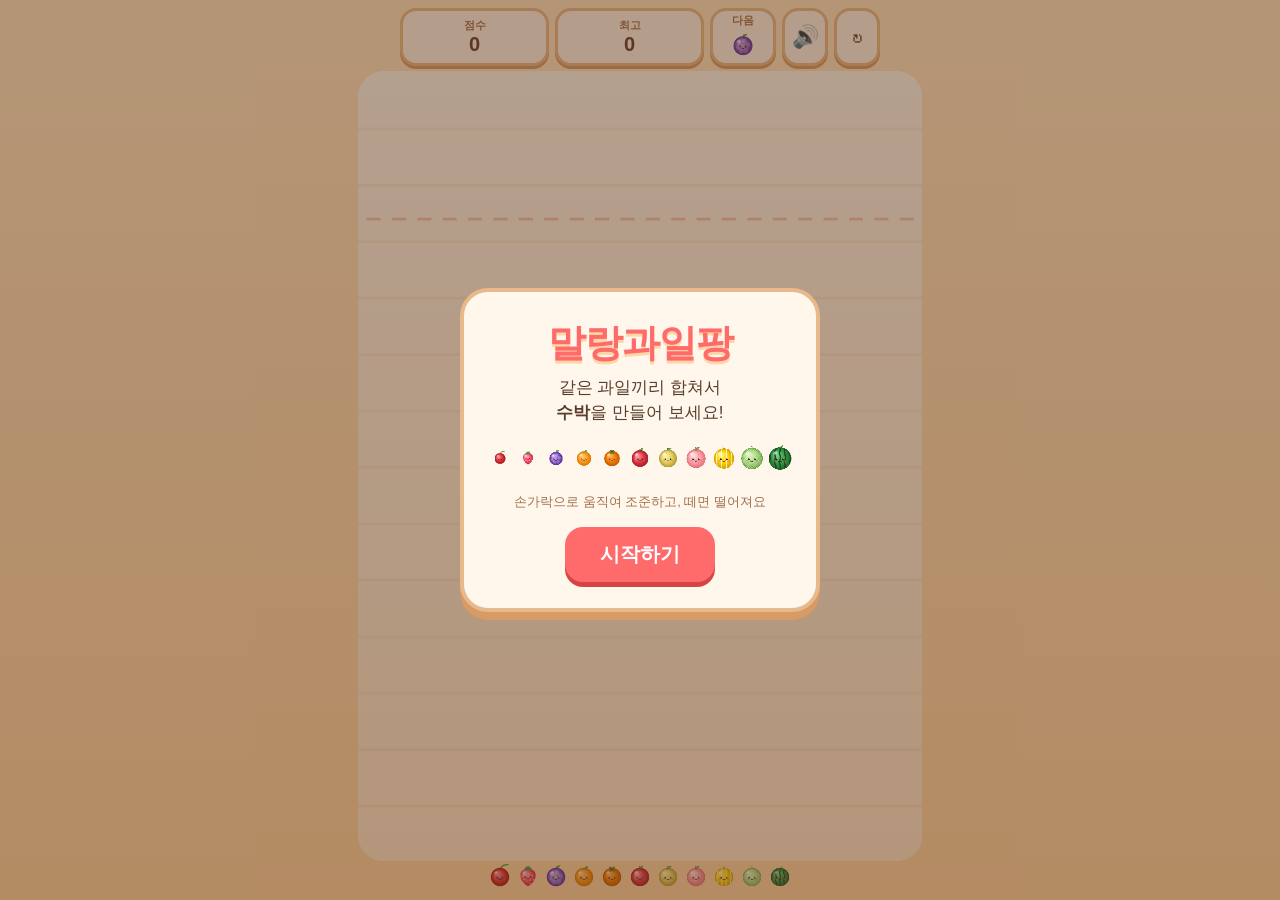
<file: index.html>
<!doctype html>
<html lang="ko">
  <head>
    <meta charset="UTF-8" />
    <meta name="viewport" content="width=device-width, initial-scale=1, maximum-scale=1, user-scalable=no, viewport-fit=cover" />
    <meta name="apple-mobile-web-app-capable" content="yes" />
    <meta name="theme-color" content="#ffe8c7" />
    <link rel="icon" href="[data-uri]" />
    <link rel="apple-touch-icon" href="[data-uri]" />
    <title>말랑과일팡</title>
    <script type="module" crossorigin>var e=Object.create,t=Object.defineProperty,n=Object.getOwnPropertyDescriptor,r=Object.getOwnPropertyNames,i=Object.getPrototypeOf,a=Object.prototype.hasOwnProperty,o=(e,t,n)=>()=>{if(n)throw n[0];try{return e&&(t=e(e=0)),t}catch(e){throw n=[e],e}},s=(e,t)=>()=>(t||(e((t={exports:{}}).exports,t,t.exports),e=null),t.exports),c=(e,n)=>{let r={};for(var i in e)t(r,i,{get:e[i],enumerable:!0});return n||t(r,Symbol.toStringTag,{value:`Module`}),r},l=(e,i,o,s)=>{if(i&&typeof i==`object`||typeof i==`function`)for(var c=r(i),l=0,u=c.length,d;l<u;l++)d=c[l],!a.call(e,d)&&d!==o&&t(e,d,{get:(e=>i[e]).bind(null,d),enumerable:!(s=n(i,d))||s.enumerable});return e},u=(n,r,o)=>(o=n==null?{}:e(i(n)),l(r||!n||!n.__esModule||!a.call(n,`default`)?t(o,`default`,{value:n,enumerable:!0}):o,n));(function(){let e=document.createElement(`link`).relList;if(e&&e.supports&&e.supports(`modulepreload`))return;for(let e of document.querySelectorAll(`link[rel="modulepreload"]`))n(e);new MutationObserver(e=>{for(let t of e)if(t.type===`childList`)for(let e of t.addedNodes)e.tagName===`LINK`&&e.rel===`modulepreload`&&n(e)}).observe(document,{childList:!0,subtree:!0});function t(e){let t={};return e.integrity&&(t.integrity=e.integrity),e.referrerPolicy&&(t.referrerPolicy=e.referrerPolicy),t.credentials=e.crossOrigin===`use-credentials`?`include`:e.crossOrigin===`anonymous`?`omit`:`same-origin`,t}function n(e){if(e.ep)return;e.ep=!0;let n=t(e);fetch(e.href,n)}})();var d=u(s(((e,t,n)=>{(function(n,r){typeof e==`object`&&typeof t==`object`?t.exports=r():typeof define==`function`&&define.amd?define(`Matter`,[],r):typeof e==`object`?e.Matter=r():n.Matter=r()})(n,function(){return(function(e){var t={};function n(r){if(t[r])return t[r].exports;var i=t[r]={i:r,l:!1,exports:{}};return e[r].call(i.exports,i,i.exports,n),i.l=!0,i.exports}return n.m=e,n.c=t,n.d=function(e,t,r){n.o(e,t)||Object.defineProperty(e,t,{enumerable:!0,get:r})},n.r=function(e){typeof Symbol<`u`&&Symbol.toStringTag&&Object.defineProperty(e,Symbol.toStringTag,{value:`Module`}),Object.defineProperty(e,"__esModule",{value:!0})},n.t=function(e,t){if(t&1&&(e=n(e)),t&8||t&4&&typeof e==`object`&&e&&e.__esModule)return e;var r=Object.create(null);if(n.r(r),Object.defineProperty(r,"default",{enumerable:!0,value:e}),t&2&&typeof e!=`string`)for(var i in e)n.d(r,i,function(t){return e[t]}.bind(null,i));return r},n.n=function(e){var t=e&&e.__esModule?function(){return e.default}:function(){return e};return n.d(t,`a`,t),t},n.o=function(e,t){return Object.prototype.hasOwnProperty.call(e,t)},n.p=``,n(n.s=20)})([(function(e,t){var n={};e.exports=n,(function(){n._baseDelta=1e3/60,n._nextId=0,n._seed=0,n._nowStartTime=+new Date,n._warnedOnce={},n._decomp=null,n.extend=function(e,t){var r,i;typeof t==`boolean`?(r=2,i=t):(r=1,i=!0);for(var a=r;a<arguments.length;a++){var o=arguments[a];if(o)for(var s in o)i&&o[s]&&o[s].constructor===Object&&(!e[s]||e[s].constructor===Object)?(e[s]=e[s]||{},n.extend(e[s],i,o[s])):e[s]=o[s]}return e},n.clone=function(e,t){return n.extend({},t,e)},n.keys=function(e){if(Object.keys)return Object.keys(e);var t=[];for(var n in e)t.push(n);return t},n.values=function(e){var t=[];if(Object.keys){for(var n=Object.keys(e),r=0;r<n.length;r++)t.push(e[n[r]]);return t}for(var i in e)t.push(e[i]);return t},n.get=function(e,t,n,r){t=t.split(`.`).slice(n,r);for(var i=0;i<t.length;i+=1)e=e[t[i]];return e},n.set=function(e,t,r,i,a){var o=t.split(`.`).slice(i,a);return n.get(e,t,0,-1)[o[o.length-1]]=r,r},n.shuffle=function(e){for(var t=e.length-1;t>0;t--){var r=Math.floor(n.random()*(t+1)),i=e[t];e[t]=e[r],e[r]=i}return e},n.choose=function(e){return e[Math.floor(n.random()*e.length)]},n.isElement=function(e){return typeof HTMLElement<`u`?e instanceof HTMLElement:!!(e&&e.nodeType&&e.nodeName)},n.isArray=function(e){return Object.prototype.toString.call(e)===`[object Array]`},n.isFunction=function(e){return typeof e==`function`},n.isPlainObject=function(e){return typeof e==`object`&&e.constructor===Object},n.isString=function(e){return toString.call(e)===`[object String]`},n.clamp=function(e,t,n){return e<t?t:e>n?n:e},n.sign=function(e){return e<0?-1:1},n.now=function(){if(typeof window<`u`&&window.performance){if(window.performance.now)return window.performance.now();if(window.performance.webkitNow)return window.performance.webkitNow()}return Date.now?Date.now():new Date-n._nowStartTime},n.random=function(t,n){return t=t===void 0?0:t,n=n===void 0?1:n,t+e()*(n-t)};var e=function(){return n._seed=(n._seed*9301+49297)%233280,n._seed/233280};n.colorToNumber=function(e){return e=e.replace(`#`,``),e.length==3&&(e=e.charAt(0)+e.charAt(0)+e.charAt(1)+e.charAt(1)+e.charAt(2)+e.charAt(2)),parseInt(e,16)},n.logLevel=1,n.log=function(){console&&n.logLevel>0&&n.logLevel<=3&&console.log.apply(console,[`matter-js:`].concat(Array.prototype.slice.call(arguments)))},n.info=function(){console&&n.logLevel>0&&n.logLevel<=2&&console.info.apply(console,[`matter-js:`].concat(Array.prototype.slice.call(arguments)))},n.warn=function(){console&&n.logLevel>0&&n.logLevel<=3&&console.warn.apply(console,[`matter-js:`].concat(Array.prototype.slice.call(arguments)))},n.warnOnce=function(){var e=Array.prototype.slice.call(arguments).join(` `);n._warnedOnce[e]||(n.warn(e),n._warnedOnce[e]=!0)},n.deprecated=function(e,t,r){e[t]=n.chain(function(){n.warnOnce(`🔅 deprecated 🔅`,r)},e[t])},n.nextId=function(){return n._nextId++},n.indexOf=function(e,t){if(e.indexOf)return e.indexOf(t);for(var n=0;n<e.length;n++)if(e[n]===t)return n;return-1},n.map=function(e,t){if(e.map)return e.map(t);for(var n=[],r=0;r<e.length;r+=1)n.push(t(e[r]));return n},n.topologicalSort=function(e){var t=[],r=[],i=[];for(var a in e)!r[a]&&!i[a]&&n._topologicalSort(a,r,i,e,t);return t},n._topologicalSort=function(e,t,r,i,a){var o=i[e]||[];r[e]=!0;for(var s=0;s<o.length;s+=1){var c=o[s];r[c]||t[c]||n._topologicalSort(c,t,r,i,a)}r[e]=!1,t[e]=!0,a.push(e)},n.chain=function(){for(var e=[],t=0;t<arguments.length;t+=1){var n=arguments[t];n._chained?e.push.apply(e,n._chained):e.push(n)}var r=function(){for(var t,n=Array(arguments.length),r=0,i=arguments.length;r<i;r++)n[r]=arguments[r];for(r=0;r<e.length;r+=1){var a=e[r].apply(t,n);a!==void 0&&(t=a)}return t};return r._chained=e,r},n.chainPathBefore=function(e,t,r){return n.set(e,t,n.chain(r,n.get(e,t)))},n.chainPathAfter=function(e,t,r){return n.set(e,t,n.chain(n.get(e,t),r))},n.setDecomp=function(e){n._decomp=e},n.getDecomp=function(){var e=n._decomp;try{!e&&typeof window<`u`&&(e=window.decomp),!e&&typeof global<`u`&&(e=global.decomp)}catch{e=null}return e}})()}),(function(e,t){var n={};e.exports=n,(function(){n.create=function(e){var t={min:{x:0,y:0},max:{x:0,y:0}};return e&&n.update(t,e),t},n.update=function(e,t,n){e.min.x=1/0,e.max.x=-1/0,e.min.y=1/0,e.max.y=-1/0;for(var r=0;r<t.length;r++){var i=t[r];i.x>e.max.x&&(e.max.x=i.x),i.x<e.min.x&&(e.min.x=i.x),i.y>e.max.y&&(e.max.y=i.y),i.y<e.min.y&&(e.min.y=i.y)}n&&(n.x>0?e.max.x+=n.x:e.min.x+=n.x,n.y>0?e.max.y+=n.y:e.min.y+=n.y)},n.contains=function(e,t){return t.x>=e.min.x&&t.x<=e.max.x&&t.y>=e.min.y&&t.y<=e.max.y},n.overlaps=function(e,t){return e.min.x<=t.max.x&&e.max.x>=t.min.x&&e.max.y>=t.min.y&&e.min.y<=t.max.y},n.translate=function(e,t){e.min.x+=t.x,e.max.x+=t.x,e.min.y+=t.y,e.max.y+=t.y},n.shift=function(e,t){var n=e.max.x-e.min.x,r=e.max.y-e.min.y;e.min.x=t.x,e.max.x=t.x+n,e.min.y=t.y,e.max.y=t.y+r}})()}),(function(e,t){var n={};e.exports=n,(function(){n.create=function(e,t){return{x:e||0,y:t||0}},n.clone=function(e){return{x:e.x,y:e.y}},n.magnitude=function(e){return Math.sqrt(e.x*e.x+e.y*e.y)},n.magnitudeSquared=function(e){return e.x*e.x+e.y*e.y},n.rotate=function(e,t,n){var r=Math.cos(t),i=Math.sin(t);n||={};var a=e.x*r-e.y*i;return n.y=e.x*i+e.y*r,n.x=a,n},n.rotateAbout=function(e,t,n,r){var i=Math.cos(t),a=Math.sin(t);r||={};var o=n.x+((e.x-n.x)*i-(e.y-n.y)*a);return r.y=n.y+((e.x-n.x)*a+(e.y-n.y)*i),r.x=o,r},n.normalise=function(e){var t=n.magnitude(e);return t===0?{x:0,y:0}:{x:e.x/t,y:e.y/t}},n.dot=function(e,t){return e.x*t.x+e.y*t.y},n.cross=function(e,t){return e.x*t.y-e.y*t.x},n.cross3=function(e,t,n){return(t.x-e.x)*(n.y-e.y)-(t.y-e.y)*(n.x-e.x)},n.add=function(e,t,n){return n||={},n.x=e.x+t.x,n.y=e.y+t.y,n},n.sub=function(e,t,n){return n||={},n.x=e.x-t.x,n.y=e.y-t.y,n},n.mult=function(e,t){return{x:e.x*t,y:e.y*t}},n.div=function(e,t){return{x:e.x/t,y:e.y/t}},n.perp=function(e,t){return t=t===!0?-1:1,{x:t*-e.y,y:t*e.x}},n.neg=function(e){return{x:-e.x,y:-e.y}},n.angle=function(e,t){return Math.atan2(t.y-e.y,t.x-e.x)},n._temp=[n.create(),n.create(),n.create(),n.create(),n.create(),n.create()]})()}),(function(e,t,n){var r={};e.exports=r;var i=n(2),a=n(0);(function(){r.create=function(e,t){for(var n=[],r=0;r<e.length;r++){var i=e[r],a={x:i.x,y:i.y,index:r,body:t,isInternal:!1};n.push(a)}return n},r.fromPath=function(e,t){var n=/L?\s*([-\d.e]+)[\s,]*([-\d.e]+)*/gi,i=[];return e.replace(n,function(e,t,n){i.push({x:parseFloat(t),y:parseFloat(n)})}),r.create(i,t)},r.centre=function(e){for(var t=r.area(e,!0),n={x:0,y:0},a,o,s,c=0;c<e.length;c++)s=(c+1)%e.length,a=i.cross(e[c],e[s]),o=i.mult(i.add(e[c],e[s]),a),n=i.add(n,o);return i.div(n,6*t)},r.mean=function(e){for(var t={x:0,y:0},n=0;n<e.length;n++)t.x+=e[n].x,t.y+=e[n].y;return i.div(t,e.length)},r.area=function(e,t){for(var n=0,r=e.length-1,i=0;i<e.length;i++)n+=(e[r].x-e[i].x)*(e[r].y+e[i].y),r=i;return t?n/2:Math.abs(n)/2},r.inertia=function(e,t){for(var n=0,r=0,a=e,o,s,c=0;c<a.length;c++)s=(c+1)%a.length,o=Math.abs(i.cross(a[s],a[c])),n+=o*(i.dot(a[s],a[s])+i.dot(a[s],a[c])+i.dot(a[c],a[c])),r+=o;return t/6*(n/r)},r.translate=function(e,t,n){n=n===void 0?1:n;for(var r=e.length,i=t.x*n,a=t.y*n,o=0;o<r;o++)e[o].x+=i,e[o].y+=a;return e},r.rotate=function(e,t,n){if(t!==0){for(var r=Math.cos(t),i=Math.sin(t),a=n.x,o=n.y,s=e.length,c,l,u,d=0;d<s;d++)c=e[d],l=c.x-a,u=c.y-o,c.x=a+(l*r-u*i),c.y=o+(l*i+u*r);return e}},r.contains=function(e,t){for(var n=t.x,r=t.y,i=e.length,a=e[i-1],o,s=0;s<i;s++){if(o=e[s],(n-a.x)*(o.y-a.y)+(r-a.y)*(a.x-o.x)>0)return!1;a=o}return!0},r.scale=function(e,t,n,a){if(t===1&&n===1)return e;a||=r.centre(e);for(var o,s,c=0;c<e.length;c++)o=e[c],s=i.sub(o,a),e[c].x=a.x+s.x*t,e[c].y=a.y+s.y*n;return e},r.chamfer=function(e,t,n,r,o){typeof t==`number`?t=[t]:t||=[8],n=n===void 0?-1:n,r||=2,o||=14;for(var s=[],c=0;c<e.length;c++){var l=e[c-1>=0?c-1:e.length-1],u=e[c],d=e[(c+1)%e.length],f=t[c<t.length?c:t.length-1];if(f===0)s.push(u);else{var p=i.normalise({x:u.y-l.y,y:l.x-u.x}),m=i.normalise({x:d.y-u.y,y:u.x-d.x}),h=Math.sqrt(2*f**2),g=i.mult(a.clone(p),f),_=i.normalise(i.mult(i.add(p,m),.5)),v=i.sub(u,i.mult(_,h)),y=n;n===-1&&(y=f**.32*1.75),y=a.clamp(y,r,o),y%2==1&&(y+=1);for(var b=Math.acos(i.dot(p,m))/y,x=0;x<y;x++)s.push(i.add(i.rotate(g,b*x),v))}}return s},r.clockwiseSort=function(e){var t=r.mean(e);return e.sort(function(e,n){return i.angle(t,e)-i.angle(t,n)}),e},r.isConvex=function(e){var t=0,n=e.length,r,i,a,o;if(n<3)return null;for(r=0;r<n;r++)if(i=(r+1)%n,a=(r+2)%n,o=(e[i].x-e[r].x)*(e[a].y-e[i].y),o-=(e[i].y-e[r].y)*(e[a].x-e[i].x),o<0?t|=1:o>0&&(t|=2),t===3)return!1;return t!==0||null},r.hull=function(e){var t=[],n=[],r,a;for(e=e.slice(0),e.sort(function(e,t){var n=e.x-t.x;return n===0?e.y-t.y:n}),a=0;a<e.length;a+=1){for(r=e[a];n.length>=2&&i.cross3(n[n.length-2],n[n.length-1],r)<=0;)n.pop();n.push(r)}for(a=e.length-1;a>=0;--a){for(r=e[a];t.length>=2&&i.cross3(t[t.length-2],t[t.length-1],r)<=0;)t.pop();t.push(r)}return t.pop(),n.pop(),t.concat(n)}})()}),(function(e,t,n){var r={};e.exports=r;var i=n(3),a=n(2),o=n(7),s=n(0),c=n(1),l=n(11);(function(){r._timeCorrection=!0,r._inertiaScale=4,r._nextCollidingGroupId=1,r._nextNonCollidingGroupId=-1,r._nextCategory=1,r._baseDelta=1e3/60,r.create=function(t){var n={id:s.nextId(),type:`body`,label:`Body`,parts:[],plugin:{},angle:0,vertices:i.fromPath(`L 0 0 L 40 0 L 40 40 L 0 40`),position:{x:0,y:0},force:{x:0,y:0},torque:0,positionImpulse:{x:0,y:0},constraintImpulse:{x:0,y:0,angle:0},totalContacts:0,speed:0,angularSpeed:0,velocity:{x:0,y:0},angularVelocity:0,isSensor:!1,isStatic:!1,isSleeping:!1,motion:0,sleepThreshold:60,density:.001,restitution:0,friction:.1,frictionStatic:.5,frictionAir:.01,collisionFilter:{category:1,mask:4294967295,group:0},slop:.05,timeScale:1,render:{visible:!0,opacity:1,strokeStyle:null,fillStyle:null,lineWidth:null,sprite:{xScale:1,yScale:1,xOffset:0,yOffset:0}},events:null,bounds:null,chamfer:null,circleRadius:0,positionPrev:null,anglePrev:0,parent:null,axes:null,area:0,mass:0,inertia:0,deltaTime:1e3/60,_original:null},r=s.extend(n,t);return e(r,t),r},r.nextGroup=function(e){return e?r._nextNonCollidingGroupId--:r._nextCollidingGroupId++},r.nextCategory=function(){return r._nextCategory<<=1,r._nextCategory};var e=function(e,t){t||={},r.set(e,{bounds:e.bounds||c.create(e.vertices),positionPrev:e.positionPrev||a.clone(e.position),anglePrev:e.anglePrev||e.angle,vertices:e.vertices,parts:e.parts||[e],isStatic:e.isStatic,isSleeping:e.isSleeping,parent:e.parent||e}),i.rotate(e.vertices,e.angle,e.position),l.rotate(e.axes,e.angle),c.update(e.bounds,e.vertices,e.velocity),r.set(e,{axes:t.axes||e.axes,area:t.area||e.area,mass:t.mass||e.mass,inertia:t.inertia||e.inertia});var n=e.isStatic?`#14151f`:s.choose([`#f19648`,`#f5d259`,`#f55a3c`,`#063e7b`,`#ececd1`]),o=e.isStatic?`#555`:`#ccc`,u=e.isStatic&&e.render.fillStyle===null?1:0;e.render.fillStyle=e.render.fillStyle||n,e.render.strokeStyle=e.render.strokeStyle||o,e.render.lineWidth=e.render.lineWidth||u,e.render.sprite.xOffset+=-(e.bounds.min.x-e.position.x)/(e.bounds.max.x-e.bounds.min.x),e.render.sprite.yOffset+=-(e.bounds.min.y-e.position.y)/(e.bounds.max.y-e.bounds.min.y)};r.set=function(e,t,n){for(var i in typeof t==`string`&&(i=t,t={},t[i]=n),t)if(Object.prototype.hasOwnProperty.call(t,i))switch(n=t[i],i){case`isStatic`:r.setStatic(e,n);break;case`isSleeping`:o.set(e,n);break;case`mass`:r.setMass(e,n);break;case`density`:r.setDensity(e,n);break;case`inertia`:r.setInertia(e,n);break;case`vertices`:r.setVertices(e,n);break;case`position`:r.setPosition(e,n);break;case`angle`:r.setAngle(e,n);break;case`velocity`:r.setVelocity(e,n);break;case`angularVelocity`:r.setAngularVelocity(e,n);break;case`speed`:r.setSpeed(e,n);break;case`angularSpeed`:r.setAngularSpeed(e,n);break;case`parts`:r.setParts(e,n);break;case`centre`:r.setCentre(e,n);break;default:e[i]=n}},r.setStatic=function(e,t){for(var n=0;n<e.parts.length;n++){var r=e.parts[n];t?(r.isStatic||(r._original={restitution:r.restitution,friction:r.friction,mass:r.mass,inertia:r.inertia,density:r.density,inverseMass:r.inverseMass,inverseInertia:r.inverseInertia}),r.restitution=0,r.friction=1,r.mass=r.inertia=r.density=1/0,r.inverseMass=r.inverseInertia=0,r.positionPrev.x=r.position.x,r.positionPrev.y=r.position.y,r.anglePrev=r.angle,r.angularVelocity=0,r.speed=0,r.angularSpeed=0,r.motion=0):r._original&&=(r.restitution=r._original.restitution,r.friction=r._original.friction,r.mass=r._original.mass,r.inertia=r._original.inertia,r.density=r._original.density,r.inverseMass=r._original.inverseMass,r.inverseInertia=r._original.inverseInertia,null),r.isStatic=t}},r.setMass=function(e,t){e.inertia=e.inertia/(e.mass/6)*(t/6),e.inverseInertia=1/e.inertia,e.mass=t,e.inverseMass=1/e.mass,e.density=e.mass/e.area},r.setDensity=function(e,t){r.setMass(e,t*e.area),e.density=t},r.setInertia=function(e,t){e.inertia=t,e.inverseInertia=1/e.inertia},r.setVertices=function(e,t){e.vertices=t[0].body===e?t:i.create(t,e),e.axes=l.fromVertices(e.vertices),e.area=i.area(e.vertices),r.setMass(e,e.density*e.area);var n=i.centre(e.vertices);i.translate(e.vertices,n,-1),r.setInertia(e,r._inertiaScale*i.inertia(e.vertices,e.mass)),i.translate(e.vertices,e.position),c.update(e.bounds,e.vertices,e.velocity)},r.setParts=function(e,t,n){var a;for(t=t.slice(0),e.parts.length=0,e.parts.push(e),e.parent=e,a=0;a<t.length;a++){var o=t[a];o!==e&&(o.parent=e,e.parts.push(o))}if(e.parts.length!==1){if(n=n===void 0||n,n){var s=[];for(a=0;a<t.length;a++)s=s.concat(t[a].vertices);i.clockwiseSort(s);var c=i.hull(s),l=i.centre(c);r.setVertices(e,c),i.translate(e.vertices,l)}var u=r._totalProperties(e);e.area=u.area,e.parent=e,e.position.x=u.centre.x,e.position.y=u.centre.y,e.positionPrev.x=u.centre.x,e.positionPrev.y=u.centre.y,r.setMass(e,u.mass),r.setInertia(e,u.inertia),r.setPosition(e,u.centre)}},r.setCentre=function(e,t,n){n?(e.positionPrev.x+=t.x,e.positionPrev.y+=t.y,e.position.x+=t.x,e.position.y+=t.y):(e.positionPrev.x=t.x-(e.position.x-e.positionPrev.x),e.positionPrev.y=t.y-(e.position.y-e.positionPrev.y),e.position.x=t.x,e.position.y=t.y)},r.setPosition=function(e,t,n){var r=a.sub(t,e.position);n?(e.positionPrev.x=e.position.x,e.positionPrev.y=e.position.y,e.velocity.x=r.x,e.velocity.y=r.y,e.speed=a.magnitude(r)):(e.positionPrev.x+=r.x,e.positionPrev.y+=r.y);for(var o=0;o<e.parts.length;o++){var s=e.parts[o];s.position.x+=r.x,s.position.y+=r.y,i.translate(s.vertices,r),c.update(s.bounds,s.vertices,e.velocity)}},r.setAngle=function(e,t,n){var r=t-e.angle;n?(e.anglePrev=e.angle,e.angularVelocity=r,e.angularSpeed=Math.abs(r)):e.anglePrev+=r;for(var o=0;o<e.parts.length;o++){var s=e.parts[o];s.angle+=r,i.rotate(s.vertices,r,e.position),l.rotate(s.axes,r),c.update(s.bounds,s.vertices,e.velocity),o>0&&a.rotateAbout(s.position,r,e.position,s.position)}},r.setVelocity=function(e,t){var n=e.deltaTime/r._baseDelta;e.positionPrev.x=e.position.x-t.x*n,e.positionPrev.y=e.position.y-t.y*n,e.velocity.x=(e.position.x-e.positionPrev.x)/n,e.velocity.y=(e.position.y-e.positionPrev.y)/n,e.speed=a.magnitude(e.velocity)},r.getVelocity=function(e){var t=r._baseDelta/e.deltaTime;return{x:(e.position.x-e.positionPrev.x)*t,y:(e.position.y-e.positionPrev.y)*t}},r.getSpeed=function(e){return a.magnitude(r.getVelocity(e))},r.setSpeed=function(e,t){r.setVelocity(e,a.mult(a.normalise(r.getVelocity(e)),t))},r.setAngularVelocity=function(e,t){var n=e.deltaTime/r._baseDelta;e.anglePrev=e.angle-t*n,e.angularVelocity=(e.angle-e.anglePrev)/n,e.angularSpeed=Math.abs(e.angularVelocity)},r.getAngularVelocity=function(e){return(e.angle-e.anglePrev)*r._baseDelta/e.deltaTime},r.getAngularSpeed=function(e){return Math.abs(r.getAngularVelocity(e))},r.setAngularSpeed=function(e,t){r.setAngularVelocity(e,s.sign(r.getAngularVelocity(e))*t)},r.translate=function(e,t,n){r.setPosition(e,a.add(e.position,t),n)},r.rotate=function(e,t,n,i){if(!n)r.setAngle(e,e.angle+t,i);else{var a=Math.cos(t),o=Math.sin(t),s=e.position.x-n.x,c=e.position.y-n.y;r.setPosition(e,{x:n.x+(s*a-c*o),y:n.y+(s*o+c*a)},i),r.setAngle(e,e.angle+t,i)}},r.scale=function(e,t,n,a){var o=0,s=0;a||=e.position;for(var u=0;u<e.parts.length;u++){var d=e.parts[u];i.scale(d.vertices,t,n,a),d.axes=l.fromVertices(d.vertices),d.area=i.area(d.vertices),r.setMass(d,e.density*d.area),i.translate(d.vertices,{x:-d.position.x,y:-d.position.y}),r.setInertia(d,r._inertiaScale*i.inertia(d.vertices,d.mass)),i.translate(d.vertices,{x:d.position.x,y:d.position.y}),u>0&&(o+=d.area,s+=d.inertia),d.position.x=a.x+(d.position.x-a.x)*t,d.position.y=a.y+(d.position.y-a.y)*n,c.update(d.bounds,d.vertices,e.velocity)}e.parts.length>1&&(e.area=o,e.isStatic||(r.setMass(e,e.density*o),r.setInertia(e,s))),e.circleRadius&&(t===n?e.circleRadius*=t:e.circleRadius=null)},r.update=function(e,t){t=(t===void 0?1e3/60:t)*e.timeScale;var n=t*t,o=r._timeCorrection?t/(e.deltaTime||t):1,u=1-e.frictionAir*(t/s._baseDelta),d=(e.position.x-e.positionPrev.x)*o,f=(e.position.y-e.positionPrev.y)*o;e.velocity.x=d*u+e.force.x/e.mass*n,e.velocity.y=f*u+e.force.y/e.mass*n,e.positionPrev.x=e.position.x,e.positionPrev.y=e.position.y,e.position.x+=e.velocity.x,e.position.y+=e.velocity.y,e.deltaTime=t,e.angularVelocity=(e.angle-e.anglePrev)*u*o+e.torque/e.inertia*n,e.anglePrev=e.angle,e.angle+=e.angularVelocity;for(var p=0;p<e.parts.length;p++){var m=e.parts[p];i.translate(m.vertices,e.velocity),p>0&&(m.position.x+=e.velocity.x,m.position.y+=e.velocity.y),e.angularVelocity!==0&&(i.rotate(m.vertices,e.angularVelocity,e.position),l.rotate(m.axes,e.angularVelocity),p>0&&a.rotateAbout(m.position,e.angularVelocity,e.position,m.position)),c.update(m.bounds,m.vertices,e.velocity)}},r.updateVelocities=function(e){var t=r._baseDelta/e.deltaTime,n=e.velocity;n.x=(e.position.x-e.positionPrev.x)*t,n.y=(e.position.y-e.positionPrev.y)*t,e.speed=Math.sqrt(n.x*n.x+n.y*n.y),e.angularVelocity=(e.angle-e.anglePrev)*t,e.angularSpeed=Math.abs(e.angularVelocity)},r.applyForce=function(e,t,n){var r={x:t.x-e.position.x,y:t.y-e.position.y};e.force.x+=n.x,e.force.y+=n.y,e.torque+=r.x*n.y-r.y*n.x},r._totalProperties=function(e){for(var t={mass:0,area:0,inertia:0,centre:{x:0,y:0}},n=e.parts.length===1?0:1;n<e.parts.length;n++){var r=e.parts[n],i=r.mass===1/0?1:r.mass;t.mass+=i,t.area+=r.area,t.inertia+=r.inertia,t.centre=a.add(t.centre,a.mult(r.position,i))}return t.centre=a.div(t.centre,t.mass),t}})()}),(function(e,t,n){var r={};e.exports=r;var i=n(0);(function(){r.on=function(e,t,n){for(var r=t.split(` `),i,a=0;a<r.length;a++)i=r[a],e.events=e.events||{},e.events[i]=e.events[i]||[],e.events[i].push(n);return n},r.off=function(e,t,n){if(!t)e.events={};else{typeof t==`function`&&(n=t,t=i.keys(e.events).join(` `));for(var r=t.split(` `),a=0;a<r.length;a++){var o=e.events[r[a]],s=[];if(n&&o)for(var c=0;c<o.length;c++)o[c]!==n&&s.push(o[c]);e.events[r[a]]=s}}},r.trigger=function(e,t,n){var r,a,o,s,c=e.events;if(c&&i.keys(c).length>0){n||={},r=t.split(` `);for(var l=0;l<r.length;l++)if(a=r[l],o=c[a],o){s=i.clone(n,!1),s.name=a,s.source=e;for(var u=0;u<o.length;u++)o[u].apply(e,[s])}}}})()}),(function(e,t,n){var r={};e.exports=r;var i=n(5),a=n(0),o=n(1),s=n(4);(function(){r.create=function(e){return a.extend({id:a.nextId(),type:`composite`,parent:null,isModified:!1,bodies:[],constraints:[],composites:[],label:`Composite`,plugin:{},cache:{allBodies:null,allConstraints:null,allComposites:null}},e)},r.setModified=function(e,t,n,i){if(e.isModified=t,t&&e.cache&&(e.cache.allBodies=null,e.cache.allConstraints=null,e.cache.allComposites=null),n&&e.parent&&r.setModified(e.parent,t,n,i),i)for(var a=0;a<e.composites.length;a++){var o=e.composites[a];r.setModified(o,t,n,i)}},r.add=function(e,t){var n=[].concat(t);i.trigger(e,`beforeAdd`,{object:t});for(var o=0;o<n.length;o++){var s=n[o];switch(s.type){case`body`:if(s.parent!==s){a.warn(`Composite.add: skipped adding a compound body part (you must add its parent instead)`);break}r.addBody(e,s);break;case`constraint`:r.addConstraint(e,s);break;case`composite`:r.addComposite(e,s);break;case`mouseConstraint`:r.addConstraint(e,s.constraint)}}return i.trigger(e,`afterAdd`,{object:t}),e},r.remove=function(e,t,n){var a=[].concat(t);i.trigger(e,`beforeRemove`,{object:t});for(var o=0;o<a.length;o++){var s=a[o];switch(s.type){case`body`:r.removeBody(e,s,n);break;case`constraint`:r.removeConstraint(e,s,n);break;case`composite`:r.removeComposite(e,s,n);break;case`mouseConstraint`:r.removeConstraint(e,s.constraint)}}return i.trigger(e,`afterRemove`,{object:t}),e},r.addComposite=function(e,t){return e.composites.push(t),t.parent=e,r.setModified(e,!0,!0,!1),e},r.removeComposite=function(e,t,n){var i=a.indexOf(e.composites,t);if(i!==-1){var o=r.allBodies(t);r.removeCompositeAt(e,i);for(var s=0;s<o.length;s++)o[s].sleepCounter=0}if(n)for(var s=0;s<e.composites.length;s++)r.removeComposite(e.composites[s],t,!0);return e},r.removeCompositeAt=function(e,t){return e.composites.splice(t,1),r.setModified(e,!0,!0,!1),e},r.addBody=function(e,t){return e.bodies.push(t),r.setModified(e,!0,!0,!1),e},r.removeBody=function(e,t,n){var i=a.indexOf(e.bodies,t);if(i!==-1&&(r.removeBodyAt(e,i),t.sleepCounter=0),n)for(var o=0;o<e.composites.length;o++)r.removeBody(e.composites[o],t,!0);return e},r.removeBodyAt=function(e,t){return e.bodies.splice(t,1),r.setModified(e,!0,!0,!1),e},r.addConstraint=function(e,t){return e.constraints.push(t),r.setModified(e,!0,!0,!1),e},r.removeConstraint=function(e,t,n){var i=a.indexOf(e.constraints,t);if(i!==-1&&r.removeConstraintAt(e,i),n)for(var o=0;o<e.composites.length;o++)r.removeConstraint(e.composites[o],t,!0);return e},r.removeConstraintAt=function(e,t){return e.constraints.splice(t,1),r.setModified(e,!0,!0,!1),e},r.clear=function(e,t,n){if(n)for(var i=0;i<e.composites.length;i++)r.clear(e.composites[i],t,!0);return t?e.bodies=e.bodies.filter(function(e){return e.isStatic}):e.bodies.length=0,e.constraints.length=0,e.composites.length=0,r.setModified(e,!0,!0,!1),e},r.allBodies=function(e){if(e.cache&&e.cache.allBodies)return e.cache.allBodies;for(var t=[].concat(e.bodies),n=0;n<e.composites.length;n++)t=t.concat(r.allBodies(e.composites[n]));return e.cache&&(e.cache.allBodies=t),t},r.allConstraints=function(e){if(e.cache&&e.cache.allConstraints)return e.cache.allConstraints;for(var t=[].concat(e.constraints),n=0;n<e.composites.length;n++)t=t.concat(r.allConstraints(e.composites[n]));return e.cache&&(e.cache.allConstraints=t),t},r.allComposites=function(e){if(e.cache&&e.cache.allComposites)return e.cache.allComposites;for(var t=[].concat(e.composites),n=0;n<e.composites.length;n++)t=t.concat(r.allComposites(e.composites[n]));return e.cache&&(e.cache.allComposites=t),t},r.get=function(e,t,n){var i,a;switch(n){case`body`:i=r.allBodies(e);break;case`constraint`:i=r.allConstraints(e);break;case`composite`:i=r.allComposites(e).concat(e)}return i?(a=i.filter(function(e){return e.id.toString()===t.toString()}),a.length===0?null:a[0]):null},r.move=function(e,t,n){return r.remove(e,t),r.add(n,t),e},r.rebase=function(e){for(var t=r.allBodies(e).concat(r.allConstraints(e)).concat(r.allComposites(e)),n=0;n<t.length;n++)t[n].id=a.nextId();return e},r.translate=function(e,t,n){for(var i=n?r.allBodies(e):e.bodies,a=0;a<i.length;a++)s.translate(i[a],t);return e},r.rotate=function(e,t,n,i){for(var a=Math.cos(t),o=Math.sin(t),c=i?r.allBodies(e):e.bodies,l=0;l<c.length;l++){var u=c[l],d=u.position.x-n.x,f=u.position.y-n.y;s.setPosition(u,{x:n.x+(d*a-f*o),y:n.y+(d*o+f*a)}),s.rotate(u,t)}return e},r.scale=function(e,t,n,i,a){for(var o=a?r.allBodies(e):e.bodies,c=0;c<o.length;c++){var l=o[c],u=l.position.x-i.x,d=l.position.y-i.y;s.setPosition(l,{x:i.x+u*t,y:i.y+d*n}),s.scale(l,t,n)}return e},r.bounds=function(e){for(var t=r.allBodies(e),n=[],i=0;i<t.length;i+=1){var a=t[i];n.push(a.bounds.min,a.bounds.max)}return o.create(n)}})()}),(function(e,t,n){var r={};e.exports=r;var i=n(4),a=n(5),o=n(0);(function(){r._motionWakeThreshold=.18,r._motionSleepThreshold=.08,r._minBias=.9,r.update=function(e,t){for(var n=t/o._baseDelta,a=r._motionSleepThreshold,s=0;s<e.length;s++){var c=e[s],l=i.getSpeed(c),u=i.getAngularSpeed(c),d=l*l+u*u;if(c.force.x!==0||c.force.y!==0)r.set(c,!1);else{var f=Math.min(c.motion,d),p=Math.max(c.motion,d);c.motion=r._minBias*f+(1-r._minBias)*p,c.sleepThreshold>0&&c.motion<a?(c.sleepCounter+=1,c.sleepCounter>=c.sleepThreshold/n&&r.set(c,!0)):c.sleepCounter>0&&--c.sleepCounter}}},r.afterCollisions=function(e){for(var t=r._motionSleepThreshold,n=0;n<e.length;n++){var i=e[n];if(i.isActive){var a=i.collision,o=a.bodyA.parent,s=a.bodyB.parent;if(!(o.isSleeping&&s.isSleeping||o.isStatic||s.isStatic)&&(o.isSleeping||s.isSleeping)){var c=o.isSleeping&&!o.isStatic?o:s,l=c===o?s:o;!c.isStatic&&l.motion>t&&r.set(c,!1)}}}},r.set=function(e,t){var n=e.isSleeping;t?(e.isSleeping=!0,e.sleepCounter=e.sleepThreshold,e.positionImpulse.x=0,e.positionImpulse.y=0,e.positionPrev.x=e.position.x,e.positionPrev.y=e.position.y,e.anglePrev=e.angle,e.speed=0,e.angularSpeed=0,e.motion=0,n||a.trigger(e,`sleepStart`)):(e.isSleeping=!1,e.sleepCounter=0,n&&a.trigger(e,`sleepEnd`))}})()}),(function(e,t,n){var r={};e.exports=r;var i=n(3),a=n(9);(function(){var e=[],t={overlap:0,axis:null},n={overlap:0,axis:null};r.create=function(e,t){return{pair:null,collided:!1,bodyA:e,bodyB:t,parentA:e.parent,parentB:t.parent,depth:0,normal:{x:0,y:0},tangent:{x:0,y:0},penetration:{x:0,y:0},supports:[null,null],supportCount:0}},r.collides=function(e,o,s){if(r._overlapAxes(t,e.vertices,o.vertices,e.axes),t.overlap<=0||(r._overlapAxes(n,o.vertices,e.vertices,o.axes),n.overlap<=0))return null;var c=s&&s.table[a.id(e,o)],l;c?l=c.collision:(l=r.create(e,o),l.collided=!0,l.bodyA=e.id<o.id?e:o,l.bodyB=e.id<o.id?o:e,l.parentA=l.bodyA.parent,l.parentB=l.bodyB.parent),e=l.bodyA,o=l.bodyB;var u=t.overlap<n.overlap?t:n,d=l.normal,f=l.tangent,p=l.penetration,m=l.supports,h=u.overlap,g=u.axis,_=g.x,v=g.y,y=o.position.x-e.position.x,b=o.position.y-e.position.y;_*y+v*b>=0&&(_=-_,v=-v),d.x=_,d.y=v,f.x=-v,f.y=_,p.x=_*h,p.y=v*h,l.depth=h;var x=r._findSupports(e,o,d,1),S=0;if(i.contains(e.vertices,x[0])&&(m[S++]=x[0]),i.contains(e.vertices,x[1])&&(m[S++]=x[1]),S<2){var C=r._findSupports(o,e,d,-1);i.contains(o.vertices,C[0])&&(m[S++]=C[0]),S<2&&i.contains(o.vertices,C[1])&&(m[S++]=C[1])}return S===0&&(m[S++]=x[0]),l.supportCount=S,l},r._overlapAxes=function(e,t,n,r){for(var i=t.length,a=n.length,o=t[0].x,s=t[0].y,c=n[0].x,l=n[0].y,u=r.length,d=Number.MAX_VALUE,f=0,p,m,h,g,_=0,v;_<u;_++){var y=r[_],b=y.x,x=y.y,S=o*b+s*x,C=c*b+l*x,w=S,T=C;for(v=1;v<i;v+=1)g=t[v].x*b+t[v].y*x,g>w?w=g:g<S&&(S=g);for(v=1;v<a;v+=1)g=n[v].x*b+n[v].y*x,g>T?T=g:g<C&&(C=g);if(m=w-C,h=T-S,p=m<h?m:h,p<d&&(d=p,f=_,p<=0))break}e.axis=r[f],e.overlap=d},r._findSupports=function(t,n,r,i){for(var a=n.vertices,o=a.length,s=t.position.x,c=t.position.y,l=r.x*i,u=r.y*i,d=a[0],f=d,p=l*(s-f.x)+u*(c-f.y),m,h,g=1;g<o;g+=1)f=a[g],h=l*(s-f.x)+u*(c-f.y),h<p&&(p=h,d=f);return m=a[(o+d.index-1)%o],p=l*(s-m.x)+u*(c-m.y),f=a[(d.index+1)%o],l*(s-f.x)+u*(c-f.y)<p?(e[0]=d,e[1]=f,e):(e[0]=d,e[1]=m,e)}})()}),(function(e,t,n){var r={};e.exports=r;var i=n(16);(function(){r.create=function(e,t){var n=e.bodyA,a=e.bodyB,o={id:r.id(n,a),bodyA:n,bodyB:a,collision:e,contacts:[i.create(),i.create()],contactCount:0,separation:0,isActive:!0,isSensor:n.isSensor||a.isSensor,timeCreated:t,timeUpdated:t,inverseMass:0,friction:0,frictionStatic:0,restitution:0,slop:0};return r.update(o,e,t),o},r.update=function(e,t,n){var r=t.supports,i=t.supportCount,a=e.contacts,o=t.parentA,s=t.parentB;e.isActive=!0,e.timeUpdated=n,e.collision=t,e.separation=t.depth,e.inverseMass=o.inverseMass+s.inverseMass,e.friction=o.friction<s.friction?o.friction:s.friction,e.frictionStatic=o.frictionStatic>s.frictionStatic?o.frictionStatic:s.frictionStatic,e.restitution=o.restitution>s.restitution?o.restitution:s.restitution,e.slop=o.slop>s.slop?o.slop:s.slop,e.contactCount=i,t.pair=e;var c=r[0],l=a[0],u=r[1],d=a[1];(d.vertex===c||l.vertex===u)&&(a[1]=l,a[0]=l=d,d=a[1]),l.vertex=c,d.vertex=u},r.setActive=function(e,t,n){t?(e.isActive=!0,e.timeUpdated=n):(e.isActive=!1,e.contactCount=0)},r.id=function(e,t){return e.id<t.id?e.id.toString(36)+`:`+t.id.toString(36):t.id.toString(36)+`:`+e.id.toString(36)}})()}),(function(e,t,n){var r={};e.exports=r;var i=n(3),a=n(2),o=n(7),s=n(1),c=n(11),l=n(0);(function(){r._warming=.4,r._torqueDampen=1,r._minLength=1e-6,r.create=function(e){var t=e;t.bodyA&&!t.pointA&&(t.pointA={x:0,y:0}),t.bodyB&&!t.pointB&&(t.pointB={x:0,y:0});var n=t.bodyA?a.add(t.bodyA.position,t.pointA):t.pointA,r=t.bodyB?a.add(t.bodyB.position,t.pointB):t.pointB,i=a.magnitude(a.sub(n,r));t.length=t.length===void 0?i:t.length,t.id=t.id||l.nextId(),t.label=t.label||`Constraint`,t.type=`constraint`,t.stiffness=t.stiffness||(t.length>0?1:.7),t.damping=t.damping||0,t.angularStiffness=t.angularStiffness||0,t.angleA=t.bodyA?t.bodyA.angle:t.angleA,t.angleB=t.bodyB?t.bodyB.angle:t.angleB,t.plugin={};var o={visible:!0,lineWidth:2,strokeStyle:`#ffffff`,type:`line`,anchors:!0};return t.length===0&&t.stiffness>.1?(o.type=`pin`,o.anchors=!1):t.stiffness<.9&&(o.type=`spring`),t.render=l.extend(o,t.render),t},r.preSolveAll=function(e){for(var t=0;t<e.length;t+=1){var n=e[t],r=n.constraintImpulse;n.isStatic||r.x===0&&r.y===0&&r.angle===0||(n.position.x+=r.x,n.position.y+=r.y,n.angle+=r.angle)}},r.solveAll=function(e,t){for(var n=l.clamp(t/l._baseDelta,0,1),i=0;i<e.length;i+=1){var a=e[i],o=!a.bodyA||a.bodyA&&a.bodyA.isStatic,s=!a.bodyB||a.bodyB&&a.bodyB.isStatic;(o||s)&&r.solve(e[i],n)}for(i=0;i<e.length;i+=1)a=e[i],o=!a.bodyA||a.bodyA&&a.bodyA.isStatic,s=!a.bodyB||a.bodyB&&a.bodyB.isStatic,!o&&!s&&r.solve(e[i],n)},r.solve=function(e,t){var n=e.bodyA,i=e.bodyB,o=e.pointA,s=e.pointB;if(n||i){n&&!n.isStatic&&(a.rotate(o,n.angle-e.angleA,o),e.angleA=n.angle),i&&!i.isStatic&&(a.rotate(s,i.angle-e.angleB,s),e.angleB=i.angle);var c=o,l=s;if(n&&(c=a.add(n.position,o)),i&&(l=a.add(i.position,s)),c&&l){var u=a.sub(c,l),d=a.magnitude(u);d<r._minLength&&(d=r._minLength);var f=(d-e.length)/d,p=e.stiffness>=1||e.length===0?e.stiffness*t:e.stiffness*t*t,m=e.damping*t,h=a.mult(u,f*p),g=(n?n.inverseMass:0)+(i?i.inverseMass:0),_=g+((n?n.inverseInertia:0)+(i?i.inverseInertia:0)),v,y,b,x,S;if(m>0){var C=a.create();b=a.div(u,d),S=a.sub(i&&a.sub(i.position,i.positionPrev)||C,n&&a.sub(n.position,n.positionPrev)||C),x=a.dot(b,S)}n&&!n.isStatic&&(y=n.inverseMass/g,n.constraintImpulse.x-=h.x*y,n.constraintImpulse.y-=h.y*y,n.position.x-=h.x*y,n.position.y-=h.y*y,m>0&&(n.positionPrev.x-=m*b.x*x*y,n.positionPrev.y-=m*b.y*x*y),v=a.cross(o,h)/_*r._torqueDampen*n.inverseInertia*(1-e.angularStiffness),n.constraintImpulse.angle-=v,n.angle-=v),i&&!i.isStatic&&(y=i.inverseMass/g,i.constraintImpulse.x+=h.x*y,i.constraintImpulse.y+=h.y*y,i.position.x+=h.x*y,i.position.y+=h.y*y,m>0&&(i.positionPrev.x+=m*b.x*x*y,i.positionPrev.y+=m*b.y*x*y),v=a.cross(s,h)/_*r._torqueDampen*i.inverseInertia*(1-e.angularStiffness),i.constraintImpulse.angle+=v,i.angle+=v)}}},r.postSolveAll=function(e){for(var t=0;t<e.length;t++){var n=e[t],l=n.constraintImpulse;if(!(n.isStatic||l.x===0&&l.y===0&&l.angle===0)){o.set(n,!1);for(var u=0;u<n.parts.length;u++){var d=n.parts[u];i.translate(d.vertices,l),u>0&&(d.position.x+=l.x,d.position.y+=l.y),l.angle!==0&&(i.rotate(d.vertices,l.angle,n.position),c.rotate(d.axes,l.angle),u>0&&a.rotateAbout(d.position,l.angle,n.position,d.position)),s.update(d.bounds,d.vertices,n.velocity)}l.angle*=r._warming,l.x*=r._warming,l.y*=r._warming}}},r.pointAWorld=function(e){return{x:(e.bodyA?e.bodyA.position.x:0)+(e.pointA?e.pointA.x:0),y:(e.bodyA?e.bodyA.position.y:0)+(e.pointA?e.pointA.y:0)}},r.pointBWorld=function(e){return{x:(e.bodyB?e.bodyB.position.x:0)+(e.pointB?e.pointB.x:0),y:(e.bodyB?e.bodyB.position.y:0)+(e.pointB?e.pointB.y:0)}},r.currentLength=function(e){var t=(e.bodyA?e.bodyA.position.x:0)+(e.pointA?e.pointA.x:0),n=(e.bodyA?e.bodyA.position.y:0)+(e.pointA?e.pointA.y:0),r=(e.bodyB?e.bodyB.position.x:0)+(e.pointB?e.pointB.x:0),i=(e.bodyB?e.bodyB.position.y:0)+(e.pointB?e.pointB.y:0),a=t-r,o=n-i;return Math.sqrt(a*a+o*o)}})()}),(function(e,t,n){var r={};e.exports=r;var i=n(2),a=n(0);(function(){r.fromVertices=function(e){for(var t={},n=0;n<e.length;n++){var r=(n+1)%e.length,o=i.normalise({x:e[r].y-e[n].y,y:e[n].x-e[r].x}),s=o.y===0?1/0:o.x/o.y;s=s.toFixed(3).toString(),t[s]=o}return a.values(t)},r.rotate=function(e,t){if(t!==0)for(var n=Math.cos(t),r=Math.sin(t),i=0;i<e.length;i++){var a=e[i],o=a.x*n-a.y*r;a.y=a.x*r+a.y*n,a.x=o}}})()}),(function(e,t,n){var r={};e.exports=r;var i=n(3),a=n(0),o=n(4),s=n(1),c=n(2);(function(){r.rectangle=function(e,t,n,r,s){s||={};var c={label:`Rectangle Body`,position:{x:e,y:t},vertices:i.fromPath(`L 0 0 L `+n+` 0 L `+n+` `+r+` L 0 `+r)};if(s.chamfer){var l=s.chamfer;c.vertices=i.chamfer(c.vertices,l.radius,l.quality,l.qualityMin,l.qualityMax),delete s.chamfer}return o.create(a.extend({},c,s))},r.trapezoid=function(e,t,n,r,s,c){c||={},s>=1&&a.warn(`Bodies.trapezoid: slope parameter must be < 1.`),s*=.5;var l=(1-s*2)*n,u=n*s,d=u+l,f=d+u,p=s<.5?`L 0 0 L `+u+` `+-r+` L `+d+` `+-r+` L `+f+` 0`:`L 0 0 L `+d+` `+-r+` L `+f+` 0`,m={label:`Trapezoid Body`,position:{x:e,y:t},vertices:i.fromPath(p)};if(c.chamfer){var h=c.chamfer;m.vertices=i.chamfer(m.vertices,h.radius,h.quality,h.qualityMin,h.qualityMax),delete c.chamfer}return o.create(a.extend({},m,c))},r.circle=function(e,t,n,i,o){i||={};var s={label:`Circle Body`,circleRadius:n};o||=25;var c=Math.ceil(Math.max(10,Math.min(o,n)));return c%2==1&&(c+=1),r.polygon(e,t,c,n,a.extend({},s,i))},r.polygon=function(e,t,n,s,c){if(c||={},n<3)return r.circle(e,t,s,c);for(var l=2*Math.PI/n,u=``,d=l*.5,f=0;f<n;f+=1){var p=d+f*l,m=Math.cos(p)*s,h=Math.sin(p)*s;u+=`L `+m.toFixed(3)+` `+h.toFixed(3)+` `}var g={label:`Polygon Body`,position:{x:e,y:t},vertices:i.fromPath(u)};if(c.chamfer){var _=c.chamfer;g.vertices=i.chamfer(g.vertices,_.radius,_.quality,_.qualityMin,_.qualityMax),delete c.chamfer}return o.create(a.extend({},g,c))},r.fromVertices=function(e,t,n,r,l,u,d,f){var p=a.getDecomp(),m=!!(p&&p.quickDecomp),h,g,_,v,y,b,x,S,C,w;for(r||={},g=[],l=l!==void 0&&l,u=u===void 0?.01:u,d=d===void 0?10:d,f=f===void 0?.01:f,a.isArray(n[0])||(n=[n]),C=0;C<n.length;C+=1)if(y=n[C],_=i.isConvex(y),v=!_,v&&!m&&a.warnOnce(`Bodies.fromVertices: Install the 'poly-decomp' library and use Common.setDecomp or provide 'decomp' as a global to decompose concave vertices.`),_||!m)y=_?i.clockwiseSort(y):i.hull(y),g.push({position:{x:e,y:t},vertices:y});else{var T=y.map(function(e){return[e.x,e.y]});p.makeCCW(T),u!==!1&&p.removeCollinearPoints(T,u),f!==!1&&p.removeDuplicatePoints&&p.removeDuplicatePoints(T,f);var E=p.quickDecomp(T);for(b=0;b<E.length;b++){var D=E[b].map(function(e){return{x:e[0],y:e[1]}});d>0&&i.area(D)<d||g.push({position:i.centre(D),vertices:D})}}for(b=0;b<g.length;b++)g[b]=o.create(a.extend(g[b],r));if(l){var O=5;for(b=0;b<g.length;b++){var k=g[b];for(x=b+1;x<g.length;x++){var A=g[x];if(s.overlaps(k.bounds,A.bounds)){var ee=k.vertices,j=A.vertices;for(S=0;S<k.vertices.length;S++)for(w=0;w<A.vertices.length;w++){var M=c.magnitudeSquared(c.sub(ee[(S+1)%ee.length],j[w])),N=c.magnitudeSquared(c.sub(ee[S],j[(w+1)%j.length]));M<O&&N<O&&(ee[S].isInternal=!0,j[w].isInternal=!0)}}}}}return g.length>1?(h=o.create(a.extend({parts:g.slice(0)},r)),o.setPosition(h,{x:e,y:t}),h):g[0]}})()}),(function(e,t,n){var r={};e.exports=r;var i=n(0),a=n(8);(function(){r.create=function(e){return i.extend({bodies:[],collisions:[],pairs:null},e)},r.setBodies=function(e,t){e.bodies=t.slice(0)},r.clear=function(e){e.bodies=[],e.collisions=[]},r.collisions=function(e){var t=e.pairs,n=e.bodies,i=n.length,o=r.canCollide,s=a.collides,c=e.collisions,l=0,u,d;for(n.sort(r._compareBoundsX),u=0;u<i;u++){var f=n[u],p=f.bounds,m=f.bounds.max.x,h=f.bounds.max.y,g=f.bounds.min.y,_=f.isStatic||f.isSleeping,v=f.parts.length,y=v===1;for(d=u+1;d<i;d++){var b=n[d],x=b.bounds;if(x.min.x>m)break;if(!(h<x.min.y||g>x.max.y)&&!(_&&(b.isStatic||b.isSleeping))&&o(f.collisionFilter,b.collisionFilter)){var S=b.parts.length;if(y&&S===1){var C=s(f,b,t);C&&(c[l++]=C)}else for(var w=+(v>1),T=+(S>1),E=w;E<v;E++)for(var D=f.parts[E],p=D.bounds,O=T;O<S;O++){var k=b.parts[O],x=k.bounds;if(!(p.min.x>x.max.x||p.max.x<x.min.x||p.max.y<x.min.y||p.min.y>x.max.y)){var C=s(D,k,t);C&&(c[l++]=C)}}}}}return c.length!==l&&(c.length=l),c},r.canCollide=function(e,t){return e.group===t.group&&e.group!==0?e.group>0:(e.mask&t.category)!==0&&(t.mask&e.category)!==0},r._compareBoundsX=function(e,t){return e.bounds.min.x-t.bounds.min.x}})()}),(function(e,t,n){var r={};e.exports=r;var i=n(0);(function(){r.create=function(e){var t={};return e||i.log(`Mouse.create: element was undefined, defaulting to document.body`,`warn`),t.element=e||document.body,t.absolute={x:0,y:0},t.position={x:0,y:0},t.mousedownPosition={x:0,y:0},t.mouseupPosition={x:0,y:0},t.offset={x:0,y:0},t.scale={x:1,y:1},t.wheelDelta=0,t.button=-1,t.pixelRatio=parseInt(t.element.getAttribute(`data-pixel-ratio`),10)||1,t.sourceEvents={mousemove:null,mousedown:null,mouseup:null,mousewheel:null},t.mousemove=function(e){var n=r._getRelativeMousePosition(e,t.element,t.pixelRatio);e.changedTouches&&(t.button=0,e.preventDefault()),t.absolute.x=n.x,t.absolute.y=n.y,t.position.x=t.absolute.x*t.scale.x+t.offset.x,t.position.y=t.absolute.y*t.scale.y+t.offset.y,t.sourceEvents.mousemove=e},t.mousedown=function(e){var n=r._getRelativeMousePosition(e,t.element,t.pixelRatio);e.changedTouches?(t.button=0,e.preventDefault()):t.button=e.button,t.absolute.x=n.x,t.absolute.y=n.y,t.position.x=t.absolute.x*t.scale.x+t.offset.x,t.position.y=t.absolute.y*t.scale.y+t.offset.y,t.mousedownPosition.x=t.position.x,t.mousedownPosition.y=t.position.y,t.sourceEvents.mousedown=e},t.mouseup=function(e){var n=r._getRelativeMousePosition(e,t.element,t.pixelRatio);e.changedTouches&&e.preventDefault(),t.button=-1,t.absolute.x=n.x,t.absolute.y=n.y,t.position.x=t.absolute.x*t.scale.x+t.offset.x,t.position.y=t.absolute.y*t.scale.y+t.offset.y,t.mouseupPosition.x=t.position.x,t.mouseupPosition.y=t.position.y,t.sourceEvents.mouseup=e},t.mousewheel=function(e){t.wheelDelta=Math.max(-1,Math.min(1,e.wheelDelta||-e.detail)),e.preventDefault(),t.sourceEvents.mousewheel=e},r.setElement(t,t.element),t},r.setElement=function(e,t){e.element=t,t.addEventListener(`mousemove`,e.mousemove,{passive:!0}),t.addEventListener(`mousedown`,e.mousedown,{passive:!0}),t.addEventListener(`mouseup`,e.mouseup,{passive:!0}),t.addEventListener(`wheel`,e.mousewheel,{passive:!1}),t.addEventListener(`touchmove`,e.mousemove,{passive:!1}),t.addEventListener(`touchstart`,e.mousedown,{passive:!1}),t.addEventListener(`touchend`,e.mouseup,{passive:!1})},r.clearSourceEvents=function(e){e.sourceEvents.mousemove=null,e.sourceEvents.mousedown=null,e.sourceEvents.mouseup=null,e.sourceEvents.mousewheel=null,e.wheelDelta=0},r.setOffset=function(e,t){e.offset.x=t.x,e.offset.y=t.y,e.position.x=e.absolute.x*e.scale.x+e.offset.x,e.position.y=e.absolute.y*e.scale.y+e.offset.y},r.setScale=function(e,t){e.scale.x=t.x,e.scale.y=t.y,e.position.x=e.absolute.x*e.scale.x+e.offset.x,e.position.y=e.absolute.y*e.scale.y+e.offset.y},r._getRelativeMousePosition=function(e,t,n){var r=t.getBoundingClientRect(),i=document.documentElement||document.body.parentNode||document.body,a=window.pageXOffset===void 0?i.scrollLeft:window.pageXOffset,o=window.pageYOffset===void 0?i.scrollTop:window.pageYOffset,s=e.changedTouches,c,l;return s?(c=s[0].pageX-r.left-a,l=s[0].pageY-r.top-o):(c=e.pageX-r.left-a,l=e.pageY-r.top-o),{x:c/(t.clientWidth/(t.width||t.clientWidth)*n),y:l/(t.clientHeight/(t.height||t.clientHeight)*n)}}})()}),(function(e,t,n){var r={};e.exports=r;var i=n(0);(function(){r._registry={},r.register=function(e){if(r.isPlugin(e)||i.warn(`Plugin.register:`,r.toString(e),`does not implement all required fields.`),e.name in r._registry){var t=r._registry[e.name],n=r.versionParse(e.version).number,a=r.versionParse(t.version).number;n>a?(i.warn(`Plugin.register:`,r.toString(t),`was upgraded to`,r.toString(e)),r._registry[e.name]=e):n<a?i.warn(`Plugin.register:`,r.toString(t),`can not be downgraded to`,r.toString(e)):e!==t&&i.warn(`Plugin.register:`,r.toString(e),`is already registered to different plugin object`)}else r._registry[e.name]=e;return e},r.resolve=function(e){return r._registry[r.dependencyParse(e).name]},r.toString=function(e){return typeof e==`string`?e:(e.name||`anonymous`)+`@`+(e.version||e.range||`0.0.0`)},r.isPlugin=function(e){return e&&e.name&&e.version&&e.install},r.isUsed=function(e,t){return e.used.indexOf(t)>-1},r.isFor=function(e,t){var n=e.for&&r.dependencyParse(e.for);return!e.for||t.name===n.name&&r.versionSatisfies(t.version,n.range)},r.use=function(e,t){if(e.uses=(e.uses||[]).concat(t||[]),e.uses.length===0)i.warn(`Plugin.use:`,r.toString(e),`does not specify any dependencies to install.`);else{for(var n=r.dependencies(e),a=i.topologicalSort(n),o=[],s=0;s<a.length;s+=1)if(a[s]!==e.name){var c=r.resolve(a[s]);c?r.isUsed(e,c.name)||(r.isFor(c,e)||(i.warn(`Plugin.use:`,r.toString(c),`is for`,c.for,`but installed on`,r.toString(e)+`.`),c._warned=!0),c.install?c.install(e):(i.warn(`Plugin.use:`,r.toString(c),`does not specify an install function.`),c._warned=!0),c._warned?(o.push(`🔶 `+r.toString(c)),delete c._warned):o.push(`✅ `+r.toString(c)),e.used.push(c.name)):o.push(`❌ `+a[s])}o.length>0&&i.info(o.join(`  `))}},r.dependencies=function(e,t){var n=r.dependencyParse(e),a=n.name;if(t||={},!(a in t)){e=r.resolve(e)||e,t[a]=i.map(e.uses||[],function(t){r.isPlugin(t)&&r.register(t);var a=r.dependencyParse(t),o=r.resolve(t);return o&&!r.versionSatisfies(o.version,a.range)?(i.warn(`Plugin.dependencies:`,r.toString(o),`does not satisfy`,r.toString(a),`used by`,r.toString(n)+`.`),o._warned=!0,e._warned=!0):o||(i.warn(`Plugin.dependencies:`,r.toString(t),`used by`,r.toString(n),`could not be resolved.`),e._warned=!0),a.name});for(var o=0;o<t[a].length;o+=1)r.dependencies(t[a][o],t);return t}},r.dependencyParse=function(e){return i.isString(e)?(/^[\w-]+(@(\*|[\^~]?\d+\.\d+\.\d+(-[0-9A-Za-z-+]+)?))?$/.test(e)||i.warn(`Plugin.dependencyParse:`,e,`is not a valid dependency string.`),{name:e.split(`@`)[0],range:e.split(`@`)[1]||`*`}):{name:e.name,range:e.range||e.version}},r.versionParse=function(e){var t=/^(\*)|(\^|~|>=|>)?\s*((\d+)\.(\d+)\.(\d+))(-[0-9A-Za-z-+]+)?$/;t.test(e)||i.warn(`Plugin.versionParse:`,e,`is not a valid version or range.`);var n=t.exec(e),r=Number(n[4]),a=Number(n[5]),o=Number(n[6]);return{isRange:!!(n[1]||n[2]),version:n[3],range:e,operator:n[1]||n[2]||``,major:r,minor:a,patch:o,parts:[r,a,o],prerelease:n[7],number:r*1e8+a*1e4+o}},r.versionSatisfies=function(e,t){t||=`*`;var n=r.versionParse(t),i=r.versionParse(e);if(n.isRange){if(n.operator===`*`||e===`*`)return!0;if(n.operator===`>`)return i.number>n.number;if(n.operator===`>=`)return i.number>=n.number;if(n.operator===`~`)return i.major===n.major&&i.minor===n.minor&&i.patch>=n.patch;if(n.operator===`^`)return n.major>0?i.major===n.major&&i.number>=n.number:n.minor>0?i.minor===n.minor&&i.patch>=n.patch:i.patch===n.patch}return e===t||e===`*`}})()}),(function(e,t){var n={};e.exports=n,(function(){n.create=function(e){return{vertex:e,normalImpulse:0,tangentImpulse:0}}})()}),(function(e,t,n){var r={};e.exports=r;var i=n(7),a=n(18),o=n(13),s=n(19),c=n(5),l=n(6),u=n(10),d=n(0),f=n(4);(function(){r._deltaMax=1e3/60,r.create=function(e){e||={};var t=d.extend({positionIterations:6,velocityIterations:4,constraintIterations:2,enableSleeping:!1,events:[],plugin:{},gravity:{x:0,y:1,scale:.001},timing:{timestamp:0,timeScale:1,lastDelta:0,lastElapsed:0,lastUpdatesPerFrame:0}},e);return t.world=e.world||l.create({label:`World`}),t.pairs=e.pairs||s.create(),t.detector=e.detector||o.create(),t.detector.pairs=t.pairs,t.grid={buckets:[]},t.world.gravity=t.gravity,t.broadphase=t.grid,t.metrics={},t},r.update=function(e,t){var n=d.now(),f=e.world,p=e.detector,m=e.pairs,h=e.timing,g=h.timestamp,_;t>r._deltaMax&&d.warnOnce(`Matter.Engine.update: delta argument is recommended to be less than or equal to`,r._deltaMax.toFixed(3),`ms.`),t=t===void 0?d._baseDelta:t,t*=h.timeScale,h.timestamp+=t,h.lastDelta=t;var v={timestamp:h.timestamp,delta:t};c.trigger(e,`beforeUpdate`,v);var y=l.allBodies(f),b=l.allConstraints(f);for(f.isModified&&(o.setBodies(p,y),l.setModified(f,!1,!1,!0)),e.enableSleeping&&i.update(y,t),r._bodiesApplyGravity(y,e.gravity),t>0&&r._bodiesUpdate(y,t),c.trigger(e,`beforeSolve`,v),u.preSolveAll(y),_=0;_<e.constraintIterations;_++)u.solveAll(b,t);u.postSolveAll(y);var x=o.collisions(p);s.update(m,x,g),e.enableSleeping&&i.afterCollisions(m.list),m.collisionStart.length>0&&c.trigger(e,`collisionStart`,{pairs:m.collisionStart,timestamp:h.timestamp,delta:t});var S=d.clamp(20/e.positionIterations,0,1);for(a.preSolvePosition(m.list),_=0;_<e.positionIterations;_++)a.solvePosition(m.list,t,S);for(a.postSolvePosition(y),u.preSolveAll(y),_=0;_<e.constraintIterations;_++)u.solveAll(b,t);for(u.postSolveAll(y),a.preSolveVelocity(m.list),_=0;_<e.velocityIterations;_++)a.solveVelocity(m.list,t);return r._bodiesUpdateVelocities(y),m.collisionActive.length>0&&c.trigger(e,`collisionActive`,{pairs:m.collisionActive,timestamp:h.timestamp,delta:t}),m.collisionEnd.length>0&&c.trigger(e,`collisionEnd`,{pairs:m.collisionEnd,timestamp:h.timestamp,delta:t}),r._bodiesClearForces(y),c.trigger(e,`afterUpdate`,v),e.timing.lastElapsed=d.now()-n,e},r.merge=function(e,t){if(d.extend(e,t),t.world){e.world=t.world,r.clear(e);for(var n=l.allBodies(e.world),a=0;a<n.length;a++){var o=n[a];i.set(o,!1),o.id=d.nextId()}}},r.clear=function(e){s.clear(e.pairs),o.clear(e.detector)},r._bodiesClearForces=function(e){for(var t=e.length,n=0;n<t;n++){var r=e[n];r.force.x=0,r.force.y=0,r.torque=0}},r._bodiesApplyGravity=function(e,t){var n=t.scale===void 0?.001:t.scale,r=e.length;if(!(t.x===0&&t.y===0||n===0))for(var i=0;i<r;i++){var a=e[i];a.isStatic||a.isSleeping||(a.force.y+=a.mass*t.y*n,a.force.x+=a.mass*t.x*n)}},r._bodiesUpdate=function(e,t){for(var n=e.length,r=0;r<n;r++){var i=e[r];i.isStatic||i.isSleeping||f.update(i,t)}},r._bodiesUpdateVelocities=function(e){for(var t=e.length,n=0;n<t;n++)f.updateVelocities(e[n])}})()}),(function(e,t,n){var r={};e.exports=r;var i=n(3),a=n(0),o=n(1);(function(){r._restingThresh=2,r._restingThreshTangent=Math.sqrt(6),r._positionDampen=.9,r._positionWarming=.8,r._frictionNormalMultiplier=5,r._frictionMaxStatic=Number.MAX_VALUE,r.preSolvePosition=function(e){var t,n,r,i=e.length;for(t=0;t<i;t++)n=e[t],n.isActive&&(r=n.contactCount,n.collision.parentA.totalContacts+=r,n.collision.parentB.totalContacts+=r)},r.solvePosition=function(e,t,n){var i,o,s,c,l,u,d,f,p=r._positionDampen*(n||1),m=a.clamp(t/a._baseDelta,0,1),h=e.length;for(i=0;i<h;i++)o=e[i],o.isActive&&!o.isSensor&&(s=o.collision,c=s.parentA,l=s.parentB,u=s.normal,o.separation=s.depth+u.x*(l.positionImpulse.x-c.positionImpulse.x)+u.y*(l.positionImpulse.y-c.positionImpulse.y));for(i=0;i<h;i++)o=e[i],o.isActive&&!o.isSensor&&(s=o.collision,c=s.parentA,l=s.parentB,u=s.normal,f=o.separation-o.slop*m,(c.isStatic||l.isStatic)&&(f*=2),c.isStatic||c.isSleeping||(d=p/c.totalContacts,c.positionImpulse.x+=u.x*f*d,c.positionImpulse.y+=u.y*f*d),l.isStatic||l.isSleeping||(d=p/l.totalContacts,l.positionImpulse.x-=u.x*f*d,l.positionImpulse.y-=u.y*f*d))},r.postSolvePosition=function(e){for(var t=r._positionWarming,n=e.length,a=i.translate,s=o.update,c=0;c<n;c++){var l=e[c],u=l.positionImpulse,d=u.x,f=u.y,p=l.velocity;if(l.totalContacts=0,d!==0||f!==0){for(var m=0;m<l.parts.length;m++){var h=l.parts[m];a(h.vertices,u),s(h.bounds,h.vertices,p),h.position.x+=d,h.position.y+=f}l.positionPrev.x+=d,l.positionPrev.y+=f,d*p.x+f*p.y<0?(u.x=0,u.y=0):(u.x*=t,u.y*=t)}}},r.preSolveVelocity=function(e){for(var t=e.length,n=0,r;n<t;n++){var i=e[n];if(i.isActive&&!i.isSensor){var a=i.contacts,o=i.contactCount,s=i.collision,c=s.parentA,l=s.parentB,u=s.normal,d=s.tangent;for(r=0;r<o;r++){var f=a[r],p=f.vertex,m=f.normalImpulse,h=f.tangentImpulse;if(m!==0||h!==0){var g=u.x*m+d.x*h,_=u.y*m+d.y*h;c.isStatic||c.isSleeping||(c.positionPrev.x+=g*c.inverseMass,c.positionPrev.y+=_*c.inverseMass,c.anglePrev+=c.inverseInertia*((p.x-c.position.x)*_-(p.y-c.position.y)*g)),l.isStatic||l.isSleeping||(l.positionPrev.x-=g*l.inverseMass,l.positionPrev.y-=_*l.inverseMass,l.anglePrev-=l.inverseInertia*((p.x-l.position.x)*_-(p.y-l.position.y)*g))}}}}},r.solveVelocity=function(e,t){for(var n=t/a._baseDelta,i=n*n*n,o=-r._restingThresh*n,s=r._restingThreshTangent,c=r._frictionNormalMultiplier*n,l=r._frictionMaxStatic,u=e.length,d,f,p=0,m;p<u;p++){var h=e[p];if(h.isActive&&!h.isSensor){var g=h.collision,_=g.parentA,v=g.parentB,y=g.normal.x,b=g.normal.y,x=g.tangent.x,S=g.tangent.y,C=h.inverseMass,w=h.friction*h.frictionStatic*c,T=h.contacts,E=h.contactCount,D=1/E,O=_.position.x-_.positionPrev.x,k=_.position.y-_.positionPrev.y,A=_.angle-_.anglePrev,ee=v.position.x-v.positionPrev.x,j=v.position.y-v.positionPrev.y,M=v.angle-v.anglePrev;for(m=0;m<E;m++){var N=T[m],P=N.vertex,te=P.x-_.position.x,ne=P.y-_.position.y,re=P.x-v.position.x,ie=P.y-v.position.y,ae=O-ne*A,oe=k+te*A,se=ee-ie*M,ce=j+re*M,le=ae-se,ue=oe-ce,F=y*le+b*ue,I=x*le+S*ue,L=h.separation+F,de=Math.min(L,1);de=L<0?0:de;var fe=de*w;I<-fe||I>fe?(f=I>0?I:-I,d=h.friction*(I>0?1:-1)*i,d<-f?d=-f:d>f&&(d=f)):(d=I,f=l);var pe=te*b-ne*y,me=re*b-ie*y,he=D/(C+_.inverseInertia*pe*pe+v.inverseInertia*me*me),ge=(1+h.restitution)*F*he;if(d*=he,F<o)N.normalImpulse=0;else{var _e=N.normalImpulse;N.normalImpulse+=ge,N.normalImpulse>0&&(N.normalImpulse=0),ge=N.normalImpulse-_e}if(I<-s||I>s)N.tangentImpulse=0;else{var ve=N.tangentImpulse;N.tangentImpulse+=d,N.tangentImpulse<-f&&(N.tangentImpulse=-f),N.tangentImpulse>f&&(N.tangentImpulse=f),d=N.tangentImpulse-ve}var ye=y*ge+x*d,be=b*ge+S*d;_.isStatic||_.isSleeping||(_.positionPrev.x+=ye*_.inverseMass,_.positionPrev.y+=be*_.inverseMass,_.anglePrev+=(te*be-ne*ye)*_.inverseInertia),v.isStatic||v.isSleeping||(v.positionPrev.x-=ye*v.inverseMass,v.positionPrev.y-=be*v.inverseMass,v.anglePrev-=(re*be-ie*ye)*v.inverseInertia)}}}}})()}),(function(e,t,n){var r={};e.exports=r;var i=n(9),a=n(0);(function(){r.create=function(e){return a.extend({table:{},list:[],collisionStart:[],collisionActive:[],collisionEnd:[]},e)},r.update=function(e,t,n){for(var r=i.update,a=i.create,o=i.setActive,s=e.table,c=e.list,l=c.length,u=l,d=e.collisionStart,f=e.collisionEnd,p=e.collisionActive,m=t.length,h=0,g=0,_=0,v,y,b=0;b<m;b++)v=t[b],y=v.pair,y?(y.isActive&&(p[_++]=y),r(y,v,n)):(y=a(v,n),s[y.id]=y,d[h++]=y,c[u++]=y);for(u=0,l=c.length,b=0;b<l;b++)y=c[b],y.timeUpdated>=n?c[u++]=y:(o(y,!1,n),y.collision.bodyA.sleepCounter>0&&y.collision.bodyB.sleepCounter>0?c[u++]=y:(f[g++]=y,delete s[y.id]));c.length!==u&&(c.length=u),d.length!==h&&(d.length=h),f.length!==g&&(f.length=g),p.length!==_&&(p.length=_)},r.clear=function(e){return e.table={},e.list.length=0,e.collisionStart.length=0,e.collisionActive.length=0,e.collisionEnd.length=0,e}})()}),(function(e,t,n){var r=e.exports=n(21);r.Axes=n(11),r.Bodies=n(12),r.Body=n(4),r.Bounds=n(1),r.Collision=n(8),r.Common=n(0),r.Composite=n(6),r.Composites=n(22),r.Constraint=n(10),r.Contact=n(16),r.Detector=n(13),r.Engine=n(17),r.Events=n(5),r.Grid=n(23),r.Mouse=n(14),r.MouseConstraint=n(24),r.Pair=n(9),r.Pairs=n(19),r.Plugin=n(15),r.Query=n(25),r.Render=n(26),r.Resolver=n(18),r.Runner=n(27),r.SAT=n(28),r.Sleeping=n(7),r.Svg=n(29),r.Vector=n(2),r.Vertices=n(3),r.World=n(30),r.Engine.run=r.Runner.run,r.Common.deprecated(r.Engine,`run`,`Engine.run ➤ use Matter.Runner.run(engine) instead`)}),(function(e,t,n){var r={};e.exports=r;var i=n(15),a=n(0);(function(){r.name=`matter-js`,r.version=`0.20.0`,r.uses=[],r.used=[],r.use=function(){i.use(r,Array.prototype.slice.call(arguments))},r.before=function(e,t){return e=e.replace(/^Matter./,``),a.chainPathBefore(r,e,t)},r.after=function(e,t){return e=e.replace(/^Matter./,``),a.chainPathAfter(r,e,t)}})()}),(function(e,t,n){var r={};e.exports=r;var i=n(6),a=n(10),o=n(0),s=n(4),c=n(12),l=o.deprecated;(function(){r.stack=function(e,t,n,r,a,o,c){for(var l=i.create({label:`Stack`}),u=e,d=t,f,p=0,m=0;m<r;m++){for(var h=0,g=0;g<n;g++){var _=c(u,d,g,m,f,p);if(_){var v=_.bounds.max.y-_.bounds.min.y,y=_.bounds.max.x-_.bounds.min.x;v>h&&(h=v),s.translate(_,{x:y*.5,y:v*.5}),u=_.bounds.max.x+a,i.addBody(l,_),f=_,p+=1}else u+=a}d+=h+o,u=e}return l},r.chain=function(e,t,n,r,s,c){for(var l=e.bodies,u=1;u<l.length;u++){var d=l[u-1],f=l[u],p=d.bounds.max.y-d.bounds.min.y,m=d.bounds.max.x-d.bounds.min.x,h=f.bounds.max.y-f.bounds.min.y,g=f.bounds.max.x-f.bounds.min.x,_={bodyA:d,pointA:{x:m*t,y:p*n},bodyB:f,pointB:{x:g*r,y:h*s}},v=o.extend(_,c);i.addConstraint(e,a.create(v))}return e.label+=` Chain`,e},r.mesh=function(e,t,n,r,s){for(var c=e.bodies,l=0,u,d,f,p;l<n;l++){for(u=1;u<t;u++)d=c[u-1+l*t],f=c[u+l*t],i.addConstraint(e,a.create(o.extend({bodyA:d,bodyB:f},s)));if(l>0)for(u=0;u<t;u++)d=c[u+(l-1)*t],f=c[u+l*t],i.addConstraint(e,a.create(o.extend({bodyA:d,bodyB:f},s))),r&&u>0&&(p=c[u-1+(l-1)*t],i.addConstraint(e,a.create(o.extend({bodyA:p,bodyB:f},s)))),r&&u<t-1&&(p=c[u+1+(l-1)*t],i.addConstraint(e,a.create(o.extend({bodyA:p,bodyB:f},s))))}return e.label+=` Mesh`,e},r.pyramid=function(e,t,n,i,a,o,c){return r.stack(e,t,n,i,a,o,function(t,r,o,l,u,d){var f=Math.min(i,Math.ceil(n/2)),p=u?u.bounds.max.x-u.bounds.min.x:0;if(!(l>f)){l=f-l;var m=l,h=n-1-l;if(!(o<m||o>h))return d===1&&s.translate(u,{x:(o+(n%2==1?1:-1))*p,y:0}),c(e+(u?o*p:0)+o*a,r,o,l,u,d)}})},r.newtonsCradle=function(e,t,n,r,o){for(var s=i.create({label:`Newtons Cradle`}),l=0;l<n;l++){var u=1.9,d=c.circle(e+r*u*l,t+o,r,{inertia:1/0,restitution:1,friction:0,frictionAir:1e-4,slop:1}),f=a.create({pointA:{x:e+r*u*l,y:t},bodyB:d});i.addBody(s,d),i.addConstraint(s,f)}return s},l(r,`newtonsCradle`,`Composites.newtonsCradle ➤ moved to newtonsCradle example`),r.car=function(e,t,n,r,o){var l=s.nextGroup(!0),u=20,d=-n*.5+u,f=n*.5-u,p=0,m=i.create({label:`Car`}),h=c.rectangle(e,t,n,r,{collisionFilter:{group:l},chamfer:{radius:r*.5},density:2e-4}),g=c.circle(e+d,t+p,o,{collisionFilter:{group:l},friction:.8}),_=c.circle(e+f,t+p,o,{collisionFilter:{group:l},friction:.8}),v=a.create({bodyB:h,pointB:{x:d,y:p},bodyA:g,stiffness:1,length:0}),y=a.create({bodyB:h,pointB:{x:f,y:p},bodyA:_,stiffness:1,length:0});return i.addBody(m,h),i.addBody(m,g),i.addBody(m,_),i.addConstraint(m,v),i.addConstraint(m,y),m},l(r,`car`,`Composites.car ➤ moved to car example`),r.softBody=function(e,t,n,i,a,s,l,u,d,f){d=o.extend({inertia:1/0},d),f=o.extend({stiffness:.2,render:{type:`line`,anchors:!1}},f);var p=r.stack(e,t,n,i,a,s,function(e,t){return c.circle(e,t,u,d)});return r.mesh(p,n,i,l,f),p.label=`Soft Body`,p},l(r,`softBody`,`Composites.softBody ➤ moved to softBody and cloth examples`)})()}),(function(e,t,n){var r={};e.exports=r;var i=n(9),a=n(0),o=a.deprecated;(function(){r.create=function(e){return a.extend({buckets:{},pairs:{},pairsList:[],bucketWidth:48,bucketHeight:48},e)},r.update=function(e,t,n,i){var a,o,s,c=n.world,l=e.buckets,u,d,f=!1;for(a=0;a<t.length;a++){var p=t[a];if((!p.isSleeping||i)&&!(c.bounds&&(p.bounds.max.x<c.bounds.min.x||p.bounds.min.x>c.bounds.max.x||p.bounds.max.y<c.bounds.min.y||p.bounds.min.y>c.bounds.max.y))){var m=r._getRegion(e,p);if(!p.region||m.id!==p.region.id||i){(!p.region||i)&&(p.region=m);var h=r._regionUnion(m,p.region);for(o=h.startCol;o<=h.endCol;o++)for(s=h.startRow;s<=h.endRow;s++){d=r._getBucketId(o,s),u=l[d];var g=o>=m.startCol&&o<=m.endCol&&s>=m.startRow&&s<=m.endRow,_=o>=p.region.startCol&&o<=p.region.endCol&&s>=p.region.startRow&&s<=p.region.endRow;!g&&_&&_&&u&&r._bucketRemoveBody(e,u,p),(p.region===m||g&&!_||i)&&(u||=r._createBucket(l,d),r._bucketAddBody(e,u,p))}p.region=m,f=!0}}}f&&(e.pairsList=r._createActivePairsList(e))},o(r,`update`,`Grid.update ➤ replaced by Matter.Detector`),r.clear=function(e){e.buckets={},e.pairs={},e.pairsList=[]},o(r,`clear`,`Grid.clear ➤ replaced by Matter.Detector`),r._regionUnion=function(e,t){var n=Math.min(e.startCol,t.startCol),i=Math.max(e.endCol,t.endCol),a=Math.min(e.startRow,t.startRow),o=Math.max(e.endRow,t.endRow);return r._createRegion(n,i,a,o)},r._getRegion=function(e,t){var n=t.bounds,i=Math.floor(n.min.x/e.bucketWidth),a=Math.floor(n.max.x/e.bucketWidth),o=Math.floor(n.min.y/e.bucketHeight),s=Math.floor(n.max.y/e.bucketHeight);return r._createRegion(i,a,o,s)},r._createRegion=function(e,t,n,r){return{id:e+`,`+t+`,`+n+`,`+r,startCol:e,endCol:t,startRow:n,endRow:r}},r._getBucketId=function(e,t){return`C`+e+`R`+t},r._createBucket=function(e,t){return e[t]=[]},r._bucketAddBody=function(e,t,n){for(var r=e.pairs,a=i.id,o=t.length,s=0;s<o;s++){var c=t[s];if(!(n.id===c.id||n.isStatic&&c.isStatic)){var l=a(n,c),u=r[l];u?u[2]+=1:r[l]=[n,c,1]}}t.push(n)},r._bucketRemoveBody=function(e,t,n){var r=e.pairs,o=i.id,s;t.splice(a.indexOf(t,n),1);var c=t.length;for(s=0;s<c;s++){var l=r[o(n,t[s])];l&&--l[2]}},r._createActivePairsList=function(e){for(var t,n=e.pairs,r=a.keys(n),i=r.length,o=[],s=0;s<i;s++)t=n[r[s]],t[2]>0?o.push(t):delete n[r[s]];return o}})()}),(function(e,t,n){var r={};e.exports=r;var i=n(3),a=n(7),o=n(14),s=n(5),c=n(13),l=n(10),u=n(6),d=n(0),f=n(1);(function(){r.create=function(e,t){var n=(e?e.mouse:null)||(t?t.mouse:null);n||(e&&e.render&&e.render.canvas?n=o.create(e.render.canvas):t&&t.element?n=o.create(t.element):(n=o.create(),d.warn(`MouseConstraint.create: options.mouse was undefined, options.element was undefined, may not function as expected`)));var i=l.create({label:`Mouse Constraint`,pointA:n.position,pointB:{x:0,y:0},length:.01,stiffness:.1,angularStiffness:1,render:{strokeStyle:`#90EE90`,lineWidth:3}}),a={type:`mouseConstraint`,mouse:n,element:null,body:null,constraint:i,collisionFilter:{category:1,mask:4294967295,group:0}},c=d.extend(a,t);return s.on(e,`beforeUpdate`,function(){var t=u.allBodies(e.world);r.update(c,t),r._triggerEvents(c)}),c},r.update=function(e,t){var n=e.mouse,r=e.constraint,o=e.body;if(n.button===0){if(r.bodyB)a.set(r.bodyB,!1),r.pointA=n.position;else for(var l=0;l<t.length;l++)if(o=t[l],f.contains(o.bounds,n.position)&&c.canCollide(o.collisionFilter,e.collisionFilter))for(var u=+(o.parts.length>1);u<o.parts.length;u++){var d=o.parts[u];if(i.contains(d.vertices,n.position)){r.pointA=n.position,r.bodyB=e.body=o,r.pointB={x:n.position.x-o.position.x,y:n.position.y-o.position.y},r.angleB=o.angle,a.set(o,!1),s.trigger(e,`startdrag`,{mouse:n,body:o});break}}}else r.bodyB=e.body=null,r.pointB=null,o&&s.trigger(e,`enddrag`,{mouse:n,body:o})},r._triggerEvents=function(e){var t=e.mouse,n=t.sourceEvents;n.mousemove&&s.trigger(e,`mousemove`,{mouse:t}),n.mousedown&&s.trigger(e,`mousedown`,{mouse:t}),n.mouseup&&s.trigger(e,`mouseup`,{mouse:t}),o.clearSourceEvents(t)}})()}),(function(e,t,n){var r={};e.exports=r;var i=n(2),a=n(8),o=n(1),s=n(12),c=n(3);(function(){r.collides=function(e,t){for(var n=[],r=t.length,i=e.bounds,s=a.collides,c=o.overlaps,l=0;l<r;l++){var u=t[l],d=u.parts.length,f=d===1?0:1;if(c(u.bounds,i))for(var p=f;p<d;p++){var m=u.parts[p];if(c(m.bounds,i)){var h=s(m,e);if(h){n.push(h);break}}}}return n},r.ray=function(e,t,n,a){a||=1e-100;for(var o=i.angle(t,n),c=i.magnitude(i.sub(t,n)),l=(n.x+t.x)*.5,u=(n.y+t.y)*.5,d=s.rectangle(l,u,c,a,{angle:o}),f=r.collides(d,e),p=0;p<f.length;p+=1){var m=f[p];m.body=m.bodyB=m.bodyA}return f},r.region=function(e,t,n){for(var r=[],i=0;i<e.length;i++){var a=e[i],s=o.overlaps(a.bounds,t);(s&&!n||!s&&n)&&r.push(a)}return r},r.point=function(e,t){for(var n=[],r=0;r<e.length;r++){var i=e[r];if(o.contains(i.bounds,t))for(var a=i.parts.length===1?0:1;a<i.parts.length;a++){var s=i.parts[a];if(o.contains(s.bounds,t)&&c.contains(s.vertices,t)){n.push(i);break}}}return n}})()}),(function(e,t,n){var r={};e.exports=r;var i=n(4),a=n(0),o=n(6),s=n(1),c=n(5),l=n(2),u=n(14);(function(){var e,t;typeof window<`u`&&(e=window.requestAnimationFrame||window.webkitRequestAnimationFrame||window.mozRequestAnimationFrame||window.msRequestAnimationFrame||function(e){window.setTimeout(function(){e(a.now())},1e3/60)},t=window.cancelAnimationFrame||window.mozCancelAnimationFrame||window.webkitCancelAnimationFrame||window.msCancelAnimationFrame),r._goodFps=30,r._goodDelta=1e3/60,r.create=function(e){var t={engine:null,element:null,canvas:null,mouse:null,frameRequestId:null,timing:{historySize:60,delta:0,deltaHistory:[],lastTime:0,lastTimestamp:0,lastElapsed:0,timestampElapsed:0,timestampElapsedHistory:[],engineDeltaHistory:[],engineElapsedHistory:[],engineUpdatesHistory:[],elapsedHistory:[]},options:{width:800,height:600,pixelRatio:1,background:`#14151f`,wireframeBackground:`#14151f`,wireframeStrokeStyle:`#bbb`,hasBounds:!!e.bounds,enabled:!0,wireframes:!0,showSleeping:!0,showDebug:!1,showStats:!1,showPerformance:!1,showBounds:!1,showVelocity:!1,showCollisions:!1,showSeparations:!1,showAxes:!1,showPositions:!1,showAngleIndicator:!1,showIds:!1,showVertexNumbers:!1,showConvexHulls:!1,showInternalEdges:!1,showMousePosition:!1}},n=a.extend(t,e);return n.canvas&&(n.canvas.width=n.options.width||n.canvas.width,n.canvas.height=n.options.height||n.canvas.height),n.mouse=e.mouse,n.engine=e.engine,n.canvas=n.canvas||f(n.options.width,n.options.height),n.context=n.canvas.getContext(`2d`),n.textures={},n.bounds=n.bounds||{min:{x:0,y:0},max:{x:n.canvas.width,y:n.canvas.height}},n.controller=r,n.options.showBroadphase=!1,n.options.pixelRatio!==1&&r.setPixelRatio(n,n.options.pixelRatio),a.isElement(n.element)&&n.element.appendChild(n.canvas),n},r.run=function(t){(function i(a){t.frameRequestId=e(i),n(t,a),r.world(t,a),t.context.setTransform(t.options.pixelRatio,0,0,t.options.pixelRatio,0,0),(t.options.showStats||t.options.showDebug)&&r.stats(t,t.context,a),(t.options.showPerformance||t.options.showDebug)&&r.performance(t,t.context,a),t.context.setTransform(1,0,0,1,0,0)})()},r.stop=function(e){t(e.frameRequestId)},r.setPixelRatio=function(e,t){var n=e.options,r=e.canvas;t===`auto`&&(t=p(r)),n.pixelRatio=t,r.setAttribute(`data-pixel-ratio`,t),r.width=n.width*t,r.height=n.height*t,r.style.width=n.width+`px`,r.style.height=n.height+`px`},r.setSize=function(e,t,n){e.options.width=t,e.options.height=n,e.bounds.max.x=e.bounds.min.x+t,e.bounds.max.y=e.bounds.min.y+n,e.options.pixelRatio===1?(e.canvas.width=t,e.canvas.height=n):r.setPixelRatio(e,e.options.pixelRatio)},r.lookAt=function(e,t,n,r){r=r===void 0||r,t=a.isArray(t)?t:[t],n||={x:0,y:0};for(var i={min:{x:1/0,y:1/0},max:{x:-1/0,y:-1/0}},o=0;o<t.length;o+=1){var s=t[o],c=s.bounds?s.bounds.min:s.min||s.position||s,l=s.bounds?s.bounds.max:s.max||s.position||s;c&&l&&(c.x<i.min.x&&(i.min.x=c.x),l.x>i.max.x&&(i.max.x=l.x),c.y<i.min.y&&(i.min.y=c.y),l.y>i.max.y&&(i.max.y=l.y))}var d=i.max.x-i.min.x+2*n.x,f=i.max.y-i.min.y+2*n.y,p=e.canvas.height,m=e.canvas.width/p,h=d/f,g=1,_=1;h>m?_=h/m:g=m/h,e.options.hasBounds=!0,e.bounds.min.x=i.min.x,e.bounds.max.x=i.min.x+d*g,e.bounds.min.y=i.min.y,e.bounds.max.y=i.min.y+f*_,r&&(e.bounds.min.x+=d*.5-d*g*.5,e.bounds.max.x+=d*.5-d*g*.5,e.bounds.min.y+=f*.5-f*_*.5,e.bounds.max.y+=f*.5-f*_*.5),e.bounds.min.x-=n.x,e.bounds.max.x-=n.x,e.bounds.min.y-=n.y,e.bounds.max.y-=n.y,e.mouse&&(u.setScale(e.mouse,{x:(e.bounds.max.x-e.bounds.min.x)/e.canvas.width,y:(e.bounds.max.y-e.bounds.min.y)/e.canvas.height}),u.setOffset(e.mouse,e.bounds.min))},r.startViewTransform=function(e){var t=e.bounds.max.x-e.bounds.min.x,n=e.bounds.max.y-e.bounds.min.y,r=t/e.options.width,i=n/e.options.height;e.context.setTransform(e.options.pixelRatio/r,0,0,e.options.pixelRatio/i,0,0),e.context.translate(-e.bounds.min.x,-e.bounds.min.y)},r.endViewTransform=function(e){e.context.setTransform(e.options.pixelRatio,0,0,e.options.pixelRatio,0,0)},r.world=function(e,t){var n=a.now(),i=e.engine,d=i.world,f=e.canvas,p=e.context,m=e.options,g=e.timing,_=o.allBodies(d),v=o.allConstraints(d),y=m.wireframes?m.wireframeBackground:m.background,b=[],x=[],S,C={timestamp:i.timing.timestamp};if(c.trigger(e,`beforeRender`,C),e.currentBackground!==y&&h(e,y),p.globalCompositeOperation=`source-in`,p.fillStyle=`transparent`,p.fillRect(0,0,f.width,f.height),p.globalCompositeOperation=`source-over`,m.hasBounds){for(S=0;S<_.length;S++){var w=_[S];s.overlaps(w.bounds,e.bounds)&&b.push(w)}for(S=0;S<v.length;S++){var T=v[S],E=T.bodyA,D=T.bodyB,O=T.pointA,k=T.pointB;E&&(O=l.add(E.position,T.pointA)),D&&(k=l.add(D.position,T.pointB)),O&&k&&(s.contains(e.bounds,O)||s.contains(e.bounds,k))&&x.push(T)}r.startViewTransform(e),e.mouse&&(u.setScale(e.mouse,{x:(e.bounds.max.x-e.bounds.min.x)/e.options.width,y:(e.bounds.max.y-e.bounds.min.y)/e.options.height}),u.setOffset(e.mouse,e.bounds.min))}else x=v,b=_,e.options.pixelRatio!==1&&e.context.setTransform(e.options.pixelRatio,0,0,e.options.pixelRatio,0,0);!m.wireframes||i.enableSleeping&&m.showSleeping?r.bodies(e,b,p):(m.showConvexHulls&&r.bodyConvexHulls(e,b,p),r.bodyWireframes(e,b,p)),m.showBounds&&r.bodyBounds(e,b,p),(m.showAxes||m.showAngleIndicator)&&r.bodyAxes(e,b,p),m.showPositions&&r.bodyPositions(e,b,p),m.showVelocity&&r.bodyVelocity(e,b,p),m.showIds&&r.bodyIds(e,b,p),m.showSeparations&&r.separations(e,i.pairs.list,p),m.showCollisions&&r.collisions(e,i.pairs.list,p),m.showVertexNumbers&&r.vertexNumbers(e,b,p),m.showMousePosition&&r.mousePosition(e,e.mouse,p),r.constraints(x,p),m.hasBounds&&r.endViewTransform(e),c.trigger(e,`afterRender`,C),g.lastElapsed=a.now()-n},r.stats=function(e,t,n){for(var r=e.engine,i=r.world,a=o.allBodies(i),s=0,c=55,l=44,u=0,d=0,f=0;f<a.length;f+=1)s+=a[f].parts.length;var p={Part:s,Body:a.length,Cons:o.allConstraints(i).length,Comp:o.allComposites(i).length,Pair:r.pairs.list.length};for(var m in t.fillStyle=`#0e0f19`,t.fillRect(u,d,c*5.5,l),t.font=`12px Arial`,t.textBaseline=`top`,t.textAlign=`right`,p){var h=p[m];t.fillStyle=`#aaa`,t.fillText(m,u+c,d+8),t.fillStyle=`#eee`,t.fillText(h,u+c,d+26),u+=c}},r.performance=function(e,t){var n=e.engine,i=e.timing,o=i.deltaHistory,s=i.elapsedHistory,c=i.timestampElapsedHistory,l=i.engineDeltaHistory,u=i.engineUpdatesHistory,f=i.engineElapsedHistory,p=n.timing.lastUpdatesPerFrame,m=n.timing.lastDelta,h=d(o),g=d(s),_=d(l),v=d(u),y=d(f),b=d(c)/h||0,x=Math.round(h/m),S=1e3/h||0,C=4,w=12,T=60,E=34,D=10,O=69;t.fillStyle=`#0e0f19`,t.fillRect(0,50,w*5+T*6+22,E),r.status(t,D,O,T,C,o.length,Math.round(S)+` fps`,S/r._goodFps,function(e){return o[e]/h-1}),r.status(t,D+w+T,O,T,C,l.length,m.toFixed(2)+` dt`,r._goodDelta/m,function(e){return l[e]/_-1}),r.status(t,D+(w+T)*2,O,T,C,u.length,p+` upf`,a.clamp(v/x||1,0,1)**4,function(e){return u[e]/v-1}),r.status(t,D+(w+T)*3,O,T,C,f.length,y.toFixed(2)+` ut`,1-p*y/r._goodFps,function(e){return f[e]/y-1}),r.status(t,D+(w+T)*4,O,T,C,s.length,g.toFixed(2)+` rt`,1-g/r._goodFps,function(e){return s[e]/g-1}),r.status(t,D+(w+T)*5,O,T,C,c.length,b.toFixed(2)+` x`,b*b*b,function(e){return(c[e]/o[e]/b||0)-1})},r.status=function(e,t,n,r,i,o,s,c,l){e.strokeStyle=`#888`,e.fillStyle=`#444`,e.lineWidth=1,e.fillRect(t,n+7,r,1),e.beginPath(),e.moveTo(t,n+7-i*a.clamp(.4*l(0),-2,2));for(var u=0;u<r;u+=1)e.lineTo(t+u,n+7-(u<o?i*a.clamp(.4*l(u),-2,2):0));e.stroke(),e.fillStyle=`hsl(`+a.clamp(25+95*c,0,120)+`,100%,60%)`,e.fillRect(t,n-7,4,4),e.font=`12px Arial`,e.textBaseline=`middle`,e.textAlign=`right`,e.fillStyle=`#eee`,e.fillText(s,t+r,n-5)},r.constraints=function(e,t){for(var n=t,r=0;r<e.length;r++){var i=e[r];if(i.render.visible&&i.pointA&&i.pointB){var o=i.bodyA,s=i.bodyB,c=o?l.add(o.position,i.pointA):i.pointA,u;if(i.render.type===`pin`)n.beginPath(),n.arc(c.x,c.y,3,0,2*Math.PI),n.closePath();else{if(u=s?l.add(s.position,i.pointB):i.pointB,n.beginPath(),n.moveTo(c.x,c.y),i.render.type===`spring`)for(var d=l.sub(u,c),f=l.perp(l.normalise(d)),p=Math.ceil(a.clamp(i.length/5,12,20)),m,h=1;h<p;h+=1)m=h%2==0?1:-1,n.lineTo(c.x+d.x*(h/p)+f.x*m*4,c.y+d.y*(h/p)+f.y*m*4);n.lineTo(u.x,u.y)}i.render.lineWidth&&(n.lineWidth=i.render.lineWidth,n.strokeStyle=i.render.strokeStyle,n.stroke()),i.render.anchors&&(n.fillStyle=i.render.strokeStyle,n.beginPath(),n.arc(c.x,c.y,3,0,2*Math.PI),n.arc(u.x,u.y,3,0,2*Math.PI),n.closePath(),n.fill())}}},r.bodies=function(e,t,n){var r=n;e.engine;for(var i=e.options,a=i.showInternalEdges||!i.wireframes,o,s,c=0,l;c<t.length;c++)if(o=t[c],o.render.visible){for(l=+(o.parts.length>1);l<o.parts.length;l++)if(s=o.parts[l],s.render.visible){if(i.showSleeping&&o.isSleeping?r.globalAlpha=.5*s.render.opacity:s.render.opacity!==1&&(r.globalAlpha=s.render.opacity),s.render.sprite&&s.render.sprite.texture&&!i.wireframes){var u=s.render.sprite,d=m(e,u.texture);r.translate(s.position.x,s.position.y),r.rotate(s.angle),r.drawImage(d,d.width*-u.xOffset*u.xScale,d.height*-u.yOffset*u.yScale,d.width*u.xScale,d.height*u.yScale),r.rotate(-s.angle),r.translate(-s.position.x,-s.position.y)}else{if(s.circleRadius)r.beginPath(),r.arc(s.position.x,s.position.y,s.circleRadius,0,2*Math.PI);else{r.beginPath(),r.moveTo(s.vertices[0].x,s.vertices[0].y);for(var f=1;f<s.vertices.length;f++)!s.vertices[f-1].isInternal||a?r.lineTo(s.vertices[f].x,s.vertices[f].y):r.moveTo(s.vertices[f].x,s.vertices[f].y),s.vertices[f].isInternal&&!a&&r.moveTo(s.vertices[(f+1)%s.vertices.length].x,s.vertices[(f+1)%s.vertices.length].y);r.lineTo(s.vertices[0].x,s.vertices[0].y),r.closePath()}i.wireframes?(r.lineWidth=1,r.strokeStyle=e.options.wireframeStrokeStyle,r.stroke()):(r.fillStyle=s.render.fillStyle,s.render.lineWidth&&(r.lineWidth=s.render.lineWidth,r.strokeStyle=s.render.strokeStyle,r.stroke()),r.fill())}r.globalAlpha=1}}},r.bodyWireframes=function(e,t,n){var r=n,i=e.options.showInternalEdges,a,o,s,c,l;for(r.beginPath(),s=0;s<t.length;s++)if(a=t[s],a.render.visible)for(l=+(a.parts.length>1);l<a.parts.length;l++){for(o=a.parts[l],r.moveTo(o.vertices[0].x,o.vertices[0].y),c=1;c<o.vertices.length;c++)!o.vertices[c-1].isInternal||i?r.lineTo(o.vertices[c].x,o.vertices[c].y):r.moveTo(o.vertices[c].x,o.vertices[c].y),o.vertices[c].isInternal&&!i&&r.moveTo(o.vertices[(c+1)%o.vertices.length].x,o.vertices[(c+1)%o.vertices.length].y);r.lineTo(o.vertices[0].x,o.vertices[0].y)}r.lineWidth=1,r.strokeStyle=e.options.wireframeStrokeStyle,r.stroke()},r.bodyConvexHulls=function(e,t,n){var r=n,i,a,o;for(r.beginPath(),a=0;a<t.length;a++)if(i=t[a],i.render.visible&&i.parts.length!==1){for(r.moveTo(i.vertices[0].x,i.vertices[0].y),o=1;o<i.vertices.length;o++)r.lineTo(i.vertices[o].x,i.vertices[o].y);r.lineTo(i.vertices[0].x,i.vertices[0].y)}r.lineWidth=1,r.strokeStyle=`rgba(255,255,255,0.2)`,r.stroke()},r.vertexNumbers=function(e,t,n){for(var r=n,i=0,a,o;i<t.length;i++){var s=t[i].parts;for(o=+(s.length>1);o<s.length;o++){var c=s[o];for(a=0;a<c.vertices.length;a++)r.fillStyle=`rgba(255,255,255,0.2)`,r.fillText(i+`_`+a,c.position.x+(c.vertices[a].x-c.position.x)*.8,c.position.y+(c.vertices[a].y-c.position.y)*.8)}}},r.mousePosition=function(e,t,n){var r=n;r.fillStyle=`rgba(255,255,255,0.8)`,r.fillText(t.position.x+`  `+t.position.y,t.position.x+5,t.position.y-5)},r.bodyBounds=function(e,t,n){var r=n;e.engine;var i=e.options;r.beginPath();for(var a=0;a<t.length;a++)if(t[a].render.visible)for(var o=t[a].parts,s=+(o.length>1);s<o.length;s++){var c=o[s];r.rect(c.bounds.min.x,c.bounds.min.y,c.bounds.max.x-c.bounds.min.x,c.bounds.max.y-c.bounds.min.y)}r.strokeStyle=i.wireframes?`rgba(255,255,255,0.08)`:`rgba(0,0,0,0.1)`,r.lineWidth=1,r.stroke()},r.bodyAxes=function(e,t,n){var r=n;e.engine;var i=e.options,a,o,s,c;for(r.beginPath(),o=0;o<t.length;o++){var l=t[o],u=l.parts;if(l.render.visible){if(i.showAxes)for(s=+(u.length>1);s<u.length;s++)for(a=u[s],c=0;c<a.axes.length;c++){var d=a.axes[c];r.moveTo(a.position.x,a.position.y),r.lineTo(a.position.x+d.x*20,a.position.y+d.y*20)}else for(s=+(u.length>1);s<u.length;s++)for(a=u[s],c=0;c<a.axes.length;c++)r.moveTo(a.position.x,a.position.y),r.lineTo((a.vertices[0].x+a.vertices[a.vertices.length-1].x)/2,(a.vertices[0].y+a.vertices[a.vertices.length-1].y)/2)}}i.wireframes?(r.strokeStyle=`indianred`,r.lineWidth=1):(r.strokeStyle=`rgba(255, 255, 255, 0.4)`,r.globalCompositeOperation=`overlay`,r.lineWidth=2),r.stroke(),r.globalCompositeOperation=`source-over`},r.bodyPositions=function(e,t,n){var r=n;e.engine;var i=e.options,a,o,s,c;for(r.beginPath(),s=0;s<t.length;s++)if(a=t[s],a.render.visible)for(c=0;c<a.parts.length;c++)o=a.parts[c],r.arc(o.position.x,o.position.y,3,0,2*Math.PI,!1),r.closePath();for(r.fillStyle=i.wireframes?`indianred`:`rgba(0,0,0,0.5)`,r.fill(),r.beginPath(),s=0;s<t.length;s++)a=t[s],a.render.visible&&(r.arc(a.positionPrev.x,a.positionPrev.y,2,0,2*Math.PI,!1),r.closePath());r.fillStyle=`rgba(255,165,0,0.8)`,r.fill()},r.bodyVelocity=function(e,t,n){var r=n;r.beginPath();for(var a=0;a<t.length;a++){var o=t[a];if(o.render.visible){var s=i.getVelocity(o);r.moveTo(o.position.x,o.position.y),r.lineTo(o.position.x+s.x,o.position.y+s.y)}}r.lineWidth=3,r.strokeStyle=`cornflowerblue`,r.stroke()},r.bodyIds=function(e,t,n){for(var r=n,i=0,a;i<t.length;i++)if(t[i].render.visible){var o=t[i].parts;for(a=+(o.length>1);a<o.length;a++){var s=o[a];r.font=`12px Arial`,r.fillStyle=`rgba(255,255,255,0.5)`,r.fillText(s.id,s.position.x+10,s.position.y-10)}}},r.collisions=function(e,t,n){var r=n,i=e.options,a,o,s,c;for(r.beginPath(),s=0;s<t.length;s++)if(a=t[s],a.isActive)for(o=a.collision,c=0;c<a.contactCount;c++){var l=a.contacts[c].vertex;r.rect(l.x-1.5,l.y-1.5,3.5,3.5)}for(r.fillStyle=i.wireframes?`rgba(255,255,255,0.7)`:`orange`,r.fill(),r.beginPath(),s=0;s<t.length;s++)if(a=t[s],a.isActive&&(o=a.collision,a.contactCount>0)){var u=a.contacts[0].vertex.x,d=a.contacts[0].vertex.y;a.contactCount===2&&(u=(a.contacts[0].vertex.x+a.contacts[1].vertex.x)/2,d=(a.contacts[0].vertex.y+a.contacts[1].vertex.y)/2),o.bodyB===o.supports[0].body||o.bodyA.isStatic===!0?r.moveTo(u-o.normal.x*8,d-o.normal.y*8):r.moveTo(u+o.normal.x*8,d+o.normal.y*8),r.lineTo(u,d)}r.strokeStyle=i.wireframes?`rgba(255,165,0,0.7)`:`orange`,r.lineWidth=1,r.stroke()},r.separations=function(e,t,n){var r=n,i=e.options,a,o,s,c,l;for(r.beginPath(),l=0;l<t.length;l++)if(a=t[l],a.isActive){o=a.collision,s=o.bodyA,c=o.bodyB;var u=1;!c.isStatic&&!s.isStatic&&(u=.5),c.isStatic&&(u=0),r.moveTo(c.position.x,c.position.y),r.lineTo(c.position.x-o.penetration.x*u,c.position.y-o.penetration.y*u),u=1,!c.isStatic&&!s.isStatic&&(u=.5),s.isStatic&&(u=0),r.moveTo(s.position.x,s.position.y),r.lineTo(s.position.x+o.penetration.x*u,s.position.y+o.penetration.y*u)}r.strokeStyle=i.wireframes?`rgba(255,165,0,0.5)`:`orange`,r.stroke()},r.inspector=function(e,t){e.engine;var n=e.selected,r=e.render,i=r.options,a;if(i.hasBounds){var o=r.bounds.max.x-r.bounds.min.x,s=r.bounds.max.y-r.bounds.min.y,c=o/r.options.width,l=s/r.options.height;t.scale(1/c,1/l),t.translate(-r.bounds.min.x,-r.bounds.min.y)}for(var u=0;u<n.length;u++){var d=n[u].data;switch(t.translate(.5,.5),t.lineWidth=1,t.strokeStyle=`rgba(255,165,0,0.9)`,t.setLineDash([1,2]),d.type){case`body`:a=d.bounds,t.beginPath(),t.rect(Math.floor(a.min.x-3),Math.floor(a.min.y-3),Math.floor(a.max.x-a.min.x+6),Math.floor(a.max.y-a.min.y+6)),t.closePath(),t.stroke();break;case`constraint`:var f=d.pointA;d.bodyA&&(f=d.pointB),t.beginPath(),t.arc(f.x,f.y,10,0,2*Math.PI),t.closePath(),t.stroke()}t.setLineDash([]),t.translate(-.5,-.5)}e.selectStart!==null&&(t.translate(.5,.5),t.lineWidth=1,t.strokeStyle=`rgba(255,165,0,0.6)`,t.fillStyle=`rgba(255,165,0,0.1)`,a=e.selectBounds,t.beginPath(),t.rect(Math.floor(a.min.x),Math.floor(a.min.y),Math.floor(a.max.x-a.min.x),Math.floor(a.max.y-a.min.y)),t.closePath(),t.stroke(),t.fill(),t.translate(-.5,-.5)),i.hasBounds&&t.setTransform(1,0,0,1,0,0)};var n=function(e,t){var n=e.engine,i=e.timing,a=i.historySize,o=n.timing.timestamp;i.delta=t-i.lastTime||r._goodDelta,i.lastTime=t,i.timestampElapsed=o-i.lastTimestamp||0,i.lastTimestamp=o,i.deltaHistory.unshift(i.delta),i.deltaHistory.length=Math.min(i.deltaHistory.length,a),i.engineDeltaHistory.unshift(n.timing.lastDelta),i.engineDeltaHistory.length=Math.min(i.engineDeltaHistory.length,a),i.timestampElapsedHistory.unshift(i.timestampElapsed),i.timestampElapsedHistory.length=Math.min(i.timestampElapsedHistory.length,a),i.engineUpdatesHistory.unshift(n.timing.lastUpdatesPerFrame),i.engineUpdatesHistory.length=Math.min(i.engineUpdatesHistory.length,a),i.engineElapsedHistory.unshift(n.timing.lastElapsed),i.engineElapsedHistory.length=Math.min(i.engineElapsedHistory.length,a),i.elapsedHistory.unshift(i.lastElapsed),i.elapsedHistory.length=Math.min(i.elapsedHistory.length,a)},d=function(e){for(var t=0,n=0;n<e.length;n+=1)t+=e[n];return t/e.length||0},f=function(e,t){var n=document.createElement(`canvas`);return n.width=e,n.height=t,n.oncontextmenu=function(){return!1},n.onselectstart=function(){return!1},n},p=function(e){var t=e.getContext(`2d`);return(window.devicePixelRatio||1)/(t.webkitBackingStorePixelRatio||t.mozBackingStorePixelRatio||t.msBackingStorePixelRatio||t.oBackingStorePixelRatio||t.backingStorePixelRatio||1)},m=function(e,t){var n=e.textures[t];return n||(n=e.textures[t]=new Image,n.src=t,n)},h=function(e,t){var n=t;/(jpg|gif|png)$/.test(t)&&(n=`url(`+t+`)`),e.canvas.style.background=n,e.canvas.style.backgroundSize=`contain`,e.currentBackground=t}})()}),(function(e,t,n){var r={};e.exports=r;var i=n(5),a=n(17),o=n(0);(function(){r._maxFrameDelta=1e3/15,r._frameDeltaFallback=1e3/60,r._timeBufferMargin=1.5,r._elapsedNextEstimate=1,r._smoothingLowerBound=.1,r._smoothingUpperBound=.9,r.create=function(e){var t=o.extend({delta:1e3/60,frameDelta:null,frameDeltaSmoothing:!0,frameDeltaSnapping:!0,frameDeltaHistory:[],frameDeltaHistorySize:100,frameRequestId:null,timeBuffer:0,timeLastTick:null,maxUpdates:null,maxFrameTime:1e3/30,lastUpdatesDeferred:0,enabled:!0},e);return t.fps=0,t},r.run=function(e,t){return e.timeBuffer=r._frameDeltaFallback,(function n(i){e.frameRequestId=r._onNextFrame(e,n),i&&e.enabled&&r.tick(e,t,i)})(),e},r.tick=function(t,n,s){var c=o.now(),l=t.delta,u=0,d=s-t.timeLastTick;if((!d||!t.timeLastTick||d>Math.max(r._maxFrameDelta,t.maxFrameTime))&&(d=t.frameDelta||r._frameDeltaFallback),t.frameDeltaSmoothing){t.frameDeltaHistory.push(d),t.frameDeltaHistory=t.frameDeltaHistory.slice(-t.frameDeltaHistorySize);var f=t.frameDeltaHistory.slice(0).sort();d=e(t.frameDeltaHistory.slice(f.length*r._smoothingLowerBound,f.length*r._smoothingUpperBound))||d}t.frameDeltaSnapping&&(d=1e3/Math.round(1e3/d)),t.frameDelta=d,t.timeLastTick=s,t.timeBuffer+=t.frameDelta,t.timeBuffer=o.clamp(t.timeBuffer,0,t.frameDelta+l*r._timeBufferMargin),t.lastUpdatesDeferred=0;var p=t.maxUpdates||Math.ceil(t.maxFrameTime/l),m={timestamp:n.timing.timestamp};i.trigger(t,`beforeTick`,m),i.trigger(t,`tick`,m);for(var h=o.now();l>0&&t.timeBuffer>=l*r._timeBufferMargin;){i.trigger(t,`beforeUpdate`,m),a.update(n,l),i.trigger(t,`afterUpdate`,m),t.timeBuffer-=l,u+=1;var g=o.now()-c,_=o.now()-h,v=g+r._elapsedNextEstimate*_/u;if(u>=p||v>t.maxFrameTime){t.lastUpdatesDeferred=Math.round(Math.max(0,t.timeBuffer/l-r._timeBufferMargin));break}}n.timing.lastUpdatesPerFrame=u,i.trigger(t,`afterTick`,m),t.frameDeltaHistory.length>=100&&(t.lastUpdatesDeferred&&Math.round(t.frameDelta/l)>p?o.warnOnce(`Matter.Runner: runner reached runner.maxUpdates, see docs.`):t.lastUpdatesDeferred&&o.warnOnce(`Matter.Runner: runner reached runner.maxFrameTime, see docs.`),t.isFixed!==void 0&&o.warnOnce(`Matter.Runner: runner.isFixed is now redundant, see docs.`),(t.deltaMin||t.deltaMax)&&o.warnOnce(`Matter.Runner: runner.deltaMin and runner.deltaMax were removed, see docs.`),t.fps!==0&&o.warnOnce(`Matter.Runner: runner.fps was replaced by runner.delta, see docs.`))},r.stop=function(e){r._cancelNextFrame(e)},r._onNextFrame=function(e,t){if(typeof window<`u`&&window.requestAnimationFrame)e.frameRequestId=window.requestAnimationFrame(t);else throw Error(`Matter.Runner: missing required global window.requestAnimationFrame.`);return e.frameRequestId},r._cancelNextFrame=function(e){if(typeof window<`u`&&window.cancelAnimationFrame)window.cancelAnimationFrame(e.frameRequestId);else throw Error(`Matter.Runner: missing required global window.cancelAnimationFrame.`)};var e=function(e){for(var t=0,n=e.length,r=0;r<n;r+=1)t+=e[r];return t/n||0}})()}),(function(e,t,n){var r={};e.exports=r;var i=n(8),a=n(0).deprecated;(function(){r.collides=function(e,t){return i.collides(e,t)},a(r,`collides`,`SAT.collides ➤ replaced by Collision.collides`)})()}),(function(e,t,n){var r={};e.exports=r,n(1);var i=n(0);(function(){r.pathToVertices=function(e,t){typeof window<`u`&&!(`SVGPathSeg`in window)&&i.warn(`Svg.pathToVertices: SVGPathSeg not defined, a polyfill is required.`);var n,a,o,s,c,l,u,d,f,p,m=[],h,g,_=0,v=0,y=0;t||=15;var b=function(e,t,n){var r=n%2==1&&n>1;if(!f||e!=f.x||t!=f.y){f&&r?(h=f.x,g=f.y):(h=0,g=0);var i={x:h+e,y:g+t};(r||!f)&&(f=i),m.push(i),v=h+e,y=g+t}},x=function(e){var t=e.pathSegTypeAsLetter.toUpperCase();if(t!==`Z`){switch(t){case`M`:case`L`:case`T`:case`C`:case`S`:case`Q`:v=e.x,y=e.y;break;case`H`:v=e.x;break;case`V`:y=e.y}b(v,y,e.pathSegType)}};for(r._svgPathToAbsolute(e),o=e.getTotalLength(),l=[],n=0;n<e.pathSegList.numberOfItems;n+=1)l.push(e.pathSegList.getItem(n));for(u=l.concat();_<o;){if(p=e.getPathSegAtLength(_),c=l[p],c!=d){for(;u.length&&u[0]!=c;)x(u.shift());d=c}switch(c.pathSegTypeAsLetter.toUpperCase()){case`C`:case`T`:case`S`:case`Q`:case`A`:s=e.getPointAtLength(_),b(s.x,s.y,0)}_+=t}for(n=0,a=u.length;n<a;++n)x(u[n]);return m},r._svgPathToAbsolute=function(e){for(var t,n,r,i,a,o,s=e.pathSegList,c=0,l=0,u=s.numberOfItems,d=0;d<u;++d){var f=s.getItem(d),p=f.pathSegTypeAsLetter;if(/[MLHVCSQTA]/.test(p))`x`in f&&(c=f.x),`y`in f&&(l=f.y);else switch(`x1`in f&&(r=c+f.x1),`x2`in f&&(a=c+f.x2),`y1`in f&&(i=l+f.y1),`y2`in f&&(o=l+f.y2),`x`in f&&(c+=f.x),`y`in f&&(l+=f.y),p){case`m`:s.replaceItem(e.createSVGPathSegMovetoAbs(c,l),d);break;case`l`:s.replaceItem(e.createSVGPathSegLinetoAbs(c,l),d);break;case`h`:s.replaceItem(e.createSVGPathSegLinetoHorizontalAbs(c),d);break;case`v`:s.replaceItem(e.createSVGPathSegLinetoVerticalAbs(l),d);break;case`c`:s.replaceItem(e.createSVGPathSegCurvetoCubicAbs(c,l,r,i,a,o),d);break;case`s`:s.replaceItem(e.createSVGPathSegCurvetoCubicSmoothAbs(c,l,a,o),d);break;case`q`:s.replaceItem(e.createSVGPathSegCurvetoQuadraticAbs(c,l,r,i),d);break;case`t`:s.replaceItem(e.createSVGPathSegCurvetoQuadraticSmoothAbs(c,l),d);break;case`a`:s.replaceItem(e.createSVGPathSegArcAbs(c,l,f.r1,f.r2,f.angle,f.largeArcFlag,f.sweepFlag),d);break;case`z`:case`Z`:c=t,l=n}(p==`M`||p==`m`)&&(t=c,n=l)}}})()}),(function(e,t,n){var r={};e.exports=r;var i=n(6);n(0),(function(){r.create=i.create,r.add=i.add,r.remove=i.remove,r.clear=i.clear,r.addComposite=i.addComposite,r.addBody=i.addBody,r.addConstraint=i.addConstraint})()})])})}))(),1),f=[{name:`체리`,r:14,color:`#e5383b`,dark:`#a4161a`,light:`#ff8fa3`},{name:`딸기`,r:19,color:`#ff4d6d`,dark:`#c9184a`,light:`#ffb3c1`},{name:`포도`,r:25,color:`#8e5bd6`,dark:`#5a2d9c`,light:`#c8a8f0`},{name:`귤`,r:31,color:`#ff9f1c`,dark:`#e07a00`,light:`#ffd08a`},{name:`감`,r:38,color:`#f77f00`,dark:`#c25a00`,light:`#ffb766`},{name:`사과`,r:46,color:`#e63946`,dark:`#a8202b`,light:`#ff9aa2`},{name:`배`,r:54,color:`#e9d56a`,dark:`#b8a032`,light:`#fff4b0`},{name:`복숭아`,r:63,color:`#ffa5ab`,dark:`#e5737d`,light:`#ffe0e3`},{name:`참외`,r:73,color:`#ffd400`,dark:`#d9a400`,light:`#fff27a`},{name:`멜론`,r:84,color:`#9bd770`,dark:`#5f9e3a`,light:`#d7f5b8`},{name:`수박`,r:97,color:`#3a9d4a`,dark:`#1f6b2c`,light:`#7fd18a`}],p=f.length-1,m=new Map;function h(e,t){let n=e+`:`+t.toFixed(2),r=m.get(n);if(r)return r;let i=f[e],a=Math.ceil(i.r*2*1.45*t),o=document.createElement(`canvas`);o.width=o.height=a;let s=o.getContext(`2d`);return s.translate(a/2,a/2),s.scale(t,t),y(s,e,i.r),m.set(n,o),o}function g(){return 1.45}function _(e,t,n,r){e.beginPath(),e.arc(t,n,r,0,Math.PI*2)}function v(e,t,n,r,i,a=`#4caf50`){e.save(),e.translate(t,n),e.rotate(i),e.beginPath(),e.moveTo(0,0),e.quadraticCurveTo(r*.5,-r*.45,r,0),e.quadraticCurveTo(r*.5,r*.45,0,0),e.fillStyle=a,e.fill(),e.strokeStyle=`rgba(0,0,0,0.15)`,e.lineWidth=r*.06,e.stroke(),e.restore()}function y(e,t,n){let r=f[t],i=e.createRadialGradient(-n*.35,-n*.4,n*.1,0,0,n);if(i.addColorStop(0,r.light),i.addColorStop(.55,r.color),i.addColorStop(1,r.dark),t===0&&(e.strokeStyle=`#5d8a2f`,e.lineWidth=n*.14,e.lineCap=`round`,e.beginPath(),e.moveTo(0,-n*.8),e.quadraticCurveTo(n*.2,-n*1.3,n*.55,-n*1.35),e.stroke(),v(e,n*.5,-n*1.35,n*.6,-.3)),e.save(),t===1?(e.beginPath(),e.moveTo(0,n),e.bezierCurveTo(-n*1.15,n*.35,-n*1.05,-n*.95,0,-n*.85),e.bezierCurveTo(n*1.05,-n*.95,n*1.15,n*.35,0,n)):t===6?(e.beginPath(),e.ellipse(0,0,n,n,0,0,Math.PI*2)):_(e,0,0,n),e.fillStyle=i,e.fill(),e.lineWidth=n*.06,e.strokeStyle=r.dark,e.stroke(),e.clip(),t===1){e.fillStyle=`#ffe066`;for(let t=0;t<14;t++){let r=t*2.4,i=n*(.3+t*37%10/16),a=Math.cos(r)*i,o=Math.sin(r)*i*.9+n*.1;e.beginPath(),e.ellipse(a,o,n*.05,n*.08,r,0,Math.PI*2),e.fill()}}else if(t===2){e.fillStyle=`rgba(255,255,255,0.18)`;for(let[t,r]of[[-.45,-.35],[.1,-.5],[.5,-.1],[-.5,.2],[0,.05],[.3,.5],[-.2,.55]])_(e,t*n,r*n,n*.3),e.fill(),e.strokeStyle=`rgba(60,20,110,0.35)`,e.lineWidth=n*.04,e.stroke()}else if(t===3||t===4){e.fillStyle=`rgba(255,255,255,0.12)`;for(let t=0;t<30;t++){let r=t*2.39,i=n*Math.sqrt(t/30)*.95;_(e,Math.cos(r)*i,Math.sin(r)*i,n*.035),e.fill()}}else if(t===5)e.fillStyle=`rgba(255,255,255,0.15)`,e.beginPath(),e.ellipse(-n*.4,-n*.1,n*.25,n*.5,.3,0,Math.PI*2),e.fill();else if(t===6){e.fillStyle=`rgba(150,110,30,0.35)`;for(let t=0;t<40;t++){let r=t*2.39,i=n*Math.sqrt(t/40)*.95;_(e,Math.cos(r)*i,Math.sin(r)*i,n*.025),e.fill()}}else if(t===7)e.strokeStyle=`rgba(200,80,100,0.35)`,e.lineWidth=n*.05,e.beginPath(),e.moveTo(n*.1,-n),e.quadraticCurveTo(n*.45,0,n*.1,n),e.stroke();else if(t===8){e.strokeStyle=`rgba(255,255,255,0.75)`,e.lineWidth=n*.09;for(let t of[-.6,-.2,.2,.6])e.beginPath(),e.moveTo(t*n,-n*1.1),e.quadraticCurveTo(t*n*1.6,0,t*n,n*1.1),e.stroke()}else if(t===9){e.strokeStyle=`rgba(255,255,240,0.55)`,e.lineWidth=n*.03;for(let t=-6;t<=6;t++)e.beginPath(),e.moveTo(t*n*.22-n,-n),e.lineTo(t*n*.22+n,n),e.stroke(),e.beginPath(),e.moveTo(t*n*.22+n,-n),e.lineTo(t*n*.22-n,n),e.stroke()}else if(t===10){e.fillStyle=`#1a4d22`;for(let t of[-.75,-.38,0,.38,.75]){e.beginPath(),e.moveTo(t*n,-n*1.1);for(let r=0;r<=10;r++){let i=-n*1.1+r/10*n*2.2;e.lineTo(t*n*(1+.25*Math.cos(i/n*1.5))+Math.sin(r*1.7)*n*.06-n*.07,i)}for(let r=10;r>=0;r--){let i=-n*1.1+r/10*n*2.2;e.lineTo(t*n*(1+.25*Math.cos(i/n*1.5))+Math.sin(r*1.7)*n*.06+n*.07,i)}e.fill()}}if(e.fillStyle=`rgba(255,255,255,0.55)`,e.beginPath(),e.ellipse(-n*.45,-n*.5,n*.2,n*.12,-.6,0,Math.PI*2),e.fill(),e.restore(),t===1)for(let t=0;t<5;t++)v(e,0,-n*.82,n*.45,-Math.PI/2+(t-2)*.6,`#3fa34d`);else if(t===2)e.strokeStyle=`#6b4f2a`,e.lineWidth=n*.1,e.lineCap=`round`,e.beginPath(),e.moveTo(0,-n*.9),e.lineTo(n*.1,-n*1.2),e.stroke(),v(e,n*.05,-n*1.05,n*.5,-.5);else if(t===3)v(e,n*.05,-n*.92,n*.5,-.6),e.fillStyle=`#5d8a2f`,_(e,0,-n*.92,n*.08),e.fill();else if(t===4){for(let t=0;t<4;t++)v(e,0,-n*.88,n*.42,Math.PI/2*t+Math.PI/4,`#4f7d2b`);e.fillStyle=`#3b5e20`,_(e,0,-n*.88,n*.1),e.fill()}else t===5||t===6||t===7?(e.strokeStyle=`#6b4f2a`,e.lineWidth=n*.08,e.lineCap=`round`,e.beginPath(),e.moveTo(0,-n*.88),e.lineTo(-n*.05,-n*1.18),e.stroke(),v(e,-n*.02,-n*1.05,n*.45,-.4)):t===8||t===9?(e.strokeStyle=`#6b8f3a`,e.lineWidth=n*.07,e.lineCap=`round`,e.beginPath(),e.moveTo(0,-n*.95),e.quadraticCurveTo(n*.05,-n*1.15,-n*.1,-n*1.2),e.stroke()):t===10&&(e.strokeStyle=`#6b8f3a`,e.lineWidth=n*.06,e.lineCap=`round`,e.beginPath(),e.moveTo(0,-n*.97),e.bezierCurveTo(n*.1,-n*1.2,n*.3,-n*1.05,n*.2,-n*1.2),e.stroke());let a=t===1?n*.05:n*.12,o=n*.3,s=Math.max(n*.1,1.6);e.fillStyle=`#2b2118`,_(e,-o,a-n*.05,s),e.fill(),_(e,o,a-n*.05,s),e.fill(),e.fillStyle=`#fff`,_(e,-o+s*.35,a-n*.05-s*.35,s*.38),e.fill(),_(e,o+s*.35,a-n*.05-s*.35,s*.38),e.fill(),e.fillStyle=`rgba(255,90,120,0.45)`,e.beginPath(),e.ellipse(-o*1.55,a+n*.12,n*.13,n*.08,0,0,Math.PI*2),e.fill(),e.beginPath(),e.ellipse(o*1.55,a+n*.12,n*.13,n*.08,0,0,Math.PI*2),e.fill(),e.strokeStyle=`#2b2118`,e.lineWidth=Math.max(n*.055,1),e.lineCap=`round`,e.beginPath(),e.arc(-n*.07,a+n*.1,n*.07,.1*Math.PI,.9*Math.PI),e.stroke(),e.beginPath(),e.arc(n*.07,a+n*.1,n*.07,.1*Math.PI,.9*Math.PI),e.stroke()}var b=null,x=localStorage.getItem(`mfp_muted`)===`1`;function S(){return x}function C(e){x=e,localStorage.setItem(`mfp_muted`,e?`1`:`0`)}function w(){try{if(!b){let e=window.AudioContext||window.webkitAudioContext;if(!e)return;b=new e}b.state===`suspended`&&b.resume()}catch{}}function T(e,t,n,r,i,a=0){if(x||!b)return;let o=b.currentTime+a,s=b.createOscillator(),c=b.createGain();s.type=n,s.frequency.setValueAtTime(e,o),i&&s.frequency.exponentialRampToValueAtTime(i,o+t),c.gain.setValueAtTime(1e-4,o),c.gain.exponentialRampToValueAtTime(r,o+.01),c.gain.exponentialRampToValueAtTime(1e-4,o+t),s.connect(c).connect(b.destination),s.start(o),s.stop(o+t+.02)}var E={drop(){T(220,.12,`sine`,.25,110)},merge(e){let t=330*1.12**e;T(t,.12,`triangle`,.3,t*1.8),T(t*1.5,.15,`sine`,.15,t*2.4,.04)},combo(e){let t=[523,659,784,1047,1319];for(let n=0;n<Math.min(e,5);n++)T(t[n],.12,`square`,.06,void 0,n*.05)},watermelon(){[523,659,784,1047].forEach((e,t)=>T(e,.25,`triangle`,.25,void 0,t*.09))},gameOver(){[392,330,262,196].forEach((e,t)=>T(e,.3,`sine`,.25,void 0,t*.15))},click(){T(880,.05,`sine`,.15)}},D,O,k,A,ee,j,M,N,P,te,ne,re,ie,ae,oe,se,ce,le,ue,F=o((()=>{(function(e){e.Unimplemented=`UNIMPLEMENTED`,e.Unavailable=`UNAVAILABLE`})(D||={}),O=class extends Error{constructor(e,t,n){super(e),this.message=e,this.code=t,this.data=n}},k=e=>e?.androidBridge?`android`:e?.webkit?.messageHandlers?.bridge?`ios`:`web`,A=e=>{let t=e.CapacitorCustomPlatform||null,n=e.Capacitor||{},r=n.Plugins=n.Plugins||{},i=()=>t===null?k(e):t.name,a=()=>i()!==`web`,o=e=>!!(l.get(e)?.platforms.has(i())||s(e)),s=e=>n.PluginHeaders?.find(t=>t.name===e),c=t=>e.console.error(t),l=new Map;return n.convertFileSrc||=e=>e,n.getPlatform=i,n.handleError=c,n.isNativePlatform=a,n.isPluginAvailable=o,n.registerPlugin=(e,a={})=>{let o=l.get(e);if(o)return console.warn(`Capacitor plugin "${e}" already registered. Cannot register plugins twice.`),o.proxy;let c=i(),u=s(e),d,f=async()=>(!d&&c in a?d=d=typeof a[c]==`function`?await a[c]():a[c]:t!==null&&!d&&`web`in a&&(d=d=typeof a.web==`function`?await a.web():a.web),d),p=(t,r)=>{if(u){let i=u?.methods.find(e=>r===e.name);if(i)return i.rtype===`promise`?t=>n.nativePromise(e,r.toString(),t):(t,i)=>n.nativeCallback(e,r.toString(),t,i);if(t)return t[r]?.bind(t)}else if(t)return t[r]?.bind(t);else throw new O(`"${e}" plugin is not implemented on ${c}`,D.Unimplemented)},m=t=>{let n,r=(...r)=>{let i=f().then(i=>{let a=p(i,t);if(a){let e=a(...r);return n=e?.remove,e}throw new O(`"${e}.${t}()" is not implemented on ${c}`,D.Unimplemented)});return t===`addListener`&&(i.remove=async()=>n()),i};return r.toString=()=>`${t.toString()}() { [capacitor code] }`,Object.defineProperty(r,"name",{value:t,writable:!1,configurable:!1}),r},h=m(`addListener`),g=m(`removeListener`),_=(e,t)=>{let n=h({eventName:e},t).then(e=>e),r=async()=>{let t=await n;await g({eventName:e,callbackId:t})},i=new Promise(e=>n.then(()=>e({remove:r})));return i.remove=async()=>{console.warn(`Using addListener() without 'await' is deprecated.`),await r()},i},v=new Proxy({},{get(e,t){switch(t){case`$$typeof`:return;case`toJSON`:return()=>({});case`addListener`:return u?_:h;case`removeListener`:return g;default:return m(t)}}});return r[e]=v,l.set(e,{name:e,proxy:v,platforms:new Set([...Object.keys(a),...u?[c]:[]])}),v},n.Exception=O,n.DEBUG=!!n.DEBUG,n.isLoggingEnabled=!!n.isLoggingEnabled,n},ee=e=>e.Capacitor=A(e),j=ee(typeof globalThis<`u`?globalThis:typeof self<`u`?self:typeof window<`u`?window:typeof global<`u`?global:{}),M=j.registerPlugin,N=class{constructor(){this.listeners={},this.retainedEventArguments={},this.windowListeners={}}addListener(e,t){let n=!1;this.listeners[e]||(this.listeners[e]=[],n=!0),this.listeners[e].push(t);let r=this.windowListeners[e];return r&&!r.registered&&this.addWindowListener(r),n&&this.sendRetainedArgumentsForEvent(e),Promise.resolve({remove:async()=>this.removeListener(e,t)})}async removeAllListeners(){this.listeners={};for(let e in this.windowListeners)this.removeWindowListener(this.windowListeners[e]);this.windowListeners={}}notifyListeners(e,t,n){let r=this.listeners[e];if(r)r.forEach(e=>e(t));else if(n){let n=this.retainedEventArguments[e];n||=[],n.push(t),this.retainedEventArguments[e]=n}}hasListeners(e){return!!this.listeners[e]?.length}registerWindowListener(e,t){this.windowListeners[t]={registered:!1,windowEventName:e,pluginEventName:t,handler:e=>{this.notifyListeners(t,e)}}}unimplemented(e=`not implemented`){return new j.Exception(e,D.Unimplemented)}unavailable(e=`not available`){return new j.Exception(e,D.Unavailable)}async removeListener(e,t){let n=this.listeners[e];if(!n)return;let r=n.indexOf(t);r!==-1&&this.listeners[e].splice(r,1),this.listeners[e].length||this.removeWindowListener(this.windowListeners[e])}addWindowListener(e){window.addEventListener(e.windowEventName,e.handler),e.registered=!0}removeWindowListener(e){e&&(window.removeEventListener(e.windowEventName,e.handler),e.registered=!1)}sendRetainedArgumentsForEvent(e){let t=this.retainedEventArguments[e];t&&(delete this.retainedEventArguments[e],t.forEach(t=>{this.notifyListeners(e,t)}))}},P=e=>encodeURIComponent(e).replace(/%(2[346B]|5E|60|7C)/g,decodeURIComponent).replace(/[()]/g,escape),te=e=>e.replace(/(%[\dA-F]{2})+/gi,decodeURIComponent),ne=class extends N{async getCookies(){let e=document.cookie,t={};return e.split(`;`).forEach(e=>{if(e.length<=0)return;let[n,r]=e.replace(/=/,`CAP_COOKIE`).split(`CAP_COOKIE`);n=te(n).trim(),r=te(r).trim(),t[n]=r}),t}async setCookie(e){try{let t=P(e.key),n=P(e.value),r=e.expires?`; expires=${e.expires.replace(`expires=`,``)}`:``,i=(e.path||`/`).replace(`path=`,``),a=e.url!=null&&e.url.length>0?`domain=${e.url}`:``;document.cookie=`${t}=${n||``}${r}; path=${i}; ${a};`}catch(e){return Promise.reject(e)}}async deleteCookie(e){try{document.cookie=`${e.key}=; Max-Age=0`}catch(e){return Promise.reject(e)}}async clearCookies(){try{let e=document.cookie.split(`;`)||[];for(let t of e)document.cookie=t.replace(/^ +/,``).replace(/=.*/,`=;expires=${new Date().toUTCString()};path=/`)}catch(e){return Promise.reject(e)}}async clearAllCookies(){try{await this.clearCookies()}catch(e){return Promise.reject(e)}}},M(`CapacitorCookies`,{web:()=>new ne}),re=async e=>new Promise((t,n)=>{let r=new FileReader;r.onload=()=>{let e=r.result;t(e.indexOf(`,`)>=0?e.split(`,`)[1]:e)},r.onerror=e=>n(e),r.readAsDataURL(e)}),ie=(e={})=>{let t=Object.keys(e);return Object.keys(e).map(e=>e.toLocaleLowerCase()).reduce((n,r,i)=>(n[r]=e[t[i]],n),{})},ae=(e,t=!0)=>e?Object.entries(e).reduce((e,n)=>{let[r,i]=n,a,o;return Array.isArray(i)?(o=``,i.forEach(e=>{a=t?encodeURIComponent(e):e,o+=`${r}=${a}&`}),o.slice(0,-1)):(a=t?encodeURIComponent(i):i,o=`${r}=${a}`),`${e}&${o}`},``).substr(1):null,oe=(e,t={})=>{let n=Object.assign({method:e.method||`GET`,headers:e.headers},t),r=ie(e.headers)[`content-type`]||``;if(typeof e.data==`string`)n.body=e.data;else if(r.includes(`application/x-www-form-urlencoded`)){let t=new URLSearchParams;for(let[n,r]of Object.entries(e.data||{}))t.set(n,r);n.body=t.toString()}else if(r.includes(`multipart/form-data`)||e.data instanceof FormData){let t=new FormData;if(e.data instanceof FormData)e.data.forEach((e,n)=>{t.append(n,e)});else for(let n of Object.keys(e.data))t.append(n,e.data[n]);n.body=t;let r=new Headers(n.headers);r.delete(`content-type`),n.headers=r}else(r.includes(`application/json`)||typeof e.data==`object`)&&(n.body=JSON.stringify(e.data));return n},se=class extends N{async request(e){let t=oe(e,e.webFetchExtra),n=ae(e.params,e.shouldEncodeUrlParams),r=n?`${e.url}?${n}`:e.url,i=await fetch(r,t),a=i.headers.get(`content-type`)||``,{responseType:o=`text`}=i.ok?e:{};a.includes(`application/json`)&&(o=`json`);let s,c;switch(o){case`arraybuffer`:case`blob`:c=await i.blob(),s=await re(c);break;case`json`:s=await i.json();break;default:s=await i.text()}let l={};return i.headers.forEach((e,t)=>{l[t]=e}),{data:s,headers:l,status:i.status,url:i.url}}async get(e){return this.request(Object.assign(Object.assign({},e),{method:`GET`}))}async post(e){return this.request(Object.assign(Object.assign({},e),{method:`POST`}))}async put(e){return this.request(Object.assign(Object.assign({},e),{method:`PUT`}))}async patch(e){return this.request(Object.assign(Object.assign({},e),{method:`PATCH`}))}async delete(e){return this.request(Object.assign(Object.assign({},e),{method:`DELETE`}))}},M(`CapacitorHttp`,{web:()=>new se}),(function(e){e.Dark=`DARK`,e.Light=`LIGHT`,e.Default=`DEFAULT`})(ce||={}),(function(e){e.StatusBar=`StatusBar`,e.NavigationBar=`NavigationBar`})(le||={}),ue=class extends N{async setStyle(){this.unavailable(`not available for web`)}async setAnimation(){this.unavailable(`not available for web`)}async show(){this.unavailable(`not available for web`)}async hide(){this.unavailable(`not available for web`)}},M(`SystemBars`,{web:()=>new ue})})),I,L,de=o((()=>{(function(e){e.Heavy=`HEAVY`,e.Medium=`MEDIUM`,e.Light=`LIGHT`})(I||={}),(function(e){e.Success=`SUCCESS`,e.Warning=`WARNING`,e.Error=`ERROR`})(L||={})})),fe,pe,me,he,ge,_e,ve=o((()=>{fe=`modulepreload`,pe=function(e,t){return new URL(e,t).href},me={},he=function(e){return e.pathname.endsWith(`.css`)},ge=function(e,t,n){if(t in e)return e[t];let r=n();if(!r){e[t]=void 0;return}let i=r.then(()=>{e[t]=void 0},n=>{throw e[t]=void 0,n});return e[t]=i,i},_e=function(e,t,n){let r=Promise.resolve();if(t&&t.length>0){let e,i=document.querySelector(`meta[property=csp-nonce]`),a=i?.nonce||i?.getAttribute(`nonce`);function o(e){return Promise.all(e.map(e=>Promise.resolve(e).then(e=>({status:`fulfilled`,value:e}),e=>({status:`rejected`,reason:e}))))}function s(e){return import.meta.resolve?new URL(import.meta.resolve(e)):new URL(e,import.meta.url)}r=o(t.map(t=>{t=pe(t,n);let r=s(t),i=he(r);return ge(me,r.href,()=>{if(e===void 0){e={all:new Set,styles:new Set};let t=document.getElementsByTagName(`link`);for(let n=t.length-1;n>=0;n--){let r=t[n];e.all.add(r.href),r.rel===`stylesheet`&&e.styles.add(r.href)}}if((i?e.styles:e.all).has(r.href))return;let t=document.createElement(`link`);if(t.rel=i?`stylesheet`:fe,i||(t.as=`script`),t.crossOrigin=``,t.href=r.href,a&&t.setAttribute(`nonce`,a),document.head.appendChild(t),i)return new Promise((e,n)=>{let i=a=>{t.removeEventListener(`load`,i),t.removeEventListener(`error`,i),a.type===`error`?n(Error(`Unable to preload CSS for ${r}`)):e(a)};t.addEventListener(`load`,i),t.addEventListener(`error`,i)})})}).filter(e=>e!==void 0))}function i(e){let t=new Event(`vite:preloadError`,{cancelable:!0});if(t.payload=e,window.dispatchEvent(t),!t.defaultPrevented)throw e}return r.then(t=>{for(let e of t||[])e.status===`rejected`&&i(e.reason);return e().catch(i)})}})),ye=c({HapticsWeb:()=>be}),be,xe=o((()=>{F(),de(),be=class extends N{constructor(){super(...arguments),this.selectionStarted=!1}async impact(e){let t=this.patternForImpact(e?.style);this.vibrateWithPattern(t)}async notification(e){let t=this.patternForNotification(e?.type);this.vibrateWithPattern(t)}async vibrate(e){let t=e?.duration||300;this.vibrateWithPattern([t])}async selectionStart(){this.selectionStarted=!0}async selectionChanged(){this.selectionStarted&&this.vibrateWithPattern([70])}async selectionEnd(){this.selectionStarted=!1}patternForImpact(e=I.Heavy){return e===I.Medium?[43]:e===I.Light?[20]:[61]}patternForNotification(e=L.Success){return e===L.Warning?[30,40,30,50,60]:e===L.Error?[27,45,50]:[35,65,21]}vibrateWithPattern(e){if(navigator.vibrate)navigator.vibrate(e);else throw this.unavailable(`Browser does not support the vibrate API`)}}}));F(),de(),ve();var Se=M(`Haptics`,{web:()=>_e(()=>Promise.resolve().then(()=>(xe(),ye)).then(e=>new e.HapticsWeb),void 0,import.meta.url)});F();var Ce=j.isNativePlatform();function we(){Ce?Se.impact({style:I.Light}).catch(()=>{}):navigator.vibrate?.(8)}function Te(){Ce?Se.impact({style:I.Medium}).catch(()=>{}):navigator.vibrate?.(15)}function Ee(){Ce?Se.impact({style:I.Heavy}).catch(()=>{}):navigator.vibrate?.(30)}function De(){Ce?Se.notification({type:L.Error}).catch(()=>{}):navigator.vibrate?.([40,60,40])}var Oe=o((()=>{})),ke=c({SplashScreenWeb:()=>Ae}),Ae,je=o((()=>{F(),Ae=class extends N{async show(e){}async hide(e){}}})),Me=c({SplashScreen:()=>Ne}),Ne,Pe=o((()=>{F(),Oe(),ve(),Ne=M(`SplashScreen`,{web:()=>_e(()=>Promise.resolve().then(()=>(je(),ke)).then(e=>new e.SplashScreenWeb),void 0,import.meta.url)})}));ve();var{Engine:Fe,Bodies:Ie,Body:Le,Composite:Re,Events:ze}=d.default,R=400,z=620,Be=105,Ve=52,He=450,Ue=`mfp_best`,B=e=>document.getElementById(e),V=B(`game`),H=V.getContext(`2d`),We=B(`stage`),Ge=B(`score`),Ke=B(`best`),qe=B(`next`),Je=B(`mute`),U=1,Ye=1,W=1,G,K=[],Xe=[],Ze=[],q=0,J=Number(localStorage.getItem(Ue)||0),Y=0,X=0,Qe=R/2,$e=0,Z=!1,et=!1,tt=0,Q=0,nt=0,$=0,rt=0,it=0,at=0,ot=[];function st(){let e=at<4?2:4,t=[32,28,22,12,6].slice(0,e+1),n=t.reduce((e,t)=>e+t,0),r=Math.random()*n;for(let e=0;e<t.length;e++)if(r-=t[e],r<=0)return e;return 0}function ct(){let e=We.getBoundingClientRect();!G&&e.width>0&&(z=Math.round(Math.max(560,Math.min(720,R*(e.height-4)/e.width)))),U=Math.min(e.width/R,(e.height-4)/z),W=Math.min(window.devicePixelRatio||1,3),V.style.width=R*U+`px`,V.style.height=z*U+`px`,V.width=Math.round(R*U*W),V.height=Math.round(z*U*W),Ye=Math.round(U*W*4)/4}function lt(){G=Fe.create({positionIterations:10,velocityIterations:8}),G.gravity.y=1.15;let e={isStatic:!0,friction:.3,restitution:.1};Re.add(G.world,[Ie.rectangle(R/2,z+40,560,80,e),Ie.rectangle(-40,z/2-200,80,z+400,e),Ie.rectangle(440,z/2-200,80,z+400,e)]),ze.on(G,`collisionStart`,ut),ze.on(G,`collisionActive`,ut)}function ut(e){for(let t of e.pairs){let e=t.bodyA,n=t.bodyB;e.level!==void 0&&n.level!==void 0&&(e.level!==n.level||e.merged||n.merged||(e.merged=n.merged=!0,ot.push([e,n])))}}function dt(e,t,n,r,i){let a=f[e],o=Ie.circle(t,n,a.r,{restitution:.12,friction:.08,frictionStatic:.4,density:.0012,frictionAir:.008});return o.level=e,o.born=r,o.dropped=i,Re.add(G.world,o),K.push(o),o}function ft(e){Re.remove(G.world,e),K=K.filter(t=>t!==e)}function pt(e,t,n,r=14){let i=f[n];for(let a=0;a<r;a++){let r=Math.random()*Math.PI*2,a=1.5+Math.random()*3.5;Xe.push({x:e,y:t,vx:Math.cos(r)*a,vy:Math.sin(r)*a-1,life:0,max:30+Math.random()*20,color:Math.random()<.5?i.color:i.light,size:2.5+Math.random()*(3+n*.4)})}}function mt(e,t,n,r=`#ff6b6b`,i=22){Ze.push({x:e,y:t,text:n,life:0,color:r,size:i})}function ht(e){for(let[t,n]of ot){if(!K.includes(t)||!K.includes(n))continue;let r=t.level,i=(t.position.x+n.position.x)/2,a=(t.position.y+n.position.y)/2,o=(t.velocity.x+n.velocity.x)/2,s=(t.velocity.y+n.velocity.y)/2;ft(t),ft(n),rt++,Q=e-nt<1100?Q+1:1,nt=e;let c=(r+1)*(r+2)/2;if(r===p)c=200,pt(i,a,r,50),mt(i,a-20,`수박 대폭발! +200`,`#2a9d3a`,30),E.watermelon(),Ee(),$=14;else{let t=dt(r+1,i,a,e,0);Le.setVelocity(t,{x:o,y:Math.min(s,0)}),it=Math.max(it,r+1),pt(i,a,r+1,10+r*2),E.merge(r),r+1>=6?(Ee(),$=Math.max($,4+r)):Te(),r+1===p&&(mt(i,a-30,`🍉 수박 완성!`,`#2a9d3a`,32),E.watermelon())}Q>=2&&(c+=(Q-1)*(r+1),mt(i,a-40,`콤보 x${Q}!`,`#ffb703`,18+Math.min(Q,6)*3),E.combo(Q)),q+=c,mt(i,a,`+${c}`,`#ff6b6b`,18),gt()}ot=[]}function gt(){Ge.textContent=String(q),q>J&&(J=q,localStorage.setItem(Ue,String(J))),Ke.textContent=String(J)}function _t(){let e=qe.getContext(`2d`);e.clearRect(0,0,96,96);let t=h(X,1);f[X];let n=Math.min(96,(56+X*10)*(g()/1.45));e.drawImage(t,48-n/2,50-n/2,n,n)}function vt(e){if(!Z||et||e<$e)return;let t=f[Y].r,n=Math.max(t+1,Math.min(R-t-1,Qe)),r=dt(Y,n,Ve,e,e);Le.setAngularVelocity(r,(Math.random()-.5)*.05),at++,E.drop(),we(),Y=X,X=st(),_t(),$e=e+He}function yt(){G&&(Re.clear(G.world,!1),Fe.clear(G)),K=[],Xe=[],Ze=[],ot=[],q=0,rt=0,it=0,at=0,Q=0,et=!1,tt=0,lt(),Y=st(),X=st(),_t(),gt(),Z=!0,$e=performance.now()+200}function bt(){et=!0,Z=!1,E.gameOver(),De();let e=q>=J&&q>0;B(`finalScore`).textContent=String(q),B(`finalBest`).textContent=String(J),B(`newBest`).classList.toggle(`show`,e),B(`maxFruit`).textContent=`가장 큰 과일: ${f[it].name}`,setTimeout(()=>B(`over`).classList.add(`show`),600)}function xt(e,t){H.save();let n=H.createLinearGradient(0,0,0,z);n.addColorStop(0,`#fffaf2`),n.addColorStop(1,`#ffe9cf`),H.fillStyle=n,St(0,0,R,z,18),H.fill(),H.fillStyle=`rgba(232,185,138,0.18)`;for(let e=40;e<z;e+=40)H.fillRect(0,e,R,2);let r=t>0?.5+.5*Math.sin(e/80):0;H.strokeStyle=t>0?`rgba(255,60,60,${.5+r*.5})`:`rgba(230,140,100,0.45)`,H.lineWidth=t>0?3:2,H.setLineDash([10,8]),H.beginPath(),H.moveTo(6,Be),H.lineTo(394,Be),H.stroke(),H.setLineDash([]),H.restore()}function St(e,t,n,r,i){H.beginPath(),H.moveTo(e+i,t),H.arcTo(e+n,t,e+n,t+r,i),H.arcTo(e+n,t+r,e,t+r,i),H.arcTo(e,t+r,e,t,i),H.arcTo(e,t,e+n,t,i),H.closePath()}function Ct(e,t,n,r,i=1,a=1){let o=h(e,Ye),s=o.width/Ye*i;H.save(),H.globalAlpha=a,H.translate(t,n),H.rotate(r),H.drawImage(o,-s/2,-s/2,s,s),H.restore()}function wt(e){return 1+3.2*(e-1)**3+2.2*(e-1)**2}function Tt(e,t){H.setTransform(1,0,0,1,0,0),H.clearRect(0,0,V.width,V.height);let n=$>0?(Math.random()-.5)*$:0,r=$>0?(Math.random()-.5)*$:0;if(H.setTransform(U*W,0,0,U*W,n*U*W,r*U*W),xt(e,t),Z&&!et){let t=f[Y].r,n=Math.max(t+1,Math.min(R-t-1,Qe)),r=e>=$e;H.strokeStyle=`rgba(255,107,107,0.35)`,H.lineWidth=2,H.setLineDash([4,8]),H.beginPath(),H.moveTo(n,Ve+t),H.lineTo(n,z),H.stroke(),H.setLineDash([]),r?Ct(Y,n,Ve,0,1):Ct(Y,n,Ve,0,.6+.4*((He-($e-e))/He),.5)}for(let t of K){let n=e-t.born,r=n<220&&t.dropped===0?.55+.45*wt(n/220):1;Ct(t.level,t.position.x,t.position.y,t.angle,r)}for(let e of Xe){let t=1-e.life/e.max;H.globalAlpha=t,H.fillStyle=e.color,H.beginPath(),H.arc(e.x,e.y,e.size*t+.5,0,Math.PI*2),H.fill()}H.globalAlpha=1,H.textAlign=`center`,H.textBaseline=`middle`;for(let e of Ze){let t=Math.min(1,2-e.life/30),n=e.life<8?.6+e.life/8*.5:1.1-Math.min(.1,(e.life-8)/80);H.globalAlpha=Math.max(0,t),H.font=`900 ${e.size*n}px -apple-system, 'Apple SD Gothic Neo', 'Noto Sans KR', sans-serif`,H.lineWidth=5,H.strokeStyle=`#fff`,H.strokeText(e.text,e.x,e.y),H.fillStyle=e.color,H.fillText(e.text,e.x,e.y)}H.globalAlpha=1}var Et=performance.now(),Dt=0,Ot=1e3/60;function kt(e){let t=e-Et;Et=e,t>100&&(t=Ot);let n=0;if(Z&&!et){for(Dt+=t;Dt>=Ot;)Fe.update(G,Ot),ht(e),Dt-=Ot;let r=!1;for(let t of K){let i=t.position.y-f[t.level].r,a=t.dropped===0?e-t.born>600:e-t.dropped>1500;a&&i<135&&(n=1),a&&i<Be&&(r=!0)}tt=r?tt+t:0,tt>2e3&&bt()}for(let e of Xe)e.x+=e.vx,e.y+=e.vy,e.vy+=.12,e.vx*=.98,e.life++;Xe=Xe.filter(e=>e.life<e.max);for(let e of Ze)e.y-=.8,e.life++;Ze=Ze.filter(e=>e.life<60),$>0&&($=Math.max(0,$-.6)),Tt(e,n),requestAnimationFrame(kt)}function At(e){let t=V.getBoundingClientRect();return(e-t.left)/t.width*R}var jt=!1;function Mt(e){return e instanceof HTMLElement&&!!e.closest(`button, .overlay`)}window.addEventListener(`pointerdown`,e=>{!Mt(e.target)&&Z&&(w(),jt=!0,Qe=At(e.clientX))}),window.addEventListener(`pointermove`,e=>{Z&&(jt||e.pointerType===`mouse`)&&(Qe=At(e.clientX))}),window.addEventListener(`pointerup`,e=>{jt&&(jt=!1,Qe=At(e.clientX),vt(performance.now()))}),window.addEventListener(`pointercancel`,()=>jt=!1),document.addEventListener(`visibilitychange`,()=>{Et=performance.now(),Dt=0});function Nt(){Je.textContent=S()?`🔇`:`🔊`}Je.addEventListener(`click`,()=>{C(!S()),Nt(),w(),E.click()}),B(`startBtn`).addEventListener(`click`,()=>{w(),E.click(),B(`intro`).classList.remove(`show`),yt()}),B(`againBtn`).addEventListener(`click`,()=>{w(),E.click(),B(`over`).classList.remove(`show`),yt()}),B(`restartBtn`).addEventListener(`click`,()=>{Z&&(E.click(),Z=!1,B(`confirm`).classList.add(`show`))}),B(`noBtn`).addEventListener(`click`,()=>{B(`confirm`).classList.remove(`show`),Z=!0,Et=performance.now()}),B(`yesBtn`).addEventListener(`click`,()=>{B(`confirm`).classList.remove(`show`),yt()});function Pt(){let e=B(`chain`);e.innerHTML=``;for(let t=0;t<=p;t++){let n=document.createElement(`canvas`);n.width=n.height=52;let r=h(t,2);n.getContext(`2d`).drawImage(r,0,0,r.width,r.height,0,0,52,52),n.title=f[t].name,e.appendChild(n)}let t=B(`introChain`).getContext(`2d`),n=600/(p+1);for(let e=0;e<=p;e++){let r=h(e,2),i=30+e*3.2;t.drawImage(r,n*e+n/2-i/2,40-i/2,i,i)}}Ke.textContent=String(J),Nt(),ct(),window.addEventListener(`resize`,ct),lt(),Pt(),X=st(),_t(),requestAnimationFrame(kt),window.__game={start:()=>{B(`intro`).classList.remove(`show`),yt()},drop:e=>{Qe=e,$e=0,vt(performance.now())},state:()=>({score:q,best:J,merges:rt,fruits:K.length,over:et,maxLevel:it,running:Z})},_e(async()=>{let{SplashScreen:e}=await Promise.resolve().then(()=>(Pe(),Me));return{SplashScreen:e}},void 0,import.meta.url).then(({SplashScreen:e})=>e.hide().catch(()=>{})).catch(()=>{});</script>
    <style rel="stylesheet" crossorigin>*{box-sizing:border-box;-webkit-tap-highlight-color:transparent;-webkit-user-select:none;user-select:none;-webkit-touch-callout:none}html,body{overscroll-behavior:none;touch-action:none;color:#5a3d2b;background:linear-gradient(#ffe8c7,#ffd6a5);height:100%;margin:0;font-family:-apple-system,BlinkMacSystemFont,Apple SD Gothic Neo,Noto Sans KR,Malgun Gothic,sans-serif;overflow:hidden}#app{padding:calc(env(safe-area-inset-top) + 8px) 10px calc(env(safe-area-inset-bottom) + 6px);flex-direction:column;align-items:center;display:flex;position:fixed;inset:0}#hud{flex:none;align-items:stretch;gap:6px;width:100%;max-width:480px;height:58px;display:flex}.box{background:#fff7ec;border:3px solid #e8b98a;border-radius:16px;flex-direction:column;flex:1;justify-content:center;align-items:center;min-width:0;display:flex;box-shadow:0 3px #d79b65}.box .lbl{color:#a0704c;font-size:11px;font-weight:700}.box span:last-child{font-size:20px;font-weight:900}.box.next{flex:0 0 66px}.box.next canvas{width:34px;height:34px}#hud button{color:#5a3d2b;background:#fff7ec;border:3px solid #e8b98a;border-radius:16px;flex:0 0 46px;padding:0;font-size:22px;box-shadow:0 3px #d79b65}#hud button:active{transform:translateY(2px);box-shadow:0 1px #d79b65}#stage{flex:1;justify-content:center;align-items:center;width:100%;min-height:0;padding-top:6px;display:flex}#game{touch-action:none;display:block}#chain{flex:none;justify-content:center;align-items:center;gap:2px;height:34px;display:flex}#chain canvas{width:26px;height:26px}.overlay{z-index:10;background:#5a321473;justify-content:center;align-items:center;display:none;position:fixed;inset:0}.overlay.show{animation:.25s fade;display:flex}@keyframes fade{0%{opacity:0}to{opacity:1}}.card{text-align:center;background:#fff7ec;border:4px solid #e8b98a;border-radius:28px;width:min(88vw,360px);padding:26px 22px;animation:.35s cubic-bezier(.2,1.6,.4,1) popin;box-shadow:0 8px #d79b65}@keyframes popin{0%{transform:scale(.7)}to{transform:scale(1)}}.card h1{color:#ff6b6b;text-shadow:0 3px #ffd6a5;letter-spacing:-1px;margin:0 0 6px;font-size:38px}.card h2{color:#ff6b6b;margin:0 0 10px;font-size:28px}.sub{margin:6px 0 12px;font-size:17px;line-height:1.5}.tip{color:#a0704c;margin:10px 0 16px;font-size:13px}#introChain{width:100%;height:auto}.big{font:inherit;color:#fff;background:#ff6b6b;border:none;border-radius:18px;min-width:150px;padding:14px 30px;font-size:20px;font-weight:900;box-shadow:0 5px #d64545}.big:active{transform:translateY(3px);box-shadow:0 2px #d64545}.big.ghost{color:#ff6b6b;background:#fff;border:3px solid #ff6b6b;box-shadow:0 5px #f3b0b0}.row{justify-content:center;gap:10px;display:flex}.row .big{flex:1;min-width:0;padding:14px 10px;font-size:18px}.final{margin:4px 0;font-size:20px}.final b{color:#ff6b6b;font-size:40px;display:block}.finalBest{color:#a0704c;margin:4px 0}.badge{color:#fff;margin:0 0 6px;background:#ffb703;border-radius:99px;width:fit-content;margin-inline:auto;padding:4px 14px;font-weight:900;display:none}.badge.show{animation:.5s cubic-bezier(.2,1.6,.4,1) popin;display:block}
/*$vite$:1*/</style>
  </head>
  <body>
    <div id="app">
      <header id="hud">
        <div class="box"><span class="lbl">점수</span><span id="score">0</span></div>
        <div class="box"><span class="lbl">최고</span><span id="best">0</span></div>
        <div class="box next"><span class="lbl">다음</span><canvas id="next" width="96" height="96"></canvas></div>
        <button id="mute" aria-label="소리">🔊</button>
        <button id="restartBtn" aria-label="다시 시작">↻</button>
      </header>
      <main id="stage"><canvas id="game"></canvas></main>
      <footer id="chain"></footer>
    </div>
    <div id="intro" class="overlay show">
      <div class="card">
        <h1>말랑과일팡</h1>
        <p class="sub">같은 과일끼리 합쳐서<br /><b>수박</b>을 만들어 보세요!</p>
        <canvas id="introChain" width="600" height="80"></canvas>
        <p class="tip">손가락으로 움직여 조준하고, 떼면 떨어져요</p>
        <button id="startBtn" class="big">시작하기</button>
      </div>
    </div>
    <div id="over" class="overlay">
      <div class="card">
        <h2>게임 끝!</h2>
        <p id="newBest" class="badge">🎉 신기록!</p>
        <p class="final">점수 <b id="finalScore">0</b></p>
        <p class="finalBest">최고 점수 <span id="finalBest">0</span></p>
        <p id="maxFruit" class="tip"></p>
        <button id="againBtn" class="big">다시 하기</button>
      </div>
    </div>
    <div id="confirm" class="overlay">
      <div class="card">
        <h2>처음부터 다시 할까요?</h2>
        <div class="row">
          <button id="noBtn" class="big ghost">계속하기</button>
          <button id="yesBtn" class="big">다시 시작</button>
        </div>
      </div>
    </div>
  </body>
</html>
</file>
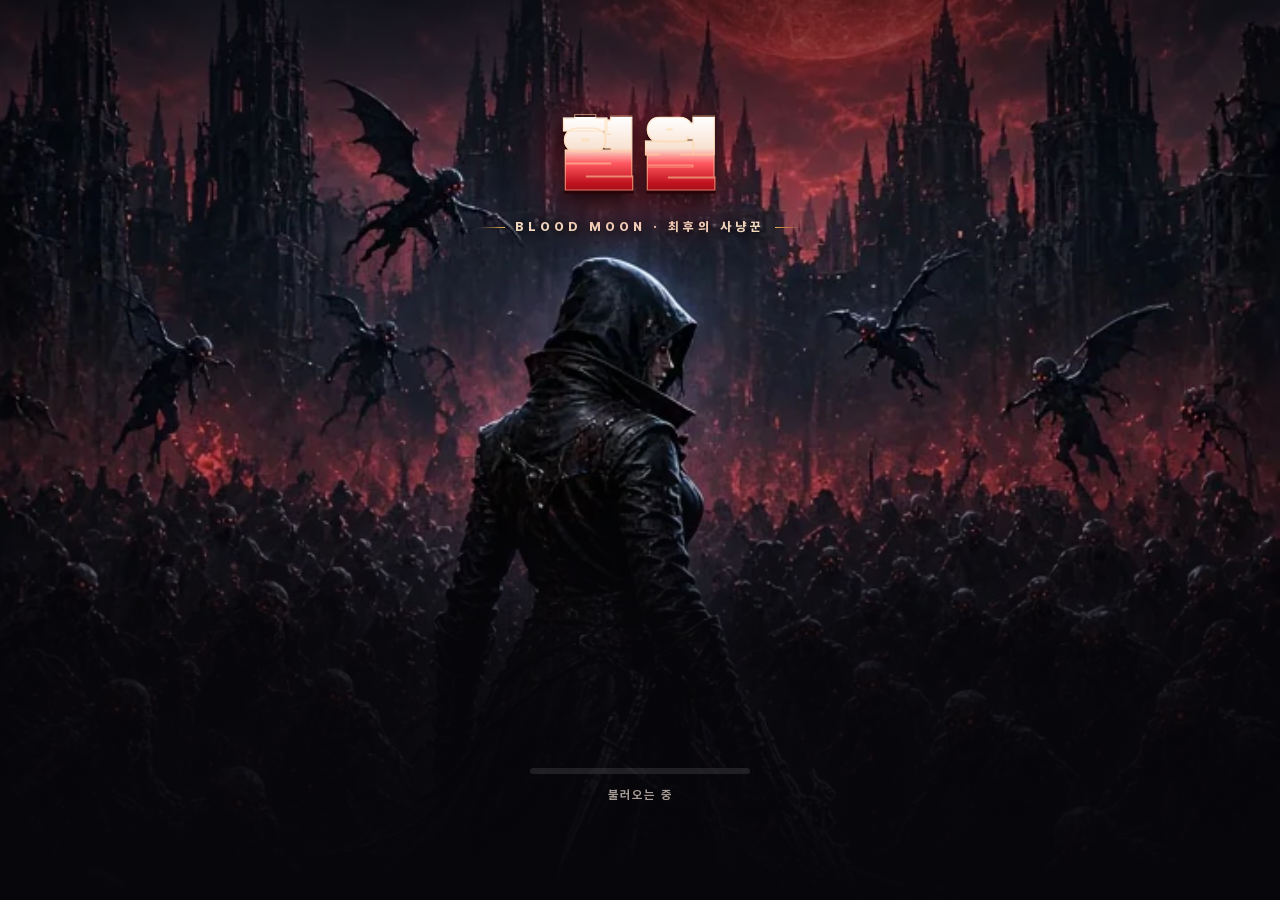
<file: bloodmoon/index.html>
<!doctype html>
<html lang="ko">
<head>
<meta charset="UTF-8" />
<meta name="viewport" content="width=device-width, initial-scale=1, maximum-scale=1, user-scalable=no, viewport-fit=cover" />
<meta name="theme-color" content="#07060a" />
<meta name="apple-mobile-web-app-capable" content="yes" />
<meta http-equiv="Cache-Control" content="no-cache" />
<title>혈월: 최후의 사냥꾼</title>
<link rel="icon" href="./assets/img/i_moon.webp" />
<link rel="preload" href="./assets/fonts/BlackHanSans.woff2" as="font" type="font/woff2" crossorigin />
<link rel="preload" href="./assets/fonts/Pretendard-Bold.woff2" as="font" type="font/woff2" crossorigin />
  <script type="module" crossorigin src="./assets/index-BiG4xuWY.js"></script>
  <link rel="stylesheet" crossorigin href="./assets/index-DQ2bCv6O.css">
</head>
<body>
<div id="stage"></div>
<div id="touch"></div>
<div id="joy"><div id="joyBase"></div><div id="joyKnob"></div></div>

<!-- 로딩 -->
<section id="loading" class="screen show">
  <div class="bgArt"></div>
  <div class="logoWrap"><div class="logo">혈월</div><div class="logoSub">BLOOD MOON · 최후의 사냥꾼</div></div>
  <div class="loadBar"><i id="loadFill"></i></div>
  <div class="loadTxt" id="loadTxt">불러오는 중</div>
</section>

<!-- 홈 -->
<section id="home" class="screen">
  <div class="bgArt"></div>
  <div class="topbar">
    <div class="pill"><img src="./assets/img/coin.webp" alt="" /><b id="hGold">0</b></div>
    <div class="topR">
      <button class="iconBtn" id="btnDaily"><img src="./assets/img/chest.webp" alt="" /><span class="dot" id="dailyDot"></span></button>
      <button class="iconBtn" id="btnMute"><svg viewBox="0 0 24 24" id="muteIc"></svg></button>
    </div>
  </div>
  <div class="logoWrap home"><div class="logo">혈월</div><div class="logoSub">BLOOD MOON · 최후의 사냥꾼</div></div>
  <div class="homeBottom">
    <div class="chapCard">
      <button class="chArrow" id="chPrev"><svg viewBox="0 0 24 24"><path d="M15 5l-7 7 7 7"/></svg></button>
      <img class="chEmblem" src="./assets/img/i_moon.webp" alt="" />
      <div class="chInfo">
        <div class="chNo" id="chNo">CHAPTER 1</div>
        <div class="chName" id="chName">저주받은 광장</div>
        <div class="chMeta" id="chMeta"></div>
      </div>
      <button class="chArrow" id="chNext"><svg viewBox="0 0 24 24"><path d="M9 5l7 7-7 7"/></svg></button>
      <div class="chLock" id="chLock"><svg viewBox="0 0 24 24"><rect x="5" y="11" width="14" height="10" rx="2"/><path d="M8 11V8a4 4 0 018 0v3"/></svg><span>이전 챕터를 클리어하세요</span></div>
    </div>
    <button class="cta" id="btnPlay"><span>사냥 시작</span></button>
    <div class="homeRow">
      <button class="sub" id="btnShop"><img src="./assets/img/i_atk.webp" alt="" /><span>강화</span></button>
      <button class="sub" id="btnDaily2"><img src="./assets/img/i_gold.webp" alt="" /><span>일일 보급</span><span class="dot" id="dailyDot2"></span></button>
    </div>
  </div>
  <div class="ver" id="ver"></div>
</section>

<!-- 강화 -->
<section id="shop" class="screen">
  <div class="shopBg"></div>
  <div class="shopHead"><button class="iconBtn" id="shopBack"><svg viewBox="0 0 24 24"><path d="M15 5l-7 7 7 7"/></svg></button><h2>사냥꾼 강화</h2><div class="pill"><img src="./assets/img/coin.webp" alt="" /><b id="sGold">0</b></div></div>
  <div class="shopList" id="shopList"></div>
</section>

<!-- HUD -->
<section id="hud" class="screen">
  <div class="xpBar"><i id="xpFill"></i><div class="lvBadge" id="lvBadge">1</div></div>
  <div class="hudTop">
    <div class="hudL"><div class="stat"><svg viewBox="0 0 24 24" class="skull"><path d="M12 2C7 2 4 5.5 4 10c0 2.6 1.2 4.4 3 5.6V19a1 1 0 001 1h1v-2h2v2h2v-2h2v2h1a1 1 0 001-1v-3.4c1.8-1.2 3-3 3-5.6 0-4.5-3-8-8-8zm-3.5 11a2 2 0 110-4 2 2 0 010 4zm7 0a2 2 0 110-4 2 2 0 010 4z"/></svg><b id="kills">0</b></div></div>
    <div class="timer" id="timer">00:00</div>
    <div class="hudR"><div class="stat"><img src="./assets/img/coin.webp" alt="" /><b id="gold">0</b></div><button class="iconBtn sm" id="btnPause"><svg viewBox="0 0 24 24"><rect x="6" y="5" width="4" height="14" rx="1"/><rect x="14" y="5" width="4" height="14" rx="1"/></svg></button></div>
  </div>
  <div class="goal" id="goal"></div>
  <div class="bossBar" id="bossBar"><div class="bossName" id="bossName"></div><div class="bossTrack"><i id="bossHp"></i></div></div>
  <div class="wStrip" id="wStrip"></div>
  <div class="toasts" id="toasts"></div>
  <div class="banner" id="banner"><b id="banT"></b><span id="banS"></span></div>
  <div class="hint" id="hint">화면 아무 곳이나 끌어서 이동</div>
</section>

<!-- 일시정지 -->
<section id="pause" class="screen">
  <div class="modal">
    <h3>일시정지</h3>
    <div class="ownRow big" id="pauseOwn"></div>
    <button class="cta small" id="btnResume"><span>계속하기</span></button>
    <button class="ghost" id="btnQuit">사냥 포기</button>
  </div>
</section>

<!-- 일일 보급 -->
<section id="daily" class="screen">
  <div class="modal">
    <img class="dailyChest" src="./assets/img/chest.webp" alt="" />
    <h3>일일 보급</h3>
    <p class="mSub">매일 접속하면 보상이 커집니다</p>
    <div class="days" id="days"></div>
    <button class="cta small" id="btnClaim"><span id="claimTxt">받기</span></button>
    <button class="ghost" id="btnDailyClose">닫기</button>
  </div>
</section>

<!-- 결과 -->
<section id="result" class="screen">
  <div class="modal result">
    <div class="rKick" id="rKick"></div>
    <h3 id="rTitle"></h3>
    <div class="rStats">
      <div><span>생존 시간</span><b id="rTime"></b></div>
      <div><span>처치</span><b id="rKills"></b></div>
      <div><span>레벨</span><b id="rLv"></b></div>
      <div><span>골드</span><b id="rGold" class="goldTxt"></b></div>
    </div>
    <div class="ownRow" id="rOwn"></div>
    <button class="cta small" id="btnAgain"><span>다시 사냥</span></button>
    <div class="rRow"><button class="ghost" id="btnRShop">강화</button><button class="ghost" id="btnHome">홈으로</button></div>
  </div>
</section>
<div id="flash"></div>
</body>
</html>
</file>
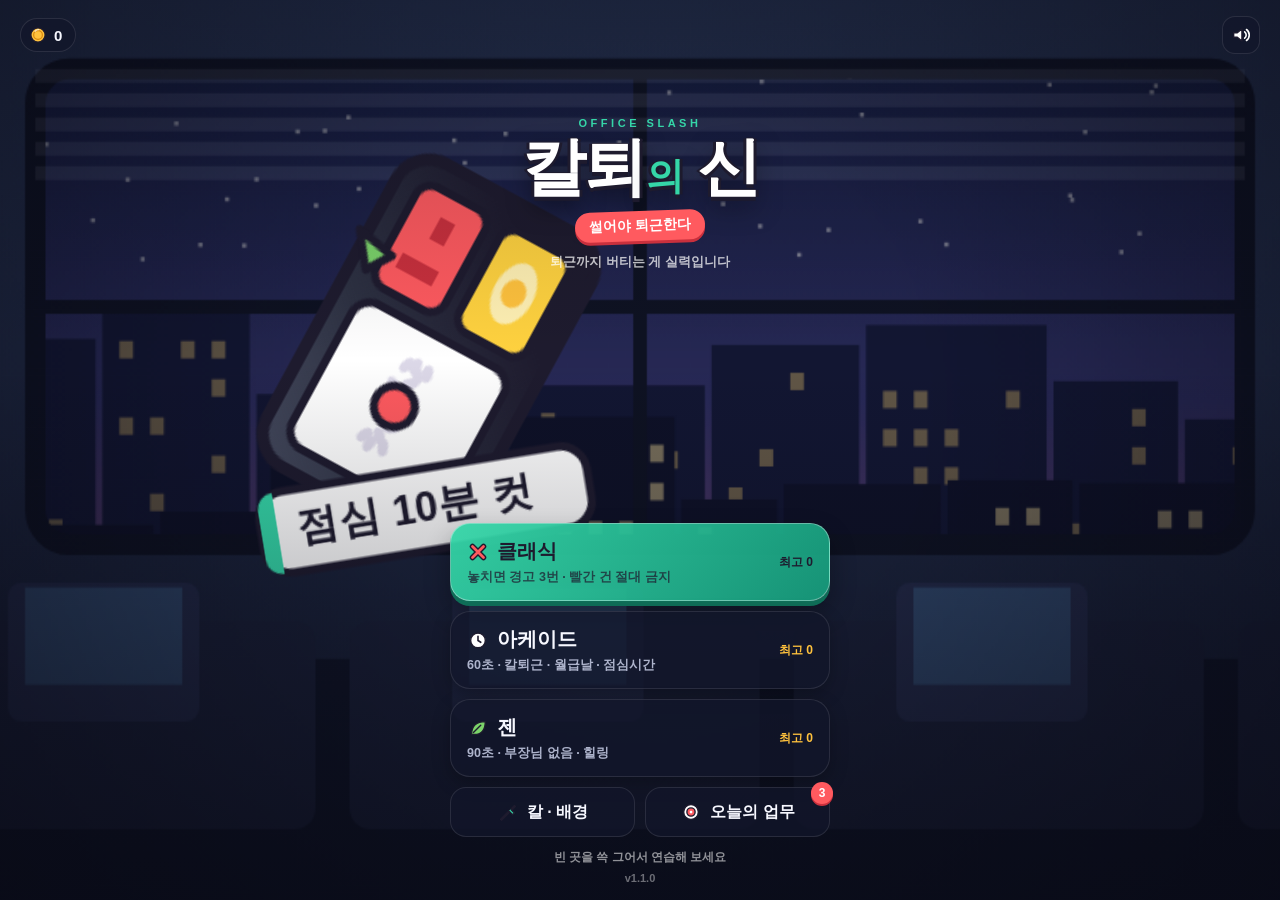
<file: kaltoe/index.html>
<!doctype html>
<html lang="ko">
  <head>
    <meta charset="UTF-8" />
    <meta name="viewport" content="width=device-width, initial-scale=1, maximum-scale=1, user-scalable=no, viewport-fit=cover" />
    <meta name="apple-mobile-web-app-capable" content="yes" />
    <meta name="apple-mobile-web-app-title" content="칼퇴의 신" />
    <meta name="theme-color" content="#121829" />
    <meta http-equiv="Cache-Control" content="no-cache, no-store, must-revalidate" />
    <meta http-equiv="Pragma" content="no-cache" />
    <meta http-equiv="Expires" content="0" />
    <link rel="icon" href="data:image/svg+xml,%3Csvg xmlns='http://www.w3.org/2000/svg' viewBox='0 0 48 48'%3E%3Crect width='48' height='48' rx='11' fill='%23121829'/%3E%3Cpath d='M15 13h18l-3 26H18z' fill='%23fff' stroke='%231e1b2e' stroke-width='2'/%3E%3Crect x='14' y='20' width='20' height='8' fill='%23d79a5a'/%3E%3Cpath d='M8 38L40 10' stroke='%2335d6a8' stroke-width='3' stroke-linecap='round'/%3E%3C/svg%3E" />
    <title>칼퇴의 신 — 썰어야 퇴근한다</title>
    <script type="module" crossorigin>var e=Object.defineProperty,t=(e,t,n)=>()=>{if(n)throw n[0];try{return e&&(t=e(e=0)),t}catch(e){throw n=[e],e}},n=(t,n)=>{let r={};for(var i in t)e(r,i,{get:t[i],enumerable:!0});return n||e(r,Symbol.toStringTag,{value:`Module`}),r};(function(){let e=document.createElement(`link`).relList;if(e&&e.supports&&e.supports(`modulepreload`))return;for(let e of document.querySelectorAll(`link[rel="modulepreload"]`))n(e);new MutationObserver(e=>{for(let t of e)if(t.type===`childList`)for(let e of t.addedNodes)e.tagName===`LINK`&&e.rel===`modulepreload`&&n(e)}).observe(document,{childList:!0,subtree:!0});function t(e){let t={};return e.integrity&&(t.integrity=e.integrity),e.referrerPolicy&&(t.referrerPolicy=e.referrerPolicy),t.credentials=e.crossOrigin===`use-credentials`?`include`:e.crossOrigin===`anonymous`?`omit`:`same-origin`,t}function n(e){if(e.ep)return;e.ep=!0;let n=t(e);fetch(e.href,n)}})();var r={ink:`#1e1b2e`,cream:`#fbf4e6`,paper:`#ffffff`,paperD:`#dcd8e8`,kraft:`#d79a5a`,kraftD:`#a86a33`,kraftL:`#f2c58f`,coffee:`#6b3b1f`,coffeeL:`#a5633a`,red:`#ff5a5f`,redD:`#c9303d`,redL:`#ffb3b5`,blue:`#4c8dff`,blueD:`#2a5fd0`,blueL:`#bcd6ff`,mint:`#35d6a8`,mintD:`#16997a`,mintL:`#bff5e4`,yellow:`#ffd23f`,yellowD:`#e0a111`,yellowL:`#fff0b3`,slate:`#8e97ad`,slateD:`#535b73`,slateL:`#d5dae6`,dark:`#2d3142`,darkL:`#454a5e`,gold:`#ffc23d`,goldD:`#d98a12`,green:`#7bd36a`,greenD:`#3f9a3d`,sky:`#63c6ff`,skyD:`#2b86d4`,skyL:`#d6f1ff`,white:`#f7f8ff`},i=Math.min(3,Math.max(2,Math.ceil(window.devicePixelRatio||1)));function a(e,t){let n=document.createElement(`canvas`);n.width=Math.ceil(e*i),n.height=Math.ceil(t*i),n.lw=e,n.lh=t;let r=n.getContext(`2d`);return r.scale(i,i),r.lineJoin=`round`,r.lineCap=`round`,[n,r]}var o=new Map;function s(e,t,n,r){let i=o.get(e);if(!i){let[s,c]=a(t,n);r(c),o.set(e,s),i=s}return i}var c=`"Pretendard","Apple SD Gothic Neo","Noto Sans KR",-apple-system,sans-serif`;function l(e,t,n,r,i,a){e.beginPath(),e.roundRect(t,n,r,i,a)}function u(e,t,n,i,a,o,s=3){let[c,l,u,d]=o;t();let f=e.createLinearGradient(c,l,c+u*.6,l+d);f.addColorStop(0,i),f.addColorStop(.45,n),f.addColorStop(1,a),e.fillStyle=f,e.fill(),s&&(e.strokeStyle=r.ink,e.lineWidth=s,e.stroke())}function d(e,t,n,i=0){t(),e.fillStyle=n,e.fill(),i&&(e.strokeStyle=r.ink,e.lineWidth=i,e.stroke())}function f(e,t,n,r,i,a=.35){e.save(),e.globalAlpha=a,e.fillStyle=`#fff`,l(e,t,n,r,i,i/2),e.fill(),e.restore()}function p(e,t,n,r,i,a,o=900){e.font=`${o} ${i}px ${c}`,e.textAlign=`center`,e.textBaseline=`middle`,e.fillStyle=a,e.fillText(t,n,r)}var m={coffee(e){let t=()=>{e.beginPath(),e.moveTo(-24,-26),e.lineTo(24,-26),e.lineTo(18,34),e.quadraticCurveTo(0,38,-18,34),e.closePath()};u(e,t,r.paper,`#ffffff`,r.paperD,[-24,-26,48,64]),e.save(),t(),e.clip(),d(e,()=>{e.beginPath(),e.moveTo(-26,-6),e.lineTo(26,-6),e.lineTo(26,16),e.lineTo(-26,16)},r.kraft),e.globalAlpha=.25,d(e,()=>{e.beginPath(),e.rect(-26,10,52,6)},r.kraftD),e.globalAlpha=1,e.restore(),e.strokeStyle=r.ink,e.lineWidth=3,t(),e.stroke(),e.beginPath(),e.moveTo(-25,-6),e.lineTo(25,-6),e.moveTo(-23.5,16),e.lineTo(23.5,16),e.lineWidth=2.5,e.stroke(),e.beginPath(),e.arc(0,5,6.5,0,6.283),e.fillStyle=r.mint,e.fill(),e.lineWidth=2,e.stroke(),u(e,()=>l(e,-29,-36,58,12,6),r.dark,r.darkL,r.ink,[-29,-36,58,12]),u(e,()=>l(e,-18,-42,36,8,4),r.dark,r.darkL,r.ink,[-18,-42,36,8],2.5),f(e,-15,-20,5,40,.5)},docs(e){e.save(),e.rotate(-.18),u(e,()=>l(e,-30,-36,60,74,4),r.paperD,`#ffffff`,r.slateL,[-30,-36,60,74]),e.restore(),e.save(),e.rotate(.12),u(e,()=>l(e,-30,-36,60,74,4),`#f3f1fa`,`#ffffff`,r.paperD,[-30,-36,60,74]),e.restore(),u(e,()=>l(e,-28,-38,58,76,4),r.paper,`#ffffff`,`#ecebf5`,[-28,-38,58,76]),e.fillStyle=r.slateL;for(let t=0;t<6;t++)l(e,-19,-18+t*9,t%3==2?24:38,3.5,2),e.fill();e.fillStyle=r.blue,l(e,-19,-30,26,6,3),e.fill(),u(e,()=>l(e,-8,-46,18,14,3),r.slate,r.slateL,r.slateD,[-8,-46,18,14],2.5),e.beginPath(),e.moveTo(-4,-34),e.lineTo(-4,-26),e.moveTo(6,-34),e.lineTo(6,-26),e.strokeStyle=r.ink,e.lineWidth=2.5,e.stroke()},approval(e){u(e,()=>l(e,-30,-40,60,80,7),r.blueD,r.blue,`#1b3f96`,[-30,-40,60,80]),d(e,()=>l(e,-24,-30,48,64,3),r.paper,2),p(e,`결재`,0,-18,10,r.dark,900),e.strokeStyle=r.ink,e.lineWidth=1.6;for(let t=0;t<3;t++)e.strokeRect(-19+t*13,-10,13,15);e.beginPath(),e.arc(6.5,-2.5,4.6,0,6.283),e.strokeStyle=r.red,e.lineWidth=2,e.stroke(),e.beginPath(),e.arc(-12.5,-2.5,4.6,0,6.283),e.stroke(),e.fillStyle=r.slateL;for(let t=0;t<3;t++)l(e,-18,12+t*7,t===2?22:36,3,1.5),e.fill();u(e,()=>l(e,-14,-46,28,14,4),r.slateL,`#fff`,r.slate,[-14,-46,28,14],2.5),d(e,()=>{e.beginPath(),e.arc(0,-42,3,0,6.283)},r.slateD)},keyboard(e){e.save(),e.rotate(-.12),u(e,()=>l(e,-46,-20,92,40,8),r.darkL,`#5d6379`,r.dark,[-46,-20,92,40]);for(let t=0;t<3;t++)for(let n=0;n<8;n++){let i=-39+n*10+(t===1?2:t===2?4:0),a=-13+t*10;t===2&&n>5||(d(e,()=>l(e,i,a,8,8,2),n%7==0&&t===0?r.mint:r.slateL),e.globalAlpha=.35,d(e,()=>l(e,i,a+6,8,2,1),r.slateD),e.globalAlpha=1)}d(e,()=>l(e,-19,10,38,6,2),r.slateL),f(e,-40,-17,50,3,.25),e.restore()},mouse(e){u(e,()=>{e.beginPath(),e.ellipse(0,4,23,32,0,0,6.283)},r.paper,`#ffffff`,r.slateL,[-23,-28,46,64]),e.beginPath(),e.moveTo(0,-27),e.lineTo(0,-2),e.moveTo(-22,-4),e.quadraticCurveTo(0,2,22,-4),e.strokeStyle=r.ink,e.lineWidth=2.5,e.stroke(),d(e,()=>l(e,-3.5,-20,7,12,3.5),r.blue,2),e.beginPath(),e.moveTo(0,-28),e.bezierCurveTo(2,-40,-10,-44,-4,-52),e.strokeStyle=r.ink,e.lineWidth=3,e.stroke(),f(e,-14,-18,5,26,.6)},stapler(e){e.save(),e.rotate(-.1),u(e,()=>l(e,-42,10,84,14,6),r.dark,r.darkL,r.ink,[-42,10,84,14]),u(e,()=>{e.beginPath(),e.moveTo(-40,8),e.lineTo(-40,-6),e.quadraticCurveTo(-38,-18,-24,-18),e.lineTo(34,-12),e.quadraticCurveTo(44,-10,44,0),e.lineTo(42,8),e.closePath()},r.red,r.redL,r.redD,[-40,-18,84,26]),d(e,()=>l(e,-34,2,70,5,2.5),r.slateL,2),f(e,-30,-14,50,3.5,.5),e.restore()},postit(e){e.save(),e.rotate(.14),u(e,()=>{e.beginPath(),e.moveTo(-32,-32),e.lineTo(32,-32),e.lineTo(32,18),e.lineTo(18,32),e.lineTo(-32,32),e.closePath()},r.yellow,r.yellowL,r.yellowD,[-32,-32,64,64]),d(e,()=>{e.beginPath(),e.moveTo(32,18),e.lineTo(20,20),e.lineTo(18,32),e.closePath()},r.yellowD,2.5),e.fillStyle=`rgba(30,27,46,.55)`,p(e,`할 일`,-6,-16,12,`rgba(30,27,46,.7)`,800),e.strokeStyle=`rgba(30,27,46,.45)`,e.lineWidth=2.4,e.beginPath(),e.moveTo(-22,0),e.lineTo(14,0),e.moveTo(-22,11),e.lineTo(6,11),e.stroke(),e.strokeStyle=r.red,e.lineWidth=2.6,e.beginPath(),e.moveTo(-24,4),e.lineTo(18,-3),e.stroke(),e.restore()},card(e){e.save(),e.rotate(-.2),u(e,()=>l(e,-40,-24,80,48,5),r.paper,`#ffffff`,r.paperD,[-40,-24,80,48]),d(e,()=>l(e,-40,-24,10,48,0),r.mint),e.strokeStyle=r.ink,e.lineWidth=3,l(e,-40,-24,80,48,5),e.stroke(),p(e,`김대리`,4,-8,13,r.dark,900),e.fillStyle=r.slateL,l(e,-18,6,44,3.5,2),e.fill(),l(e,-18,13,30,3.5,2),e.fill(),e.restore()},laptop(e){u(e,()=>{e.beginPath(),e.moveTo(-36,-36),e.lineTo(36,-36),e.lineTo(36,14),e.lineTo(-36,14),e.closePath()},r.slateL,`#ffffff`,r.slate,[-36,-36,72,50]);let t=e.createLinearGradient(0,-30,0,8);t.addColorStop(0,`#36407a`),t.addColorStop(1,`#1d2148`),e.fillStyle=t,l(e,-30,-30,60,38,3),e.fill(),e.fillStyle=r.mint,l(e,-24,-24,22,4,2),e.fill(),e.fillStyle=`rgba(255,255,255,.35)`;for(let t=0;t<3;t++)l(e,-24,-15+t*7,40-t*8,3,1.5),e.fill();u(e,()=>{e.beginPath(),e.moveTo(-44,14),e.lineTo(44,14),e.lineTo(40,26),e.lineTo(-40,26),e.closePath()},r.slateL,`#ffffff`,r.slate,[-44,14,88,12]),d(e,()=>l(e,-10,15,20,3,1.5),r.slate),f(e,-30,-34,40,2.5,.6)},badge(e){e.beginPath(),e.moveTo(-14,-26),e.quadraticCurveTo(-18,-52,0,-52),e.quadraticCurveTo(18,-52,14,-26),e.strokeStyle=r.ink,e.lineWidth=8,e.stroke(),e.strokeStyle=r.blue,e.lineWidth=4.5,e.stroke(),u(e,()=>l(e,-26,-30,52,68,7),r.paper,`#ffffff`,r.paperD,[-26,-30,52,68]),d(e,()=>{e.beginPath(),e.roundRect(-26,-30,52,16,[7,7,0,0])},r.blue),e.strokeStyle=r.ink,e.lineWidth=3,l(e,-26,-30,52,68,7),e.stroke(),p(e,`STAFF`,0,-22,8.5,`#fff`,900),d(e,()=>l(e,-12,-9,24,24,5),r.slateL,2),d(e,()=>{e.beginPath(),e.arc(0,-1,5.5,0,6.283)},r.slate),d(e,()=>{e.beginPath(),e.ellipse(0,12,9,6,0,Math.PI,0)},r.slate),e.fillStyle=r.dark;for(let t=0;t<10;t++)e.fillRect(-14+t*3,22,t%3?1.5:2.3,9);d(e,()=>l(e,-6,-34,12,8,3),r.slateL,2)},monitor(e){u(e,()=>l(e,-44,-36,88,58,6),r.dark,r.darkL,r.ink,[-44,-36,88,58]),e.fillStyle=`#e9fff4`,l(e,-38,-30,76,46,2),e.fill(),e.fillStyle=r.greenD,e.fillRect(-38,-30,76,7),e.strokeStyle=`rgba(30,27,46,.18)`,e.lineWidth=1;for(let t=1;t<6;t++)e.beginPath(),e.moveTo(-38+t*12.6,-23),e.lineTo(-38+t*12.6,16),e.stroke();for(let t=1;t<6;t++)e.beginPath(),e.moveTo(-38,-23+t*6.6),e.lineTo(38,-23+t*6.6),e.stroke();e.fillStyle=`rgba(53,214,168,.55)`,e.fillRect(-25.4,-9.8,25.2,6.6),e.fillStyle=`rgba(255,90,95,.6)`,e.fillRect(12.4,3.4,12.6,6.6),u(e,()=>{e.beginPath(),e.moveTo(-8,22),e.lineTo(8,22),e.lineTo(12,36),e.lineTo(-12,36),e.closePath()},r.slate,r.slateL,r.slateD,[-12,22,24,14],2.5),u(e,()=>l(e,-24,34,48,7,3.5),r.slate,r.slateL,r.slateD,[-24,34,48,7],2.5),f(e,-36,-28,3,40,.3)},parcel(e){d(e,()=>{e.beginPath(),e.moveTo(-40,-20),e.lineTo(0,-2),e.lineTo(0,40),e.lineTo(-40,22),e.closePath()},r.kraft,3),d(e,()=>{e.beginPath(),e.moveTo(40,-20),e.lineTo(0,-2),e.lineTo(0,40),e.lineTo(40,22),e.closePath()},r.kraftD,3),d(e,()=>{e.beginPath(),e.moveTo(0,-38),e.lineTo(40,-20),e.lineTo(0,-2),e.lineTo(-40,-20),e.closePath()},r.kraftL,3),e.fillStyle=`rgba(255,255,255,.55)`,e.beginPath(),e.moveTo(-14,-32),e.lineTo(26,-14),e.lineTo(14,-9),e.lineTo(-26,-27),e.closePath(),e.fill(),e.beginPath(),e.moveTo(-26,-14),e.lineTo(-26,12),e.lineTo(-14,17),e.lineTo(-14,-8),e.closePath(),e.fill(),d(e,()=>{e.beginPath(),e.moveTo(10,10),e.lineTo(30,1),e.lineTo(30,16),e.lineTo(10,25),e.closePath()},r.paper,2),e.strokeStyle=r.ink,e.lineWidth=1.5,e.beginPath(),e.moveTo(14,15),e.lineTo(26,9.5),e.moveTo(14,19.5),e.lineTo(22,16),e.stroke()},dosirak(e){u(e,()=>l(e,-42,-26,84,54,9),r.dark,r.darkL,r.ink,[-42,-26,84,54]),d(e,()=>l(e,-36,-20,40,42,5),r.paper,2),e.fillStyle=r.paperD;for(let t=0;t<14;t++){let n=t*2.4;e.beginPath(),e.ellipse(-16+Math.cos(n)*11,Math.sin(n*1.3)*12,2.2,1.3,n,0,6.283),e.fill()}d(e,()=>{e.beginPath(),e.arc(-16,0,5,0,6.283)},r.red,2),d(e,()=>l(e,8,-20,28,19,4),r.red,2),e.fillStyle=r.redD,e.fillRect(14,-16,4,10),e.fillRect(24,-12,6,4),d(e,()=>l(e,8,3,28,19,4),r.yellow,2),d(e,()=>{e.beginPath(),e.ellipse(22,12.5,8,5,0,0,6.283)},r.yellowL),d(e,()=>{e.beginPath(),e.ellipse(22,12.5,3.6,3,0,0,6.283)},r.gold),d(e,()=>{e.beginPath(),e.moveTo(10,-22),e.lineTo(18,-28),e.lineTo(16,-18),e.closePath()},r.green,2)},kimbap(e){let t=()=>{e.beginPath(),e.moveTo(0,-38),e.quadraticCurveTo(6,-38,40,24),e.quadraticCurveTo(42,32,32,32),e.lineTo(-32,32),e.quadraticCurveTo(-42,32,-40,24),e.quadraticCurveTo(-6,-38,0,-38),e.closePath()};u(e,t,r.paper,`#ffffff`,r.paperD,[-40,-38,80,70]),e.save(),t(),e.clip(),d(e,()=>{e.beginPath(),e.rect(-22,4,44,32)},`#22302a`),e.globalAlpha=.4,e.fillStyle=`#3b5248`,e.fillRect(-22,4,44,4),e.globalAlpha=1,d(e,()=>{e.beginPath(),e.rect(-50,-4,100,6)},r.red),e.restore(),e.strokeStyle=r.ink,e.lineWidth=3,t(),e.stroke(),e.beginPath(),e.moveTo(-22,4),e.lineTo(-22,32),e.moveTo(22,4),e.lineTo(22,32),e.lineWidth=2,e.stroke(),d(e,()=>l(e,-12,12,24,13,3),r.yellowL,1.8),p(e,`참치`,0,18.5,8.5,r.dark,900),f(e,-8,-26,4,18,.7)},mix(e){e.save(),e.rotate(-.6);let t=()=>l(e,-12,-46,24,92,4);u(e,t,r.gold,r.yellowL,r.goldD,[-12,-46,24,92]),e.save(),t(),e.clip(),d(e,()=>{e.beginPath(),e.rect(-14,-10,28,26)},r.coffee),e.fillStyle=`rgba(255,255,255,.85)`,e.beginPath(),e.arc(0,3,6,0,6.283),e.fill(),e.fillStyle=r.coffeeL,e.beginPath(),e.arc(0,3,3.5,0,6.283),e.fill(),e.strokeStyle=`rgba(30,27,46,.25)`,e.lineWidth=1.2;for(let t=0;t<5;t++)e.beginPath(),e.moveTo(-12,-42+t*2.5),e.lineTo(12,-42+t*2.5),e.stroke(),e.beginPath(),e.moveTo(-12,34+t*2.5),e.lineTo(12,34+t*2.5),e.stroke();e.restore(),e.strokeStyle=r.ink,e.lineWidth=3,t(),e.stroke(),f(e,-8,-38,3.5,70,.55),e.restore()},b_danger(e){e.beginPath(),e.arc(0,0,40,0,6.283),e.fillStyle=r.ink,e.fill(),e.save(),e.beginPath(),e.arc(0,0,40,0,6.283),e.arc(0,0,31,0,6.283,!0),e.clip(),e.fillStyle=r.red,e.fillRect(-40,-40,80,80),e.fillStyle=`#16131f`,e.rotate(.6);for(let t=-64;t<64;t+=12)e.fillRect(t,-64,6,128);e.restore();let t=e.createRadialGradient(-8,-10,2,0,0,31);t.addColorStop(0,`#3a3346`),t.addColorStop(1,`#14111c`),e.beginPath(),e.arc(0,0,31,0,6.283),e.fillStyle=t,e.fill(),e.lineWidth=3,e.strokeStyle=r.ink,e.beginPath(),e.arc(0,0,40,0,6.283),e.stroke(),e.beginPath(),e.arc(0,0,31,0,6.283),e.stroke(),e.beginPath(),e.moveTo(0,-21),e.lineTo(21,15),e.lineTo(-21,15),e.closePath(),e.lineJoin=`round`,e.fillStyle=r.red,e.fill(),e.lineWidth=3.5,e.strokeStyle=`#ffd6d6`,e.stroke(),e.fillStyle=`#fff`,e.beginPath(),e.roundRect(-2.8,-10,5.6,14,2.8),e.fill(),e.beginPath(),e.arc(0,9,3.2,0,6.283),e.fill(),e.strokeStyle=r.ink,e.lineWidth=6,e.beginPath(),e.moveTo(24,-32),e.quadraticCurveTo(36,-44,30,-52),e.stroke(),e.strokeStyle=`#6b6478`,e.lineWidth=3,e.stroke()},x_frenzy(e){u(e,()=>{e.beginPath(),e.arc(0,0,36,0,6.283)},r.mint,r.mintL,r.mintD,[-36,-36,72,72]),d(e,()=>l(e,-26,-15,52,26,6),r.ink),p(e,`18:00`,0,-2,17,r.mintL,900),p(e,`칼퇴근`,0,22,10,r.ink,900),f(e,-22,-28,30,4,.5)},x_double(e){u(e,()=>l(e,-40,-26,80,52,6),r.gold,r.yellowL,r.goldD,[-40,-26,80,52]),e.beginPath(),e.moveTo(-40,-24),e.lineTo(0,4),e.lineTo(40,-24),e.strokeStyle=r.ink,e.lineWidth=3,e.stroke(),d(e,()=>{e.beginPath(),e.arc(0,4,11,0,6.283)},r.red,2.5),p(e,`₩`,0,4.5,13,`#fff`,900),p(e,`월급날`,0,18,9,r.ink,900)},x_freeze(e){u(e,()=>{e.beginPath(),e.moveTo(-38,-6),e.lineTo(38,-6),e.quadraticCurveTo(36,34,0,34),e.quadraticCurveTo(-36,34,-38,-6),e.closePath()},r.sky,r.skyL,r.skyD,[-38,-6,76,40]),d(e,()=>{e.beginPath(),e.ellipse(0,-6,38,8,0,0,6.283)},r.paper,3),e.fillStyle=r.paperD;for(let t=0;t<8;t++)e.beginPath(),e.ellipse(-24+t*7,-8+t%2*2,2.4,1.4,t,0,6.283),e.fill();e.beginPath(),e.moveTo(20,-14),e.lineTo(34,-42),e.strokeStyle=r.ink,e.lineWidth=6,e.stroke(),e.strokeStyle=r.slateL,e.lineWidth=3,e.stroke(),p(e,`점심시간`,0,16,10,r.ink,900),f(e,-28,0,4,18,.5)}};function h(e){return s(`i`+e,112,112,t=>{t.translate(56,56),m[e](t)})}function g(e,t=.6){return s(`g`+e+t,64,64,n=>{let r=n.createRadialGradient(32,32,0,32,32,32);r.addColorStop(0,`rgba(${e},${t})`),r.addColorStop(.45,`rgba(${e},${t*.35})`),r.addColorStop(1,`rgba(${e},0)`),n.fillStyle=r,n.fillRect(0,0,64,64)})}function ee(e,t){return s(`s`+e+t,160,160,n=>{let r=t*9301+49297,i=()=>(r=r*16807%2147483647)/2147483647;n.fillStyle=e;let a=[];for(let e=0;e<16;e++){let t=e/16*6.283,n=24+i()*14+(e%4==0?10:0);a.push([80+Math.cos(t)*n,80+Math.sin(t)*n])}n.beginPath();let o=e=>{let t=a[e%16],n=a[(e+1)%16];return[(t[0]+n[0])/2,(t[1]+n[1])/2]},s=o(15);n.moveTo(s[0],s[1]);for(let e=0;e<16;e++)s=o(e),n.quadraticCurveTo(a[e][0],a[e][1],s[0],s[1]);n.fill();for(let e=0;e<9;e++){let e=i()*6.283,t=44+i()*26,r=3+i()*6;n.save(),n.translate(80+Math.cos(e)*t,80+Math.sin(e)*t),n.rotate(e),n.beginPath(),n.ellipse(0,0,r*1.6,r*.7,0,0,6.283),n.fill(),n.restore()}for(let e=0;e<8;e++){let e=i()*6.283,t=66+i()*10;n.beginPath(),n.arc(80+Math.cos(e)*t,80+Math.sin(e)*t,1.5+i()*2,0,6.283),n.fill()}})}function te(e){return s(`d`+e,16,16,t=>{t.fillStyle=e,t.beginPath(),t.arc(8,8,7,0,6.283),t.fill()})}function ne(e){return s(`v`+e,200,400,t=>{let n=t.createRadialGradient(100,200,90,100,200,260);n.addColorStop(0,`rgba(${e},0)`),n.addColorStop(1,`rgba(${e},0.85)`),t.fillStyle=n,t.fillRect(0,0,200,400)})}function re(e,t){return ae(e,t)}var ie=new Map;function ae(e,t){let n=(t?`D`:`G`)+e,i=ie.get(n);if(i)return i;let o=e.split(`
`),s=t?16:12.5,l=s*1.18,u=document.createElement(`canvas`).getContext(`2d`);u.font=`${t?900:800} ${s}px ${c}`;let d=Math.max(...o.map(e=>u.measureText(e).width)),f=t?22:0,p=Math.ceil(d+20+f+(t?6:8)),m=Math.ceil(o.length*l+(t?14:10)),[h,g]=a(p+8,m+8);if(g.translate(4,4),g.beginPath(),g.roundRect(0,0,p,m,t?10:8),t){let e=g.createLinearGradient(0,0,0,m);e.addColorStop(0,`#ff6b70`),e.addColorStop(1,`#d42536`),g.fillStyle=e,g.fill(),g.lineWidth=3,g.strokeStyle=r.ink,g.stroke(),g.save(),g.beginPath(),g.roundRect(3,3,p-6,m-6,8),g.strokeStyle=`rgba(255,255,255,.45)`,g.lineWidth=1.5,g.stroke(),g.restore();let t=10+f/2,n=m/2;g.beginPath(),g.moveTo(t,n-9),g.lineTo(t+10,n+8),g.lineTo(t-10,n+8),g.closePath(),g.fillStyle=r.ink,g.fill(),g.fillStyle=r.yellow,g.fillRect(t-1.4,n-3.5,2.8,6.5),g.beginPath(),g.arc(t,n+5,1.6,0,6.283),g.fill()}else g.fillStyle=`#ffffff`,g.fill(),g.lineWidth=2.5,g.strokeStyle=r.ink,g.stroke(),g.fillStyle=r.mint,g.beginPath(),g.roundRect(0,0,5,m,[8,0,0,8]),g.fill();g.font=`${t?900:800} ${s}px ${c}`,g.textAlign=`left`,g.textBaseline=`middle`,g.fillStyle=t?`#fff`:r.ink;let ee=t?10+f+4:11;return o.forEach((e,n)=>g.fillText(e,ee,(t?7:5)+l*(n+.5))),ie.set(n,h),h}var oe=[{id:`office`,name:`야근 사무실`,price:0,sw:[`#26345a`,`#121829`]},{id:`pantry`,name:`탕비실`,price:300,sw:[`#5a4334`,`#22181a`]},{id:`meeting`,name:`회의실`,price:600,sw:[`#3b3f58`,`#16182a`]},{id:`roof`,name:`옥상`,price:1e3,sw:[`#4a2f6b`,`#120d24`]}];function se(e){let t=e;return()=>(t=t*16807%2147483647)/2147483647}function ce(e,t,n){let r=document.createElement(`canvas`);r.width=Math.ceil(t*i),r.height=Math.ceil(n*i);let a=r.getContext(`2d`);a.scale(i,i);let o=se(e.length*977+13),s=(e,t,n)=>{let r=a.createLinearGradient(0,e,0,t);for(let[e,t]of n)r.addColorStop(e,t);return r},c=(e,n,r,i,s,c=.5)=>{let l=-10;for(;l<t+10;){let t=26+o()*46,u=i+o()*(s-i);a.fillStyle=n,a.fillRect(l,e-u,t,u+400),a.fillStyle=r;for(let n=e-u+8;n<e-6;n+=11)for(let e=l+5;e<l+t-6;e+=9)o()<c&&a.fillRect(e,n,4,5);l+=t+2}};if(e===`office`||e===`meeting`||e===`pantry`){let r=e===`office`?[`#25314f`,`#151b30`]:e===`meeting`?[`#363a52`,`#191b2b`]:[`#4b392e`,`#221a19`];a.fillStyle=s(0,n,[[0,r[0]],[1,r[1]]]),a.fillRect(0,0,t,n)}if(e===`office`){let e=n*.1,r=t-36,i=n*.5;a.save(),a.beginPath(),a.roundRect(18,e,r,i,10),a.clip(),a.fillStyle=s(e,e+i,[[0,`#1b2550`],[.7,`#3a3a78`],[1,`#6a4a86`]]),a.fillRect(18,e,r,i),a.fillStyle=`rgba(255,255,255,.7)`;for(let t=0;t<40;t++)a.fillRect(18+o()*r,e+o()*i*.4,1.2,1.2);c(e+i,`#171c3d`,`rgba(255,214,120,.55)`,i*.25,i*.6,.35),c(e+i+10,`#10142c`,`rgba(255,230,160,.7)`,i*.1,i*.35,.45),a.fillStyle=`rgba(12,14,32,.38)`,a.fillRect(18,e,r,i),a.restore(),a.strokeStyle=`#0e1222`,a.lineWidth=6,a.beginPath(),a.roundRect(18,e,r,i,10),a.stroke(),a.beginPath(),a.moveTo(t/2,e),a.lineTo(t/2,e+i),a.moveTo(18,e+i*.5),a.lineTo(18+r,e+i*.5),a.lineWidth=4,a.stroke(),a.fillStyle=`rgba(200,210,235,.10)`;for(let t=e;t<e+i*.22;t+=7)a.fillRect(18,t,r,4);a.fillStyle=`#0f1426`,a.fillRect(0,n*.72,t,n),a.fillStyle=`#1a2038`;for(let e=-20;e<t;e+=130)a.beginPath(),a.roundRect(e,n*.68,120,60,6),a.fill();a.fillStyle=`#232a48`;for(let e=10;e<t;e+=130)a.beginPath(),a.roundRect(e,n*.64,56,40,4),a.fill(),a.fillStyle=`rgba(99,198,255,.18)`,a.fillRect(e+5,n*.645,46,28),a.fillStyle=`#232a48`}else if(e===`pantry`){a.strokeStyle=`rgba(0,0,0,.22)`,a.lineWidth=1.5;for(let e=0;e<n*.7;e+=22){a.beginPath(),a.moveTo(0,e),a.lineTo(t,e),a.stroke();for(let n=e/22%2?0:22;n<t;n+=44)a.beginPath(),a.moveTo(n,e),a.lineTo(n,e+22),a.stroke()}a.fillStyle=`rgba(255,220,170,.08)`,a.beginPath(),a.ellipse(t/2,0,t*.7,n*.35,0,0,6.283),a.fill();for(let e of[n*.22,n*.38]){a.fillStyle=`#2a1e1a`,a.fillRect(20,e,t-40,8);for(let n=34;n<t-40;n+=34+o()*14)a.fillStyle=o()<.5?`#6d5444`:`#58463c`,a.beginPath(),a.roundRect(n,e-22,20,22,3),a.fill()}a.fillStyle=`#1f1716`,a.fillRect(0,n*.7,t,n),a.fillStyle=`#33261f`,a.fillRect(0,n*.68,t,12),a.fillStyle=`#2b2b33`,a.beginPath(),a.roundRect(t-120,n*.5,82,110,8),a.fill(),a.fillStyle=`#3c3c48`,a.fillRect(t-110,n*.52,62,20),a.fillStyle=`rgba(255,90,95,.6)`,a.beginPath(),a.arc(t-56,n*.62,3,0,6.283),a.fill(),a.fillStyle=`#3a2c25`,a.beginPath(),a.roundRect(40,n*.6,40,48,6),a.fill()}else if(e===`meeting`){let e=n*.14,r=t-60,i=n*.36;a.fillStyle=`#c9ccd8`,a.beginPath(),a.roundRect(24,e-6,r+12,i+12,8),a.fill(),a.fillStyle=`#e6e8f0`,a.fillRect(30,e,r,i),a.globalAlpha=.55,a.strokeStyle=`#2a5fd0`,a.lineWidth=3,a.beginPath(),a.moveTo(50,e+30),a.lineTo(50,e+i-24),a.lineTo(30+r-20,e+i-24),a.stroke(),a.strokeStyle=`#c9303d`,a.beginPath(),a.moveTo(60,e+50),a.lineTo(120,e+70),a.lineTo(170,e+60),a.lineTo(240,e+i-50),a.stroke(),a.beginPath(),a.moveTo(240,e+i-50),a.lineTo(228,e+i-52),a.moveTo(240,e+i-50),a.lineTo(237,e+i-63),a.stroke(),a.fillStyle=`#1e1b2e`,a.font=`900 22px "Apple SD Gothic Neo",sans-serif`,a.fillText(`KPI ?!`,30+r-110,e+46),a.font=`800 14px "Apple SD Gothic Neo",sans-serif`,a.fillText(`다음주까지...`,30+r-120,e+72),a.globalAlpha=1,a.fillStyle=`rgba(10,12,24,.42)`,a.fillRect(30,e,r,i),a.fillStyle=`#121423`,a.beginPath(),a.ellipse(t/2,n*.9,t*.75,n*.18,0,0,6.283),a.fill(),a.fillStyle=`#1d2033`;for(let e=0;e<4;e++)a.beginPath(),a.roundRect(20+e*(t-40)/4,n*.68,60,70,14),a.fill()}else{a.fillStyle=s(0,n,[[0,`#120d2a`],[.55,`#2f1f55`],[.8,`#5a3170`],[1,`#2a1838`]]),a.fillRect(0,0,t,n),a.fillStyle=`rgba(255,255,255,.8)`;for(let e=0;e<90;e++){let e=o()<.1?1.8:1;a.globalAlpha=.3+o()*.6,a.fillRect(o()*t,o()*n*.55,e,e)}a.globalAlpha=1;let e=a.createRadialGradient(t*.78,n*.16,0,t*.78,n*.16,60);e.addColorStop(0,`rgba(255,240,200,.95)`),e.addColorStop(.35,`rgba(255,240,200,.9)`),e.addColorStop(.36,`rgba(255,230,180,.18)`),e.addColorStop(1,`rgba(255,230,180,0)`),a.fillStyle=e,a.fillRect(t*.78-60,n*.16-60,120,120),c(n*.74,`#241a45`,`rgba(255,200,120,.45)`,n*.12,n*.3,.3),c(n*.8,`#170f30`,`rgba(255,220,150,.6)`,n*.05,n*.18,.4),a.fillStyle=`#0d0a1c`,a.fillRect(0,n*.82,t,n),a.strokeStyle=`#2b2348`,a.lineWidth=4,a.beginPath(),a.moveTo(0,n*.79),a.lineTo(t,n*.79),a.stroke(),a.lineWidth=3;for(let e=8;e<t;e+=28)a.beginPath(),a.moveTo(e,n*.79),a.lineTo(e,n*.83),a.stroke()}let l=a.createRadialGradient(t/2,n*.45,Math.min(t,n)*.3,t/2,n*.45,Math.max(t,n)*.75);return l.addColorStop(0,`rgba(6,6,16,0)`),l.addColorStop(1,`rgba(6,6,16,.62)`),a.fillStyle=l,a.fillRect(0,0,t,n),r}var _=`#1e1b2e`,le={coin:`<circle cx="24" cy="24" r="17" fill="#ffc23d" stroke="${_}" stroke-width="3"/><circle cx="24" cy="24" r="10.5" fill="none" stroke="#d98a12" stroke-width="3"/><path d="M17 15a12 12 0 0 1 9-4" stroke="#fff" stroke-width="3" fill="none" stroke-linecap="round" opacity=".7"/>`,x:`<path d="M12 12L36 36M36 12L12 36" stroke="${_}" stroke-width="12" stroke-linecap="round"/><path d="M12 12L36 36M36 12L12 36" stroke="currentColor" stroke-width="6" stroke-linecap="round"/>`,sound:`<path d="M8 19h8l10-8v26l-10-8H8z" fill="#fff" stroke="${_}" stroke-width="3" stroke-linejoin="round"/><path d="M32 17a9 9 0 0 1 0 14M36 12a15 15 0 0 1 0 24" stroke="#fff" stroke-width="3.5" fill="none" stroke-linecap="round"/>`,mute:`<path d="M8 19h8l10-8v26l-10-8H8z" fill="#fff" stroke="${_}" stroke-width="3" stroke-linejoin="round"/><path d="M32 19l10 10M42 19L32 29" stroke="#ff5a5f" stroke-width="4" stroke-linecap="round"/>`,pause:`<rect x="12" y="10" width="9" height="28" rx="3" fill="#fff" stroke="${_}" stroke-width="3"/><rect x="27" y="10" width="9" height="28" rx="3" fill="#fff" stroke="${_}" stroke-width="3"/>`,play:`<path d="M15 10l24 14-24 14z" fill="#fff" stroke="${_}" stroke-width="3" stroke-linejoin="round"/>`,home:`<path d="M8 23L24 9l16 14v17H29V29h-10v11H8z" fill="#fff" stroke="${_}" stroke-width="3" stroke-linejoin="round"/>`,retry:`<path d="M36 18a13 13 0 1 0 2 10" fill="none" stroke="${_}" stroke-width="8" stroke-linecap="round"/><path d="M36 18a13 13 0 1 0 2 10" fill="none" stroke="#fff" stroke-width="4" stroke-linecap="round"/><path d="M38 8v12H26z" fill="#fff" stroke="${_}" stroke-width="3" stroke-linejoin="round"/>`,share:`<path d="M24 8v22M16 15l8-8 8 8" stroke="${_}" stroke-width="8" fill="none" stroke-linecap="round" stroke-linejoin="round"/><path d="M24 8v22M16 15l8-8 8 8" stroke="#fff" stroke-width="4" fill="none" stroke-linecap="round" stroke-linejoin="round"/><path d="M12 24v14h24V24" fill="none" stroke="${_}" stroke-width="8" stroke-linecap="round" stroke-linejoin="round"/><path d="M12 24v14h24V24" fill="none" stroke="#fff" stroke-width="4" stroke-linecap="round" stroke-linejoin="round"/>`,trophy:`<path d="M15 8h18v10a9 9 0 0 1-18 0z" fill="#ffc23d" stroke="${_}" stroke-width="3"/><path d="M15 12H8a7 7 0 0 0 8 9M33 12h7a7 7 0 0 1-8 9" fill="none" stroke="${_}" stroke-width="3"/><path d="M24 27v7M16 40h16l-2-6H18z" fill="#ffc23d" stroke="${_}" stroke-width="3" stroke-linejoin="round"/>`,blade:`<path d="M8 40L30 18l8-8 2 2-8 8-22 22z" fill="#d5dae6" stroke="${_}" stroke-width="3" stroke-linejoin="round"/><path d="M30 18l8 8-4 4-8-8" fill="#35d6a8" stroke="${_}" stroke-width="3" stroke-linejoin="round"/>`,image:`<rect x="7" y="10" width="34" height="28" rx="5" fill="#fff" stroke="${_}" stroke-width="3"/><path d="M10 34l9-10 7 7 5-5 7 8" fill="#63c6ff" stroke="${_}" stroke-width="3" stroke-linejoin="round"/><circle cx="32" cy="18" r="3.5" fill="#ffc23d" stroke="${_}" stroke-width="2.5"/>`,target:`<circle cx="24" cy="24" r="16" fill="#fff" stroke="${_}" stroke-width="3"/><circle cx="24" cy="24" r="9" fill="#ff5a5f" stroke="${_}" stroke-width="3"/><circle cx="24" cy="24" r="3" fill="#fff"/>`,check:`<circle cx="24" cy="24" r="17" fill="#35d6a8" stroke="${_}" stroke-width="3"/><path d="M16 24l6 6 11-12" stroke="#fff" stroke-width="4.5" fill="none" stroke-linecap="round" stroke-linejoin="round"/>`,box:`<rect x="9" y="9" width="30" height="30" rx="8" fill="rgba(255,255,255,.12)" stroke="rgba(255,255,255,.45)" stroke-width="3"/>`,lock:`<rect x="11" y="21" width="26" height="19" rx="5" fill="#d5dae6" stroke="${_}" stroke-width="3"/><path d="M16 21v-5a8 8 0 0 1 16 0v5" fill="none" stroke="${_}" stroke-width="3"/>`,clock:`<circle cx="24" cy="25" r="16" fill="#fff" stroke="${_}" stroke-width="3"/><path d="M24 16v9l6 4" stroke="${_}" stroke-width="3.5" fill="none" stroke-linecap="round"/>`,close:`<path d="M14 14l20 20M34 14L14 34" stroke="#fff" stroke-width="4.5" stroke-linecap="round"/>`,bomb:`<circle cx="22" cy="28" r="13" fill="#ff5a5f" stroke="${_}" stroke-width="3"/><path d="M30 18l5-5" stroke="${_}" stroke-width="4" stroke-linecap="round"/><path d="M37 11l3-3M38 15h4M33 8V4" stroke="#ffc23d" stroke-width="3" stroke-linecap="round"/>`,leaf:`<path d="M10 38C10 18 22 10 40 10c0 18-8 30-28 28z" fill="#7bd36a" stroke="${_}" stroke-width="3" stroke-linejoin="round"/><path d="M14 34L30 18" stroke="${_}" stroke-width="3" stroke-linecap="round"/>`};function ue(e,t=24,n=``){return`<svg class="ic ${n}" width="${t}" height="${t}" viewBox="0 0 48 48" aria-hidden="true">${le[e]||``}</svg>`}var v=null,de=null,fe=null,pe=null,me=null,he=localStorage.getItem(`kt_muted`)===`1`,ge=0,_e=0,ve=()=>he;function ye(e){he=e,localStorage.setItem(`kt_muted`,e?`1`:`0`),de&&v&&de.gain.setTargetAtTime(e?0:.9,v.currentTime,.02)}function be(){try{if(!v){let e=window.AudioContext||window.webkitAudioContext;if(!e)return;v=new e;let t=v.createDynamicsCompressor();t.threshold.value=-14,t.ratio.value=6,de=v.createGain(),de.gain.value=he?0:.9,fe=v.createGain(),pe=v.createGain(),pe.gain.value=.22,fe.connect(de),pe.connect(de),de.connect(t).connect(v.destination),me=v.createBuffer(1,v.sampleRate*1.5,v.sampleRate);let n=me.getChannelData(0);for(let e=0;e<n.length;e++)n[e]=Math.random()*2-1;Me()}v.state===`suspended`&&v.resume()}catch{}}function xe(){if(!v||!fe)return!1;let e=v.currentTime;return e-ge>.05&&(ge=e,_e=0),++_e<=12}function y(e,t,n,r,i,a=0,o=fe){if(!v||!o)return;let s=v.currentTime+a,c=v.createOscillator(),l=v.createGain();c.type=n,c.frequency.setValueAtTime(e,s),i&&c.frequency.exponentialRampToValueAtTime(i,s+t),l.gain.setValueAtTime(1e-4,s),l.gain.exponentialRampToValueAtTime(r,s+.005),l.gain.exponentialRampToValueAtTime(1e-4,s+t),c.connect(l).connect(o),c.start(s),c.stop(s+t+.03)}function b(e,t,n,r,i=`bandpass`,a=1,o=0){if(!v||!fe||!me)return;let s=v.currentTime+o,c=v.createBufferSource(),l=v.createBiquadFilter(),u=v.createGain();c.buffer=me,l.type=i,l.Q.value=a,l.frequency.setValueAtTime(n,s),l.frequency.exponentialRampToValueAtTime(Math.max(40,r),s+e),u.gain.setValueAtTime(t,s),u.gain.exponentialRampToValueAtTime(1e-4,s+e),c.connect(l).connect(u).connect(fe),c.start(s,Math.random()*.8),c.stop(s+e+.05)}var Se=0,x={swish(e){if(!v||v.currentTime-Se<.12||!xe())return;Se=v.currentTime;let t=Math.min(1,e/3e3);b(.16,.25+t*.25,900+t*1500,4500+t*2500,`bandpass`,1.4)},slice(e){if(!xe())return;let t=1+Math.min(6,e)*.06;b(.09,.55,6e3*t,2500,`highpass`,.8),y(1400*t,.06,`triangle`,.12,700)},splat(e){if(xe()){if(e===`liquid`)b(.28,.7,1400,180,`lowpass`,2),y(320,.14,`sine`,.3,90);else if(e===`paper`)for(let e=0;e<3;e++)b(.05,.4,3500+e*800,1800,`bandpass`,3,e*.03);else e===`tech`?(y(180,.08,`square`,.12,80),b(.12,.45,5e3,900,`bandpass`,2),y(2600,.05,`square`,.05,1800,.02)):(b(.2,.55,900,200,`lowpass`,3),y(240,.1,`sine`,.25,120))}},combo(e){[784,988,1175,1319,1568,1760,2093].slice(0,Math.min(7,e)).forEach((e,t)=>y(e,.14,`triangle`,.18,void 0,t*.045))},crit(){y(2093,.4,`sine`,.2),y(3136,.3,`sine`,.1,void 0,.03),b(.15,.3,8e3,3e3,`highpass`)},launch(){xe()&&y(220,.12,`sine`,.12,420)},fuse(){b(.5,.18,6e3,4e3,`highpass`,.7)},bomb(){b(1.2,1,2200,50,`lowpass`,1),y(90,.9,`sawtooth`,.35,30),y(55,1.2,`sine`,.6,25)},hitBomb(){b(.4,.7,1800,80,`lowpass`,1),y(140,.3,`square`,.18,50)},miss(){y(200,.25,`triangle`,.3,90),b(.12,.2,400,120,`lowpass`)},bonus(){[523,659,784,1047,1319].forEach((e,t)=>y(e,.16,`square`,.07,void 0,t*.05)),y(262,.5,`triangle`,.2,1047)},start(){[392,523,659,784].forEach((e,t)=>y(e,.12,`triangle`,.18,void 0,t*.06))},over(){[523,440,349,262].forEach((e,t)=>y(e,.25,`triangle`,.2,void 0,t*.12))},warn(){y(880,.09,`square`,.12),y(660,.12,`square`,.12,void 0,.11)},punish(e){if(e===`ring`)for(let e=0;e<2;e++)for(let t=0;t<14;t++)y(t%2?1320:1040,.045,`square`,.1,void 0,.25+e*.9+t*.045);else if(e===`alarm`)for(let e=0;e<24;e++)y(e%2?2100:1700,.05,`square`,.09,void 0,.2+e*.06+Math.floor(e/6)*.12);else for(let e=0;e<3;e++)y(500,.45,`sawtooth`,.12,1100,.2+e*.5)},tick(){y(1800,.04,`square`,.08)},coin(){y(1568,.06,`square`,.06),y(2093,.1,`square`,.05,void 0,.05)},click(){y(900,.05,`triangle`,.15,600)}},Ce=0,we=0,Te=!1,Ee=!1,De=[45,45,52,45,41,41,48,41,43,43,50,43,40,40,47,40],Oe=[[69,72,76],[65,69,72],[67,71,74],[64,67,71]],ke=e=>440*2**((e-69)/12);function Ae(e){Te=e}function je(e){Ee=e}function Me(){setInterval(()=>{if(!v||!pe)return;let e=Ee?.13:.17;for(we<v.currentTime&&(we=v.currentTime+.05);we<v.currentTime+.25;){let t=we-v.currentTime;if(Te){let n=Ce%16;if(n%2==0&&y(ke(De[n]-12),e*1.6,`triangle`,.5,void 0,t,pe),n%4==0&&b(.08,.25,160,60,`lowpass`,1,t),n%4==2&&b(.05,.12,7e3,5e3,`highpass`,.7,t),n%8==0)for(let n of Oe[(Ce>>4)%4])y(ke(n),e*6,`sine`,.09,void 0,t,pe);Ee&&n%2==1&&y(ke(Oe[(Ce>>4)%4][n%3]+12),.1,`square`,.05,void 0,t,pe)}Ce++,we+=e}},60)}var Ne,Pe,Fe,Ie,Le,Re,ze,Be,Ve,He,Ue,We,Ge,Ke,qe,Je,Ye,Xe,Ze,Qe=t((()=>{(function(e){e.Unimplemented=`UNIMPLEMENTED`,e.Unavailable=`UNAVAILABLE`})(Ne||={}),Pe=class extends Error{constructor(e,t,n){super(e),this.message=e,this.code=t,this.data=n}},Fe=e=>e?.androidBridge?`android`:e?.webkit?.messageHandlers?.bridge?`ios`:`web`,Ie=e=>{let t=e.CapacitorCustomPlatform||null,n=e.Capacitor||{},r=n.Plugins=n.Plugins||{},i=()=>t===null?Fe(e):t.name,a=()=>i()!==`web`,o=e=>!!(l.get(e)?.platforms.has(i())||s(e)),s=e=>n.PluginHeaders?.find(t=>t.name===e),c=t=>e.console.error(t),l=new Map;return n.convertFileSrc||=e=>e,n.getPlatform=i,n.handleError=c,n.isNativePlatform=a,n.isPluginAvailable=o,n.registerPlugin=(e,a={})=>{let o=l.get(e);if(o)return console.warn(`Capacitor plugin "${e}" already registered. Cannot register plugins twice.`),o.proxy;let c=i(),u=s(e),d,f=async()=>(!d&&c in a?d=d=typeof a[c]==`function`?await a[c]():a[c]:t!==null&&!d&&`web`in a&&(d=d=typeof a.web==`function`?await a.web():a.web),d),p=(t,r)=>{if(u){let i=u?.methods.find(e=>r===e.name);if(i)return i.rtype===`promise`?t=>n.nativePromise(e,r.toString(),t):(t,i)=>n.nativeCallback(e,r.toString(),t,i);if(t)return t[r]?.bind(t)}else if(t)return t[r]?.bind(t);else throw new Pe(`"${e}" plugin is not implemented on ${c}`,Ne.Unimplemented)},m=t=>{let n,r=(...r)=>{let i=f().then(i=>{let a=p(i,t);if(a){let e=a(...r);return n=e?.remove,e}throw new Pe(`"${e}.${t}()" is not implemented on ${c}`,Ne.Unimplemented)});return t===`addListener`&&(i.remove=async()=>n()),i};return r.toString=()=>`${t.toString()}() { [capacitor code] }`,Object.defineProperty(r,"name",{value:t,writable:!1,configurable:!1}),r},h=m(`addListener`),g=m(`removeListener`),ee=(e,t)=>{let n=h({eventName:e},t).then(e=>e),r=async()=>{let t=await n;await g({eventName:e,callbackId:t})},i=new Promise(e=>n.then(()=>e({remove:r})));return i.remove=async()=>{console.warn(`Using addListener() without 'await' is deprecated.`),await r()},i},te=new Proxy({},{get(e,t){switch(t){case`$$typeof`:return;case`toJSON`:return()=>({});case`addListener`:return u?ee:h;case`removeListener`:return g;default:return m(t)}}});return r[e]=te,l.set(e,{name:e,proxy:te,platforms:new Set([...Object.keys(a),...u?[c]:[]])}),te},n.Exception=Pe,n.DEBUG=!!n.DEBUG,n.isLoggingEnabled=!!n.isLoggingEnabled,n},Le=e=>e.Capacitor=Ie(e),Re=Le(typeof globalThis<`u`?globalThis:typeof self<`u`?self:typeof window<`u`?window:typeof global<`u`?global:{}),ze=Re.registerPlugin,Be=class{constructor(){this.listeners={},this.retainedEventArguments={},this.windowListeners={}}addListener(e,t){let n=!1;this.listeners[e]||(this.listeners[e]=[],n=!0),this.listeners[e].push(t);let r=this.windowListeners[e];return r&&!r.registered&&this.addWindowListener(r),n&&this.sendRetainedArgumentsForEvent(e),Promise.resolve({remove:async()=>this.removeListener(e,t)})}async removeAllListeners(){this.listeners={};for(let e in this.windowListeners)this.removeWindowListener(this.windowListeners[e]);this.windowListeners={}}notifyListeners(e,t,n){let r=this.listeners[e];if(r)r.forEach(e=>e(t));else if(n){let n=this.retainedEventArguments[e];n||=[],n.push(t),this.retainedEventArguments[e]=n}}hasListeners(e){return!!this.listeners[e]?.length}registerWindowListener(e,t){this.windowListeners[t]={registered:!1,windowEventName:e,pluginEventName:t,handler:e=>{this.notifyListeners(t,e)}}}unimplemented(e=`not implemented`){return new Re.Exception(e,Ne.Unimplemented)}unavailable(e=`not available`){return new Re.Exception(e,Ne.Unavailable)}async removeListener(e,t){let n=this.listeners[e];if(!n)return;let r=n.indexOf(t);r!==-1&&this.listeners[e].splice(r,1),this.listeners[e].length||this.removeWindowListener(this.windowListeners[e])}addWindowListener(e){window.addEventListener(e.windowEventName,e.handler),e.registered=!0}removeWindowListener(e){e&&(window.removeEventListener(e.windowEventName,e.handler),e.registered=!1)}sendRetainedArgumentsForEvent(e){let t=this.retainedEventArguments[e];t&&(delete this.retainedEventArguments[e],t.forEach(t=>{this.notifyListeners(e,t)}))}},Ve=e=>encodeURIComponent(e).replace(/%(2[346B]|5E|60|7C)/g,decodeURIComponent).replace(/[()]/g,escape),He=e=>e.replace(/(%[\dA-F]{2})+/gi,decodeURIComponent),Ue=class extends Be{async getCookies(){let e=document.cookie,t={};return e.split(`;`).forEach(e=>{if(e.length<=0)return;let[n,r]=e.replace(/=/,`CAP_COOKIE`).split(`CAP_COOKIE`);n=He(n).trim(),r=He(r).trim(),t[n]=r}),t}async setCookie(e){try{let t=Ve(e.key),n=Ve(e.value),r=e.expires?`; expires=${e.expires.replace(`expires=`,``)}`:``,i=(e.path||`/`).replace(`path=`,``),a=e.url!=null&&e.url.length>0?`domain=${e.url}`:``;document.cookie=`${t}=${n||``}${r}; path=${i}; ${a};`}catch(e){return Promise.reject(e)}}async deleteCookie(e){try{document.cookie=`${e.key}=; Max-Age=0`}catch(e){return Promise.reject(e)}}async clearCookies(){try{let e=document.cookie.split(`;`)||[];for(let t of e)document.cookie=t.replace(/^ +/,``).replace(/=.*/,`=;expires=${new Date().toUTCString()};path=/`)}catch(e){return Promise.reject(e)}}async clearAllCookies(){try{await this.clearCookies()}catch(e){return Promise.reject(e)}}},ze(`CapacitorCookies`,{web:()=>new Ue}),We=async e=>new Promise((t,n)=>{let r=new FileReader;r.onload=()=>{let e=r.result;t(e.indexOf(`,`)>=0?e.split(`,`)[1]:e)},r.onerror=e=>n(e),r.readAsDataURL(e)}),Ge=(e={})=>{let t=Object.keys(e);return Object.keys(e).map(e=>e.toLocaleLowerCase()).reduce((n,r,i)=>(n[r]=e[t[i]],n),{})},Ke=(e,t=!0)=>e?Object.entries(e).reduce((e,n)=>{let[r,i]=n,a,o;return Array.isArray(i)?(o=``,i.forEach(e=>{a=t?encodeURIComponent(e):e,o+=`${r}=${a}&`}),o.slice(0,-1)):(a=t?encodeURIComponent(i):i,o=`${r}=${a}`),`${e}&${o}`},``).substr(1):null,qe=(e,t={})=>{let n=Object.assign({method:e.method||`GET`,headers:e.headers},t),r=Ge(e.headers)[`content-type`]||``;if(typeof e.data==`string`)n.body=e.data;else if(r.includes(`application/x-www-form-urlencoded`)){let t=new URLSearchParams;for(let[n,r]of Object.entries(e.data||{}))t.set(n,r);n.body=t.toString()}else if(r.includes(`multipart/form-data`)||e.data instanceof FormData){let t=new FormData;if(e.data instanceof FormData)e.data.forEach((e,n)=>{t.append(n,e)});else for(let n of Object.keys(e.data))t.append(n,e.data[n]);n.body=t;let r=new Headers(n.headers);r.delete(`content-type`),n.headers=r}else(r.includes(`application/json`)||typeof e.data==`object`)&&(n.body=JSON.stringify(e.data));return n},Je=class extends Be{async request(e){let t=qe(e,e.webFetchExtra),n=Ke(e.params,e.shouldEncodeUrlParams),r=n?`${e.url}?${n}`:e.url,i=await fetch(r,t),a=i.headers.get(`content-type`)||``,{responseType:o=`text`}=i.ok?e:{};a.includes(`application/json`)&&(o=`json`);let s,c;switch(o){case`arraybuffer`:case`blob`:c=await i.blob(),s=await We(c);break;case`json`:s=await i.json();break;default:s=await i.text()}let l={};return i.headers.forEach((e,t)=>{l[t]=e}),{data:s,headers:l,status:i.status,url:i.url}}async get(e){return this.request(Object.assign(Object.assign({},e),{method:`GET`}))}async post(e){return this.request(Object.assign(Object.assign({},e),{method:`POST`}))}async put(e){return this.request(Object.assign(Object.assign({},e),{method:`PUT`}))}async patch(e){return this.request(Object.assign(Object.assign({},e),{method:`PATCH`}))}async delete(e){return this.request(Object.assign(Object.assign({},e),{method:`DELETE`}))}},ze(`CapacitorHttp`,{web:()=>new Je}),(function(e){e.Dark=`DARK`,e.Light=`LIGHT`,e.Default=`DEFAULT`})(Ye||={}),(function(e){e.StatusBar=`StatusBar`,e.NavigationBar=`NavigationBar`})(Xe||={}),Ze=class extends Be{async setStyle(){this.unavailable(`not available for web`)}async setAnimation(){this.unavailable(`not available for web`)}async show(){this.unavailable(`not available for web`)}async hide(){this.unavailable(`not available for web`)}},ze(`SystemBars`,{web:()=>new Ze})})),$e,et,tt=t((()=>{(function(e){e.Heavy=`HEAVY`,e.Medium=`MEDIUM`,e.Light=`LIGHT`})($e||={}),(function(e){e.Success=`SUCCESS`,e.Warning=`WARNING`,e.Error=`ERROR`})(et||={})})),nt,rt,it,at,ot,st,ct=t((()=>{nt=`modulepreload`,rt=function(e,t){return new URL(e,t).href},it={},at=function(e){return e.pathname.endsWith(`.css`)},ot=function(e,t,n){if(t in e)return e[t];let r=n();if(!r){e[t]=void 0;return}let i=r.then(()=>{e[t]=void 0},n=>{throw e[t]=void 0,n});return e[t]=i,i},st=function(e,t,n){let r=Promise.resolve();if(t&&t.length>0){let e,i=document.querySelector(`meta[property=csp-nonce]`),a=i?.nonce||i?.getAttribute(`nonce`);function o(e){return Promise.all(e.map(e=>Promise.resolve(e).then(e=>({status:`fulfilled`,value:e}),e=>({status:`rejected`,reason:e}))))}function s(e){return import.meta.resolve?new URL(import.meta.resolve(e)):new URL(e,import.meta.url)}r=o(t.map(t=>{t=rt(t,n);let r=s(t),i=at(r);return ot(it,r.href,()=>{if(e===void 0){e={all:new Set,styles:new Set};let t=document.getElementsByTagName(`link`);for(let n=t.length-1;n>=0;n--){let r=t[n];e.all.add(r.href),r.rel===`stylesheet`&&e.styles.add(r.href)}}if((i?e.styles:e.all).has(r.href))return;let t=document.createElement(`link`);if(t.rel=i?`stylesheet`:nt,i||(t.as=`script`),t.crossOrigin=``,t.href=r.href,a&&t.setAttribute(`nonce`,a),document.head.appendChild(t),i)return new Promise((e,n)=>{let i=a=>{t.removeEventListener(`load`,i),t.removeEventListener(`error`,i),a.type===`error`?n(Error(`Unable to preload CSS for ${r}`)):e(a)};t.addEventListener(`load`,i),t.addEventListener(`error`,i)})})}).filter(e=>e!==void 0))}function i(e){let t=new Event(`vite:preloadError`,{cancelable:!0});if(t.payload=e,window.dispatchEvent(t),!t.defaultPrevented)throw e}return r.then(t=>{for(let e of t||[])e.status===`rejected`&&i(e.reason);return e().catch(i)})}})),lt=n({HapticsWeb:()=>ut}),ut,dt=t((()=>{Qe(),tt(),ut=class extends Be{constructor(){super(...arguments),this.selectionStarted=!1}async impact(e){let t=this.patternForImpact(e?.style);this.vibrateWithPattern(t)}async notification(e){let t=this.patternForNotification(e?.type);this.vibrateWithPattern(t)}async vibrate(e){let t=e?.duration||300;this.vibrateWithPattern([t])}async selectionStart(){this.selectionStarted=!0}async selectionChanged(){this.selectionStarted&&this.vibrateWithPattern([70])}async selectionEnd(){this.selectionStarted=!1}patternForImpact(e=$e.Heavy){return e===$e.Medium?[43]:e===$e.Light?[20]:[61]}patternForNotification(e=et.Success){return e===et.Warning?[30,40,30,50,60]:e===et.Error?[27,45,50]:[35,65,21]}vibrateWithPattern(e){if(navigator.vibrate)navigator.vibrate(e);else throw this.unavailable(`Browser does not support the vibrate API`)}}}));Qe(),tt(),ct();var ft=ze(`Haptics`,{web:()=>st(()=>Promise.resolve().then(()=>(dt(),lt)).then(e=>new e.HapticsWeb),void 0,import.meta.url)});Qe();var pt=Re.isNativePlatform();function mt(){pt?ft.impact({style:$e.Light}).catch(()=>{}):navigator.vibrate?.(8)}function ht(){pt?ft.impact({style:$e.Medium}).catch(()=>{}):navigator.vibrate?.(15)}function gt(){pt?ft.impact({style:$e.Heavy}).catch(()=>{}):navigator.vibrate?.(30)}function _t(){pt?ft.notification({type:et.Error}).catch(()=>{}):navigator.vibrate?.([40,60,40])}var vt={laptop:[[`금요일 6시
업무요청`,`퇴근 30분 전 업무 투척 컷!`],[`재택인데
카메라 켜래요`,`카메라 고장났습니다(아님)`]],postit:[[`이거 급한 거
아니에요~`,`급한 거 아니면 다음 주에 할게요`],[`오늘까지
부탁해요^^`,`^^ 는 반사합니다`],[`잠깐
시간 돼?`,`시간 없습니다. 퇴근합니다`]],monitor:[[`단톡방 공지
999+`,`알림 끄기 완료`],[`카톡 읽씹`,`읽씹 처리 완료`],[`ERP
무한로딩`,`F5 연타로 탈출`]],docs:[[`보고서_v13_최종
_진짜최종.pptx`,`진짜최종_이게마지막.pptx 저장`],[`주간보고`,`지난주 거 복붙 완료`],[`회의록 정리`,`회의록: "회의함"`]],approval:[[`연차 반려`,`연차 반려를 반려합니다`],[`결재 반려
3회차`,`4회차 전에 썰어버림`],[`품의서
재작성`,`품의서 따위 컷`]],keyboard:[[`엑셀 피벗
오류`,`Ctrl+Z 신공 발동`],[`#REF!`,`수식 날려버림`]],mouse:[[`팀장님 메일`,`팀장님 메일 아카이브`],[`전체회신
CC 12명`,`전체회신 폭탄 해체`]],stapler:[[`출력물 200장
제본`,`프린터 탈출 성공`],[`회식 공지`,`선약 있어서요(없음)`]],card:[[`거래처 미팅
(또)`,`"네네, 검토해보겠습니다"`],[`명함 500장`,`명함 대신 퇴사각`]],parcel:[[`법카 영수증`,`영수증 풀칠 끝`],[`택배
대리수령`,`택배는 경비실로`]],dosirak:[[`야근 식대
8,000원`,`식대로 치킨 시킴`],[`점심 10분 컷`,`점심시간 사수`]],kimbap:[[`편의점 저녁`,`오늘도 삼각김밥 승리`],[`혼밥 3일째`,`혼밥이 제일 편함`]],coffee:[[`커피 수혈
4잔째`,`카페인 수혈 완료`],[`아아 벤티
(얼음 많이)`,`정신 차림`]],mix:[[`월요병`,`월요병 퇴치 완료`],[`믹스커피
5봉째`,`당 충전 완료`]],badge:[[`출근 도장
8:59`,`1분 세이브`],[`사원증 분실`,`오늘은 못 들어감(희망)`]]},yt={boss:{label:`부장님 호출`,big:`부장님 호출!!`,sub:`지금 당장 내 자리로`,title:`부장님 호출`,sound:`ring`,lines:[`부장님이 "잠깐 얘기 좀 하자"고 하십니다`,`"김대리, 이거 누가 이렇게 했어?"`,`부장님 자리로 소환. 생존 확률 12%`]},night:{label:`야근 확정`,big:`야근 확정!!`,sub:`오늘 집에 못 갑니다`,title:`야근 확정`,sound:`alarm`,lines:[`야근 확정. 저녁은 편의점`,`22시 퇴근 예정 (예정일 뿐)`,`막차 시간 검색 중...`]},weekend:{label:`주말 출근`,big:`주말 출근!!`,sub:`토요일 9시까지 나오세요`,title:`주말 출근 확정`,sound:`siren`,lines:[`토요일 9시, 사무실에서 만나요`,`주말 약속 전부 취소 완료`,`"어차피 집에서 쉬잖아?"`]},drink:{label:`회식 2차`,big:`회식 2차!!`,sub:`"한 잔만 더 하고 가~"`,title:`회식 2차 끌려감`,sound:`ring`,lines:[`노래방 3차 확정. 탬버린 담당입니다`,`"젊은 사람이 벌써 가?"`,`내일 아침 9시 회의는 그대로입니다`]},audit:{label:`감사팀 호출`,big:`감사팀 호출!!`,sub:`법카 내역 소명하세요`,title:`감사팀 면담`,sound:`siren`,lines:[`법카 영수증 소명 요청 14건`,`"이 커피 8잔은 누구랑 드셨죠?"`,`경위서 양식을 보내드렸습니다`]}},bt=[`내일 아침 9시 회의 잡혔습니다`,`연봉협상 결과: 동결`,`퇴사 사유서 작성 중...`,`인사팀에서 면담 요청이 왔습니다`,`시말서 양식 첨부합니다. 오늘까지요`],xt=[[`퇴근 시간!`,`오늘도 버텼다. 내일 또 버티자`],[`칼퇴 성공`,`6시 정각 탈출. 눈치는 내일 봅니다`],[`퇴근 완료`,`팀장님보다 먼저 나가는 데 성공`],[`퇴근은 했다`,`지옥철 입장. 그래도 퇴근은 퇴근`],[`오늘 업무 끝`,`내일의 나에게 전부 미뤘습니다`]],St={3:[`일잘러 모드`,`오늘도 버텼다`,`야근 회피 성공`,`업무 3연속 컷`],4:[`업무 일괄 처리`,`이 정도면 승진각`,`팀장님 메일 아카이브`],5:[`연봉 인상 각`,`아 ㅅ.. 퇴근하자`,`퇴사 대신 썰기`],6:[`전설의 칼퇴러`,`인사고과 S 각`,`회사가 나를 못 따라옴`]},Ct=[`칼퇴 크리티컬!`,`반차 크리티컬!`,`월급 루팡 크리티컬!`,`정시 퇴근 크리티컬!`,`눈치 0 크리티컬!`],wt={classic:[`출근 완료`,`빨간 건 절대 썰지 마세요`],arcade:[`60초 집중 근무`,`보너스 노리고, 빨간 건 피하기`],zen:[`힐링 근무`,`오늘은 폭탄 없음. 맘껏 썰기`]},Tt=[`출근했다는 것만으로도 대단합니다`,`빨간 테두리 = 부장님. 절대 건드리지 마세요`,`퇴근까지 버티는 게 실력입니다`,`월급날까지 D-day 세는 중`,`오늘도 "네 알겠습니다" 47번`],S=class{constructor(e){this.src=e,this.a=[]}reset(){this.a=[]}next(){if(!this.a.length){this.a=this.src.slice();for(let e=this.a.length-1;e>0;e--){let t=Math.floor(Math.random()*(e+1));[this.a[e],this.a[t]]=[this.a[t],this.a[e]]}}return this.a.pop()}},Et=`kt_save_v1`;function Dt(){let e={coins:0,best:{classic:0,arcade:0,zen:0},blades:[`cutter`],blade:`cutter`,bgs:[`office`],bg:`office`,plays:0};try{let t=JSON.parse(localStorage.getItem(Et)||`null`);if(t)return{...e,...t,best:{...e.best,...t.best||{}}}}catch{}return e}function Ot(e){localStorage.setItem(Et,JSON.stringify(e))}var kt=[{id:`cutter`,name:`커터칼`,desc:`신입 필수템`,price:0,core:`#ffffff`,glow:`191,245,228`,w:9},{id:`pen`,name:`사무용 볼펜`,desc:`결재는 이걸로`,price:200,core:`#dce8ff`,glow:`76,141,255`,w:8},{id:`marker`,name:`형광펜`,desc:`중요한 건 두껍게`,price:400,core:`#fffbd0`,glow:`255,226,60`,w:15},{id:`cardkey`,name:`출입 카드키`,desc:`삑! 퇴근합니다`,price:700,core:`#e6f7ff`,glow:`99,198,255`,w:10},{id:`laser`,name:`레이저 포인터`,desc:`PPT 발표의 신`,price:1e3,core:`#ffe6e6`,glow:`255,70,80`,w:6},{id:`corp`,name:`법인카드`,desc:`오늘 회식은 내가 쏜다`,price:1600,core:`#fff4cf`,glow:`255,194,61`,w:12}],At=[[`slice`,[80,150,250],60],[`combo`,[4,5,6],80],[`crit`,[3,6],60],[`coffee`,[15,30],60],[`score`,[80,150,250],80],[`arcade`,[150,250],90],[`zen`,[120,220],70]];function jt(e){switch(e.kind){case`slice`:return`업무 ${e.goal}개 처리하기`;case`combo`:return`한 번에 ${e.goal}개 이상 콤보`;case`crit`:return`크리티컬 ${e.goal}번`;case`coffee`:return`커피 ${e.goal}잔 썰기`;case`score`:return`클래식 ${e.goal}점 달성`;case`arcade`:return`아케이드 ${e.goal}점 달성`;case`zen`:return`젠 모드 ${e.goal}점 달성`}}var Mt=()=>new Date().toLocaleDateString(`sv`);function Nt(){try{let e=JSON.parse(localStorage.getItem(`kt_daily`)||`null`);if(e&&e.day===Mt())return e}catch{}let e=At.slice(),t=[];for(;t.length<3;){let n=Math.floor(Math.random()*e.length),[r,i,a]=e.splice(n,1)[0],o=Math.floor(Math.random()*i.length);t.push({kind:r,goal:i[o],progress:0,reward:a+o*30,done:!1})}let n={day:Mt(),missions:t};return localStorage.setItem(`kt_daily`,JSON.stringify(n)),n}function Pt(e){localStorage.setItem(`kt_daily`,JSON.stringify(e))}var Ft=[[0,`인턴`,`무급`],[30,`계약직`,`2년 뒤 미정`],[80,`사원`,`신입 3개월`],[150,`대리`,`실무 다함`],[250,`과장`,`낀세대`],[400,`차장`,`눈치 9단`],[600,`부장`,`꼰대력 MAX`],[850,`임원`,`골프 주 3회`],[1200,`대표`,`법카 무제한`]];function It(e){let t=0;for(let n=0;n<Ft.length;n++)e>=Ft[n][0]&&(t=n);return{i:t,name:Ft[t][1],desc:Ft[t][2],next:Ft[t+1]?Ft[t+1]:null}}var Lt=t((()=>{})),Rt=n({SplashScreenWeb:()=>zt}),zt,Bt=t((()=>{Qe(),zt=class extends Be{async show(e){}async hide(e){}}})),Vt=n({SplashScreen:()=>Ht}),Ht,Ut=t((()=>{Qe(),Lt(),ct(),Ht=ze(`SplashScreen`,{web:()=>st(()=>Promise.resolve().then(()=>(Bt(),Rt)).then(e=>new e.SplashScreenWeb),void 0,import.meta.url)})}));ct();var Wt=`1.1.0`,C=e=>document.getElementById(e),Gt=C(`game`),w=Gt.getContext(`2d`),T=390,E=844,D=1,Kt=1,qt=1,O=(e,t,n)=>e<t?t:e>n?n:e,k=(e,t)=>e+Math.random()*(t-e),Jt=e=>e[Math.floor(Math.random()*e.length)],Yt=1.25,Xt=[{id:`coffee`,r:36,mat:`liquid`,cols:[r.coffee,r.coffeeL,`#c98b5e`],stain:`rgba(120,66,34,.42)`,w:3},{id:`mix`,r:34,mat:`liquid`,cols:[r.coffeeL,r.gold,r.coffee],stain:`rgba(165,99,58,.36)`,w:1.5},{id:`docs`,r:38,mat:`paper`,cols:[r.paper,`#e9e7f3`,r.blueL],w:2},{id:`approval`,r:38,mat:`paper`,cols:[r.paper,r.blue,r.redL],w:1.5},{id:`postit`,r:34,mat:`paper`,cols:[r.yellow,r.yellowL,r.yellowD],w:2},{id:`card`,r:34,mat:`paper`,cols:[r.paper,r.mint,r.mintL],w:1.5},{id:`parcel`,r:40,mat:`paper`,cols:[r.kraft,r.kraftL,r.kraftD],w:1.5},{id:`keyboard`,r:40,mat:`tech`,cols:[r.slateL,r.darkL,r.mint],w:1.5},{id:`mouse`,r:32,mat:`tech`,cols:[r.paper,r.blue,r.slateL],w:1.5},{id:`stapler`,r:36,mat:`tech`,cols:[r.red,r.redL,r.slateL],w:1.2},{id:`laptop`,r:42,mat:`tech`,cols:[r.slateL,r.skyL,r.mint],w:1},{id:`monitor`,r:42,mat:`tech`,cols:[r.dark,r.green,r.skyL],w:1},{id:`badge`,r:34,mat:`tech`,cols:[r.blue,r.paper,r.blueL],w:1.2},{id:`dosirak`,r:40,mat:`food`,cols:[r.paper,r.red,r.yellow],stain:`rgba(201,48,61,.34)`,w:1.2},{id:`kimbap`,r:36,mat:`food`,cols:[r.paper,`#22302a`,r.red],stain:`rgba(240,236,226,.24)`,w:1.5}],Zt=Object.keys(yt),Qt={frenzy:{id:`x_frenzy`,name:`칼퇴근`,dur:5,col:r.mint,rgb:`53,214,168`,sub:`6시 땡! 전부 썰어`},double:{id:`x_double`,name:`월급날`,dur:7,col:r.gold,rgb:`255,194,61`,sub:`통장 스쳐가기 전에 점수 2배`},freeze:{id:`x_freeze`,name:`점심시간`,dur:5,col:r.sky,rgb:`99,198,255`,sub:`이 시간만큼은 아무도 못 건드림`}},$t=new S(Ct),en=new S(bt),tn=new S(xt),nn={3:new S(St[3]),4:new S(St[4]),5:new S(St[5]),6:new S(St[6])},rn=Object.fromEntries(Zt.map(e=>[e,new S(yt[e].lines)])),an={};for(let[e,t]of Object.entries(vt))an[e]=new S(t);var on=()=>[$t,en,tn,...Object.values(nn),...Object.values(rn),...Object.values(an)],sn={classic:`클래식`,arcade:`아케이드`,zen:`젠`},A=Dt(),cn=Nt(),j=`home`,M=`classic`,N=[],P=[],F=[],ln=[],un=[],I=[],L=0,dn=0,R=0,z=0,fn=0,pn=0,mn=0,hn=0,gn=0,_n=0,B=0,V=0,H=0,vn=0,yn=0,U=0,W=null,G=0,bn=0,xn=0,K=null,q=null,J=0,Y=0,Sn=`255,255,255`,Cn=0,X={n:0,last:0,x:0,y:0},wn=null,Tn=``,En=0,Dn=!1,On=!1,Z=null;function kn(){Kt=Math.min(3,window.devicePixelRatio||1),D=window.innerWidth/T,E=window.innerHeight/D,qt=O(E/844,.75,1.3),Gt.width=Math.round(window.innerWidth*Kt),Gt.height=Math.round(window.innerHeight*Kt),Tn=``}window.addEventListener(`resize`,kn),kn();function An(){let e=A.bg+E.toFixed(0);return e===Tn&&wn||(wn=ce(A.bg,T,E),Tn=e),wn}var jn=()=>1050*qt;function Q(e,t={},n=0){let r=jn(),i,a,o,s;if(n)i=n<0?-40:430,a=E*k(.45,.75),s=-k(420,620)*qt,o=-n*k(260,380);else{i=k(50,340),a=E+50;let e=E*k(.1,.36);s=-Math.sqrt(2*r*(a-e));let t=2*-s/r;o=(T/2+k(-90,90)-i)/t}let c,l;e===`item`?(l=Nn(),c=l.id):c=e===`bomb`?`b_danger`:Qt[t.bk].id;let u={def:l,id:c,kind:e,x:i,y:a,vx:o,vy:s,rot:k(-.5,.5),vr:k(-3,3)*(e===`bomb`?.4:1),r:(l?l.r:e===`bomb`?42:40)*Yt,t:0,dead:!1,home:j===`home`,...t};if(e===`item`&&l&&an[l.id]){let[e,t]=an[l.id].next();u.label=e,u.cutLine=t}return e===`bomb`&&(u.bomb=u.bomb||Jt(Zt),u.label=yt[u.bomb].label),N.push(u),e===`bomb`&&(x.fuse(),u.home||(x.warn(),G=.8,bn=O(i,60,330),zn(`l`))),u}var Mn=0;for(let e of Xt)Mn+=e.w;function Nn(){let e=Math.random()*Mn;for(let t of Xt)if(e-=t.w,e<=0)return t;return Xt[0]}var Pn=[];function Fn(e,t){Pn.push({t:e,fn:t})}function In(){let e=dn;if(M===`classic`){let t=1+Math.floor(Math.random()*Math.min(5,1+e/16)),n=e>6&&Math.random()<Math.min(.42,.1+e/160),r=Math.random()<.45;for(let e=0;e<t;e++)Fn(r?e*.16:k(0,.08),()=>Q(`item`));n&&(Fn(k(0,.3),()=>Q(`bomb`)),e>50&&Math.random()<.3&&Fn(.4,()=>Q(`bomb`))),t>=2&&x.launch(),_n=Math.max(1.05,2.1-e*.012)+t*.12}else if(M===`arcade`){let t=2+Math.floor(Math.random()*Math.min(6,2+e/10));for(let e=0;e<t;e++)Fn(e*k(.05,.14),()=>Q(`item`));e>3&&Math.random()<.38&&Fn(k(0,.3),()=>Q(`bomb`)),e>4&&Math.random()<.2&&!N.some(e=>e.kind===`bonus`)&&Fn(k(.1,.4),()=>Q(`bonus`,{bk:Jt([`frenzy`,`double`,`freeze`])})),_n=Math.max(.75,1.5-e*.012)}else{let t=2+Math.floor(Math.random()*Math.min(5,2+e/15));for(let e=0;e<t;e++)Fn(e*k(.06,.16),()=>Q(`item`));_n=Math.max(.8,1.45-e*.008)}}function $(e,t,n,r,i,a,o,s,c=0,l=6.283){for(let u=0;u<n&&F.length<420;u++){let n=c+(Math.random()-.5)*l,u=i*k(.35,1);F.push({x:e,y:t,vx:Math.cos(n)*u,vy:Math.sin(n)*u,life:0,max:s*k(.7,1.2),size:a*k(.6,1.25),col:Jt(o),kind:r,rot:k(0,6.28),vr:k(-10,10)})}}function Ln(e,t,n,i=``,a=r.white,o=26){un.length>6&&un.shift(),un.push({x:O(e,70,320),y:O(t,140,E-120),text:n,sub:i,col:a,t:0,size:o})}function Rn(e){let t=C(`toast`);t.textContent=e,t.classList.add(`show`),clearTimeout(Rn.h),Rn.h=setTimeout(()=>t.classList.remove(`show`),1800)}function zn(e){if(e===`l`){if(L-En<.05)return;En=L,mt()}else e===`m`?ht():gt()}function Bn(e,t,n){e.dead=!0;let i=-Math.sin(t),a=Math.cos(t);if(e.kind===`bomb`){if(Dn){e.dead=!1;return}Kn(e);return}let o=120+Math.min(160,n*.04),s=Vn(e);for(let n of[-1,1])e.label&&P.push({spr:re(e.label,!1),sc:1,x:s.x,y:s.y,vx:e.vx*.4+i*o*.7*n,vy:Math.min(e.vy*.4,0)+a*o*.7*n-40,rot:s.rot,vr:n*k(2,4),cut:t-s.rot,side:n,t:0}),P.push({spr:h(e.id),sc:Yt,x:e.x,y:e.y,vx:e.vx*.5+i*o*n+Math.cos(t)*60,vy:Math.min(e.vy*.5,0)+a*o*n-80,rot:e.rot,vr:e.vr+n*k(3,6),cut:t-e.rot,side:n,t:0});if(F.push({x:e.x,y:e.y,vx:0,vy:0,life:0,max:.16,size:e.r*2.6,col:`#fff`,kind:3,rot:t,vr:0}),e.kind===`bonus`){qn(e);return}let c=e.def;if(Hn(e,c,t),e.home){x.slice(0),x.splat(c.mat);return}pn++,(c.id===`coffee`||c.id===`mix`)&&mn++,X.n++,X.last=L,X.x=e.x,X.y=e.y,x.slice(X.n),x.splat(c.mat),zn(`l`);let l=1,u=!1;(Math.random()<.06&&M!==`zen`||M===`zen`&&Math.random()<.08)&&(l+=10,hn++,u=!0,Ln(e.x,e.y-20,$t.next(),`+10`,r.gold,28),$(e.x,e.y,18,2,700,3,[r.gold,`#fff`,r.yellowL],.35),Y=Math.max(Y,.12),Sn=`255,240,200`,J=Math.max(J,7),x.crit(),zn(`m`)),!u&&e.cutLine&&L-xn>.9&&(xn=L,Ln(e.x,e.y-30,e.cutLine,``,r.mintL,18)),Un(l)}function Vn(e){return{x:e.x,y:e.y+e.r*.98,rot:e.rot*.15}}function Hn(e,t,n){let i=Math.cos(n),a=Math.sin(n);t.mat===`liquid`?($(e.x,e.y,10,0,460,6,t.cols,.6,Math.atan2(a,i),2),$(e.x,e.y,5,0,300,4.5,t.cols,.5)):t.mat===`paper`?$(e.x,e.y,18,1,380,7,t.cols,1.3):t.mat===`tech`?($(e.x,e.y,12,2,650,2.5,[`#fff`,r.yellowL,r.sky],.3,Math.atan2(a,i),2.6),$(e.x,e.y,9,1,300,6,t.cols,.9)):($(e.x,e.y,9,0,360,4.5,t.cols,.6),$(e.x,e.y,8,1,260,4,[r.paper,r.paperD],.9)),t.stain&&(ln.length>14&&ln.shift(),ln.push({x:e.x,y:e.y,col:t.stain,v:Math.floor(Math.random()*4),rot:n,sc:k(.75,1)*(e.r/46),t:0}))}function Un(e){z+=e*(V>0?2:1);let t=C(`score`);t.textContent=String(z),t.classList.remove(`bump`),t.offsetWidth,t.classList.add(`bump`),Zn(`slice`,pn),Zn(`coffee`,mn),Zn(`crit`,hn)}function Wn(){if(X.n>=3){let e=X.n;gn=Math.max(gn,e),Zn(`combo`,gn),xn=L,Ln(X.x,X.y-40,`${e}연속 처리`,`${nn[Math.min(6,e)].next()}  +${e}`,e>=5?r.gold:r.mint,30+Math.min(4,e-3)*3),x.combo(e),zn(`m`),e>=5&&(J=Math.max(J,6),Y=Math.max(Y,.08),Sn=`255,230,160`),Un(e)}X.n=0}function Gn(e,t){let n=[],r=(e,t,i,a,o)=>{let s=[e,t],c=e,l=t,u=4+Math.floor(Math.random()*4);for(let e=0;e<u;e++){i+=k(-.45,.45);let e=a/u*k(.7,1.3);c+=Math.cos(i)*e,l+=Math.sin(i)*e,s.push(c,l),o<1&&Math.random()<.35&&r(c,l,i+k(-1,1),a*.4,o+1)}n.push(s)};for(let n=0;n<11;n++)r(e,t,n/11*6.283+k(-.2,.2),k(220,520),0);let i=[];for(let n=0;n<=12;n++){let r=n/12*6.283,a=k(26,40);i.push(e+Math.cos(r)*a,t+Math.sin(r)*a)}return n.push(i),n}function Kn(e){if(e.home){x.hitBomb(),$(e.x,e.y,20,2,600,3,[r.red,r.gold,`#fff`],.4);return}let t=yt[e.bomb||`boss`];if(x.bomb(),x.punish(t.sound),_t(),q={x:e.x,y:e.y,segs:Gn(e.x,e.y),t:0,fade:M!==`classic`},$(e.x,e.y,40,2,900,4,[`#fff`,r.gold,r.red],.6),$(e.x,e.y,22,1,520,8,[r.red,r.redL,r.paper,r.ink],1.2),M===`classic`)U=2.1,e.x,e.y,K={big:t.big,sub:t.sub,t:0,dur:2.1},W={title:t.title,line:rn[e.bomb||`boss`].next(),kicker:`GAME OVER`},J=20,Y=.55,Sn=`255,40,50`;else{z=Math.max(0,z-15),C(`score`).textContent=String(z),K={big:t.big,sub:`${t.sub}  -15점`,t:0,dur:1.4},J=14,Y=.4,Sn=`255,40,50`;for(let t of N){if(t.dead||t===e)continue;let n=t.x-e.x,r=t.y-e.y,i=Math.hypot(n,r)||1;i<220&&(t.vx+=n/i*260,t.vy+=r/i*200)}}}function qn(e){let t=e.bk,n=Qt[t];e.home?x.bonus():(x.bonus(),zn(`m`),$(e.x,e.y,26,3,520,5,[n.col,`#fff`],.6),Y=Math.max(Y,.18),Sn=n.rgb,Ln(e.x,e.y-30,n.name,n.sub,n.col,32),t===`frenzy`&&(B=n.dur,vn=0,je(!0)),t===`double`&&(V=n.dur),t===`freeze`&&(H=n.dur),Un(1))}function Jn(e,t,n,r,i){let a=n-e,o=r-t,s=a*a+o*o;if(s<1)return;let c=Math.atan2(o,a);for(let n of N){if(n.dead||n.t<.05)continue;let r=((n.x-e)*a+(n.y-t)*o)/s;r=O(r,0,1);let l=e+a*r-n.x,u=t+o*r-n.y;if(l*l+u*u<(n.r*.95)**2){if(U>0||!n.home&&j!==`play`)continue;Bn(n,c,i)}}}var Yn=[`slice`,`coffee`,`crit`],Xn={};function Zn(e,t){let n=!1;Yn.includes(e)&&(t+=Xn[e]||0);for(let r of cn.missions)r.done||r.kind!==e||(t>r.progress&&(r.progress=t,n=!0),r.progress>=r.goal&&(r.done=!0,A.coins+=r.reward,Rn(`업무 완료 · ${jt(r)} +${r.reward}`),x.coin(),Ot(A)));n&&Pt(cn)}function Qn(){for(let e of[`home`,`over`,`pause`,`shop`,`missions`])C(e).classList.remove(`show`)}function $n(e){be(),M=e,j=`play`,Qn(),N=[],P=[],un=[],Pn=[],F.length=Math.min(F.length,60),Xn={};for(let e of cn.missions)Yn.includes(e.kind)&&(Xn[e.kind]=e.progress);dn=0,z=0,pn=0,mn=0,hn=0,gn=0,X.n=0,fn=e===`classic`?3:0,R=e===`arcade`?60:e===`zen`?90:0,B=V=H=0,U=0,W=null,J=0,Y=0,K=null,q=null,G=0,ln=[];for(let e of on())e.reset();_n=.6,C(`score`).textContent=`0`,C(`bestLine`).querySelector(`span`).textContent=String(A.best[e]),C(`lives`).classList.toggle(`hide`,e!==`classic`),C(`timer`).classList.toggle(`show`,e!==`classic`),er(),nr(),ir(),C(`hud`).classList.add(`show`),Ae(!0),je(!1),x.start(),Ln(T/2,E*.42,wt[e][0],wt[e][1],r.mint,32)}function er(){C(`lives`).querySelectorAll(`i`).forEach((e,t)=>{let n=t<3-fn;e.innerHTML===``&&(e.innerHTML=ue(`x`,26)),e.classList.toggle(`on`,n)})}var tr=``;function nr(){let e=Math.max(0,Math.ceil(R)),t=`${Math.floor(e/60)}:${String(e%60).padStart(2,`0`)}`,n=C(`timer`);t!==tr&&(n.querySelector(`span`).textContent=t,tr=t),n.classList.toggle(`hot`,M!==`classic`&&R<=5&&H<=0),n.classList.toggle(`frozen`,H>0)}var rr=``;function ir(){let e=[];for(let[t,n]of[[`frenzy`,B],[`double`,V],[`freeze`,H]])n>0&&e.push(`<div class="bpill" style="background:${Qt[t].col}">${Qt[t].name}<em>${Math.ceil(n)}</em></div>`);let t=e.join(``);t!==rr&&(C(`bonusRow`).innerHTML=t,rr=t)}function ar(e){M!==`classic`||U>0||j!==`play`||(fn--,er(),x.miss(),zn(`m`),Ln(O(e.x,40,350),E-150,e.label?e.label.replace(`
`,` `)+` 누락`:`업무 누락`,`경고 ${3-fn}/3`,r.red,20),Y=Math.max(Y,.12),Sn=`255,90,95`,fn<=0&&(W={title:`업무 누락 3회`,line:en.next(),kicker:`GAME OVER`},U=.6,e.x))}function or(){if(j=`over`,Ae(!1),je(!1),!W){let[e,t]=tn.next();W={title:e,line:t,kicker:`TIME UP`}}x.over();let e=A.best[M],t=z>e;t&&(A.best[M]=z);let n=Math.max(1,Math.round(z/(M===`classic`?3:5)));A.coins+=n,A.plays++,M===`classic`&&Zn(`score`,z),M===`arcade`&&Zn(`arcade`,z),M===`zen`&&Zn(`zen`,z),Ot(A);let i=It(z);C(`overKicker`).textContent=t&&z>0?`NEW RECORD`:W.kicker,C(`overKicker`).style.color=t&&z>0?r.gold:``,C(`overTitle`).textContent=W.title,C(`overLine`).textContent=W.line,C(`overScore`).textContent=String(z);let a=C(`overBest`);a.textContent=t&&z>0?`${sn[M]} 최고 기록 갱신! (이전 ${e})`:`${sn[M]} 최고 ${A.best[M]}점`,a.classList.toggle(`new`,t&&z>0),C(`rankBadge`).textContent=i.name,C(`rankName`).textContent=`오늘의 직급: ${i.name}(${i.desc})`;let o=i.next?i.next[0]:z,s=[0,30,80,150,250,400,600,850,1200][i.i];C(`rankNext`).textContent=i.next?`${i.next[1]} 승진까지 ${i.next[0]-z}점`:`더 이상 오를 곳이 없습니다`;let c=C(`rankFill`);c.style.transition=`none`,c.style.width=`0%`,c.offsetWidth,c.style.transition=``,requestAnimationFrame(()=>{c.style.width=(i.next?O((z-s)/(o-s),0,1)*100:100)+`%`}),C(`overCoins`).textContent=`+${n}`,C(`overMissions`).innerHTML=cn.missions.map(e=>`<div class="mrow ${e.done?`done`:``}">${ue(e.done?`check`:`box`,20)}<span class="mt">${jt(e)}</span><em>${Math.min(e.progress,e.goal)}/${e.goal}</em></div>`).join(``),C(`over`).classList.add(`show`),C(`hud`).classList.remove(`show`),sr=performance.now(),br()}var sr=0;function cr(){q=null,K=null,j=`home`,Qn(),C(`home`).classList.add(`show`),C(`hud`).classList.remove(`show`),N=N.filter(e=>e.home),Pn=[],Ae(!1),je(!1),B=V=H=0,br()}function lr(){j!==`play`||U>0||(j=`paused`,C(`pause`).classList.add(`show`),Ae(!1))}function ur(){j===`paused`&&(j=`play`,C(`pause`).classList.remove(`show`),Ae(!0),Tr=performance.now())}function dr(e){if(L+=e,j===`paused`)return;J=Math.max(0,J-e*40),G=Math.max(0,G-e),K&&(K.t+=e,K.t>K.dur&&(K=null)),q&&(q.t+=e,q.fade&&q.t>1.6&&(q=null)),Y=Math.max(0,Y-e*2.2);let t=e;if(U>0&&(U-=e,t=e*.25,U<=0&&j===`play`&&or()),H>0&&j===`play`&&(t*=.45),j===`play`&&U<=0&&(dn+=e,M!==`classic`&&(H<=0&&(R-=e),R<=5&&R>0&&Math.floor(R)!==Cn&&(Cn=Math.floor(R),x.tick()),R<=0&&(R=0,nr(),or()),nr()),_n-=t,_n<=0&&B<=0&&In(),B>0&&(B-=e,vn-=e,vn<=0&&(vn=.11,Q(`item`,{},Math.random()<.5?-1:1)),B<=0&&je(!1)),V>0&&(V-=e),H>0&&(H-=e),ir()),(j===`home`||j===`over`)&&(yn-=e,yn<=0&&N.length<6)){yn=k(.9,1.6);let e=Math.random()<.3?2:1;for(let t=0;t<e;t++)Q(Math.random()<.1?`bomb`:`item`,{home:!0})}for(let e=Pn.length-1;e>=0;e--){let n=Pn[e];n.t-=t,n.t<=0&&(Pn.splice(e,1),j===`play`&&U<=0&&n.fn())}let n=jn(),i=0;for(let e=0;e<N.length;e++){let a=N[e];if(!a.dead){if(a.t+=t,a.vy+=n*t,a.x+=a.vx*t,a.y+=a.vy*t,a.rot+=a.vr*t,a.kind===`bomb`&&Math.random()<t*30){let e=a.rot-1.2;$(a.x+Math.cos(e)*a.r*.9,a.y+Math.sin(e)*a.r*.9,1,2,160,2,[r.gold,`#fff`,r.red],.25)}a.vy>0&&a.y>E+70&&(a.dead=!0,a.kind===`item`&&!a.home&&ar(a)),(a.x<-140||a.x>530)&&(a.dead=!0)}a.dead||(N[i++]=a)}N.length=i,i=0;for(let e of P)e.t+=t,e.vy+=n*t,e.x+=e.vx*t,e.y+=e.vy*t,e.rot+=e.vr*t,e.y<E+120&&e.t<4&&(P[i++]=e);P.length=i,i=0;for(let e of F)e.life+=t,e.kind===0?(e.vy+=900*t,e.vx*=1-t*1.5):e.kind===1?(e.vy+=380*t,e.vx*=1-t*3,e.vy*=1-t*2.2,e.rot+=e.vr*t):e.kind===2&&(e.vx*=1-t*5,e.vy*=1-t*5,e.vy+=300*t),e.x+=e.vx*t,e.y+=e.vy*t,e.life<e.max&&(F[i++]=e);F.length=i,i=0;for(let t of ln)t.t+=e,t.t<3&&(ln[i++]=t);ln.length=i,i=0;for(let t of un)t.t+=e,t.t<1.1&&(un[i++]=t);un.length=i,X.n>0&&L-X.last>.28&&Wn();let a=L-.16,o=0;for(;o<I.length&&I[o].t<a;)o++;o&&I.splice(0,o)}function fr(e,t,n,r,i=1){w.save(),w.translate(t,n),r&&w.rotate(r),w.drawImage(e,-e.lw*i/2,-e.lh*i/2,e.lw*i,e.lh*i),w.restore()}function pr(){let e=D*Kt;w.setTransform(e,0,0,e,0,0),J>.3&&w.translate(k(-1,1)*J*.6,k(-1,1)*J*.6),w.drawImage(An(),-8,-8,406,E+16);for(let e of ln)w.globalAlpha=e.t<2.2?1:Math.max(0,1-(e.t-2.2)/.8),fr(ee(e.col,e.v),e.x,e.y,e.rot,e.sc*(e.t<.12?.6+e.t*3.3:1));w.globalAlpha=1;for(let e of P){let t=e.spr,n=t.lw*e.sc,r=t.lh*e.sc,i=Math.max(n,r);w.save(),w.translate(e.x,e.y),w.rotate(e.rot),w.rotate(e.cut),w.beginPath(),w.rect(-i,e.side>0?0:-i,i*2,i),w.clip(),w.rotate(-e.cut),w.globalAlpha=e.t>2.5?Math.max(0,1-(e.t-2.5)):1,w.drawImage(t,-n/2,-r/2,n,r),w.restore()}w.globalAlpha=1;for(let e=0;e<2;e++)for(let t of N)if(t.kind===`bomb`==(e===1)){if(t.kind===`bomb`){let e=.5+.5*Math.sin(L*12+t.x);w.globalAlpha=.6+.35*e,fr(g(`255,40,50`,.9),t.x,t.y,0,3.4+e*.5),w.globalAlpha=1,w.lineWidth=5,w.strokeStyle=r.ink,w.beginPath(),w.arc(t.x,t.y,t.r+7+e*3,0,6.283),w.stroke(),w.lineWidth=3,w.strokeStyle=`rgba(255,${60+e*120},${70+e*100},1)`,w.stroke();let n=(L*1.6+t.x*.01)%1;w.globalAlpha=1-n,w.lineWidth=3,w.strokeStyle=r.red,w.beginPath(),w.arc(t.x,t.y,t.r+8+n*40,0,6.283),w.stroke(),w.globalAlpha=1}else if(t.kind===`bonus`){let e=Qt[t.bk];w.globalAlpha=.8,fr(g(e.rgb,.85),t.x,t.y,0,3.1+.25*Math.sin(L*8)),w.globalAlpha=1}if(fr(h(t.id),t.x,t.y,t.rot,Yt*(t.kind===`item`?1:1.05)),t.label){let e=Vn(t),n=t.kind===`bomb`,r=re(t.label,n),i=n?1+.06*Math.sin(L*12):1;fr(r,e.x,n?t.y+t.r+18:e.y,n?0:e.rot,i)}}for(let e of F){let t=1-e.life/e.max;if(e.kind===3){w.save(),w.translate(e.x,e.y),w.rotate(e.rot),w.globalCompositeOperation=`lighter`,w.globalAlpha=t,w.fillStyle=`#fff`;let n=e.size*(.6+.4*(e.life/e.max));w.beginPath(),w.ellipse(0,0,n/2,2.6*t+.5,0,0,6.283),w.fill(),w.drawImage(g(`255,255,255`,.5),-n/2,-14,n,28),w.restore(),w.globalCompositeOperation=`source-over`}else if(w.globalAlpha=Math.min(1,t*1.6),e.kind===0){let n=e.size*(.5+t*.5);w.drawImage(te(e.col),e.x-n,e.y-n,n*2,n*2)}else e.kind===1?(w.save(),w.translate(e.x,e.y),w.rotate(e.rot),w.scale(1,Math.abs(Math.cos(e.rot*1.3))*.8+.2),w.fillStyle=e.col,w.fillRect(-e.size/2,-e.size*.35,e.size,e.size*.7),w.restore()):(w.strokeStyle=e.col,w.lineWidth=e.size*t+.5,w.beginPath(),w.moveTo(e.x,e.y),w.lineTo(e.x-e.vx*.03,e.y-e.vy*.03),w.stroke())}w.globalAlpha=1,mr();for(let e of un){let t=e.t<.15?e.t/.15:1,n=e.t>.8?1-(e.t-.8)/.3:1,i=.6+.4*(1-(1-t)**3)+(e.t<.2?Math.sin(t*3.14)*.15:0);w.save(),w.globalAlpha=Math.max(0,n),w.translate(e.x,e.y-e.t*26),w.scale(i,i),w.textAlign=`center`,w.textBaseline=`middle`,w.lineJoin=`round`,w.font=`900 ${e.size}px "Pretendard","Apple SD Gothic Neo","Noto Sans KR",sans-serif`,w.lineWidth=7,w.strokeStyle=r.ink,w.strokeText(e.text,0,0),w.fillStyle=e.col,w.fillText(e.text,0,0),e.sub&&(w.font=`800 ${Math.round(e.size*.5)}px "Pretendard","Apple SD Gothic Neo","Noto Sans KR",sans-serif`,w.lineWidth=5,w.strokeText(e.sub,0,e.size*.78),w.fillStyle=`#fff`,w.fillText(e.sub,0,e.size*.78)),w.restore()}if(H>0&&j===`play`&&(w.globalAlpha=Math.min(1,H)*.5,w.drawImage(ne(`99,198,255`),0,0,T,E),w.globalAlpha=1),V>0&&j===`play`&&(w.globalAlpha=Math.min(1,V)*.35,w.drawImage(ne(`255,194,61`),0,0,T,E),w.globalAlpha=1),M===`classic`&&fn===1&&j===`play`&&(w.globalAlpha=.25+.12*Math.sin(L*6),w.drawImage(ne(`255,60,70`),0,0,T,E),w.globalAlpha=1),G>0&&j===`play`&&(w.globalAlpha=Math.min(1,G/.3)*(.55+.45*Math.sin(L*30))*.7,w.drawImage(ne(`255,30,40`),0,0,T,E),w.globalAlpha=Math.min(1,G*3),fr(re(`위험물 출현!`,!0),bn,E-70,0,.9),w.globalAlpha=1),q){let e=q.fade?Math.max(0,1-Math.max(0,q.t-1.1)/.5):1,t=Math.min(1,q.t/.12);w.save(),w.globalAlpha=e,w.lineJoin=`round`,w.lineCap=`round`;for(let e of[0,1]){w.strokeStyle=e?`rgba(255,255,255,.9)`:`rgba(20,16,30,.75)`,w.lineWidth=e?1.6:4,w.beginPath();for(let e of q.segs){let n=Math.max(2,Math.floor(e.length/2*t));w.moveTo(e[0],e[1]);for(let t=1;t<n;t++)w.lineTo(e[t*2],e[t*2+1])}w.stroke()}w.fillStyle=`rgba(255,255,255,.08)`,w.beginPath(),w.arc(q.x,q.y,40,0,6.283),w.fill(),w.restore()}if(K){let e=K.t,t=Math.min(1,e/.18),n=K.dur-e<.25?(K.dur-e)/.25:1,i=E*.42,a=132*(.4+.6*t);w.save(),w.globalAlpha=n,w.fillStyle=`rgba(10,6,14,.55)`,w.fillRect(-20,-20,430,E+40),w.translate(T/2,i),w.rotate(-.05),w.fillStyle=r.ink,w.fillRect(-390,-a/2-5,T*2,a+10),w.fillStyle=r.redD,w.fillRect(-390,-a/2,T*2,a),w.fillStyle=`#16131f`;for(let e=-390;e<T;e+=26)w.beginPath(),w.moveTo(e,-a/2),w.lineTo(e+13,-a/2),w.lineTo(e+3,-a/2+10),w.lineTo(e-10,-a/2+10),w.fill(),w.beginPath(),w.moveTo(e,a/2-10),w.lineTo(e+13,a/2-10),w.lineTo(e+3,a/2),w.lineTo(e-10,a/2),w.fill();let o=1.6-.6*(1-(1-t)**3)+(e<.5?Math.sin(e*40)*.02:0);w.scale(o,o),w.textAlign=`center`,w.textBaseline=`middle`,w.lineJoin=`round`,w.font=`900 40px "Pretendard","Apple SD Gothic Neo","Noto Sans KR",sans-serif`,w.lineWidth=8,w.strokeStyle=r.ink,w.strokeText(K.big,0,-12),w.fillStyle=`#fff`,w.fillText(K.big,0,-12),w.font=`800 18px "Pretendard","Apple SD Gothic Neo","Noto Sans KR",sans-serif`,w.lineWidth=5,w.strokeText(K.sub,0,26),w.fillStyle=r.yellowL,w.fillText(K.sub,0,26),w.restore()}Y>.01&&(w.fillStyle=`rgba(${Sn},${Y*.7})`,w.fillRect(-20,-20,430,E+40))}function mr(){let e=I.length;if(e<2)return;let t=kt.find(e=>e.id===A.blade)||kt[0],n=L,r=[],i=[];for(let a=0;a<e;a++){let o=I[a],s=I[Math.min(e-1,a+1)],c=I[Math.max(0,a-1)],l=s.x-c.x,u=s.y-c.y,d=Math.hypot(l,u)||1;l/=d,u/=d;let f=O(1-(n-o.t)/.16,0,1),p=a/(e-1),m=t.w*f*(.25+.75*p);r.push(o.x-u*m,o.y+l*m),i.push(o.x+u*m,o.y-l*m)}let a=t=>{w.beginPath();let n=I[e-1].x;I[e-1].y,w.moveTo(r[0],r[1]);for(let i=1;i<e;i++)w.lineTo(n+(r[i*2]-n)*1+(r[i*2]-I[i].x)*(t-1),r[i*2+1]+(r[i*2+1]-I[i].y)*(t-1));for(let n=e-1;n>=0;n--)w.lineTo(i[n*2]+(i[n*2]-I[n].x)*(t-1),i[n*2+1]+(i[n*2+1]-I[n].y)*(t-1));w.closePath()};w.save(),w.globalCompositeOperation=`lighter`,w.fillStyle=`rgba(${t.glow},0.35)`,a(2.4),w.fill(),w.fillStyle=`rgba(${t.glow},0.75)`,a(1.5),w.fill(),w.globalCompositeOperation=`source-over`,w.fillStyle=t.core,a(.7),w.fill();let o=I[e-1];w.globalCompositeOperation=`lighter`,w.drawImage(g(t.glow,.9),o.x-22,o.y-22,44,44),w.restore()}function hr(e){return{x:e.clientX/D,y:e.clientY/D,t:L}}function gr(e){let t=e.target;return!!(t&&t.closest&&t.closest(`button, .card, .panel .card`))}window.addEventListener(`pointerdown`,e=>{gr(e)||j===`paused`||C(`shop`).classList.contains(`show`)||C(`missions`).classList.contains(`show`)||(be(),On=!0,Z=hr(e),I=[Z])}),window.addEventListener(`pointermove`,e=>{if(!On||!Z)return;let t=hr(e),n=e.getCoalescedEvents?e.getCoalescedEvents():[],r=n.length>1?n.map(hr):[t];for(let e of r){let t=e.x-Z.x,n=e.y-Z.y,r=Math.hypot(t,n);if(r<2)continue;let i=r/Math.max(.004,performance.now()/1e3-_r);(r>6||i>200)&&Jn(Z.x,Z.y,e.x,e.y,i),i>600&&x.swish(i),I.push(e),I.length>24&&I.shift(),Z=e}_r=performance.now()/1e3});var _r=0,vr=()=>{On=!1,Z=null};window.addEventListener(`pointerup`,vr),window.addEventListener(`pointercancel`,vr),document.addEventListener(`visibilitychange`,()=>{document.hidden&&lr()});for(let e of Array.from(document.querySelectorAll(`[data-ic]`)))e.innerHTML=ue(e.dataset.ic,Number(e.dataset.size||22));document.querySelectorAll(`.mode`).forEach(e=>e.addEventListener(`click`,()=>{x.click(),$n(e.dataset.mode)})),C(`pauseBtn`).addEventListener(`click`,lr),C(`resumeBtn`).addEventListener(`click`,ur),C(`pRetry`).addEventListener(`click`,()=>$n(M)),C(`pHome`).addEventListener(`click`,cr),C(`againBtn`).addEventListener(`click`,()=>{performance.now()-sr>350&&$n(M)}),C(`overHome`).addEventListener(`click`,cr),C(`shareBtn`).addEventListener(`click`,xr),C(`muteBtn`).addEventListener(`click`,()=>{ye(!ve()),yr(),be()}),C(`shopBtn`).addEventListener(`click`,()=>{x.click(),Sr(`blade`)}),C(`missionBtn`).addEventListener(`click`,()=>{x.click(),wr()}),document.querySelectorAll(`.closeBtn`).forEach(e=>e.addEventListener(`click`,()=>{C(`shop`).classList.remove(`show`),C(`missions`).classList.remove(`show`),br()})),document.querySelectorAll(`.tab`).forEach(e=>e.addEventListener(`click`,()=>Sr(e.dataset.tab)));function yr(){C(`muteBtn`).innerHTML=ue(ve()?`mute`:`sound`,22)}function br(){C(`homeTip`).textContent=Jt(Tt),C(`homeCoins`).querySelector(`span`).textContent=A.coins.toLocaleString(),document.querySelectorAll(`[data-best]`).forEach(e=>e.textContent=String(A.best[e.dataset.best]));let e=cn.missions.filter(e=>!e.done).length,t=C(`missionBadge`);t.textContent=String(e),t.classList.toggle(`on`,e>0)}async function xr(){let e=It(z),t=location.href.split(`?`)[0],n=`[칼퇴의 신] ${sn[M]} ${z}점, 오늘의 직급은 ${e.name}(${e.desc})... 나보다 빨리 칼퇴할 수 있어? ${t}`;try{if(navigator.share){await navigator.share({title:`칼퇴의 신`,text:n});return}await navigator.clipboard.writeText(n),Rn(`점수 자랑 문구를 복사했어요`)}catch{Rn(`공유를 취소했어요`)}}function Sr(e){document.querySelectorAll(`.tab`).forEach(t=>t.classList.toggle(`on`,t.dataset.tab===e)),C(`shopCoins`).textContent=A.coins.toLocaleString();let t=C(`shopList`);t.innerHTML=``;let n=e===`blade`?kt.map(e=>({id:e.id,name:e.name,desc:e.desc,price:e.price})):oe.map(e=>({id:e.id,name:e.name,desc:``,price:e.price}));for(let r of n){let n=e===`blade`?A.blades.includes(r.id):A.bgs.includes(r.id),i=e===`blade`?A.blade===r.id:A.bg===r.id,a=document.createElement(`div`);a.className=`sitem`+(i?` eq`:``),a.innerHTML=`<div class="pv"></div><b>${r.name}</b><small>${r.desc}</small><button class="act ${i?`on`:n?``:`buy`+(A.coins<r.price?` no`:``)}">${i?`사용 중`:n?`장착`:ue(`coin`,16)+r.price.toLocaleString()}</button>`,a.querySelector(`.pv`).appendChild(Cr(e,r.id)),a.querySelector(`button`).addEventListener(`click`,()=>{if(!i){if(!n){if(A.coins<r.price){Rn(`코인이 ${r.price-A.coins}개 부족해요`);return}A.coins-=r.price,(e===`blade`?A.blades:A.bgs).push(r.id),x.coin(),Rn(`${r.name} 구매 완료`)}e===`blade`?A.blade=r.id:(A.bg=r.id,Tn=``),Ot(A),Sr(e),br()}}),t.appendChild(a)}C(`shop`).classList.add(`show`)}function Cr(e,t){let n=document.createElement(`canvas`);n.width=300,n.height=128;let r=n.getContext(`2d`);if(e===`bg`){let e=ce(t,150,280);return r.drawImage(e,0,70*(e.width/150),e.width,128*(e.width/300),0,0,300,128),n}let i=kt.find(e=>e.id===t);r.fillStyle=`#141a2e`,r.fillRect(0,0,300,128),r.globalCompositeOperation=`lighter`;let a=[];for(let e=0;e<=20;e++){let t=e/20;a.push([30+t*240,96-Math.sin(t*2.6)*60])}let o=()=>{r.beginPath(),r.moveTo(...a[0]);for(let e of a)r.lineTo(...e)};return r.lineCap=`round`,r.lineJoin=`round`,r.strokeStyle=`rgba(${i.glow},0.35)`,r.lineWidth=i.w*3.6,o(),r.stroke(),r.strokeStyle=`rgba(${i.glow},0.8)`,r.lineWidth=i.w*1.9,o(),r.stroke(),r.globalCompositeOperation=`source-over`,r.strokeStyle=i.core,r.lineWidth=i.w*.8,o(),r.stroke(),n}function wr(){C(`missionList`).innerHTML=cn.missions.map(e=>`<div class="mission ${e.done?`done`:``}"><div class="t"><span>${jt(e)}</span><span class="rw">${e.done?ue(`check`,20):ue(`coin`,16)+e.reward}</span></div><div class="track"><div style="width:${Math.min(100,e.progress/e.goal*100)}%"></div></div></div>`).join(``),C(`missions`).classList.add(`show`)}var Tr=performance.now();function Er(e){let t=Math.min(.033,Math.max(0,(e-Tr)/1e3));Tr=e,dr(t),pr(),requestAnimationFrame(Er)}C(`version`).textContent=`v${Wt}`,location.protocol.startsWith(`http`)&&fetch(`./version.json?t=${Date.now()}`,{cache:`no-store`}).then(e=>e.ok?e.json():null).then(e=>{e&&e.v&&e.v!==`1.1.0`&&sessionStorage.getItem(`kt_reload`)!==e.v&&(sessionStorage.setItem(`kt_reload`,e.v),location.replace(location.pathname+`?v=`+encodeURIComponent(e.v)))}).catch(()=>{});for(let e of Xt)h(e.id);h(`b_danger`);for(let e of Zt)re(yt[e].label,!0);re(`위험물 출현!`,!0);for(let e of Object.values(vt))for(let[t]of e)re(t,!1);g(`255,40,50`,.9),ne(`255,30,40`);for(let e of Object.values(Qt))h(e.id),g(e.rgb,.85);for(let e of Xt)if(e.stain)for(let t=0;t<4;t++)ee(e.stain,t);g(`255,60,70`,.8),g(`255,255,255`,.5),g(`255,230,180`,1);for(let e of kt)g(e.glow,.9);yr(),br(),requestAnimationFrame(Er),window.__g={state:()=>({screen:j,game:M,score:z,lives:fn,timeLeft:Math.round(R*10)/10,sliced:pn,crits:hn,bestCombo:gn,objs:N.length,halves:P.length,parts:F.length,frenzy:B>0,double:V>0,freeze:H>0,ending:U>0,punish:K?K.big:``,warn:G>0}),objs:()=>N.filter(e=>!e.dead&&e.y<E-40&&e.y>60).map(e=>({x:e.x*D,y:e.y*D,vx:e.vx*D,vy:e.vy*D,r:e.r*D,kind:e.kind,id:e.id,bk:e.bk,label:e.label})),spawn:(e,t)=>Q(e,{bk:t}),setTime:e=>{R=e,H=0},safe:e=>{Dn=e},g:()=>jn()*D,spriteURL:e=>h(e).toDataURL()},st(async()=>{let{SplashScreen:e}=await Promise.resolve().then(()=>(Ut(),Vt));return{SplashScreen:e}},void 0,import.meta.url).then(({SplashScreen:e})=>e.hide().catch(()=>{})).catch(()=>{});</script>
    <style rel="stylesheet" crossorigin>:root{--ink:#1e1b2e;--bg0:#121829;--text:#f7f8ff;--muted:#aeb4cc;--mint:#35d6a8;--mintD:#16997a;--red:#ff5a5f;--gold:#ffc23d;--blue:#4c8dff;--sky:#63c6ff;--glass:#12162abd;--line:#ffffff1a;--st:env(safe-area-inset-top,0px);--sb:env(safe-area-inset-bottom,0px);font-family:Pretendard,Apple SD Gothic Neo,-apple-system,BlinkMacSystemFont,Noto Sans KR,Malgun Gothic,sans-serif}*{box-sizing:border-box;-webkit-tap-highlight-color:transparent;margin:0;padding:0}html,body{background:var(--bg0);width:100%;height:100%;color:var(--text);-webkit-user-select:none;user-select:none;touch-action:none;overscroll-behavior:none;overflow:hidden}canvas#game{width:100%;height:100%;display:block;position:fixed;inset:0}button{cursor:pointer;color:inherit;background:0 0;border:none;font-family:inherit}.ic{flex:none;display:block}[data-ic]{font-style:normal;display:inline-flex}.iconBtn{background:var(--glass);border:1px solid var(--line);-webkit-backdrop-filter:blur(8px);pointer-events:auto;border-radius:13px;place-items:center;width:38px;height:38px;display:grid}.iconBtn:active{transform:scale(.94)}.pill{background:var(--glass);border:1px solid var(--line);font-variant-numeric:tabular-nums;-webkit-backdrop-filter:blur(8px);border-radius:99px;align-items:center;gap:6px;height:34px;padding:0 13px 0 7px;font-size:15px;font-weight:800;display:inline-flex}#hud{padding:calc(var(--st) + 10px) 16px 0;pointer-events:none;z-index:5;opacity:0;grid-template-columns:1fr auto 1fr;align-items:start;transition:opacity .25s;display:grid;position:fixed;inset:0 0 auto}#hud.show{opacity:1}#score{letter-spacing:-1px;font-variant-numeric:tabular-nums;color:#fff;text-shadow:0 3px #00000059;font-size:40px;font-weight:900;line-height:1;transition:transform .12s}#score.bump{transform:scale(1.12)}#bestLine{color:var(--muted);align-items:center;gap:4px;margin-top:6px;font-size:13px;font-weight:800;display:flex}#timer{background:var(--glass);border:1px solid var(--line);font-variant-numeric:tabular-nums;border-radius:99px;align-items:center;gap:6px;height:36px;padding:0 14px 0 9px;font-size:18px;font-weight:900;display:none}#timer.show{display:flex}#timer.hot{color:#ffb3b5;border-color:#ff5a5f80;animation:.5s infinite alternate pulse}#timer.frozen{color:var(--sky);border-color:#63c6ff80}@keyframes pulse{to{transform:scale(1.06)}}.hr{justify-content:flex-end;align-items:center;gap:10px;display:flex}#lives{gap:2px;display:flex}#lives i{color:#ffffff38;place-items:center;width:26px;height:26px;display:grid}#lives i .ic{width:26px;height:26px}#lives i.on{color:var(--red);animation:.35s cubic-bezier(.2,1.6,.4,1) pop}#lives.hide{display:none}@keyframes pop{0%{transform:scale(1.8)}}#bonusRow{grid-column:1/4;justify-content:center;gap:8px;margin-top:10px;display:flex}.bpill{height:28px;color:var(--ink);border-radius:99px;align-items:center;gap:6px;padding:0 12px;font-size:13px;font-weight:900;animation:.3s cubic-bezier(.2,1.6,.4,1) pop;display:flex;box-shadow:0 3px #00000040}.bpill em{font-variant-numeric:tabular-nums;opacity:.75;font-style:normal}#toast{left:50%;bottom:calc(var(--sb) + 40px);background:var(--glass);border:1px solid var(--line);white-space:nowrap;opacity:0;z-index:30;pointer-events:none;-webkit-backdrop-filter:blur(10px);border-radius:14px;padding:11px 18px;font-size:14px;font-weight:700;transition:all .25s;position:fixed;transform:translate(-50%,10px)}#toast.show{opacity:1;transform:translate(-50%)}.screen{padding:calc(var(--st) + 16px) 20px calc(var(--sb) + 16px);opacity:0;pointer-events:none;z-index:10;flex-direction:column;justify-content:center;align-items:center;transition:opacity .22s;display:flex;position:fixed;inset:0}.screen.show{opacity:1}.screen.dim{-webkit-backdrop-filter:blur(3px);background:#0809149e}.screen.dim.show{pointer-events:auto}#home.show{pointer-events:none}#home.show button{pointer-events:auto}#home{background:linear-gradient(#08091440,#08091400 40%,#0809148c);justify-content:flex-start}.homeTop{justify-content:space-between;align-items:center;width:100%;display:flex}.logoWrap{text-align:center;margin-top:7vh}.kicker{letter-spacing:.32em;color:var(--mint);font-size:11px;font-weight:900}.logo{letter-spacing:-3px;color:#fff;text-shadow:0 4px 0 var(--ink), 0 -1px 0 var(--ink), 3px 0 0 var(--ink), -3px 0 0 var(--ink), 0 10px 24px #00000080;margin-top:6px;font-size:64px;font-weight:900;line-height:1}.logo span{color:var(--mint);margin:0 2px;font-size:38px}.logoSub{background:var(--red);color:#fff;border-radius:99px;margin-top:12px;padding:6px 14px;font-size:14px;font-weight:900;display:inline-block;transform:rotate(-2deg);box-shadow:0 3px #c9303d}.modes{flex-direction:column;gap:10px;width:min(100%,380px);margin-top:auto;display:flex}.mode{text-align:left;background:var(--glass);border:1px solid var(--line);-webkit-backdrop-filter:blur(10px);border-radius:20px;grid-template-rows:auto auto;grid-template-columns:1fr auto;padding:14px 16px;transition:transform .1s;display:grid;box-shadow:0 6px 18px #00000040}.mode:active{transform:scale(.97)}.mode .mt{align-items:center;gap:8px;display:flex}.mode b{font-size:20px;font-weight:900}.mode small{color:var(--muted);grid-column:1;margin-top:4px;font-size:12.5px;font-weight:600}.mode em{color:var(--gold);grid-area:1/2/3;align-self:center;font-size:12px;font-style:normal;font-weight:800}.mode[data-mode=classic]{color:var(--ink);background:linear-gradient(135deg,#35d6a8f2,#16997af2);border-color:#ffffff59;box-shadow:0 5px #0f6e58,0 12px 26px #0000004d}.mode[data-mode=classic] small{color:#1e1b2eb8}.mode[data-mode=classic] em{color:var(--ink)}.homeBtns{grid-template-columns:1fr 1fr;gap:10px;width:min(100%,380px);margin-top:10px;display:grid}.hint{color:#ffffff8c;margin-top:12px;font-size:12px;font-weight:700}#version{color:#fff6;margin-top:6px;font-size:11px;font-weight:700}.btn{border-radius:16px;justify-content:center;align-items:center;gap:8px;height:50px;padding:0 18px;font-size:16px;font-weight:900;transition:transform .1s;display:flex;position:relative}.btn:active{transform:scale(.96)}.btn.primary{background:linear-gradient(180deg, #4fe6bb, var(--mint));color:var(--ink);box-shadow:0 4px 0 var(--mintD)}.btn.primary.big{width:100%;height:58px;margin-top:14px;font-size:18px}.btn.ghost{background:var(--glass);border:1px solid var(--line);-webkit-backdrop-filter:blur(10px)}#missionBadge{background:var(--red);color:#fff;border-radius:99px;place-items:center;min-width:22px;height:22px;padding:0 6px;font-size:12px;font-style:normal;display:none;position:absolute;top:-6px;right:-4px;box-shadow:0 2px #c9303d}#missionBadge.on{display:grid}.card{text-align:center;background:linear-gradient(#242a48f5,#161a2ef7);border:1px solid #ffffff1f;border-radius:26px;width:min(100%,360px);padding:22px 20px 18px;transition:transform .3s cubic-bezier(.2,1.3,.4,1);transform:translateY(14px)scale(.97);box-shadow:0 20px 50px #00000073}.screen.show .card{transform:none}.card h2{letter-spacing:-1px;margin-top:6px;font-size:30px;font-weight:900}.card .row2{grid-template-columns:1fr 1fr;gap:10px;margin-top:10px;display:grid}#pause .btn.primary{width:100%;margin-top:18px}#overLine{color:var(--muted);margin-top:6px;font-size:14.5px;font-weight:600;line-height:1.45}#overScore{letter-spacing:-2px;font-variant-numeric:tabular-nums;margin-top:10px;font-size:64px;font-weight:900;line-height:1}#overBest{color:var(--muted);margin-top:4px;font-size:13px;font-weight:700}#overBest.new{color:var(--gold)}.rank{text-align:left;background:#ffffff0f;border-radius:16px;align-items:center;gap:12px;margin-top:14px;padding:10px 12px;display:flex}.rankBadge{background:linear-gradient(180deg, #ffe08a, var(--gold));width:56px;height:56px;color:var(--ink);border-radius:16px;flex:none;place-items:center;font-size:16px;font-weight:900;display:grid;box-shadow:0 3px #d98a12,inset 0 0 0 2px #fff6}.rankInfo{flex:1;min-width:0}.rankInfo b{font-size:15px;font-weight:900}.rankInfo .track{background:#00000059;border-radius:99px;height:7px;margin:7px 0 5px;overflow:hidden}.rankInfo .track div{background:linear-gradient(90deg, var(--mintD), var(--mint));border-radius:99px;width:0;height:100%;transition:width .6s cubic-bezier(.2,1,.3,1) .2s}.rankInfo small{color:var(--muted);font-size:12px;font-weight:700}.earn{color:var(--gold);align-items:center;gap:6px;margin-top:12px;font-size:18px;font-weight:900;display:inline-flex}#overMissions{flex-direction:column;gap:5px;margin-top:8px;display:flex}.mrow{text-align:left;background:#ffffff0d;border-radius:12px;align-items:center;gap:8px;padding:7px 10px;font-size:12.5px;font-weight:700;display:flex}.mrow .mt{flex:1}.mrow em{color:var(--muted);font-variant-numeric:tabular-nums;font-style:normal}.mrow.done{color:var(--mint)}.phead{align-items:center;gap:10px;display:flex}.phead h2{text-align:left;flex:1;margin:0;font-size:24px}.card .sub{text-align:left;color:var(--muted);margin:6px 0 12px;font-size:13px;font-weight:600}.card.tall{flex-direction:column;max-height:86vh;display:flex}.tabs{background:#00000040;border-radius:14px;grid-template-columns:1fr 1fr;gap:6px;margin:14px 0 12px;padding:4px;display:grid}.tab{height:38px;color:var(--muted);border-radius:11px;font-size:15px;font-weight:900}.tab.on{color:#fff;background:#ffffff1f}#shopList{grid-template-columns:1fr 1fr;gap:10px;padding-bottom:4px;display:grid;overflow-y:auto}.sitem{text-align:left;background:#ffffff0f;border:2px solid #0000;border-radius:18px;flex-direction:column;gap:6px;padding:10px;display:flex}.sitem.eq{border-color:var(--mint)}.sitem .pv{background:#141a2e;border-radius:12px;height:64px;position:relative;overflow:hidden}.sitem .pv canvas{width:100%;height:100%;display:block}.sitem b{font-size:14.5px;font-weight:900}.sitem small{color:var(--muted);min-height:15px;font-size:11.5px;font-weight:600}.sitem .act{background:#ffffff1a;border-radius:11px;justify-content:center;align-items:center;gap:5px;height:34px;font-size:13px;font-weight:900;display:flex}.sitem .act.buy{background:linear-gradient(180deg, #ffe08a, var(--gold));color:var(--ink);box-shadow:0 3px #d98a12}.sitem .act.buy.no{filter:grayscale(.8);opacity:.6}.sitem .act.on{color:var(--mint);background:#35d6a833}.mission{text-align:left;background:#ffffff0f;border-radius:16px;margin-top:8px;padding:12px 14px}.mission .t{justify-content:space-between;align-items:center;gap:8px;font-size:14.5px;font-weight:800;display:flex}.mission .rw{color:var(--gold);align-items:center;gap:3px;font-size:13px;display:flex}.mission .track{background:#00000059;border-radius:99px;height:7px;margin-top:9px;overflow:hidden}.mission .track div{background:linear-gradient(90deg, var(--mintD), var(--mint));border-radius:99px;height:100%}.mission.done{opacity:.7}.screen:not(.show),.screen:not(.show) *,#hud:not(.show) *{pointer-events:none!important}#homeTip{color:#ffffffb8;margin-top:12px;font-size:13px;font-weight:700}
/*$vite$:1*/</style>
  </head>
  <body>
    <canvas id="game"></canvas>
    <div id="hud">
      <div class="hl">
        <div id="score">0</div>
        <div id="bestLine"><i data-ic="trophy" data-size="14"></i><span>0</span></div>
      </div>
      <div class="hc"><div id="timer"><i data-ic="clock" data-size="18"></i><span>1:00</span></div></div>
      <div class="hr">
        <div id="lives"><i></i><i></i><i></i></div>
        <button id="pauseBtn" class="iconBtn" aria-label="일시정지"><i data-ic="pause" data-size="20"></i></button>
      </div>
      <div id="bonusRow"></div>
    </div>
    <div id="toast"></div>

    <div id="home" class="screen show">
      <div class="homeTop">
        <div class="pill" id="homeCoins"><i data-ic="coin" data-size="20"></i><span>0</span></div>
        <button id="muteBtn" class="iconBtn" aria-label="소리"></button>
      </div>
      <div class="logoWrap">
        <div class="kicker">OFFICE SLASH</div>
        <h1 class="logo">칼퇴<span>의</span> 신</h1>
        <div class="logoSub">썰어야 퇴근한다</div>
        <div id="homeTip"></div>
      </div>
      <div class="modes">
        <button class="mode" data-mode="classic"><div class="mt"><i data-ic="x" data-size="22" style="color:#ff5a5f"></i><b>클래식</b></div><small>놓치면 경고 3번 · 빨간 건 절대 금지</small><em>최고 <span data-best="classic">0</span></em></button>
        <button class="mode" data-mode="arcade"><div class="mt"><i data-ic="clock" data-size="22"></i><b>아케이드</b></div><small>60초 · 칼퇴근 · 월급날 · 점심시간</small><em>최고 <span data-best="arcade">0</span></em></button>
        <button class="mode" data-mode="zen"><div class="mt"><i data-ic="leaf" data-size="22"></i><b>젠</b></div><small>90초 · 부장님 없음 · 힐링</small><em>최고 <span data-best="zen">0</span></em></button>
      </div>
      <div class="homeBtns">
        <button class="btn ghost" id="shopBtn"><i data-ic="blade" data-size="22"></i>칼 · 배경</button>
        <button class="btn ghost" id="missionBtn"><i data-ic="target" data-size="22"></i>오늘의 업무<em id="missionBadge"></em></button>
      </div>
      <div class="hint">빈 곳을 쓱 그어서 연습해 보세요</div>
      <div id="version"></div>
    </div>

    <div id="pause" class="screen dim">
      <div class="card">
        <div class="kicker">잠시 자리 비움</div>
        <h2>일시정지</h2>
        <button class="btn primary" id="resumeBtn"><i data-ic="play" data-size="22"></i>계속하기</button>
        <div class="row2"><button class="btn ghost" id="pRetry"><i data-ic="retry" data-size="20"></i>다시</button><button class="btn ghost" id="pHome"><i data-ic="home" data-size="20"></i>홈</button></div>
      </div>
    </div>

    <div id="over" class="screen dim">
      <div class="card over">
        <div class="kicker" id="overKicker">GAME OVER</div>
        <h2 id="overTitle">야근 당첨!</h2>
        <p id="overLine"></p>
        <div id="overScore">0</div>
        <div id="overBest"></div>
        <div class="rank"><div class="rankBadge" id="rankBadge">대리</div><div class="rankInfo"><b id="rankName"></b><div class="track"><div id="rankFill"></div></div><small id="rankNext"></small></div></div>
        <div class="earn"><i data-ic="coin" data-size="20"></i><b id="overCoins">+0</b></div>
        <div id="overMissions"></div>
        <button class="btn primary big" id="againBtn"><i data-ic="retry" data-size="22"></i>바로 다시</button>
        <div class="row2"><button class="btn ghost" id="shareBtn"><i data-ic="share" data-size="20"></i>자랑하기</button><button class="btn ghost" id="overHome"><i data-ic="home" data-size="20"></i>홈</button></div>
      </div>
    </div>

    <div id="shop" class="screen dim panel">
      <div class="card tall">
        <div class="phead"><h2>칼 · 배경</h2><div class="pill"><i data-ic="coin" data-size="18"></i><span id="shopCoins">0</span></div><button class="iconBtn closeBtn" aria-label="닫기"><i data-ic="close" data-size="20"></i></button></div>
        <div class="tabs"><button class="tab on" data-tab="blade">칼</button><button class="tab" data-tab="bg">배경</button></div>
        <div id="shopList"></div>
      </div>
    </div>

    <div id="missions" class="screen dim panel">
      <div class="card">
        <div class="phead"><h2>오늘의 업무</h2><button class="iconBtn closeBtn" aria-label="닫기"><i data-ic="close" data-size="20"></i></button></div>
        <p class="sub">매일 자정에 새 업무가 배정됩니다</p>
        <div id="missionList"></div>
      </div>
    </div>
  </body>
</html>
</file>
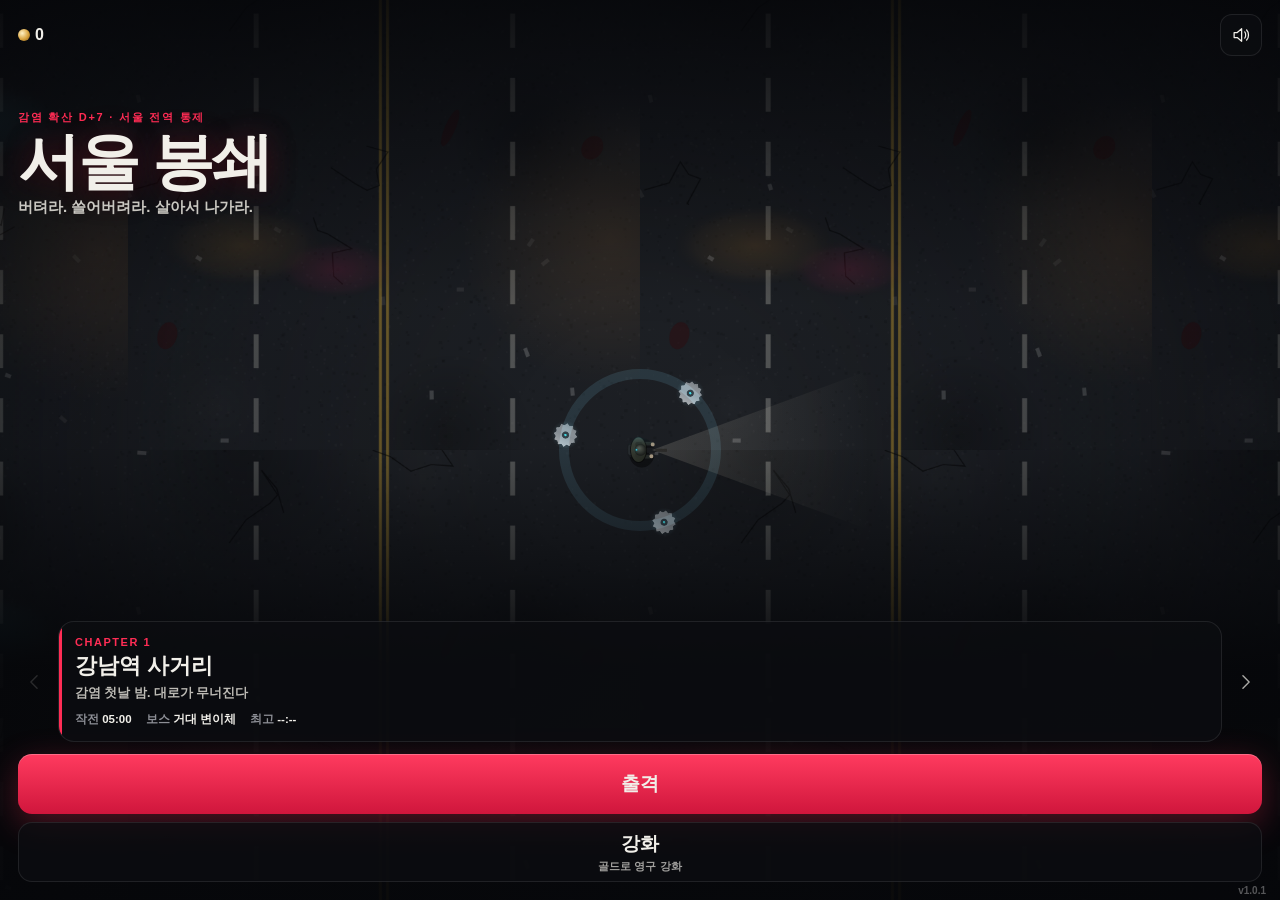
<file: lockdown/index.html>
<!doctype html>
<html lang="ko">
<head>
<meta charset="UTF-8" />
<meta name="viewport" content="width=device-width, initial-scale=1, maximum-scale=1, user-scalable=no, viewport-fit=cover" />
<meta http-equiv="Cache-Control" content="no-cache, no-store, must-revalidate" /><meta http-equiv="Pragma" content="no-cache" /><meta http-equiv="Expires" content="0" />
<meta name="theme-color" content="#07080b" /><meta name="apple-mobile-web-app-capable" content="yes" />
<link rel="icon" href="data:image/svg+xml,%3Csvg xmlns='http://www.w3.org/2000/svg' viewBox='0 0 64 64'%3E%3Crect width='64' height='64' rx='14' fill='%230b0c10'/%3E%3Ccircle cx='32' cy='32' r='16' fill='none' stroke='%23ff2d55' stroke-width='5'/%3E%3Cpath d='M32 8v14M32 42v14M8 32h14M42 32h14' stroke='%23ff2d55' stroke-width='5'/%3E%3C/svg%3E" />
<title>서울 봉쇄</title>
  <script type="module" crossorigin>var e=Object.defineProperty,t=(e,t,n)=>()=>{if(n)throw n[0];try{return e&&(t=e(e=0)),t}catch(e){throw n=[e],e}},n=(t,n)=>{let r={};for(var i in t)e(r,i,{get:t[i],enumerable:!0});return n||e(r,Symbol.toStringTag,{value:`Module`}),r};(function(){let e=document.createElement(`link`).relList;if(e&&e.supports&&e.supports(`modulepreload`))return;for(let e of document.querySelectorAll(`link[rel="modulepreload"]`))n(e);new MutationObserver(e=>{for(let t of e)if(t.type===`childList`)for(let e of t.addedNodes)e.tagName===`LINK`&&e.rel===`modulepreload`&&n(e)}).observe(document,{childList:!0,subtree:!0});function t(e){let t={};return e.integrity&&(t.integrity=e.integrity),e.referrerPolicy&&(t.referrerPolicy=e.referrerPolicy),t.credentials=e.crossOrigin===`use-credentials`?`include`:e.crossOrigin===`anonymous`?`omit`:`same-origin`,t}function n(e){if(e.ep)return;e.ep=!0;let n=t(e);fetch(e.href,n)}})();var r=Math.min(3,Math.max(2,Math.ceil(window.devicePixelRatio||1)));function i(e,t,n,i=r){let a=document.createElement(`canvas`);a.width=Math.ceil(e*i),a.height=Math.ceil(t*i);let o=a.getContext(`2d`);return o.scale(i,i),o.translate(e/2,t/2),n(o),{c:a,w:e,h:t}}function a(e){return()=>(e=e*16807%2147483647,e/2147483647)}function o(e,t,n,r,i,a=0){e.beginPath(),e.ellipse(t,n,r,i,a,0,Math.PI*2)}function s(e,t,n,r,i,a){e.beginPath(),e.roundRect(t,n,r,i,a)}function c(e,t=`#fff`){let n=document.createElement(`canvas`);n.width=e.c.width,n.height=e.c.height;let r=n.getContext(`2d`);return r.drawImage(e.c,0,0),r.globalCompositeOperation=`source-in`,r.fillStyle=t,r.fillRect(0,0,n.width,n.height),{c:n,w:e.w,h:e.h}}function l(e,t,n=0){return i(e*2,e*2,r=>{let i=r.createRadialGradient(0,0,0,0,0,e);i.addColorStop(0,t),n&&i.addColorStop(n,t),i.addColorStop(1,`rgba(0,0,0,0)`),r.fillStyle=i,r.fillRect(-e,-e,e*2,e*2)},1)}function u(e,t,n,r=!1){let c=e*3.2;return i(c,c,i=>{let l=a(t.seed+n*7);if(i.fillStyle=`rgba(0,0,0,0.38)`,o(i,2,3,e*.95,e*1.15),i.fill(),r){let t=i.createRadialGradient(0,0,e*.4,0,0,e*1.5);t.addColorStop(0,`rgba(255,40,40,0.0)`),t.addColorStop(.7,`rgba(255,30,30,0.35)`),t.addColorStop(1,`rgba(255,30,30,0)`),i.fillStyle=t,i.fillRect(-c/2,-c/2,c,c)}let u=e*.3*t.bulk,f=e*t.arms;for(let r of[-1,1]){let a=f*(r*(n?1:-1)>0?1:.78);i.save(),i.translate(e*.05,r*e*.72),i.rotate(r*-.12),i.fillStyle=t.cloth2,s(i,0,-u/2,a*.45,u,u/2),i.fill(),i.fillStyle=t.skin,s(i,a*.4,-u*.42,a*.62,u*.84,u/2),i.fill(),i.fillStyle=`rgba(0,0,0,0.35)`,o(i,a*1,0,u*.42,u*.4),i.fill(),i.restore()}let p=i.createLinearGradient(-e,-e,e,e);p.addColorStop(0,t.cloth),p.addColorStop(1,d(t.cloth,-.45)),i.fillStyle=p,o(i,-e*.12,0,e*.62*t.bulk,e*1.02*t.bulk),i.fill(),i.strokeStyle=`rgba(0,0,0,0.55)`,i.lineWidth=1,i.stroke(),i.strokeStyle=`rgba(0,0,0,0.35)`,i.lineWidth=.8;for(let t=0;t<3;t++){i.beginPath();let t=(l()-.5)*e*1.4;i.moveTo(-e*.5,t),i.lineTo(-e*.1,t+(l()-.5)*4),i.stroke()}let m=e*.12,h=e*.44,g=i.createRadialGradient(m-h*.3,-h*.3,h*.1,m,0,h);g.addColorStop(0,d(t.skin,.15)),g.addColorStop(1,d(t.skin,-.4)),i.fillStyle=g,i.beginPath(),i.arc(m,0,h,0,Math.PI*2),i.fill(),i.fillStyle=t.hair,i.beginPath(),i.arc(m-h*.15,0,h*.92,Math.PI*.55,Math.PI*1.45),i.closePath(),i.fill();for(let n=0;n<t.blood;n++){i.fillStyle=l()<.5?`rgba(120,8,12,0.85)`:`rgba(80,4,8,0.9)`;let t=(l()-.4)*e*1.2,n=(l()-.5)*e*1.6,r=e*(.12+l()*.22);o(i,t,n,r,r*(.6+l()*.6),l()*3),i.fill()}let _=i.createLinearGradient(0,-e,0,e);if(_.addColorStop(0,`rgba(160,200,255,0.12)`),_.addColorStop(.5,`rgba(0,0,0,0)`),i.fillStyle=_,i.globalCompositeOperation=`source-atop`,i.fillRect(-c/2,-c/2,c,c),i.globalCompositeOperation=`source-over`,r){i.strokeStyle=`rgba(255,60,50,0.9)`,i.lineWidth=1.3;for(let t=0;t<6;t++){i.beginPath();let t=-e*.4,n=(l()-.5)*e;i.moveTo(t,n);for(let r=0;r<4;r++)t+=l()*e*.3,n+=(l()-.5)*e*.4,i.lineTo(t,n);i.stroke()}}})}function d(e,t){let n=parseInt(e.slice(1),16),r=n>>16,i=n>>8&255,a=n&255,o=e=>Math.max(0,Math.min(255,Math.round(t<0?e*(1+t):e+(255-e)*t)));return`rgb(${o(r)},${o(i)},${o(a)})`}function f(e,t){return i(e*3.2,e*3.2,n=>{let r=a(91+t);n.fillStyle=`rgba(0,0,0,0.4)`,o(n,2,3,e*1.05,e*1.1),n.fill();let i=n.createRadialGradient(0,0,e*.5,0,0,e*1.5);i.addColorStop(0,`rgba(170,220,60,0.25)`),i.addColorStop(1,`rgba(170,220,60,0)`),n.fillStyle=i,n.fillRect(-e*1.6,-e*1.6,e*3.2,e*3.2);let s=n.createRadialGradient(-e*.3,-e*.3,e*.1,0,0,e);s.addColorStop(0,`#8d8f5a`),s.addColorStop(1,`#3b3d22`),n.fillStyle=s,o(n,-e*.1,0,e*.95,e*(t?1:.94)),n.fill();for(let t=0;t<9;t++){let t=r()*6.28,i=r()*e*.75,a=e*(.12+r()*.18),o=n.createRadialGradient(Math.cos(t)*i,Math.sin(t)*i,0,Math.cos(t)*i,Math.sin(t)*i,a);o.addColorStop(0,`rgba(225,240,120,0.95)`),o.addColorStop(1,`rgba(120,140,40,0.2)`),n.fillStyle=o,n.beginPath(),n.arc(Math.cos(t)*i,Math.sin(t)*i,a,0,6.28),n.fill()}n.fillStyle=`#5b5a3c`,n.beginPath(),n.arc(e*.55,0,e*.32,0,6.28),n.fill(),n.fillStyle=`rgba(100,10,10,0.8)`,o(n,-e*.2,e*.3,e*.2,e*.12),n.fill()})}function p(e,t){return i(e*3,e*3,n=>{let r=a(501+t*3);n.fillStyle=`rgba(0,0,0,0.45)`,o(n,4,6,e*1.05,e*1.2),n.fill();for(let r of[-1,1]){n.save(),n.translate(e*.1,r*e*.78),n.rotate(r*(t?-.25:-.05));let i=n.createLinearGradient(0,0,e*1.1,0);i.addColorStop(0,`#4b3f3c`),i.addColorStop(1,`#6e5a52`),n.fillStyle=i,s(n,0,-e*.2,e*1.05,e*.42,e*.2),n.fill(),n.fillStyle=`#2a1e1c`;for(let t=0;t<3;t++)n.beginPath(),n.moveTo(e*1,(t-1)*e*.13),n.lineTo(e*1.3,(t-1)*e*.18),n.lineTo(e*1,(t-1)*e*.13+3),n.fill();n.restore()}let i=n.createRadialGradient(-e*.3,-e*.4,e*.1,0,0,e);i.addColorStop(0,`#6d5a54`),i.addColorStop(1,`#241a19`),n.fillStyle=i,n.beginPath();for(let t=0;t<=24;t++){let i=t/24*6.28,a=e*(.85+r()*.18)*(Math.abs(Math.sin(i))*.15+.88),o=Math.cos(i)*a*.85,s=Math.sin(i)*a;t?n.lineTo(o,s):n.moveTo(o,s)}n.closePath(),n.fill();for(let t=0;t<12;t++){let t=r()*6.28,i=r()*e*.7,a=e*(.08+r()*.16),o=Math.cos(t)*i*.85,s=Math.sin(t)*i,c=n.createRadialGradient(o,s,0,o,s,a);c.addColorStop(0,`rgba(200,40,40,0.95)`),c.addColorStop(1,`rgba(90,10,10,0.3)`),n.fillStyle=c,n.beginPath(),n.arc(o,s,a,0,6.28),n.fill()}n.strokeStyle=`rgba(255,70,60,0.75)`,n.lineWidth=1.6;for(let t=0;t<9;t++){n.beginPath();let t=-e*.6,i=(r()-.5)*e*1.3;n.moveTo(t,i);for(let a=0;a<5;a++)t+=r()*e*.3,i+=(r()-.5)*e*.3,n.lineTo(t,i);n.stroke()}n.fillStyle=`#3a2d2a`,n.beginPath(),n.arc(e*.42,0,e*.26,0,6.28),n.fill(),n.fillStyle=`rgba(255,60,40,0.9)`,n.beginPath(),n.arc(e*.6,0,e*.06,0,6.28),n.fill()})}function m(e){return i(e*4.2,e*4.2,t=>{t.fillStyle=`rgba(0,0,0,0.45)`,o(t,2,3,e*1,e*1.15),t.fill(),t.fillStyle=`#1c1f22`,s(t,-e*.95,-e*.55,e*.5,e*1.1,3),t.fill(),t.fillStyle=`#2c3135`,s(t,-e*.9,-e*.4,e*.35,e*.8,2),t.fill(),t.fillStyle=`#2a2f2c`,s(t,0,e*.38,e*.85,e*.3,3),t.fill(),s(t,.1*e,-e*.62,e*.9,e*.28,3),t.fill(),t.fillStyle=`#0d0e10`,s(t,e*.2,-e*.08,e*1.95,e*.24,1.5),t.fill(),t.fillStyle=`#1c1e21`,s(t,e*.45,-e*.16,e*.75,e*.4,2),t.fill(),t.fillStyle=`#c7b59a`,t.beginPath(),t.arc(e*.9,e*.5,e*.15,0,6.28),t.fill(),t.beginPath(),t.arc(e*1,-e*.42,e*.15,0,6.28),t.fill();let n=t.createLinearGradient(-e,-e,e,e);n.addColorStop(0,`#4b5246`),n.addColorStop(1,`#23271f`),t.fillStyle=n,o(t,-e*.1,0,e*.62,e*.98),t.fill(),t.strokeStyle=`rgba(0,0,0,0.6)`,t.lineWidth=1,t.stroke(),t.fillStyle=`#30352d`,s(t,-e*.35,-e*.6,e*.55,e*.35,2),t.fill(),s(t,-e*.35,e*.25,e*.55,e*.35,2),t.fill();let r=t.createRadialGradient(-e*.05,-e*.15,1,e*.05,0,e*.48);r.addColorStop(0,`#5a6157`),r.addColorStop(1,`#1a1d1a`),t.fillStyle=r,t.beginPath(),t.arc(e*.05,0,e*.46,0,6.28),t.fill(),t.fillStyle=`#3ee6ff`,t.shadowColor=`#3ee6ff`,t.shadowBlur=6,t.fillRect(-e*.32,-e*.06,e*.12,e*.12),t.shadowBlur=0;let i=t.createLinearGradient(0,-e,0,e);i.addColorStop(0,`rgba(120,230,255,0.22)`),i.addColorStop(.45,`rgba(0,0,0,0)`),t.fillStyle=i,t.globalCompositeOperation=`source-atop`,t.fillRect(-e*2.1,-e*2.1,e*4.2,e*4.2),t.globalCompositeOperation=`source-over`})}function h(e){return i(e*2.4,e*2.4,t=>{let n=t.createRadialGradient(0,0,e*.3,0,0,e*1.2);n.addColorStop(0,`rgba(160,230,255,0.25)`),n.addColorStop(1,`rgba(160,230,255,0)`),t.fillStyle=n,t.fillRect(-e*1.2,-e*1.2,e*2.4,e*2.4),t.fillStyle=`#9aa3aa`,t.beginPath();for(let n=0;n<24;n++){let r=n/24*6.28,i=n%2?e*.82:e;t.lineTo(Math.cos(r)*i,Math.sin(r)*i)}t.closePath(),t.fill();let r=t.createLinearGradient(-e,-e,e,e);r.addColorStop(0,`rgba(255,255,255,0.55)`),r.addColorStop(.5,`rgba(255,255,255,0)`),r.addColorStop(1,`rgba(0,0,0,0.35)`),t.fillStyle=r,t.fill(),t.fillStyle=`#2b3034`,t.beginPath(),t.arc(0,0,e*.3,0,6.28),t.fill(),t.fillStyle=`#3ee6ff`,t.beginPath(),t.arc(0,0,e*.1,0,6.28),t.fill()})}function g(e,t,n){return i(e*4,e*4,r=>{let i=r.createRadialGradient(0,0,0,0,0,e*2);i.addColorStop(0,n.replace(`)`,`,0.45)`).replace(`rgb`,`rgba`)),i.addColorStop(1,`rgba(0,0,0,0)`),r.fillStyle=i,r.fillRect(-e*2,-e*2,e*4,e*4),r.beginPath(),r.moveTo(0,-e*1.2),r.lineTo(e*.75,0),r.lineTo(0,e*1.2),r.lineTo(-e*.75,0),r.closePath();let a=r.createLinearGradient(-e,-e,e,e);a.addColorStop(0,`#ffffff`),a.addColorStop(.35,t),a.addColorStop(1,n),r.fillStyle=a,r.fill(),r.strokeStyle=`rgba(255,255,255,0.6)`,r.lineWidth=.6,r.stroke()})}function _(e){return i(e*3,e*3,t=>{let n=t.createRadialGradient(0,0,0,0,0,e*1.5);n.addColorStop(0,`rgba(255,200,90,0.4)`),n.addColorStop(1,`rgba(0,0,0,0)`),t.fillStyle=n,t.fillRect(-e*1.5,-e*1.5,e*3,e*3);let r=t.createLinearGradient(-e,-e,e,e);r.addColorStop(0,`#fff1c4`),r.addColorStop(.5,`#d9a43f`),r.addColorStop(1,`#7a5418`),t.fillStyle=r,t.beginPath(),t.arc(0,0,e,0,6.28),t.fill(),t.strokeStyle=`rgba(70,45,10,0.8)`,t.lineWidth=.8,t.beginPath(),t.arc(0,0,e*.62,0,6.28),t.stroke()})}function v(e){return i(44,44,t=>{let n=e===`magnet`?`62,230,255`:e===`bomb`?`255,80,50`:e===`med`?`120,255,170`:`255,190,80`,r=t.createRadialGradient(0,0,0,0,0,22);if(r.addColorStop(0,`rgba(${n},0.45)`),r.addColorStop(1,`rgba(0,0,0,0)`),t.fillStyle=r,t.fillRect(-22,-22,44,44),t.fillStyle=`rgba(0,0,0,0.5)`,o(t,1.5,9.9,9.9,11*.35),t.fill(),e===`chest`){let e=t.createLinearGradient(0,-11,0,11);e.addColorStop(0,`#5c4a32`),e.addColorStop(1,`#2a2116`),t.fillStyle=e,s(t,-11,-11*.7,22,11*1.4,2),t.fill(),t.fillStyle=`#c99a3c`,t.fillRect(-11,-11*.12,22,11*.24),t.fillRect(-1.98,-11*.7,3.96,11*1.4),t.fillStyle=`#ffe2a0`,t.fillRect(-11*.12,-1.98,11*.24,3.96)}else t.fillStyle=`#16181b`,s(t,-9.35,-9.35,18.7,18.7,4),t.fill(),t.strokeStyle=`rgba(${n},0.95)`,t.lineWidth=1.4,t.stroke(),t.strokeStyle=`rgb(${n})`,t.fillStyle=`rgb(${n})`,t.lineWidth=2,t.lineCap=`round`,e===`magnet`?(t.beginPath(),t.arc(0,-.55,4.62,Math.PI,0),t.moveTo(-4.62,-.55),t.lineTo(-4.62,4.4),t.moveTo(4.62,-.55),t.lineTo(4.62,4.4),t.stroke()):e===`bomb`?(t.beginPath(),t.arc(0,1.1,4.4,0,6.28),t.fill(),t.beginPath(),t.moveTo(2.2,-2.75),t.lineTo(4.4,-5.5),t.stroke()):(t.fillRect(-11*.13,-4.95,11*.26,9.9),t.fillRect(-4.95,-11*.13,9.9,11*.26))})}function ee(e,t){return i(t*2.6,t*2.6,n=>{let r=a(e*13+1);n.fillStyle=`rgba(70,4,8,0.85)`,n.beginPath();for(let e=0;e<=18;e++){let i=e/18*6.28,a=t*(.45+r()*.35),o=Math.cos(i)*a,s=Math.sin(i)*a;e?n.lineTo(o,s):n.moveTo(o,s)}n.closePath(),n.fill();for(let e=0;e<10;e++){let e=r()*6.28,i=t*(.6+r()*.6),a=t*(.04+r()*.12);n.fillStyle=`rgba(90,6,10,0.8)`,n.beginPath(),n.arc(Math.cos(e)*i,Math.sin(e)*i,a,0,6.28),n.fill()}n.fillStyle=`rgba(140,20,25,0.35)`,n.beginPath(),n.arc(-t*.1,-t*.1,t*.3,0,6.28),n.fill()},1.5)}function te(e){return i(e*2,e*2,t=>{let n=t.createRadialGradient(0,0,0,0,0,e);n.addColorStop(0,`rgba(0,0,0,0.75)`),n.addColorStop(.6,`rgba(10,6,4,0.45)`),n.addColorStop(1,`rgba(0,0,0,0)`),t.fillStyle=n,t.fillRect(-e,-e,e*2,e*2)},1)}function ne(e,t){return i(512,512,n=>{let r=a(e*100+t*17+3);n.fillStyle=e===1?`#1a1b1e`:e===2?`#1c1f23`:`#1f2227`,n.fillRect(-256,-256,512,512);for(let e=0;e<2600;e++){n.fillStyle=r()<.5?`rgba(255,255,255,0.025)`:`rgba(0,0,0,0.12)`;let e=1+r()*2;n.fillRect(-256+r()*512,-256+r()*512,e,e)}for(let e=0;e<6;e++){let e=(r()-.5)*512,t=(r()-.5)*512,i=40+r()*90,a=n.createRadialGradient(e,t,0,e,t,i);a.addColorStop(0,r()<.5?`rgba(0,0,0,0.25)`:`rgba(255,255,255,0.025)`),a.addColorStop(1,`rgba(0,0,0,0)`),n.fillStyle=a,n.fillRect(e-i,t-i,i*2,i*2)}if(e===1){for(let e of[-128,128]){n.fillStyle=`#2a2622`;for(let t=-256;t<256;t+=32)n.fillRect(e-52,t+4,104,14);n.fillStyle=`#3c3f43`,n.fillRect(e-36,-256,5,512),n.fillRect(e+31,-256,5,512),n.fillStyle=`rgba(200,210,220,0.25)`,n.fillRect(e-36,-256,1.5,512),n.fillRect(e+31,-256,1.5,512)}n.fillStyle=`rgba(255,200,60,0.5)`;for(let e=-256;e<256;e+=64)n.fillRect(-3,e,6,30)}else if(e===2){n.fillStyle=`rgba(0,0,0,0.5)`,n.fillRect(-256,-256,512,6),n.fillStyle=`rgba(230,230,220,0.35)`;for(let e=-256;e<256;e+=64)n.fillRect(-130,e+10,5,34),n.fillRect(126,e+10,5,34);n.fillStyle=`rgba(240,190,60,0.45)`,n.fillRect(-5,-256,3,512),n.fillRect(2,-256,3,512)}else{n.fillStyle=`rgba(230,230,220,0.3)`;for(let e=-256;e<256;e+=64)n.fillRect(-130,e+12,5,34),n.fillRect(126,e+12,5,34);if(n.fillStyle=`rgba(240,190,60,0.45)`,n.fillRect(-5,-256,3,512),n.fillRect(2,-256,3,512),t===1){n.fillStyle=`rgba(230,230,225,0.28)`;for(let e=-248;e<256;e+=40)n.fillRect(e,-60,22,120)}}n.strokeStyle=`rgba(0,0,0,0.5)`,n.lineWidth=1.2;for(let e=0;e<5;e++){n.beginPath();let e=(r()-.5)*512,t=(r()-.5)*512;n.moveTo(e,t);for(let i=0;i<6;i++)e+=(r()-.5)*50,t+=(r()-.5)*50,n.lineTo(e,t);n.stroke()}if(t===2){n.save(),n.translate(-60+r()*120,-40+r()*80),n.rotate(r()*1.2-.6),n.fillStyle=`rgba(0,0,0,0.5)`,s(n,-42,-20,92,46,10),n.fill();let e=n.createLinearGradient(0,-22,0,22);e.addColorStop(0,`#3a3f46`),e.addColorStop(1,`#1d2024`),n.fillStyle=e,s(n,-46,-22,92,44,10),n.fill(),n.fillStyle=`#0c1014`,s(n,6,-18,22,36,4),n.fill(),s(n,-34,-17,16,34,4),n.fill(),n.fillStyle=`rgba(140,200,255,0.12)`,s(n,8,-16,8,32,2),n.fill(),n.fillStyle=`rgba(255,40,40,0.5)`,n.fillRect(-46,-20,3,8),n.fillRect(-46,12,3,8),n.fillStyle=`rgba(200,220,255,0.2)`;for(let e=0;e<20;e++)n.fillRect(30+r()*30,-30+r()*60,1.5,1.5);n.restore()}if(t===3){n.save(),n.translate((r()-.5)*200,(r()-.5)*200),n.rotate(r()*3);for(let e=0;e<3;e++){n.fillStyle=`#2b2d30`,n.fillRect(e*46-70,-6,40,12),n.fillStyle=`rgba(230,200,60,0.7)`;for(let t=0;t<4;t++)n.fillRect(e*46-68+t*10,-6,5,12)}n.strokeStyle=`rgba(230,200,60,0.55)`,n.lineWidth=3,n.beginPath(),n.moveTo(-90,20),n.quadraticCurveTo(0,40,90,18),n.stroke(),n.restore()}if(r()<.6){let e=(r()-.5)*380,t=(r()-.5)*380;n.fillStyle=`#0d0e10`,n.beginPath(),n.arc(e,t,15,0,6.28),n.fill(),n.strokeStyle=`rgba(120,120,120,0.25)`,n.lineWidth=1;for(let r=-10;r<=10;r+=5)n.beginPath(),n.moveTo(e-11,t+r),n.lineTo(e+11,t+r),n.stroke()}for(let e=0;e<2;e++){let e=(r()-.5)*420,t=(r()-.5)*420,i=26+r()*40,a=[`255,45,110`,`62,230,255`,`255,170,60`][Math.floor(r()*3)];n.save(),n.translate(e,t),n.scale(1.6,.8);let o=n.createRadialGradient(0,0,0,0,0,i);o.addColorStop(0,`rgba(${a},0.16)`),o.addColorStop(.7,`rgba(${a},0.05)`),o.addColorStop(1,`rgba(0,0,0,0)`),n.fillStyle=o,n.beginPath(),n.arc(0,0,i,0,6.28),n.fill(),n.restore()}if(e!==1&&t%2==0){let e=(r()-.5)*200,t=n.createRadialGradient(226,e,0,226,e,150);t.addColorStop(0,`rgba(255,170,80,0.13)`),t.addColorStop(1,`rgba(255,170,80,0)`),n.fillStyle=t,n.fillRect(76,e-150,300,300)}for(let e=0;e<3;e++){let e=(r()-.5)*440,t=(r()-.5)*440;n.fillStyle=`rgba(60,4,6,0.35)`,o(n,e,t,8+r()*14,5+r()*10,r()*3),n.fill()}for(let e=0;e<14;e++)n.fillStyle=r()<.7?`rgba(200,200,190,0.12)`:`rgba(255,255,255,0.2)`,n.save(),n.translate((r()-.5)*512,(r()-.5)*512),n.rotate(r()*3),n.fillRect(-3,-2,6+r()*4,4),n.restore()},1.4)}var y={};function re(){y.player=m(13);let e={walker:{skin:`#8b8f82`,cloth:`#30343b`,cloth2:`#262a30`,hair:`#1a1715`,blood:5,bulk:1,arms:1.05,seed:11},walker2:{skin:`#958a7f`,cloth:`#4a3f36`,cloth2:`#3a322a`,hair:`#26201b`,blood:6,bulk:1,arms:1,seed:23},walker3:{skin:`#7f8a85`,cloth:`#5a5f66`,cloth2:`#44484e`,hair:`#141414`,blood:4,bulk:.95,arms:1.1,seed:37},runner:{skin:`#a2968a`,cloth:`#5a2a2a`,cloth2:`#3e1e1e`,hair:`#111`,blood:7,bulk:.85,arms:1.25,seed:51},brute:{skin:`#77796c`,cloth:`#2c3a2e`,cloth2:`#212b22`,hair:`#0f0f0f`,blood:9,bulk:1.25,arms:1,seed:67},elite:{skin:`#6b5f5a`,cloth:`#1e1e22`,cloth2:`#16161a`,hair:`#0c0c0c`,blood:12,bulk:1.3,arms:1.05,seed:83}};y.enemy={},y.flash={};let t=(e,t)=>{y.enemy[e]=[t(0),t(1)],y.flash[e]=c(y.enemy[e][0])};t(`walker`,t=>u(11,e.walker,t)),t(`walker2`,t=>u(11,e.walker2,t)),t(`walker3`,t=>u(11,e.walker3,t)),t(`runner`,t=>u(10,e.runner,t)),t(`brute`,t=>u(18,e.brute,t)),t(`elite`,t=>u(25,e.elite,t,!0)),t(`bloater`,e=>f(14,e)),t(`boss`,e=>p(54,e)),y.blade=h(12),y.gems=[g(4,`rgb(90,230,255)`,`rgb(20,120,200)`),g(5.5,`rgb(150,255,140)`,`rgb(30,160,70)`),g(7,`rgb(255,110,120)`,`rgb(190,20,50)`)],y.coin=_(5),y.items={magnet:v(`magnet`),bomb:v(`bomb`),med:v(`med`),chest:v(`chest`)},y.blood=[0,1,2,3,4,5].map(e=>ee(e,16)),y.scorch=te(60),y.ground=[0,1,2].map(e=>[0,1,2,3].map(t=>ne(e,t))),y.gWhite=l(32,`rgba(255,245,230,1)`,.15),y.gOrange=l(32,`rgba(255,140,40,1)`,.1),y.gCyan=l(32,`rgba(90,220,255,1)`,.1),y.gRed=l(32,`rgba(255,40,40,1)`,.05),y.gYellow=l(32,`rgba(255,220,120,1)`,.1),y.gGreen=l(32,`rgba(170,230,70,1)`,.05),y.flare=l(32,`rgba(255,255,255,1)`,.4)}function ie(e){return e.c.toDataURL()}var b={rifle:{id:`rifle`,name:`돌격소총`,evo:`미니건`,evoDesc:`멈추지 않는 탄막. 관통 3`,pair:`mag`,desc:[`가장 가까운 적을 자동 사격`,`탄 +1`,`피해 +30%`,`관통 +1`,`탄 +1 · 연사 +20%`]},blade:{id:`blade`,name:`회전톱 드론`,evo:`톱날 폭풍`,evoDesc:`톱날 6개가 쉬지 않고 회전`,pair:`battery`,desc:[`주변을 도는 회전톱 2개`,`톱날 +1`,`피해 +30% · 반경 증가`,`톱날 +1`,`톱날 +1 · 상시 회전`]},molotov:{id:`molotov`,name:`화염병`,evo:`네이팜`,evoDesc:`거대한 불바다가 오래 탄다`,pair:`fuel`,desc:[`적 무리에 화염병 투척`,`병 +1`,`불길 범위 +25%`,`피해 +40%`,`병 +1 · 지속 증가`]},grenade:{id:`grenade`,name:`세열 수류탄`,evo:`집속탄`,evoDesc:`폭발 후 자탄 6발이 연쇄 폭발`,pair:`powder`,desc:[`가장 가까운 무리에 폭발`,`피해 +30%`,`폭발 범위 +20%`,`수류탄 +1`,`쿨타임 -25%`]},shock:{id:`shock`,name:`전격 충격기`,evo:`뇌격망`,evoDesc:`번개가 적에서 적으로 연쇄`,pair:`cell`,desc:[`화면 안의 적에게 낙뢰`,`낙뢰 +1`,`피해 +30%`,`낙뢰 +1`,`낙뢰 +1 · 쿨타임 감소`]},shotgun:{id:`shotgun`,name:`전투 산탄총`,evo:`용의 숨결`,evoDesc:`소이탄 12발. 관통 + 강한 넉백`,pair:`boots`,desc:[`진행 방향으로 산탄 발사`,`산탄 +2`,`피해 +30%`,`산탄 +2 · 넉백 증가`,`연사 +30%`]}},ae={mag:{id:`mag`,name:`확장 탄창`,desc:`쿨타임 -7%`},battery:{id:`battery`,name:`고출력 배터리`,desc:`지속시간 +12%`},fuel:{id:`fuel`,name:`연료 탱크`,desc:`공격 범위 +10%`},powder:{id:`powder`,name:`고폭 화약`,desc:`피해 +10%`},cell:{id:`cell`,name:`축전지`,desc:`치명타 확률 +6%`},boots:{id:`boots`,name:`전술 부츠`,desc:`이동 속도 +8%`},armor:{id:`armor`,name:`방탄복`,desc:`최대 체력 +15% · 받는 피해 -4%`},magnet:{id:`magnet`,name:`자석 코일`,desc:`획득 범위 +30%`}},oe={walker:{r:11,hp:9,spd:46,dmg:9,xp:1,mass:1},runner:{r:10,hp:6,spd:88,dmg:7,xp:1,mass:.8},brute:{r:18,hp:62,spd:36,dmg:16,xp:5,mass:3},bloater:{r:14,hp:18,spd:52,dmg:10,xp:2,mass:1.6},elite:{r:25,hp:520,spd:50,dmg:22,xp:25,mass:8},boss:{r:54,hp:9e3,spd:46,dmg:34,xp:0,mass:60}},x=[{id:1,name:`강남역 사거리`,sub:`감염 첫날 밤. 대로가 무너진다`,dur:300,bossAt:240,miniAt:[150],hpMul:1,dmgMul:1,tint:`#ff2d55`,ground:0,bossName:`거대 변이체`},{id:2,name:`2호선 선로`,sub:`불 꺼진 터널, 끝없는 무리`,dur:480,bossAt:420,miniAt:[180,300],hpMul:1.9,dmgMul:1.3,tint:`#3ee6ff`,ground:1,bossName:`선로의 포식자`},{id:3,name:`한강 대교`,sub:`퇴로는 다리 하나뿐`,dur:600,bossAt:540,miniAt:[200,360,480],hpMul:3.1,dmgMul:1.6,tint:`#ffb347`,ground:2,bossName:`교각의 군주`},{id:4,name:`여의도 봉쇄선`,sub:`군이 버린 마지막 방어선`,dur:720,bossAt:660,miniAt:[240,420,560],hpMul:4.6,dmgMul:2,tint:`#b26bff`,ground:0,bossName:`봉쇄선 파괴자`},{id:5,name:`남산 송신탑`,sub:`구조 신호를 보내라`,dur:900,bossAt:840,miniAt:[240,480,660],hpMul:6.8,dmgMul:2.5,tint:`#ff5a1f`,ground:1,bossName:`최초 감염자`}],se=[{id:`atk`,name:`화력`,desc:e=>`공격력 +${e*6}%`,max:10,base:120},{id:`hp`,name:`체력`,desc:e=>`최대 체력 +${e*12}`,max:10,base:100},{id:`def`,name:`방호`,desc:e=>`받는 피해 -${e*3}%`,max:8,base:160},{id:`spd`,name:`기동`,desc:e=>`이동 속도 +${e*3}%`,max:6,base:150},{id:`xp`,name:`숙련`,desc:e=>`경험치 +${e*6}%`,max:8,base:140},{id:`mag`,name:`회수`,desc:e=>`획득 범위 +${e*12}%`,max:6,base:90},{id:`gold`,name:`약탈`,desc:e=>`골드 +${e*8}%`,max:8,base:130},{id:`rev`,name:`응급 소생`,desc:e=>e?`사망 시 1회 부활`:`사망 시 1회 부활 (미보유)`,max:1,base:1500}],ce=(e,t)=>Math.round(e.base*1.55**t/10)*10,S=null,C=null,le=null,w=null,ue=null,de=localStorage.getItem(`ld_muted`)===`1`,fe={},pe=()=>de;function me(e){de=e,localStorage.setItem(`ld_muted`,e?`1`:`0`),C&&S&&C.gain.setTargetAtTime(e?0:.9,S.currentTime,.02)}function he(){try{if(!S){let e=window.AudioContext||window.webkitAudioContext;if(!e)return;S=new e;let t=S.createDynamicsCompressor();t.threshold.value=-14,t.ratio.value=6,t.attack.value=.002,t.release.value=.15,C=S.createGain(),C.gain.value=de?0:.9,le=S.createGain(),w=S.createGain(),w.gain.value=.32,ue=S.createBuffer(1,S.sampleRate*2,S.sampleRate);let n=ue.getChannelData(0);for(let e=0;e<n.length;e++)n[e]=Math.random()*2-1;le.connect(C),w.connect(C),C.connect(t).connect(S.destination),Ce()}S.state===`suspended`&&S.resume()}catch{}}var ge=!1;function _e(e){ge=e}var T=(e,t)=>{if(!S||ge)return!1;let n=performance.now();return n-(fe[e]||0)<t?!1:(fe[e]=n,!0)};function E(e,t,n,r,i,a=0,o=le){if(!S||!o)return;let s=S.currentTime+a,c=S.createOscillator(),l=S.createGain();c.type=n,c.frequency.setValueAtTime(e,s),i&&c.frequency.exponentialRampToValueAtTime(Math.max(20,i),s+t),l.gain.setValueAtTime(1e-4,s),l.gain.exponentialRampToValueAtTime(r,s+.004),l.gain.exponentialRampToValueAtTime(1e-4,s+t),c.connect(l).connect(o),c.start(s),c.stop(s+t+.05)}function D(e,t,n,r,i=`lowpass`,a=.8,o=0,s=le){if(!S||!s||!ue)return;let c=S.currentTime+o,l=S.createBufferSource(),u=S.createBiquadFilter(),d=S.createGain();l.buffer=ue,u.type=i,u.Q.value=a,u.frequency.setValueAtTime(n,c),u.frequency.exponentialRampToValueAtTime(Math.max(30,r),c+e),d.gain.setValueAtTime(t,c),d.gain.exponentialRampToValueAtTime(1e-4,c+e),l.connect(u).connect(d).connect(s),l.start(c,Math.random()*1.5),l.stop(c+e+.05)}var ve=0,ye=0,O={shot(){T(`shot`,55)&&(D(.05,.16,5e3,1200,`bandpass`,1.2),E(160,.05,`square`,.03,70))},minigun(){T(`shot`,45)&&(D(.04,.13,4e3,1500,`bandpass`,1.4),E(120,.04,`square`,.025,60))},shotgun(){T(`sg`,80)&&(D(.22,.5,3e3,200,`lowpass`,.7),E(90,.18,`sine`,.4,40))},boom(e=1){T(`boom`,60)&&(D(.7*e,.65*e,1800,50,`lowpass`,.7),E(60,.5*e,`sine`,.7*e,28),D(.05,.3,7e3,3e3,`highpass`))},zap(){if(T(`zap`,70)){E(1800,.12,`sawtooth`,.05,300),D(.12,.25,9e3,3e3,`highpass`,.8);for(let e=0;e<3;e++)D(.02,.15,6e3,5e3,`bandpass`,2,.03*e)}},saw(){T(`saw`,90)&&E(2200+Math.random()*400,.05,`square`,.025,1500)},fire(){T(`fire`,120)&&(D(.5,.3,900,300,`bandpass`,.6),E(70,.3,`sine`,.15,40))},toss(){T(`toss`,120)&&D(.12,.12,800,2400,`bandpass`,1.5)},kill(e=!1){T(`kill`,e?0:38)&&(E(e?110:150+Math.random()*40,e?.3:.12,`sine`,e?.5:.22,e?35:55),D(e?.25:.09,e?.45:.2,900,220,`bandpass`,1.4))},hit(){T(`hit`,30)&&D(.03,.08,2500,1500,`bandpass`,2)},gem(){if(!T(`gem`,45))return;let e=performance.now();ve=e-ye<300?Math.min(ve+1,14):0,ye=e,E(880*1.06**ve,.06,`triangle`,.05)},coin(){T(`coin`,60)&&(E(1568,.05,`triangle`,.06),E(2349,.08,`triangle`,.05,void 0,.04))},hurt(){T(`hurt`,160)&&(E(90,.2,`sawtooth`,.18,45),D(.15,.35,700,150,`lowpass`,1))},level(){ge||([0,4,7,12].forEach((e,t)=>E(330*2**(e/12),.25,`sawtooth`,.06,void 0,t*.05)),E(55,.5,`sine`,.4,40))},pick(){E(660,.06,`square`,.05),E(990,.12,`triangle`,.06,void 0,.05),D(.3,.2,400,4e3,`bandpass`,1)},evolve(){[0,3,7,10,15].forEach((e,t)=>E(220*2**(e/12),.4,`sawtooth`,.07,void 0,t*.07)),D(1,.4,200,6e3,`bandpass`,.8)},warn(){for(let e=0;e<4;e++)E(440,.35,`sawtooth`,.09,880,e*.45);E(45,1.8,`sine`,.5,30)},nuke(){D(1.8,.9,3e3,40,`lowpass`,.6),E(40,1.6,`sine`,.9,20),E(80,.8,`sawtooth`,.2,30)},magnet(){E(300,.5,`sine`,.12,1200),D(.5,.15,500,5e3,`bandpass`,2)},heal(){E(523,.15,`triangle`,.08),E(784,.25,`triangle`,.08,void 0,.08)},heart(){T(`heart`,700)&&(E(60,.12,`sine`,.45,40),E(55,.12,`sine`,.35,38,.16))},click(){E(1e3,.03,`square`,.04,700)},clear(){[0,5,7,12,17].forEach((e,t)=>E(262*2**(e/12),.5,`triangle`,.08,void 0,t*.1))},die(){E(200,1.2,`sawtooth`,.15,40),D(1,.4,1200,80,`lowpass`)}},be=!1,k=0,xe=0,A=0;function j(e){be=e}function Se(e){k=e}function Ce(){setInterval(()=>{if(!S||!w)return;let e=k>=2?.115:.13;for(A<S.currentTime&&(A=S.currentTime+.05);A<S.currentTime+.2;){let t=A-S.currentTime,n=xe%16;if(be){n%4==0&&E(55,.22,`sine`,.8,30,t,w),k>=1&&n%4==2&&D(.04,.12,8e3,6e3,`highpass`,.7,t,w),n%8==4&&D(.1,k>=1?.3:.15,1800,400,`bandpass`,1,t,w);let r=[33,33,36,33,31,31,38,36][(xe>>2)%8];n%2==0&&E(440*2**((r-69)/12),e*1.7,`sawtooth`,.07+k*.025,void 0,t,w),k>=2&&n%2==1&&E(440*2**((r-69+24)/12),.07,`square`,.03,void 0,t,w),n===0&&(xe>>4)%2==0&&E(440*2**((r-69+12)/12),e*14,`triangle`,.025,void 0,t,w)}xe++,A+=e}},50)}var M,we,Te,Ee,De,N,P,F,Oe,ke,Ae,je,Me,Ne,Pe,Fe,Ie,Le,Re,ze=t((()=>{(function(e){e.Unimplemented=`UNIMPLEMENTED`,e.Unavailable=`UNAVAILABLE`})(M||={}),we=class extends Error{constructor(e,t,n){super(e),this.message=e,this.code=t,this.data=n}},Te=e=>e?.androidBridge?`android`:e?.webkit?.messageHandlers?.bridge?`ios`:`web`,Ee=e=>{let t=e.CapacitorCustomPlatform||null,n=e.Capacitor||{},r=n.Plugins=n.Plugins||{},i=()=>t===null?Te(e):t.name,a=()=>i()!==`web`,o=e=>!!(l.get(e)?.platforms.has(i())||s(e)),s=e=>n.PluginHeaders?.find(t=>t.name===e),c=t=>e.console.error(t),l=new Map;return n.convertFileSrc||=e=>e,n.getPlatform=i,n.handleError=c,n.isNativePlatform=a,n.isPluginAvailable=o,n.registerPlugin=(e,a={})=>{let o=l.get(e);if(o)return console.warn(`Capacitor plugin "${e}" already registered. Cannot register plugins twice.`),o.proxy;let c=i(),u=s(e),d,f=async()=>(!d&&c in a?d=d=typeof a[c]==`function`?await a[c]():a[c]:t!==null&&!d&&`web`in a&&(d=d=typeof a.web==`function`?await a.web():a.web),d),p=(t,r)=>{if(u){let i=u?.methods.find(e=>r===e.name);if(i)return i.rtype===`promise`?t=>n.nativePromise(e,r.toString(),t):(t,i)=>n.nativeCallback(e,r.toString(),t,i);if(t)return t[r]?.bind(t)}else if(t)return t[r]?.bind(t);else throw new we(`"${e}" plugin is not implemented on ${c}`,M.Unimplemented)},m=t=>{let n,r=(...r)=>{let i=f().then(i=>{let a=p(i,t);if(a){let e=a(...r);return n=e?.remove,e}throw new we(`"${e}.${t}()" is not implemented on ${c}`,M.Unimplemented)});return t===`addListener`&&(i.remove=async()=>n()),i};return r.toString=()=>`${t.toString()}() { [capacitor code] }`,Object.defineProperty(r,"name",{value:t,writable:!1,configurable:!1}),r},h=m(`addListener`),g=m(`removeListener`),_=(e,t)=>{let n=h({eventName:e},t).then(e=>e),r=async()=>{let t=await n;await g({eventName:e,callbackId:t})},i=new Promise(e=>n.then(()=>e({remove:r})));return i.remove=async()=>{console.warn(`Using addListener() without 'await' is deprecated.`),await r()},i},v=new Proxy({},{get(e,t){switch(t){case`$$typeof`:return;case`toJSON`:return()=>({});case`addListener`:return u?_:h;case`removeListener`:return g;default:return m(t)}}});return r[e]=v,l.set(e,{name:e,proxy:v,platforms:new Set([...Object.keys(a),...u?[c]:[]])}),v},n.Exception=we,n.DEBUG=!!n.DEBUG,n.isLoggingEnabled=!!n.isLoggingEnabled,n},De=e=>e.Capacitor=Ee(e),N=De(typeof globalThis<`u`?globalThis:typeof self<`u`?self:typeof window<`u`?window:typeof global<`u`?global:{}),P=N.registerPlugin,F=class{constructor(){this.listeners={},this.retainedEventArguments={},this.windowListeners={}}addListener(e,t){let n=!1;this.listeners[e]||(this.listeners[e]=[],n=!0),this.listeners[e].push(t);let r=this.windowListeners[e];return r&&!r.registered&&this.addWindowListener(r),n&&this.sendRetainedArgumentsForEvent(e),Promise.resolve({remove:async()=>this.removeListener(e,t)})}async removeAllListeners(){this.listeners={};for(let e in this.windowListeners)this.removeWindowListener(this.windowListeners[e]);this.windowListeners={}}notifyListeners(e,t,n){let r=this.listeners[e];if(r)r.forEach(e=>e(t));else if(n){let n=this.retainedEventArguments[e];n||=[],n.push(t),this.retainedEventArguments[e]=n}}hasListeners(e){return!!this.listeners[e]?.length}registerWindowListener(e,t){this.windowListeners[t]={registered:!1,windowEventName:e,pluginEventName:t,handler:e=>{this.notifyListeners(t,e)}}}unimplemented(e=`not implemented`){return new N.Exception(e,M.Unimplemented)}unavailable(e=`not available`){return new N.Exception(e,M.Unavailable)}async removeListener(e,t){let n=this.listeners[e];if(!n)return;let r=n.indexOf(t);r!==-1&&this.listeners[e].splice(r,1),this.listeners[e].length||this.removeWindowListener(this.windowListeners[e])}addWindowListener(e){window.addEventListener(e.windowEventName,e.handler),e.registered=!0}removeWindowListener(e){e&&(window.removeEventListener(e.windowEventName,e.handler),e.registered=!1)}sendRetainedArgumentsForEvent(e){let t=this.retainedEventArguments[e];t&&(delete this.retainedEventArguments[e],t.forEach(t=>{this.notifyListeners(e,t)}))}},Oe=e=>encodeURIComponent(e).replace(/%(2[346B]|5E|60|7C)/g,decodeURIComponent).replace(/[()]/g,escape),ke=e=>e.replace(/(%[\dA-F]{2})+/gi,decodeURIComponent),Ae=class extends F{async getCookies(){let e=document.cookie,t={};return e.split(`;`).forEach(e=>{if(e.length<=0)return;let[n,r]=e.replace(/=/,`CAP_COOKIE`).split(`CAP_COOKIE`);n=ke(n).trim(),r=ke(r).trim(),t[n]=r}),t}async setCookie(e){try{let t=Oe(e.key),n=Oe(e.value),r=e.expires?`; expires=${e.expires.replace(`expires=`,``)}`:``,i=(e.path||`/`).replace(`path=`,``),a=e.url!=null&&e.url.length>0?`domain=${e.url}`:``;document.cookie=`${t}=${n||``}${r}; path=${i}; ${a};`}catch(e){return Promise.reject(e)}}async deleteCookie(e){try{document.cookie=`${e.key}=; Max-Age=0`}catch(e){return Promise.reject(e)}}async clearCookies(){try{let e=document.cookie.split(`;`)||[];for(let t of e)document.cookie=t.replace(/^ +/,``).replace(/=.*/,`=;expires=${new Date().toUTCString()};path=/`)}catch(e){return Promise.reject(e)}}async clearAllCookies(){try{await this.clearCookies()}catch(e){return Promise.reject(e)}}},P(`CapacitorCookies`,{web:()=>new Ae}),je=async e=>new Promise((t,n)=>{let r=new FileReader;r.onload=()=>{let e=r.result;t(e.indexOf(`,`)>=0?e.split(`,`)[1]:e)},r.onerror=e=>n(e),r.readAsDataURL(e)}),Me=(e={})=>{let t=Object.keys(e);return Object.keys(e).map(e=>e.toLocaleLowerCase()).reduce((n,r,i)=>(n[r]=e[t[i]],n),{})},Ne=(e,t=!0)=>e?Object.entries(e).reduce((e,n)=>{let[r,i]=n,a,o;return Array.isArray(i)?(o=``,i.forEach(e=>{a=t?encodeURIComponent(e):e,o+=`${r}=${a}&`}),o.slice(0,-1)):(a=t?encodeURIComponent(i):i,o=`${r}=${a}`),`${e}&${o}`},``).substr(1):null,Pe=(e,t={})=>{let n=Object.assign({method:e.method||`GET`,headers:e.headers},t),r=Me(e.headers)[`content-type`]||``;if(typeof e.data==`string`)n.body=e.data;else if(r.includes(`application/x-www-form-urlencoded`)){let t=new URLSearchParams;for(let[n,r]of Object.entries(e.data||{}))t.set(n,r);n.body=t.toString()}else if(r.includes(`multipart/form-data`)||e.data instanceof FormData){let t=new FormData;if(e.data instanceof FormData)e.data.forEach((e,n)=>{t.append(n,e)});else for(let n of Object.keys(e.data))t.append(n,e.data[n]);n.body=t;let r=new Headers(n.headers);r.delete(`content-type`),n.headers=r}else(r.includes(`application/json`)||typeof e.data==`object`)&&(n.body=JSON.stringify(e.data));return n},Fe=class extends F{async request(e){let t=Pe(e,e.webFetchExtra),n=Ne(e.params,e.shouldEncodeUrlParams),r=n?`${e.url}?${n}`:e.url,i=await fetch(r,t),a=i.headers.get(`content-type`)||``,{responseType:o=`text`}=i.ok?e:{};a.includes(`application/json`)&&(o=`json`);let s,c;switch(o){case`arraybuffer`:case`blob`:c=await i.blob(),s=await je(c);break;case`json`:s=await i.json();break;default:s=await i.text()}let l={};return i.headers.forEach((e,t)=>{l[t]=e}),{data:s,headers:l,status:i.status,url:i.url}}async get(e){return this.request(Object.assign(Object.assign({},e),{method:`GET`}))}async post(e){return this.request(Object.assign(Object.assign({},e),{method:`POST`}))}async put(e){return this.request(Object.assign(Object.assign({},e),{method:`PUT`}))}async patch(e){return this.request(Object.assign(Object.assign({},e),{method:`PATCH`}))}async delete(e){return this.request(Object.assign(Object.assign({},e),{method:`DELETE`}))}},P(`CapacitorHttp`,{web:()=>new Fe}),(function(e){e.Dark=`DARK`,e.Light=`LIGHT`,e.Default=`DEFAULT`})(Ie||={}),(function(e){e.StatusBar=`StatusBar`,e.NavigationBar=`NavigationBar`})(Le||={}),Re=class extends F{async setStyle(){this.unavailable(`not available for web`)}async setAnimation(){this.unavailable(`not available for web`)}async show(){this.unavailable(`not available for web`)}async hide(){this.unavailable(`not available for web`)}},P(`SystemBars`,{web:()=>new Re})})),I,Be,Ve=t((()=>{(function(e){e.Heavy=`HEAVY`,e.Medium=`MEDIUM`,e.Light=`LIGHT`})(I||={}),(function(e){e.Success=`SUCCESS`,e.Warning=`WARNING`,e.Error=`ERROR`})(Be||={})}));ze(),Ve();var He=`modulepreload`,Ue=function(e,t){return new URL(e,t).href},We={},Ge=function(e){return e.pathname.endsWith(`.css`)},Ke=function(e,t,n){if(t in e)return e[t];let r=n();if(!r){e[t]=void 0;return}let i=r.then(()=>{e[t]=void 0},n=>{throw e[t]=void 0,n});return e[t]=i,i},qe=function(e,t,n){let r=Promise.resolve();if(t&&t.length>0){let e,i=document.querySelector(`meta[property=csp-nonce]`),a=i?.nonce||i?.getAttribute(`nonce`);function o(e){return Promise.all(e.map(e=>Promise.resolve(e).then(e=>({status:`fulfilled`,value:e}),e=>({status:`rejected`,reason:e}))))}function s(e){return import.meta.resolve?new URL(import.meta.resolve(e)):new URL(e,import.meta.url)}r=o(t.map(t=>{t=Ue(t,n);let r=s(t),i=Ge(r);return Ke(We,r.href,()=>{if(e===void 0){e={all:new Set,styles:new Set};let t=document.getElementsByTagName(`link`);for(let n=t.length-1;n>=0;n--){let r=t[n];e.all.add(r.href),r.rel===`stylesheet`&&e.styles.add(r.href)}}if((i?e.styles:e.all).has(r.href))return;let t=document.createElement(`link`);if(t.rel=i?`stylesheet`:He,i||(t.as=`script`),t.crossOrigin=``,t.href=r.href,a&&t.setAttribute(`nonce`,a),document.head.appendChild(t),i)return new Promise((e,n)=>{let i=a=>{t.removeEventListener(`load`,i),t.removeEventListener(`error`,i),a.type===`error`?n(Error(`Unable to preload CSS for ${r}`)):e(a)};t.addEventListener(`load`,i),t.addEventListener(`error`,i)})})}).filter(e=>e!==void 0))}function i(e){let t=new Event(`vite:preloadError`,{cancelable:!0});if(t.payload=e,window.dispatchEvent(t),!t.defaultPrevented)throw e}return r.then(t=>{for(let e of t||[])e.status===`rejected`&&i(e.reason);return e().catch(i)})},Je=n({HapticsWeb:()=>Ye}),Ye,Xe=t((()=>{Ye=class extends F{constructor(){super(...arguments),this.selectionStarted=!1}async impact(e){let t=this.patternForImpact(e?.style);this.vibrateWithPattern(t)}async notification(e){let t=this.patternForNotification(e?.type);this.vibrateWithPattern(t)}async vibrate(e){let t=e?.duration||300;this.vibrateWithPattern([t])}async selectionStart(){this.selectionStarted=!0}async selectionChanged(){this.selectionStarted&&this.vibrateWithPattern([70])}async selectionEnd(){this.selectionStarted=!1}patternForImpact(e=I.Heavy){return e===I.Medium?[43]:e===I.Light?[20]:[61]}patternForNotification(e=Be.Success){return e===Be.Warning?[30,40,30,50,60]:e===Be.Error?[27,45,50]:[35,65,21]}vibrateWithPattern(e){if(navigator.vibrate)navigator.vibrate(e);else throw this.unavailable(`Browser does not support the vibrate API`)}}}));ze(),Ve();var Ze=P(`Haptics`,{web:()=>qe(()=>Promise.resolve().then(()=>(Xe(),Je)).then(e=>new e.HapticsWeb),void 0,import.meta.url)});ze();var Qe=N.isNativePlatform();function $e(){Qe?Ze.impact({style:I.Light}).catch(()=>{}):navigator.vibrate?.(8)}function et(){Qe?Ze.impact({style:I.Medium}).catch(()=>{}):navigator.vibrate?.(15)}function tt(){Qe?Ze.impact({style:I.Heavy}).catch(()=>{}):navigator.vibrate?.(30)}var nt=0;function L(e){let t=performance.now();t-nt<45||(nt=t,e===`heavy`?tt():e===`medium`?et():$e())}var R=Math.PI*2,z=(e,t)=>e+Math.random()*(t-e),B=(e,t,n,r)=>(e-n)*(e-n)+(t-r)*(t-r),rt=class{constructor(){this.id=0,this.t=`walker`,this.skin=`walker`,this.x=0,this.y=0,this.kx=0,this.ky=0,this.hp=1,this.max=1,this.r=10,this.spd=40,this.dmg=5,this.xp=1,this.mass=1,this.flash=0,this.anim=0,this.atkCd=0,this.bladeCd=0,this.burn=0,this.burnDps=0,this.alive=!1,this.ang=0,this.elite=!1,this.mini=!1,this.st=0,this.stT=0,this.dashX=0,this.dashY=0,this.slamT=0,this.dashT=0,this.enraged=!1}},V=1400,it=class{constructor(e,t){this.w=0,this.h=0,this.dpr=1,this.scale=1,this.vw=380,this.vh=900,this.running=!1,this.over=!1,this.time=0,this.ts=1,this.tsTarget=1,this.choosing=!1,this.pendingLv=0,this.demo=!1,this.px=0,this.py=0,this.pvx=0,this.pvy=0,this.face=0,this.hp=100,this.maxHp=100,this.hurtT=0,this.iT=0,this.xpBank=0,this.nextItem=0,this.lv=1,this.xp=0,this.kills=0,this.gold=0,this.revived=!1,this.inX=0,this.inY=0,this.joy={on:!1,bx:0,by:0,kx:0,ky:0},this.camX=0,this.camY=0,this.shake=0,this.flashT=0,this.nukeT=0,this.nukeX=0,this.nukeY=0,this.own={w:{},p:{}},this.en=[],this.pool=[],this.nextId=1,this.boss=null,this.bossDone=!1,this.arena=null,this.bullets=[],this.ebullets=[],this.throws=[],this.fires=[],this.booms=[],this.bolts=[],this.drops=[],this.nums=[],this.decals=[],this.bladeAng=0,this.bladeOn=!0,this.bladeT=0,this.pX=new Float32Array(V),this.pY=new Float32Array(V),this.pVX=new Float32Array(V),this.pVY=new Float32Array(V),this.pL=new Float32Array(V),this.pM=new Float32Array(V),this.pS=new Float32Array(V),this.pK=new Uint8Array(V),this.pHead=0,this.spawnAcc=0,this.nextElite=50,this.events=[],this.bossWarnT=-1,this.hHead=new Int32Array(4096),this.hNext=new Int32Array(1024),this.fps=60,this.frameMs=[],this.numGate=0,this.testGod=!1,this.testDmg=1,this.cv=e,this.g=e.getContext(`2d`,{alpha:!1}),this.hooks=t,addEventListener(`resize`,()=>this.resize()),this.resize()}resize(){this.dpr=Math.min(2,window.devicePixelRatio||1),this.w=innerWidth,this.h=innerHeight,this.cv.width=Math.round(this.w*this.dpr),this.cv.height=Math.round(this.h*this.dpr),this.scale=this.w/380,this.w>600&&(this.scale=Math.min(this.w/700,this.h/900)*1),this.vw=this.w/this.scale,this.vh=this.h/this.scale;let e=e=>{let t=document.createElement(`canvas`);return t.width=Math.ceil(this.w/2),t.height=Math.ceil(this.h/2),e(t.getContext(`2d`),t.width,t.height),t};this.dark=e((e,t,n)=>{let r=Math.hypot(t,n)/2,i=e.createRadialGradient(t/2,n/2,r*.16,t/2,n/2,r);i.addColorStop(0,`rgba(4,5,9,0)`),i.addColorStop(.5,`rgba(4,5,9,0.18)`),i.addColorStop(1,`rgba(4,5,9,0.58)`),e.fillStyle=i,e.fillRect(0,0,t,n)}),this.redV=e((e,t,n)=>{let r=Math.hypot(t,n)/2,i=e.createRadialGradient(t/2,n/2,r*.4,t/2,n/2,r);i.addColorStop(0,`rgba(160,0,10,0)`),i.addColorStop(1,`rgba(170,0,12,0.75)`),e.fillStyle=i,e.fillRect(0,0,t,n)})}start(e,t,n=!1){this.ch=e,this.perm=t,this.demo=n,this.running=!0,this.over=!1,this.time=0,this.ts=1,this.tsTarget=1,this.choosing=!1,this.pendingLv=0,this.px=0,this.py=0,this.pvx=this.pvy=0,this.lv=1,this.xp=0,this.xpBank=0,this.nextItem=12,this.kills=0,this.gold=0,this.revived=!1,this.own={w:{rifle:{lv:1,evo:!1,cd:.3,t:0}},p:{}};for(let e of this.en)e.alive=!1,this.pool.push(e);this.en=[],this.bullets=[],this.ebullets=[],this.throws=[],this.fires=[],this.booms=[],this.bolts=[],this.drops=[],this.nums=[],this.decals=[],this.pL.fill(0),this.boss=null,this.bossDone=!1,this.arena=null,this.bossWarnT=-1,this.hooks.onBossHp(null),this.maxHp=this.calcMaxHp(),this.hp=this.maxHp,this.spawnAcc=0,this.nextElite=50,this.nukeT=0;let r=e;this.events=[{t:.4,f:()=>this.burst(10,230)},{t:90,f:()=>{this.ring(56,`walker`),this.hooks.onBanner(`포위됐다`,`사방에서 몰려온다`,!0)}},{t:130,f:()=>{this.horde(`runner`,40),this.hooks.onBanner(`대량 발생`,`질주형 감염자 무리`,!0)}},{t:Math.min(r.bossAt-40,200),f:()=>{this.ring(80,`walker`),this.hooks.onBanner(`포위됐다`,`빠져나갈 틈을 찾아라`,!0)}},...r.miniAt.map(e=>({t:e,f:()=>{this.hooks.onBanner(`경고`,`변이 개체 무리 접근`,!0),O.warn();for(let e=0;e<3;e++)this.spawn(`elite`,void 0,e===0)}})),{t:r.bossAt-3,f:()=>{this.bossWarnT=3,this.hooks.onBossWarn(r.bossName),O.warn(),L(`heavy`)}},{t:r.bossAt,f:()=>this.spawnBoss()}];for(let e=1;e*120+100<r.dur;e++)this.events.push({t:100+e*120,f:()=>{this.horde(Math.random()<.5?`runner`:`walker`,50)}});Se(0)}calcMaxHp(){return(100+this.perm.hp*12)*(1+(this.own.p.armor||0)*.15)}get stats(){let e=this.own.p,t=this.perm;return{atk:(1+t.atk*.06)*(1+(e.powder||0)*.1)*this.testDmg,cd:1-(e.mag||0)*.07,area:1+(e.fuel||0)*.1,dur:1+(e.battery||0)*.12,crit:.05+(e.cell||0)*.06,spd:92*(1+t.spd*.03)*(1+(e.boots||0)*.08),def:Math.min(.6,t.def*.03+(e.armor||0)*.04),mag:90*(1+t.mag*.12)*(1+(e.magnet||0)*.3),xp:1+t.xp*.06,gold:1+t.gold*.08}}needXp(e=this.lv){return Math.round(e*3.3+e*e*.22-.5)}mkEnemy(e){let t=this.pool.pop()||new rt,n=oe[e],r=this.ch.hpMul*(1+this.time/60*.42);return t.id=this.nextId++,t.t=e,t.r=n.r,t.spd=n.spd*z(.9,1.1),t.dmg=n.dmg*this.ch.dmgMul*(.6+Math.min(1,this.time/150)*.4+this.time/500),t.xp=n.xp,t.mass=n.mass,t.hp=t.max=n.hp*(e===`boss`?this.ch.hpMul:r),t.flash=0,t.anim=Math.random()*2,t.atkCd=0,t.bladeCd=0,t.burn=0,t.kx=t.ky=0,t.alive=!0,t.elite=e===`elite`,t.mini=!1,t.st=0,t.stT=0,t.enraged=!1,t.skin=e===`walker`?[`walker`,`walker2`,`walker3`][Math.floor(Math.random()*3)]:e,this.en.push(t),t}spawnPos(e=!0){let t=Math.hypot(this.vw,this.vh)/2+30,n=Math.random()*R;return e&&(this.pvx||this.pvy)&&Math.random()<.45&&(n=Math.atan2(this.pvy,this.pvx)+z(-.9,.9)),[this.px+Math.cos(n)*t,this.py+Math.sin(n)*t]}spawn(e,t,n=!1){let r=this.mkEnemy(e),[i,a]=t||this.spawnPos();return r.x=i,r.y=a,n&&(r.mini=!0,r.hp=r.max*=3,r.r*=1.2),r}burst(e,t){for(let n=0;n<e;n++){let r=n/e*R;this.spawn(`walker`,[this.px+Math.cos(r)*t*z(.9,1.2),this.py+Math.sin(r)*t*z(.9,1.3)])}}ring(e,t){let n=Math.hypot(this.vw,this.vh)/2*.82;for(let r=0;r<e;r++){let i=r/e*R;this.spawn(t,[this.px+Math.cos(i)*n,this.py+Math.sin(i)*n])}}horde(e,t){let n=Math.random()*R,r=Math.hypot(this.vw,this.vh)/2+40,i=this.px+Math.cos(n)*r,a=this.py+Math.sin(n)*r;for(let n=0;n<t;n++)this.spawn(e,[i+z(-90,90),a+z(-90,90)])}spawnBoss(){this.bossWarnT=-1;let[e,t]=this.spawnPos(!1),n=this.spawn(`boss`,[e,t]);this.boss=n,n.hp=n.max=1e4*this.ch.hpMul,this.arena={x:this.px,y:this.py,r:330},Se(2),this.shake=6,L(`heavy`)}director(e){let t=this.ch,n=this.time,r=Math.min(1,n/t.bossAt),i=(2.4+27*r**1.25)*(this.boss?.35:1)*!this.bossDone,a=Math.min(480,150+330*r);for(this.spawnAcc+=i*e;this.spawnAcc>=1&&(this.spawnAcc--,!(this.en.length>=a));){let e=`walker`,t=Math.random();n>35&&t<.22+r*.12?e=`runner`:n>70&&t<.36+r*.08?e=`brute`:n>100&&t<.46&&(e=`bloater`),this.spawn(e)}n>=this.nextElite&&!this.boss&&(this.nextElite+=55,this.spawn(`elite`),this.hooks.onBanner(`엘리트 감염체`,`처치 시 보급 상자`,!1));for(let e of this.events)!e.done&&n>=e.t&&(e.done=!0,e.f());n>t.bossAt*.6&&!this.boss&&Se(1)}hkey(e,t){return(Math.floor(e/40)*73856093^Math.floor(t/40)*19349663)>>>0&4095}buildHash(){this.hHead.fill(-1),this.hNext.length<this.en.length&&(this.hNext=new Int32Array(this.en.length*2));for(let e=0;e<this.en.length;e++){let t=this.en[e],n=this.hkey(t.x,t.y);this.hNext[e]=this.hHead[n],this.hHead[n]=e}}near(e,t,n,r){let i=Math.floor((e-n-60)/40),a=Math.floor((e+n+60)/40),o=Math.floor((t-n-60)/40),s=Math.floor((t+n+60)/40);if((a-i)*(s-o)>400){for(let i of this.en)if(i.alive&&B(i.x,i.y,e,t)<(n+i.r)**2&&r(i))return}else for(let c=i;c<=a;c++)for(let i=o;i<=s;i++){let a=(c*73856093^i*19349663)>>>0&4095;for(let o=this.hHead[a];o>=0;o=this.hNext[o]){let a=this.en[o];if(!a||!a.alive)continue;let s=Math.floor(a.x/40),l=Math.floor(a.y/40);if(s===c&&l===i&&B(a.x,a.y,e,t)<(n+a.r)**2&&r(a))return}}}nearest(e,t,n=480){let r=null,i=n*n;for(let a=120;;a*=2){let o=Math.min(a,n);if(this.near(e,t,o,n=>{let a=B(n.x,n.y,e,t);a<i&&(i=a,r=n)}),r||o>=n)return r}}onScreen(e,t=0){return Math.abs(e.x-this.camX)<this.vw/2+t&&Math.abs(e.y-this.camY)<this.vh/2+t}damage(e,t,n=0,r=0,i=0){if(!e.alive)return;let a=Math.random()<this.stats.crit;if(a&&(t*=2),e.hp-=t,e.flash=.09,e.t!==`boss`){let t=1/e.mass;e.kx+=n*t,e.ky+=r*t}(a||t>=25)&&this.nums.length<34&&this.time-this.numGate>.03&&(this.numGate=this.time,this.nums.push({x:e.x+z(-6,6),y:e.y-e.r,v:Math.round(t),t:0,crit:a})),i===1&&O.hit(),e.hp<=0&&this.kill(e)}kill(e){if(!e.alive)return;e.alive=!1,this.kills++;let t=e.t===`brute`||e.elite||e.t===`boss`,n=e.t===`boss`?80:t?22:7;for(let r=0;r<n;r++){let n=Math.random()*R,r=z(40,t?260:170);this.part(e.x,e.y,Math.cos(n)*r,Math.sin(n)*r,z(.25,.6),z(1.4,t?3.6:2.6),0)}if((this.decals.length<100||Math.random()<.5)&&this.decal(e.x,e.y,e.r/11*z(.7,1.1),y.blood[Math.floor(Math.random()*6)]),O.kill(t),this.demo)return;e.t!==`boss`&&this.dropGem(e.x,e.y,e.xp);let r=Math.random();if(e.elite){this.drop(e.x,e.y,`chest`);for(let t=0;t<4;t++)this.drop(e.x+z(-20,20),e.y+z(-20,20),`coin`,5);this.shake=Math.max(this.shake,5),L(`heavy`),Math.random()<.5&&this.drop(e.x+18,e.y,Math.random()<.5?`bomb`:`magnet`)}else if(r<.04)this.drop(e.x,e.y,`coin`,1);else if(r<.052&&this.time>this.nextItem){this.nextItem=this.time+z(18,28);let t=Math.random();this.drop(e.x,e.y,this.hp<this.maxHp*.6&&t<.5?`med`:t<.75?`magnet`:`bomb`)}e.t===`bloater`&&this.explode(e.x,e.y,58,28*this.ch.hpMul,2,!0),e.t===`boss`&&this.bossKilled(e)}bossKilled(e){this.boss=null,this.bossDone=!0,this.arena=null,this.hooks.onBossHp(null),this.shake=10,this.flashT=.4,this.ts=.25,O.nuke(),L(`heavy`);for(let t=0;t<6;t++)setTimeout(()=>this.explode(e.x+z(-60,60),e.y+z(-60,60),70,0,0),t*90);for(let t=0;t<30;t++)this.drop(e.x+z(-50,50),e.y+z(-50,50),`coin`,5);this.drop(e.x,e.y,`chest`),setTimeout(()=>{for(let e of this.en)e.alive&&e.t!==`boss`&&this.kill(e);this.hooks.onClear()},1300)}hurt(e){if(!(this.choosing||this.testGod||this.over||this.demo||this.iT>0)&&(this.iT=.1,e*=1-this.stats.def,this.hp-=e,this.hurtT=.25,this.shake=Math.max(this.shake,3),O.hurt(),L(`medium`),this.hp<=0)){if(this.hp=0,this.perm.rev&&!this.revived){this.revived=!0,this.hp=this.maxHp*.6,this.nuke(),this.hooks.onBanner(`응급 소생`,`한 번 더 살아났다`,!1);return}this.over=!0,this.running=!1,O.die(),L(`heavy`),this.hooks.onDeath()}}explode(e,t,n,r,i=0,a=!1){this.booms.push({x:e,y:t,r:n,t:0,dur:.38,col:i}),r>0&&this.near(e,t,n,n=>{let i=n.x-e,a=n.y-t,o=Math.hypot(i,a)||1;this.damage(n,r,i/o*260,a/o*260)}),a&&B(e,t,this.px,this.py)<n*n&&this.hurt(14*this.ch.dmgMul);for(let n=0;n<14;n++){let n=Math.random()*R,r=z(80,320);this.part(e,t,Math.cos(n)*r,Math.sin(n)*r,z(.2,.45),z(1.5,3),i===2?4:1)}for(let n=0;n<5;n++){let n=Math.random()*R,r=z(20,60);this.part(e,t,Math.cos(n)*r,Math.sin(n)*r,z(.6,1.1),z(10,18),2)}i!==2&&this.decal(e,t,n/55,y.scorch),this.shake=Math.max(this.shake,Math.min(5,n/18)),O.boom(Math.min(1,n/80))}nuke(){this.nukeT=.01,this.nukeX=this.px,this.nukeY=this.py,this.flashT=.35,this.shake=9,O.nuke(),L(`heavy`);for(let e of this.en)e.alive&&this.onScreen(e,40)&&(e.t===`boss`?this.damage(e,e.max*.05):e.elite?this.damage(e,e.max*.35):this.damage(e,1e6))}part(e,t,n,r,i,a,o){let s=this.pHead;this.pHead=(this.pHead+1)%V,this.pX[s]=e,this.pY[s]=t,this.pVX[s]=n,this.pVY[s]=r,this.pL[s]=i,this.pM[s]=i,this.pS[s]=a,this.pK[s]=o}decal(e,t,n,r){this.decals.length>=120&&this.decals.shift(),this.decals.push({x:e,y:t,s:n,rot:Math.random()*R,t:0,spr:r,a:1})}dropGem(e,t,n){let r=this.drops.length;if(r>80){for(let i=0;i<4;i++){let i=this.drops[Math.floor(Math.random()*r)];if(i.kind===`gem`&&!i.pull&&Math.abs(i.x-e)+Math.abs(i.y-t)<90){i.v+=n,i.tier=i.v>=20?2:+(i.v>=5);return}}this.xpBank+=n}else this.drops.push({x:e+z(-4,4),y:t+z(-4,4),kind:`gem`,v:n,tier:n>=20?2:+(n>=5),pull:!1,vx:0,vy:0,alive:!0,bob:Math.random()*6})}drop(e,t,n,r=1){this.drops.push({x:e,y:t,kind:n,v:r,tier:0,pull:n===`coin`&&Math.hypot(e-this.px,t-this.py)<380,vx:z(-40,40),vy:z(-40,40),alive:!0,bob:Math.random()*6})}weapons(e){let t=this.stats;for(let n in this.own.w){let r=this.own.w[n];if(r.cd-=e,n===`blade`||r.cd>0)continue;let i=r.lv,a=r.evo;if(n===`rifle`){let e=this.nearest(this.px,this.py,460);if(!e){r.cd=.1;continue}let n=a?1:i>=5?3:i>=2?2:1,o=(a?17:11*(i>=3?1.3:1))*t.atk,s=a?3:+(i>=4),c=Math.atan2(e.y-this.py,e.x-this.px),l=a?860:720;for(let e=0;e<n;e++){let t=c+(e-(n-1)/2)*.13+(a?z(-.07,.07):0);this.bullet(this.px+Math.cos(t)*16,this.py+Math.sin(t)*16,Math.cos(t)*l,Math.sin(t)*l,o,s,.75,0,0,60)}this.face=c,r.cd=(a?.075:.46*(i>=5?.8:1))*t.cd,a?O.minigun():O.shot(),this.part(this.px+Math.cos(c)*22,this.py+Math.sin(c)*22,0,0,.05,7,3)}else if(n===`shotgun`){let e=Math.hypot(this.pvx,this.pvy)>10,n=e?Math.atan2(this.pvy,this.pvx):this.face;if(!e){let e=this.nearest(this.px,this.py,300);e&&(n=Math.atan2(e.y-this.py,e.x-this.px))}let o=a?12:5+(i>=2?2:0)+(i>=4?2:0),s=(a?18:9*(i>=3?1.3:1))*t.atk,c=.55*t.area;for(let e=0;e<o;e++){let t=n+(e/(o-1)-.5)*c+z(-.04,.04),r=z(680,820);this.bullet(this.px+Math.cos(t)*16,this.py+Math.sin(t)*16,Math.cos(t)*r,Math.sin(t)*r,s,a?2:0,.34,1,a?2.5:0,i>=4||a?220:130)}r.cd=(a?.75:1.15*(i>=5?.7:1))*t.cd,O.shotgun(),this.shake=Math.max(this.shake,1.5),this.part(this.px+Math.cos(n)*24,this.py+Math.sin(n)*24,0,0,.07,12,3)}else if(n===`grenade`){let e=a?1:i>=4?2:1;for(let n=0;n<e;n++){let e=n===0?this.nearest(this.px,this.py,380):this.randomOnScreen();e&&this.throws.push({x0:this.px,y0:this.py,x1:e.x+z(-10,10),y1:e.y+z(-10,10),t:0,dur:.45,kind:a?`c`:`g`,dmg:(a?46:28*(i>=2?1.3:1))*t.atk,r:(a?72:58*(i>=3?1.2:1))*t.area,extra:0})}r.cd=(a?1.8:2.4*(i>=5?.75:1))*t.cd,O.toss()}else if(n===`molotov`){let e=a?4:1+ +(i>=2)+ +(i>=5);for(let n=0;n<e;n++){let e=this.randomOnScreen(.65),n=e?e.x:this.px+z(-150,150),r=e?e.y:this.py+z(-150,150);this.throws.push({x0:this.px,y0:this.py,x1:n,y1:r,t:0,dur:.5,kind:`m`,dmg:(a?34:14*(i>=4?1.4:1))*t.atk,r:(a?88:46*(i>=3?1.25:1))*t.area,extra:(a?5:i>=5?4:3)*t.dur})}r.cd=(a?3:3.2)*t.cd,O.toss()}else if(n===`shock`){let e=a?5:2+ +(i>=2)+ +(i>=4)+ +(i>=5),n=(a?34:22*(i>=3?1.3:1))*t.atk,o=new Set;for(let r=0;r<e;r++){let e=this.randomOnScreen(1,o);if(!e)break;if(o.add(e.id),this.bolts.push({pts:this.boltPts(e.x+z(-30,30),e.y-this.vh*.6,e.x,e.y),t:0,dur:.18,w:2.6}),this.near(e.x,e.y,34*t.area,e=>{this.damage(e,n,0,0)}),this.part(e.x,e.y,0,0,.12,30,5),a){let t=e;for(let e=0;e<4;e++){let e=null,r=14400;if(this.near(t.x,t.y,120,n=>{if(o.has(n.id))return;let i=B(n.x,n.y,t.x,t.y);i<r&&(r=i,e=n)}),!e)break;let i=e;o.add(i.id),this.bolts.push({pts:this.boltPts(t.x,t.y,i.x,i.y),t:0,dur:.16,w:1.8}),this.damage(i,n*.8),t=i}}}r.cd=(a?1.1:i>=5?1.4:1.8)*t.cd,O.zap()}}let n=this.own.w.blade;if(n){let r=n.lv,i=n.evo,a=i||r>=5;n.t+=e;let o=3*t.dur;this.bladeOn=a||n.t%(o+2)<o;let s=i?6:2+ +(r>=2)+ +(r>=4)+ +(r>=5),c=(i?92:r>=3?76:64)*t.area,l=(i?22:9*(r>=3?1.3:1))*t.atk;if(this.bladeAng+=e*(i?4.4:3.4),this.bladeOn)for(let e=0;e<s;e++){let t=this.bladeAng+e/s*R,n=this.px+Math.cos(t)*c,r=this.py+Math.sin(t)*c;this.near(n,r,i?16:13,e=>{if(e.bladeCd>0)return;e.bladeCd=.32;let t=e.x-this.px,n=e.y-this.py,r=Math.hypot(t,n)||1;this.damage(e,l,t/r*160,n/r*160),O.saw(),this.part(e.x,e.y,z(-80,80),z(-80,80),.15,2,1)})}}}randomOnScreen(e=1,t){let n=this.en.length;if(!n)return null;for(let r=0;r<14;r++){let r=this.en[Math.floor(Math.random()*n)];if(r.alive&&this.onScreen(r,-20)&&(!t||!t.has(r.id))&&Math.abs(r.x-this.px)<this.vw/2*e+30&&Math.abs(r.y-this.py)<this.vh/2*e)return r}return null}boltPts(e,t,n,r){let i=[e,t];for(let a=1;a<7;a++){let o=a/7;i.push(e+(n-e)*o+z(-14,14),t+(r-t)*o+z(-10,10))}return i.push(n,r),i}bullet(e,t,n,r,i,a,o,s,c=0,l=60){this.bullets.length>420||this.bullets.push({x:e,y:t,vx:n,vy:r,dmg:i,pierce:a,life:o,kind:s,hit:[],r:s===1?4:5,burn:c,knock:l})}addXp(e){for(this.xp+=e*this.stats.xp;this.xp>=this.needXp();)this.xp-=this.needXp(),this.lv++,this.pendingLv++;this.pendingLv>0&&!this.choosing&&this.openChoice()}openChoice(){this.choosing=!0,this.tsTarget=.06,O.level(),L(`medium`),this.hooks.onLevel()}cards(e=3){let t=this.own,n=[],r=Object.keys(t.w).length,i=Object.keys(t.p).length;for(let e in b){let i=b[e],a=t.w[e];a&&!a.evo&&a.lv>=5&&t.p[i.pair]?n.push({c:{kind:`evo`,id:i.id,name:i.evo,lv:0,desc:i.evoDesc,isNew:!1},w:1e3}):a&&a.lv<5?n.push({c:{kind:`w`,id:i.id,name:i.name,lv:a.lv+1,desc:i.desc[a.lv],isNew:!1},w:3}):!a&&r<6&&n.push({c:{kind:`w`,id:i.id,name:i.name,lv:1,desc:i.desc[0],isNew:!0},w:this.lv<8?3.2:1.6})}for(let e in ae){let r=ae[e],a=t.p[e]||0,o=Object.values(b).some(n=>n.pair===e&&t.w[n.id]);a&&a<5?n.push({c:{kind:`p`,id:r.id,name:r.name,lv:a+1,desc:r.desc,isNew:!1},w:1.6}):!a&&i<6&&n.push({c:{kind:`p`,id:r.id,name:r.name,lv:1,desc:r.desc,isNew:!0},w:o?1.8:1})}let a=[];for(;a.length<e&&n.length;){let e=n.reduce((e,t)=>e+t.w,0),t=Math.random()*e,r=0;for(;r<n.length-1&&(t-=n[r].w,!(t<=0));r++);a.push(n[r].c),n.splice(r,1)}return a.length<e&&a.push({kind:`heal`,name:`응급 처치`,lv:0,desc:`체력 40% 회복`,isNew:!1}),a.length<e&&a.push({kind:`gold`,name:`현금 다발`,lv:0,desc:`골드 +40`,isNew:!1}),a}apply(e){let t=this.own;if(e.kind===`w`){let n=t.w[e.id];n?n.lv++:t.w[e.id]={lv:1,evo:!1,cd:.2,t:0}}else if(e.kind===`evo`)t.w[e.id].evo=!0,O.evolve(),this.flashT=.25,this.shake=4;else if(e.kind===`p`){if(t.p[e.id]=(t.p[e.id]||0)+1,e.id===`armor`){let e=this.calcMaxHp();this.hp+=e-this.maxHp,this.maxHp=e}}else e.kind===`heal`?this.hp=Math.min(this.maxHp,this.hp+this.maxHp*.4):e.kind===`gold`&&(this.gold+=40)}pick(e){this.apply(e),e.kind!==`evo`&&O.pick(),this.pendingLv--,this.pendingLv>0?this.hooks.onLevel():(this.choosing=!1,this.tsTarget=1,this.near(this.px,this.py,70,e=>{let t=e.x-this.px,n=e.y-this.py,r=Math.hypot(t,n)||1;e.kx+=t/r*300/e.mass,e.ky+=n/r*300/e.mass}))}openChest(){let e=[],t=Math.random()<.25?3:1;for(let n=0;n<t;n++){let t=this.cards(1)[0];this.apply(t),e.push(t.kind===`evo`?`진화 · ${t.name}`:t.kind===`w`||t.kind===`p`?`${t.name} Lv${t.lv}`:t.name)}this.gold+=20,O.evolve(),this.flashT=.15,this.hooks.onChest(e)}update(e){if(!this.running)return;this.ts+=(this.tsTarget-this.ts)*Math.min(1,e*(this.tsTarget<this.ts?25:6));let t=Math.min(e,1/30)*this.ts;if(this.time+=t,!this.demo)this.director(t);else for(this.spawnAcc+=t*3;this.spawnAcc>=1&&this.en.length<90;)this.spawnAcc--,this.spawn(Math.random()<.2?`runner`:Math.random()<.1?`brute`:`walker`);this.buildHash();let n=this.stats,r=this.inX,i=this.inY;this.choosing&&(r=i=0);let a=r*n.spd*1,o=i*n.spd,s=Math.min(1,t*16);if(this.pvx+=(a-this.pvx)*s,this.pvy+=(o-this.pvy)*s,this.px+=this.pvx*t*1,this.py+=this.pvy*t,(Math.hypot(this.pvx,this.pvy)>20&&!this.own.w.rifle||Math.hypot(this.pvx,this.pvy)>20&&!this.nearest(this.px,this.py,460))&&(this.face=Math.atan2(this.pvy,this.pvx)),this.arena){let e=this.px-this.arena.x,t=this.py-this.arena.y,n=Math.hypot(e,t);n>this.arena.r-14&&(this.px=this.arena.x+e/n*(this.arena.r-14),this.py=this.arena.y+t/n*(this.arena.r-14))}this.camX+=(this.px-this.camX)*Math.min(1,e*12),this.camY+=(this.py-this.camY)*Math.min(1,e*12),this.iT>0&&(this.iT-=t),this.hurtT>0&&(this.hurtT-=e),this.flashT>0&&(this.flashT-=e),this.shake=Math.max(0,this.shake-e*18),this.bossWarnT>0&&(this.bossWarnT-=t),this.weapons(t);let c=Math.hypot(this.vw,this.vh)/2;for(let e=0;e<this.en.length;e++){let n=this.en[e];if(!n.alive)continue;let r=this.px-n.x,i=this.py-n.y,a=Math.hypot(r,i)||1;if(r/=a,i/=a,n.flash>0&&(n.flash-=t),n.atkCd>0&&(n.atkCd-=t),n.bladeCd>0&&(n.bladeCd-=t),n.burn>0&&(n.burn-=t,n.hp-=n.burnDps*t,Math.random()<t*8&&this.part(n.x+z(-5,5),n.y+z(-5,5),0,-20,.35,5,6),n.hp<=0)){this.kill(n);continue}let o=n.spd;n.t===`boss`?o=this.bossAI(n,t,r,i,a):(n.ang=Math.atan2(i,r),n.x+=r*o*t,n.y+=i*o*t),n.x+=n.kx*t,n.y+=n.ky*t;let s=8e-4**t;if(n.kx*=s,n.ky*=s,n.anim+=t*o/18,a<n.r+12&&n.atkCd<=0&&(n.atkCd=.8,this.hurt(n.dmg),n.t===`bloater`))n.hp=0,this.kill(n);else if(a>c*1.75&&n.t!==`boss`&&!n.elite){let[e,t]=this.spawnPos();n.x=e,n.y=t}}for(let e=0;e<this.en.length;e++){let t=this.en[e];if(!t.alive)continue;let n=0,r=this.hkey(t.x,t.y);for(let i=this.hHead[r];i>=0&&n<7;i=this.hNext[i]){if(i===e)continue;let r=this.en[i];if(!r.alive)continue;n++;let a=r.x-t.x,o=r.y-t.y,s=t.r+r.r,c=a*a+o*o;if(c>=s*s||c<.01)continue;let l=Math.sqrt(c),u=(s-l)/l*.5,d=r.mass/(t.mass+r.mass),f=1-d;t.x-=a*u*d,t.y-=o*u*d,r.x+=a*u*f,r.y+=o*u*f}}for(let e=this.en.length-1;e>=0;e--)if(!this.en[e].alive){this.pool.push(this.en[e]);let t=this.en.pop();e<this.en.length&&(this.en[e]=t)}this.buildHash();for(let e=this.bullets.length-1;e>=0;e--){let n=this.bullets[e];n.x+=n.vx*t,n.y+=n.vy*t,n.life-=t;let r=n.life<=0;r||this.near(n.x,n.y,n.r,e=>{if(n.hit.includes(e.id))return;n.hit.push(e.id);let t=Math.hypot(n.vx,n.vy);if(this.damage(e,n.dmg,n.vx/t*n.knock,n.vy/t*n.knock,1),n.burn&&(e.burn=2,e.burnDps=10*this.stats.atk),this.part(n.x,n.y,-n.vx*.15+z(-60,60),-n.vy*.15+z(-60,60),.18,1.6,0),n.pierce--<=0)return r=!0,!0}),r&&(this.bullets[e]=this.bullets[this.bullets.length-1],this.bullets.pop())}for(let e=this.ebullets.length-1;e>=0;e--){let n=this.ebullets[e];n.x+=n.vx*t,n.y+=n.vy*t,n.life-=t;let r=n.life<=0;!r&&B(n.x,n.y,this.px,this.py)<(n.r+10)**2&&(this.hurt(n.dmg),r=!0,this.part(n.x,n.y,0,0,.2,14,4)),Math.random()<t*20&&this.part(n.x,n.y,z(-20,20),z(-20,20),.3,2.4,4),r&&(this.ebullets[e]=this.ebullets[this.ebullets.length-1],this.ebullets.pop())}for(let e=this.throws.length-1;e>=0;e--){let n=this.throws[e];if(n.t+=t,!(n.t<n.dur)){if(n.kind===`m`){this.fires.push({x:n.x1,y:n.y1,r:n.r,t:0,dur:n.extra,dps:n.dmg,tick:0}),O.fire();for(let e=0;e<12;e++){let e=Math.random()*R;this.part(n.x1,n.y1,Math.cos(e)*160,Math.sin(e)*160,.3,2.4,1)}}else if(this.explode(n.x1,n.y1,n.r,n.dmg),n.kind===`c`)for(let e=0;e<6;e++){let t=e/6*R+z(-.3,.3),r=z(60,95),i=n.x1+Math.cos(t)*r,a=n.y1+Math.sin(t)*r;setTimeout(()=>this.running&&this.explode(i,a,46*this.stats.area,n.dmg*.6),90+e*55)}this.throws[e]=this.throws[this.throws.length-1],this.throws.pop()}}for(let e=this.fires.length-1;e>=0;e--){let n=this.fires[e];if(n.t+=t,n.tick-=t,n.tick<=0&&(n.tick=.25,this.near(n.x,n.y,n.r*.9,e=>{this.damage(e,n.dps*.25)})),Math.random()<t*30){let e=Math.random()*R,t=Math.sqrt(Math.random())*n.r*.85;this.part(n.x+Math.cos(e)*t,n.y+Math.sin(e)*t*.8,z(-10,10),z(-50,-20),z(.3,.6),z(6,12),6)}n.t>=n.dur&&(this.fires[e]=this.fires[this.fires.length-1],this.fires.pop())}for(let e=this.booms.length-1;e>=0;e--)this.booms[e].t+=t,this.booms[e].t>this.booms[e].dur&&(this.booms[e]=this.booms[this.booms.length-1],this.booms.pop());for(let e=this.bolts.length-1;e>=0;e--)this.bolts[e].t+=t,this.bolts[e].t>this.bolts[e].dur&&(this.bolts[e]=this.bolts[this.bolts.length-1],this.bolts.pop());this.nukeT>0&&(this.nukeT+=t,this.nukeT>.8&&(this.nukeT=0));let l=n.mag;for(let e=this.drops.length-1;e>=0;e--){let r=this.drops[e];if(r.bob+=t*3,(r.kind===`med`||r.kind===`magnet`||r.kind===`bomb`)&&r.bob>110&&!r.pull){this.drops[e]=this.drops[this.drops.length-1],this.drops.pop();continue}(r.vx||r.vy)&&(r.x+=r.vx*t,r.y+=r.vy*t,r.vx*=.9,r.vy*=.9,Math.abs(r.vx)<1&&(r.vx=r.vy=0));let i=this.px-r.x,a=this.py-r.y,o=Math.hypot(i,a),s=r.kind===`gem`||r.kind===`coin`;if(!r.pull&&s&&o<l&&(r.pull=!0),r.pull){let e=260+(o<1?0:3e3/Math.max(30,o));r.x+=i/o*e*t*1.4,r.y+=a/o*e*t*1.4}if(r.kind===`gem`&&o>760)this.xpBank+=r.v,this.drops[e]=this.drops[this.drops.length-1],this.drops.pop();else if(o<16){if(r.kind===`gem`){let e=Math.min(this.xpBank,Math.max(2,r.v*2));this.xpBank-=e,this.addXp(r.v+e),O.gem()}else if(r.kind===`coin`)this.gold+=Math.round(r.v*n.gold),O.coin();else if(r.kind===`magnet`){for(let e of this.drops)(e.kind===`gem`||e.kind===`coin`)&&(e.pull=!0);O.magnet(),this.hooks.onBanner(`자석`,`모든 경험치 회수`,!1)}else r.kind===`bomb`?(this.nuke(),this.hooks.onBanner(`폭격`,`화면 정리`,!0)):r.kind===`med`?(this.hp=Math.min(this.maxHp,this.hp+this.maxHp*.3),O.heal()):r.kind===`chest`&&this.openChest();this.drops[e]=this.drops[this.drops.length-1],this.drops.pop()}}for(let e=0;e<V;e++){if(this.pL[e]<=0)continue;this.pL[e]-=t;let n=this.pK[e],r=(n===0?6e-4:n===2?.2:n===6?.5:.02)**t;this.pVX[e]*=r,this.pVY[e]*=r,this.pX[e]+=this.pVX[e]*t,this.pY[e]+=this.pVY[e]*t,n===0&&this.pL[e]<=0&&Math.random()<.18&&this.decals.length<120&&this.decal(this.pX[e],this.pY[e],.18,y.blood[e%6])}for(let t=this.nums.length-1;t>=0;t--)this.nums[t].t+=e,this.nums[t].t>.6&&this.nums.splice(t,1);for(let e of this.decals)e.t+=t,e.t>14&&(e.a=Math.max(0,1-(e.t-14)/4));for(;this.decals.length&&this.decals[0].a<=0;)this.decals.shift();this.boss&&this.hooks.onBossHp(Math.max(0,this.boss.hp/this.boss.max)),this.time>=this.ch.dur&&this.boss&&!this.boss.enraged&&(this.boss.enraged=!0,this.hooks.onBanner(`광폭화`,`보스가 미쳐 날뛴다`,!0))}bossAI(e,t,n,r,i){e.stT-=t;let a=e.enraged?1.5:1;if(e.st===0)return e.ang=Math.atan2(r,n),e.x+=n*e.spd*a*t,e.y+=r*e.spd*a*t,e.dashT-=t,e.slamT-=t,e.dashT<=0&&i<420?(e.st=1,e.stT=.9,e.dashX=n,e.dashY=r,e.dashT=5):e.slamT<=0&&(e.st=3,e.stT=.75,e.slamT=6.5),e.spd;if(e.st===1)return e.stT<=0&&(e.st=2,e.stT=.55,this.shake=3,O.shotgun()),0;if(e.st===2)return e.x+=e.dashX*540*a*t,e.y+=e.dashY*540*a*t,Math.random()<.5&&this.part(e.x,e.y,z(-40,40),z(-40,40),.5,14,2),e.stT<=0&&(e.st=0),300;if(e.st===3){if(e.stT<=0){e.st=0,this.booms.push({x:e.x,y:e.y,r:110,t:0,dur:.45,col:2}),this.shake=6,O.boom(1),L(`heavy`),B(e.x,e.y,this.px,this.py)<12100&&this.hurt(e.dmg*.8);let t=e.enraged?26:18;for(let n=0;n<t;n++){let r=n/t*R;this.ebullets.push({x:e.x,y:e.y,vx:Math.cos(r)*170,vy:Math.sin(r)*170,dmg:12*this.ch.dmgMul,pierce:0,life:3,kind:2,hit:[],r:7,burn:0,knock:0})}}return 0}return e.spd}render(){let e=this.g,t=this.scale*this.dpr,n=(Math.random()-.5)*this.shake*1.6,r=(Math.random()-.5)*this.shake*1.6,i=this.camX+n,a=this.camY+r,o=this.vw/2,s=this.vh/2;e.setTransform(1,0,0,1,0,0),e.globalAlpha=1,e.globalCompositeOperation=`source-over`;let c=(-i+o)*t,l=(-a+s)*t;e.setTransform(t,0,0,t,c,l);let u=y.ground[this.ch?this.ch.ground:0],d=Math.floor((i-o)/512),f=Math.floor((i+o)/512),p=Math.floor((a-s)/512),m=Math.floor((a+s)/512);for(let t=p;t<=m;t++)for(let n=d;n<=f;n++){let r=(n*92837111^t*689287499)>>>0,i=r%7<3||r%7-3>2?0:r%7-3;e.drawImage(u[i%4].c,n*512-.5,t*512-.5,513,513)}for(let n of this.decals){if(Math.abs(n.x-i)>o+60||Math.abs(n.y-a)>s+60)continue;e.globalAlpha=n.a*(n.spr===y.scorch?.9:.85);let r=Math.cos(n.rot)*n.s,c=Math.sin(n.rot)*n.s;e.setTransform(r*t,c*t,-c*t,r*t,(n.x-i+o)*t,(n.y-a+s)*t),e.drawImage(n.spr.c,-n.spr.w/2,-n.spr.h/2,n.spr.w,n.spr.h)}if(e.globalAlpha=1,e.setTransform(t,0,0,t,c,l),this.arena){let t=this.arena;e.strokeStyle=`rgba(255,40,50,0.5)`,e.lineWidth=3,e.setLineDash([16,12]),e.lineDashOffset=-this.time*40,e.beginPath(),e.arc(t.x,t.y,t.r,0,R),e.stroke(),e.setLineDash([])}for(let t of this.drops){if(Math.abs(t.x-i)>o+20||Math.abs(t.y-a)>s+20)continue;let n=t.kind===`gem`?y.gems[t.tier]:t.kind===`coin`?y.coin:y.items[t.kind],r=t.kind===`gem`||t.kind===`coin`?0:Math.sin(t.bob)*2;e.drawImage(n.c,t.x-n.w/2,t.y-n.h/2+r,n.w,n.h)}for(let t of this.fires)e.globalAlpha=.32*(Math.min(1,t.t*6)*Math.min(1,(t.dur-t.t)*2)),e.fillStyle=`rgba(20,6,2,1)`,e.beginPath(),e.ellipse(t.x,t.y,t.r,t.r*.85,0,0,R),e.fill();e.globalAlpha=1;let h=n=>{if(Math.abs(n.x-i)>o+n.r*2||Math.abs(n.y-a)>s+n.r*2)return;let r=y.enemy[n.skin][Math.floor(n.anim)&1],c=n.mini?1.2:1,l=n.ang;(n.t===`walker`||n.t===`runner`)&&(l+=Math.sin(n.anim*3.1)*.08);let u=Math.cos(l)*t*c,d=Math.sin(l)*t*c,f=(n.x-i+o)*t,p=(n.y-a+s)*t;if(e.setTransform(u,d,-d,u,f,p),e.drawImage(r.c,-r.w/2,-r.h/2,r.w,r.h),n.flash>0){e.globalAlpha=Math.min(1,n.flash/.09)*.85;let t=y.flash[n.skin];e.drawImage(t.c,-t.w/2,-t.h/2,t.w,t.h),e.globalAlpha=1}};for(let e of this.en)e.alive&&!e.elite&&e.t!==`boss`&&h(e);for(let e of this.en)e.alive&&(e.elite||e.t===`boss`)&&h(e);e.setTransform(t,0,0,t,c,l);let g=this.boss;if(g&&g.st===1){let t=1-g.stT/.9,n=g.r*.75;e.save(),e.translate(g.x,g.y),e.rotate(Math.atan2(g.dashY,g.dashX));let r=e.createLinearGradient(0,0,300,0);r.addColorStop(0,`rgba(255,30,45,0.22)`),r.addColorStop(1,`rgba(255,30,45,0)`),e.fillStyle=r,e.fillRect(0,-n,300,n*2),e.fillStyle=`rgba(255,40,55,${.1+t*.18})`,e.fillRect(0,-n,300*t,n*2),e.strokeStyle=`rgba(255,70,80,${.35+t*.45})`,e.lineWidth=1.5,e.setLineDash([10,8]),e.beginPath(),e.moveTo(0,-n),e.lineTo(300,-n),e.moveTo(0,n),e.lineTo(300,n),e.stroke(),e.setLineDash([]),e.restore()}if(g&&g.st===3){let t=1-g.stT/.75;e.fillStyle=`rgba(255,30,40,${.12+t*.25})`,e.beginPath(),e.arc(g.x,g.y,110*(.4+t*.6),0,R),e.fill(),e.strokeStyle=`rgba(255,60,60,0.7)`,e.lineWidth=2,e.beginPath(),e.arc(g.x,g.y,110,0,R),e.stroke()}if(!this.demo||1){let n=y.player,r=Math.cos(this.face)*t,c=Math.sin(this.face)*t;if(e.setTransform(r,c,-c,r,(this.px-i+o)*t,(this.py-a+s)*t),e.drawImage(n.c,-n.w/2,-n.h/2,n.w,n.h),this.hurtT>0){e.globalAlpha=this.hurtT*2.5;let t=y.flash.walker;e.drawImage(t.c,-t.w/2*1.1,-t.h/2*1.1,t.w*1.1,t.h*1.1),e.globalAlpha=1}}e.setTransform(t,0,0,t,c,l);for(let t of this.throws){let n=t.t/t.dur,r=t.x0+(t.x1-t.x0)*n,i=t.y0+(t.y1-t.y0)*n,a=Math.sin(n*Math.PI)*50;e.fillStyle=`rgba(0,0,0,0.4)`,e.beginPath(),e.ellipse(r,i,4,2.5,0,0,R),e.fill(),e.fillStyle=t.kind===`m`?`#5d6b3a`:`#2c3330`,e.beginPath(),e.arc(r,i-a,t.kind===`m`?3.5:4,0,R),e.fill()}e.setTransform(1,0,0,1,0,0),e.drawImage(this.dark,0,0,this.cv.width,this.cv.height),e.globalCompositeOperation=`lighter`,e.setTransform(t,0,0,t,c,l);{let t=this.face;e.save(),e.translate(this.px,this.py),e.rotate(t);let n=e.createLinearGradient(0,0,230,0);n.addColorStop(0,`rgba(255,240,210,0.16)`),n.addColorStop(1,`rgba(255,240,210,0)`),e.fillStyle=n,e.beginPath(),e.moveTo(12,0),e.lineTo(230,-80),e.lineTo(230,80),e.closePath(),e.fill(),e.restore()}let _=(t,n,r,i,a)=>{a<=.01||(e.globalAlpha=Math.min(1,a),e.drawImage(t.c,n-i,r-i,i*2,i*2))};for(let e of this.en)e.alive&&(e.elite||e.t===`boss`)&&this.onScreen(e,60)&&_(y.gRed,e.x,e.y,e.r*2.2,.35+Math.sin(this.time*6)*.1);for(let e of this.en)e.alive&&e.t===`bloater`&&this.onScreen(e,30)&&_(y.gGreen,e.x,e.y,e.r*2,.3);for(let e of this.fires){let t=Math.min(1,e.t*6)*Math.min(1,(e.dur-e.t)*2);_(y.gOrange,e.x,e.y,e.r*1.3,.55*t*(.85+Math.random()*.15))}for(let e of this.drops)e.kind===`gem`&&e.tier>0&&Math.abs(e.x-i)<o&&Math.abs(e.y-a)<s&&_(e.tier===2?y.gRed:e.tier===1?y.gGreen:y.gCyan,e.x,e.y,8+e.tier*3,.35);e.globalAlpha=1,e.lineCap=`round`;for(let t of this.bullets){let n=Math.hypot(t.vx,t.vy),r=t.kind===1?14:20,i=t.vx/n,a=t.vy/n;e.strokeStyle=t.burn?`rgba(255,120,40,0.95)`:t.kind===1?`rgba(255,200,120,0.9)`:`rgba(255,230,160,0.95)`,e.lineWidth=t.kind===1?2:2.4,e.beginPath(),e.moveTo(t.x-i*r,t.y-a*r),e.lineTo(t.x,t.y),e.stroke()}for(let e of this.ebullets)_(y.gGreen,e.x,e.y,12,.9);e.globalAlpha=1;let v=this.own.w.blade;if(v&&this.bladeOn){let n=v.evo,r=n?6:2+ +(v.lv>=2)+ +(v.lv>=4)+ +(v.lv>=5),u=(n?92:v.lv>=3?76:64)*this.stats.area;e.globalCompositeOperation=`source-over`;for(let c=0;c<r;c++){let l=this.bladeAng+c/r*R,d=this.px+Math.cos(l)*u,f=this.py+Math.sin(l)*u,p=n?1.3:1,m=Math.cos(this.time*30)*t*p,h=Math.sin(this.time*30)*t*p;e.setTransform(m,h,-h,m,(d-i+o)*t,(f-a+s)*t),e.drawImage(y.blade.c,-y.blade.w/2,-y.blade.h/2,y.blade.w,y.blade.h)}e.globalCompositeOperation=`lighter`,e.setTransform(t,0,0,t,c,l),e.strokeStyle=`rgba(120,220,255,0.12)`,e.lineWidth=10,e.beginPath(),e.arc(this.px,this.py,u,0,R),e.stroke()}for(let t of this.bolts){let n=1-t.t/t.dur;e.lineJoin=`round`;for(let[r,i]of[[t.w*4,`rgba(80,180,255,${.35*n})`],[t.w,`rgba(230,250,255,${n})`]]){e.strokeStyle=i,e.lineWidth=r,e.beginPath(),e.moveTo(t.pts[0],t.pts[1]);for(let n=2;n<t.pts.length;n+=2)e.lineTo(t.pts[n],t.pts[n+1]);e.stroke()}}for(let t of this.booms){let n=t.t/t.dur,r=t.col===2?y.gGreen:y.gOrange;_(y.gWhite,t.x,t.y,t.r*(.6+n*.5),(1-n)*(t.col===2?.3:.9)),_(r,t.x,t.y,t.r*(1+n*.6),(1-n)*.9),e.globalAlpha=(1-n)*.6,e.strokeStyle=t.col===2?`rgba(170,255,90,1)`:`rgba(255,200,140,1)`,e.lineWidth=3*(1-n)+.5,e.beginPath(),e.arc(t.x,t.y,t.r*(.3+n*1),0,R),e.stroke()}e.globalAlpha=1;for(let e=0;e<V;e++){let t=this.pL[e];if(t<=0)continue;let n=this.pX[e],r=this.pY[e];if(Math.abs(n-i)>o||Math.abs(r-a)>s)continue;let c=t/this.pM[e],l=this.pK[e],u=this.pS[e];l===1?_(y.gYellow,n,r,u*2.2,c):l===3?_(y.gYellow,n,r,u*2,c*1.2):l===4?_(y.gGreen,n,r,u*2,c*.8):l===5?_(y.gCyan,n,r,u,c):l===6&&_(y.gOrange,n,r,u*(1.5-c*.5),c*.7)}e.globalAlpha=1,e.globalCompositeOperation=`source-over`;for(let t=0;t<V;t++){let n=this.pL[t];if(n<=0)continue;let r=this.pK[t];if(r!==0&&r!==2)continue;let c=this.pX[t],l=this.pY[t];if(Math.abs(c-i)>o||Math.abs(l-a)>s)continue;let u=n/this.pM[t],d=this.pS[t];r===0?(e.globalAlpha=Math.min(1,u*2),e.fillStyle=`#7a0c12`,e.fillRect(c-d/2,l-d/2,d,d)):(e.globalAlpha=u*.35,e.fillStyle=`#1b1a1a`,e.beginPath(),e.arc(c,l,d*(1.6-u),0,R),e.fill())}if(e.globalAlpha=1,this.nukeT>0){let t=this.nukeT/.8;e.globalCompositeOperation=`lighter`,e.strokeStyle=`rgba(255,220,180,${1-t})`,e.lineWidth=30*(1-t)+2,e.beginPath(),e.arc(this.nukeX,this.nukeY,t*Math.hypot(o,s)*1.3,0,R),e.stroke(),e.globalCompositeOperation=`source-over`}if(!this.demo){let t=this.hp/this.maxHp,n=this.px-16,r=this.py+20;e.fillStyle=`rgba(0,0,0,0.7)`,e.fillRect(n-1,r-1,34,5),e.fillStyle=t<.3?`#ff3b3b`:`#e8e6df`,e.fillRect(n,r,32*t,3)}e.textAlign=`center`,e.textBaseline=`middle`;for(let t of this.nums){let n=t.t/.6,r=t.y-n*18;e.globalAlpha=n<.7?1:(1-n)/.3,e.font=`800 ${t.crit?13:10}px -apple-system,"Apple SD Gothic Neo","Noto Sans KR",sans-serif`,e.fillStyle=`rgba(0,0,0,0.8)`,e.fillText(String(t.v),t.x+.8,r+.8),e.fillStyle=t.crit?`#ffcf5a`:`#f4f2ec`,e.fillText(String(t.v),t.x,r)}e.globalAlpha=1,e.setTransform(1,0,0,1,0,0);let ee=this.hp/this.maxHp;if(!this.demo&&ee<.35&&this.running&&(e.globalAlpha=(.35-ee)/.35*(.6+Math.sin(this.time*7)*.25),e.drawImage(this.redV,0,0,this.cv.width,this.cv.height),e.globalAlpha=1,Math.sin(this.time*7)>.9&&O.heart()),this.hurtT>0&&(e.globalAlpha=this.hurtT*1.6,e.drawImage(this.redV,0,0,this.cv.width,this.cv.height),e.globalAlpha=1),this.flashT>0&&(e.globalAlpha=Math.min(.7,this.flashT*2),e.fillStyle=`#fff4e8`,e.fillRect(0,0,this.cv.width,this.cv.height),e.globalAlpha=1),this.bossWarnT>0&&(e.globalAlpha=.25+Math.sin(this.time*12)*.15,e.drawImage(this.redV,0,0,this.cv.width,this.cv.height),e.globalAlpha=1),this.joy.on&&!this.choosing){let t=this.dpr;e.strokeStyle=`rgba(255,255,255,0.22)`,e.lineWidth=2*t,e.beginPath(),e.arc(this.joy.bx*t,this.joy.by*t,52*t,0,R),e.stroke(),e.fillStyle=`rgba(255,255,255,0.06)`,e.fill(),e.fillStyle=`rgba(255,255,255,0.5)`,e.beginPath(),e.arc(this.joy.kx*t,this.joy.ky*t,20*t,0,R),e.fill()}}},H=e=>document.getElementById(e);(async()=>{try{let e=await fetch(`./version.json?t=`+Date.now(),{cache:`no-store`});if(!e.ok)return;let t=(await e.json()).v,n=`ld_reload_`+t;t&&t!==`1.0.1`&&!sessionStorage.getItem(n)&&(sessionStorage.setItem(n,`1`),location.replace(location.pathname+`?v=`+t))}catch{}})();var at=`ld_save_v1`;function ot(){let e={gold:0,perm:{atk:0,hp:0,def:0,spd:0,xp:0,mag:0,gold:0,rev:0},cleared:0,best:{},sel:0,runs:0};try{let t=JSON.parse(localStorage.getItem(at)||``);if(t&&t.perm)return{...e,...t,perm:{...e.perm,...t.perm}}}catch{}return e}var U=ot(),W=()=>{try{localStorage.setItem(at,JSON.stringify(U))}catch{}},G=e=>`<svg viewBox="0 0 32 32" fill="none" stroke="currentColor" stroke-width="2" stroke-linecap="round" stroke-linejoin="round">${e}</svg>`,K={rifle:G(`<path d="M3 15h18l3-2h5v4h-5l-2 2H13l-2 5H7l1-5H3z"/>`),blade:G(`<circle cx="16" cy="16" r="10"/><circle cx="16" cy="16" r="3"/><path d="M16 6l3 3M26 16l-3 3M16 26l-3-3M6 16l3-3"/>`),molotov:G(`<path d="M13 12h6v13a3 3 0 0 1-3 3h0a3 3 0 0 1-3-3z"/><path d="M14 12V8h4v4M16 8c0-3 3-3 2-6"/>`),grenade:G(`<ellipse cx="15" cy="19" rx="7" ry="8"/><path d="M12 11V8h6v3M18 8l5-3M11 17h8M11 21h8"/>`),shock:G(`<path d="M18 3L8 18h7l-2 11 11-16h-7z"/>`),shotgun:G(`<path d="M3 14h20l4-2v6l-4-2H14l-3 6H7l2-6H3z"/><path d="M27 12l2-1M27 18l2 1M28 15h2"/>`),mag:G(`<rect x="11" y="4" width="10" height="24" rx="2"/><path d="M11 10h10M11 16h10M11 22h10"/>`),battery:G(`<rect x="5" y="10" width="20" height="12" rx="2"/><path d="M25 14h3v4h-3M10 16h4M16 13l-2 6"/>`),fuel:G(`<path d="M8 8h12l4 4v16H8z"/><path d="M12 4h6v4M13 16c0 3 6 3 6 0s-3-5-3-5-3 2-3 5z"/>`),powder:G(`<path d="M10 28h12l-2-16h-8z"/><path d="M16 12V7M16 7l3-3M13 5l3 2"/>`),cell:G(`<rect x="9" y="6" width="14" height="22" rx="2"/><path d="M13 3h6M17 11l-4 6h6l-4 6"/>`),boots:G(`<path d="M9 4h7v12l9 5v5H7z"/><path d="M7 22h18"/>`),armor:G(`<path d="M16 3l11 4v8c0 7-5 11-11 14C10 26 5 22 5 15V7z"/><path d="M11 15l4 4 7-8"/>`),magnet:G(`<path d="M8 4v12a8 8 0 0 0 16 0V4h-5v12a3 3 0 0 1-6 0V4z"/><path d="M8 9h5M19 9h5"/>`),heal:G(`<rect x="5" y="5" width="22" height="22" rx="4"/><path d="M16 10v12M10 16h12"/>`),gold:G(`<circle cx="16" cy="16" r="11"/><path d="M16 9v14M12 12h6a2 2 0 0 1 0 4h-4a2 2 0 0 0 0 4h6"/>`),atk:G(`<path d="M5 27L22 10M18 6l8 8M22 10l4-4"/>`),hp:G(`<path d="M16 27S4 19 4 11a6 6 0 0 1 12-2 6 6 0 0 1 12 2c0 8-12 16-12 16z"/>`),def:G(`<path d="M16 3l11 4v8c0 7-5 11-11 14C10 26 5 22 5 15V7z"/>`),spd:G(`<path d="M4 16h14M8 10h12M8 22h12M22 8l6 8-6 8"/>`),xp:G(`<path d="M16 3l9 13-9 13-9-13z"/>`),mag2:G(`<path d="M8 4v12a8 8 0 0 0 16 0V4h-5v12a3 3 0 0 1-6 0V4z"/>`),gold2:G(`<circle cx="16" cy="16" r="11"/><circle cx="16" cy="16" r="6"/>`),rev:G(`<path d="M4 16h6l3-7 5 14 3-7h7"/>`),snd:G(`<path d="M5 12h5l7-6v20l-7-6H5z"/><path d="M22 11c2 2 2 8 0 10M25 8c4 4 4 12 0 16"/>`),mute:G(`<path d="M5 12h5l7-6v20l-7-6H5z"/><path d="M22 12l6 8M28 12l-6 8"/>`),back:G(`<path d="M19 7l-9 9 9 9"/>`),next:G(`<path d="M13 7l9 9-9 9"/>`),pause:G(`<path d="M11 8v16M21 8v16"/>`)},st={atk:`atk`,hp:`hp`,def:`def`,spd:`spd`,xp:`xp`,mag:`mag2`,gold:`gold2`,rev:`rev`};re();var q=`home`,ct=0,lt=0,J=0,ut=!1,Y=new it(H(`c`),{onLevel(){gt()},onBossWarn(e){dt(`경고`,e+` 접근 중`,!0,2.6)},onBanner(e,t,n){dt(e,t,n,1.6)},onDeath(){setTimeout(()=>bt(!1),900)},onClear(){setTimeout(()=>bt(!0),600)},onChest(e){let t=H(`chestT`);t.innerHTML=`<div style="font-size:11px;letter-spacing:.14em;color:#c99a3c;margin-bottom:3px">보급 상자</div>`+e.join(`<br>`),t.classList.add(`show`),lt=2.2,L(`heavy`)},onBossHp(e){let t=H(`bossBar`);e===null?t.classList.remove(`show`):(t.classList.add(`show`),H(`bossHp`).style.width=(e*100).toFixed(1)+`%`)}});function dt(e,t,n,r){H(`banT`).textContent=e,H(`banS`).textContent=t;let i=H(`banner`);i.classList.toggle(`red`,n),i.classList.add(`show`),ct=r}function X(e){document.body.classList.toggle(`choosing`,e===`lvl`);for(let t of document.querySelectorAll(`.screen`))t.classList.toggle(`show`,t.id===e||e===`lvl`&&t.id===`hud`)}var ft=e=>`${String(Math.floor(e/60)).padStart(2,`0`)}:${String(Math.floor(e%60)).padStart(2,`0`)}`,pt=(e,t)=>`<div class="pips">${Array.from({length:t},(t,n)=>`<i class="${n<e?`on`:``}"></i>`).join(``)}</div>`;function mt(){let e=Y.own,t=``;for(let n in e.w){let r=e.w[n];t+=`<div class="s w ${r.evo?`e`:``}">${K[n]}<em>${r.evo?`진`:r.lv}</em></div>`}for(let n in e.p)t+=`<div class="s">${K[n]}<em>${e.p[n]}</em></div>`;return t}var ht=[];function gt(){ht=Y.cards(3),H(`lvNum`).textContent=`레벨 `+Y.lv,H(`cards`).innerHTML=ht.map((e,t)=>{let n=K[e.kind===`heal`?`heal`:e.kind===`gold`?`gold`:e.id],r=e.kind===`evo`?`<span class="bd">진화</span>`:e.isNew?`<span class="bd new">신규</span>`:e.lv?`<span class="bd">Lv ${e.lv}</span>`:``,i=e.kind===`evo`?`evo`:e.kind===`p`?`pas`:``,a=e.kind===`w`&&e.isNew?` · 진화: ${ae[b[e.id].pair].name}`:e.kind===`p`&&e.isNew?(()=>{let t=Object.values(b).find(t=>t.pair===e.id);return t?` · ${t.name} 진화 재료`:``})():``;return`<button class="card2 ${i}" data-i="${t}"><div class="ic">${n}</div><div><div class="nm">${e.name}${r}</div><div class="ds">${e.desc}${a}</div>${e.kind===`w`||e.kind===`p`?pt(e.lv,5):``}</div></button>`}).join(``),H(`build`).innerHTML=mt();for(let e of document.querySelectorAll(`.card2`))e.onpointerdown=t=>{t.preventDefault(),t.stopPropagation();let n=ht[+e.dataset.i];Y.joy.on=!1,Y.inX=Y.inY=0,Y.pick(n),L(`light`),Y.choosing||X(`hud`)};X(`lvl`)}function Z(){H(`hGold`).textContent=U.gold.toLocaleString(),H(`snd`).innerHTML=pe()?K.mute:K.snd;let e=x[U.sel],t=U.sel>U.cleared,n=U.best[e.id];H(`chCard`).className=`chcard`+(t?` lock`:``),H(`chCard`).innerHTML=`<i class="bar" style="background:${e.tint}"></i><div class="n" style="color:${e.tint}">CHAPTER ${e.id}${U.cleared>=e.id?` · 확보`:``}</div><div class="t">${e.name}</div><div class="s">${e.sub}</div><div class="m"><span>작전 <b>${ft(e.dur)}</b></span><span>보스 <b>${e.bossName}</b></span><span>최고 <b>${n?ft(n.t):`--:--`}</b></span></div>`,H(`chPrev`).disabled=U.sel===0,H(`chNext`).disabled=U.sel===x.length-1,H(`go`).style.opacity=t?`0.4`:`1`}function _t(){H(`sGold`).textContent=U.gold.toLocaleString(),H(`ulist`).innerHTML=se.map(e=>{let t=U.perm[e.id],n=t>=e.max,r=ce(e,t);return`<div class="u"><div class="ic">${K[st[e.id]]}</div><div><div class="nm">${e.name}</div><div class="ds">${e.desc(t)}${n?``:` → ${e.desc(t+1).replace(`사망 시 1회 부활 (미보유)`,``)}`}</div>${pt(t,e.max)}</div><button data-u="${e.id}" ${n||U.gold<r?`disabled`:``}>${n?`MAX`:r.toLocaleString()}</button></div>`}).join(``);for(let e of document.querySelectorAll(`[data-u]`))e.onclick=()=>{let t=se.find(t=>t.id===e.dataset.u),n=U.perm[t.id],r=ce(t,n);U.gold<r||n>=t.max||(U.gold-=r,U.perm[t.id]=n+1,W(),O.pick(),L(`medium`),_t())}}function vt(){_e(!0),Y.start(x[U.sel],U.perm,!0),Y.own.w.blade={lv:3,evo:!1,cd:0,t:0},Y.own.w.shock={lv:2,evo:!1,cd:1,t:0}}function yt(){U.sel>U.cleared||(he(),_e(!1),O.click(),Y.start(x[U.sel],U.perm,!1),q=`play`,ut=!1,j(!0),X(`hud`),H(`hint`).style.opacity=`1`,J=3.5,dt(`CHAPTER `+x[U.sel].id,x[U.sel].name+` · 살아남아라`,!1,1.4))}function bt(e){if(ut)return;ut=!0,q=`result`,Y.running=!1,j(!1),Se(0);let t=Y.ch,n=Math.floor(Y.kills/25)+(e?150*t.id:0),r=Math.round((Y.gold+n)*(1+U.perm.gold*.08));U.gold+=r,U.runs++;let i=U.best[t.id];(!i||Y.time>i.t)&&(U.best[t.id]={t:Y.time,k:Y.kills});let a=``;e&&U.cleared<t.id&&(U.cleared=t.id,t.id<x.length&&(a=` · CHAPTER ${t.id+1} 해제`)),W(),e&&O.clear(),H(`rKick`).textContent=`CHAPTER ${t.id} · ${t.name}`,H(`rTitle`).textContent=e?`구역 확보`:`생존 실패`,H(`rTitle`).style.color=e?`#3ee6ff`:`#ff2d55`,H(`rSub`).textContent=(e?`${t.bossName} 처치. 다음 구역으로 이동한다`:Y.time<60?`1분도 못 버텼다. 강화하고 다시`:Y.boss?`${t.bossName}에게 당했다`:`포위망에 갇혔다`)+a,H(`rTime`).textContent=ft(Y.time),H(`rKills`).textContent=Y.kills.toLocaleString(),H(`rLv`).textContent=String(Y.lv),H(`rGold`).textContent=`+`+r.toLocaleString(),H(`rBuild`).innerHTML=mt(),X(`result`)}function xt(){q=`home`,j(!1),Z(),X(`home`),vt()}var St=H(`c`),Q=Y.joy;St.addEventListener(`pointerdown`,e=>{he(),q!==`play`||Y.choosing||(Q.on=!0,Q.bx=Q.kx=e.clientX,Q.by=Q.ky=e.clientY,St.setPointerCapture?.(e.pointerId))}),window.addEventListener(`pointermove`,e=>{if(!Q.on)return;let t=e.clientX-Q.bx,n=e.clientY-Q.by,r=Math.hypot(t,n);r>52&&(Q.bx+=t/r*(r-52),Q.by+=n/r*(r-52),t=e.clientX-Q.bx,n=e.clientY-Q.by),Q.kx=e.clientX,Q.ky=e.clientY;let i=Math.hypot(t,n),a=Math.min(1,i/34);i>4?(Y.inX=t/i*a,Y.inY=n/i*a):Y.inX=Y.inY=0});var Ct=()=>{Q.on=!1,Y.inX=Y.inY=0};window.addEventListener(`pointerup`,Ct),window.addEventListener(`pointercancel`,Ct);var $=new Set;addEventListener(`keydown`,e=>{$.add(e.key.toLowerCase()),e.key===`Escape`&&q===`play`&&H(`pauseBtn`).click()}),addEventListener(`keyup`,e=>$.delete(e.key.toLowerCase()));function wt(){if(Q.on||!$.size)return;let e=($.has(`d`)||$.has(`arrowright`)?1:0)-($.has(`a`)||$.has(`arrowleft`)?1:0),t=($.has(`s`)||$.has(`arrowdown`)?1:0)-($.has(`w`)||$.has(`arrowup`)?1:0),n=Math.hypot(e,t)||1;Y.inX=e/n,Y.inY=t/n}addEventListener(`keyup`,()=>{!Q.on&&!$.size&&(Y.inX=Y.inY=0)}),H(`go`).onclick=()=>yt(),H(`chPrev`).onclick=()=>{U.sel>0&&(U.sel--,W(),O.click(),Z(),vt())},H(`chNext`).onclick=()=>{U.sel<x.length-1&&(U.sel++,W(),O.click(),Z(),vt())},H(`shopBtn`).onclick=()=>{he(),O.click(),_t(),X(`shop`)};for(let e of document.querySelectorAll(`[data-go]`))e.onclick=()=>{O.click(),q===`result`?X(`result`):(Z(),X(`home`))};H(`snd`).onclick=()=>{he(),me(!pe()),Z()},H(`pauseBtn`).onclick=()=>{q!==`play`||Y.choosing||(q=`pause`,Ct(),j(!1),H(`pBuild`).innerHTML=mt(),X(`pause`))},H(`resume`).onclick=()=>{q=`play`,j(!0),X(`hud`)},H(`giveup`).onclick=()=>{q=`play`,Y.over=!0,bt(!1)},H(`again`).onclick=()=>yt(),H(`rShop`).onclick=()=>{O.click(),_t(),X(`shop`)},H(`rHome`).onclick=()=>{O.click(),xt()},H(`chPrev`).innerHTML=K.back,H(`chNext`).innerHTML=K.next,H(`pauseBtn`).innerHTML=K.pause,document.querySelector(`.back`).innerHTML=K.back,H(`ver`).textContent=`v1.0.1`,document.addEventListener(`visibilitychange`,()=>{document.hidden&&q===`play`&&!Y.choosing&&H(`pauseBtn`).click()});var Tt=performance.now(),Et=0,Dt=0,Ot=0,kt=1,At=[];function jt(e){let t=Math.max(0,(e-Tt)/1e3);if(Tt=e,At.push(t*1e3),At.length>600&&At.shift(),Dt+=t,Ot++,Dt>.5&&(Y.fps=Ot/Dt,Dt=0,Ot=0),wt(),(q===`play`||q===`home`||q===`result`)&&(q!==`result`||Y.running))for(let e=0;e<kt;e++)Y.update(Math.min(t,.1));q!==`pause`&&Y.render(),q===`play`&&e-Et>90&&(Et=e,H(`timeT`).textContent=ft(Y.time),H(`lvT`).textContent=`Lv `+Y.lv,H(`killT`).textContent=Y.kills.toLocaleString(),H(`goldT`).textContent=String(Y.gold)),q===`play`&&(H(`xpBar`).style.width=Math.min(100,Y.xp/Y.needXp()*100)+`%`),ct>0&&!Y.choosing&&(ct-=t,ct<=0&&H(`banner`).classList.remove(`show`)),lt>0&&!Y.choosing&&(lt-=t,lt<=0&&H(`chestT`).classList.remove(`show`)),J>0&&(J-=t,(J<=0||Y.inX||Y.inY)&&(H(`hint`).style.opacity=`0`,J=0)),requestAnimationFrame(jt)}window.__g={game:Y,S:U,start:(e=0)=>{U.sel=e,U.cleared=Math.max(U.cleared,e),yt()},god:(e=!0)=>{Y.testGod=e},dmg:e=>{Y.testDmg=e},speed:e=>{kt=e},pick:(e=0)=>{document.querySelectorAll(`.card2`)[e]?.dispatchEvent(new PointerEvent(`pointerdown`,{bubbles:!0}))},gold:e=>{U.gold=e,W()},spriteURL:e=>ie(y[e]||y.enemy[e][0]),state:()=>({mode:q,t:+Y.time.toFixed(1),lv:Y.lv,hp:Math.round(Y.hp),en:Y.en.length,kills:Y.kills,choosing:Y.choosing,boss:!!Y.boss,bossHp:Y.boss?Math.round(Y.boss.hp):0,drops:Y.drops.length,fps:+Y.fps.toFixed(1),own:Y.own,gold:Y.gold}),frames:()=>{let e=At.slice(-300).sort((e,t)=>e-t);return{avg:+(e.reduce((e,t)=>e+t,0)/e.length).toFixed(1),p95:+e[Math.floor(e.length*.95)].toFixed(1),max:+e[e.length-1].toFixed(1),over33:e.filter(e=>e>33).length}}},Z(),vt(),requestAnimationFrame(jt);</script>
  <style rel="stylesheet" crossorigin>:root{--acc:#ff2d55;--acc2:#ff5a3a;--cy:#3ee6ff;--ink:#f1efe9;--mut:#8d8f96;--pan:#0c0d11c7;--line:#ffffff17;--st:env(safe-area-inset-top,0px);--sb:env(safe-area-inset-bottom,0px);font-family:-apple-system,Apple SD Gothic Neo,Pretendard,Noto Sans KR,sans-serif}*{box-sizing:border-box;-webkit-tap-highlight-color:transparent;-webkit-user-select:none;user-select:none}html,body{height:100%;color:var(--ink);touch-action:none;overscroll-behavior:none;background:#07080b;margin:0;overflow:hidden}#c{width:100%;height:100%;display:block;position:fixed;inset:0}#ui{pointer-events:none;position:fixed;inset:0}.screen{opacity:0;transition:opacity .15s;position:absolute;inset:0}.screen.show{opacity:1;pointer-events:auto}.screen:not(.show),.screen:not(.show) *{pointer-events:none!important}#hud.show{pointer-events:none}#hud.show .icon-btn{pointer-events:auto}b{font-variant-numeric:tabular-nums}.kicker{letter-spacing:.16em;color:var(--acc);font-size:11px;font-weight:800}.muted{color:var(--mut);margin:4px 0 0;font-size:13px;font-weight:600}.icon-btn{border:1px solid var(--line);background:var(--pan);width:42px;height:42px;color:var(--ink);cursor:pointer;border-radius:12px;place-items:center;padding:0;display:grid}.icon-btn.sm{border-radius:10px;width:36px;height:36px}.icon-btn svg{width:20px;height:20px}.btn{width:100%;min-height:60px;font:inherit;color:var(--ink);cursor:pointer;border:0;border-radius:14px;flex-direction:column;justify-content:center;align-items:center;gap:2px;display:flex}.btn span{letter-spacing:.02em;font-size:19px;font-weight:900}.btn small{opacity:.65;font-size:11px;font-weight:600}.btn.primary{background:linear-gradient(#ff3b5f,#d0163c);box-shadow:0 10px 34px #ff2d554d,inset 0 1px #ffffff40}.btn.ghost{background:var(--pan);border:1px solid var(--line)}.btn:active{transform:scale(.98)}.coin{vertical-align:-1px;background:radial-gradient(circle at 35% 35%,#fff1c4,#d9a43f 55%,#7a5418);border-radius:50%;width:12px;height:12px;margin-right:5px;display:inline-block}.gold b{font-size:16px;font-weight:800}#home{padding:calc(var(--st) + 14px) 18px calc(var(--sb) + 18px);background:linear-gradient(#050609d9 0%,#0506091a 34%,#05060926 50%,#050609eb 74%);flex-direction:column;display:flex}.topbar{justify-content:space-between;align-items:center;display:flex}.title{margin-top:6vh}h1{letter-spacing:-.04em;text-shadow:0 0 30px #ff2d5540,0 6px 24px #000c;margin:8px 0 6px;font-size:62px;font-weight:900;line-height:.95}.tag{color:#c9c7c1;margin:0;font-size:15px;font-weight:700}.chap{grid-template-columns:34px 1fr 34px;align-items:center;gap:6px;margin-top:auto;margin-bottom:12px;display:grid}.arrow{height:100%;min-height:90px;color:var(--ink);cursor:pointer;opacity:.7;background:0 0;border:0;place-items:center;display:grid}.arrow svg{width:22px;height:22px}.arrow:disabled{opacity:.15}.chcard{background:var(--pan);border:1px solid var(--line);border-radius:16px;padding:14px 16px;position:relative;overflow:hidden}.chcard .n{letter-spacing:.14em;font-size:11px;font-weight:800}.chcard .t{margin:3px 0 4px;font-size:22px;font-weight:900}.chcard .s{color:#bdbbb5;font-size:12.5px;font-weight:600}.chcard .m{color:var(--mut);gap:14px;margin-top:10px;font-size:11.5px;font-weight:700;display:flex}.chcard .m b{color:var(--ink)}.chcard.lock:after{content:"이전 챕터를 확보하면 해제";color:#cfcdc8;background:#06070ac7;place-items:center;font-size:13px;font-weight:800;display:grid;position:absolute;inset:0}.chcard .bar{width:3px;position:absolute;top:0;bottom:0;left:0}.row2{margin-top:8px}.ver{right:14px;bottom:calc(var(--sb) + 4px);color:#ffffff52;font-size:10px;font-weight:700;position:absolute}.panel{padding:calc(var(--st) + 14px) 16px calc(var(--sb) + 16px);background:#06070af0;flex-direction:column;display:flex}.phead{align-items:center;gap:12px;display:flex}.phead h2{flex:1;margin:0;font-size:22px;font-weight:900}.ulist{flex-direction:column;gap:8px;margin-top:14px;display:flex;overflow-y:auto}.u{border:1px solid var(--line);background:#ffffff09;border-radius:14px;grid-template-columns:46px 1fr auto;align-items:center;gap:12px;padding:12px;display:grid}.u .ic{width:46px;height:46px;color:var(--ink);background:#ffffff0d;border-radius:12px;place-items:center;display:grid}.u .ic svg{width:24px;height:24px}.u .nm{font-size:15px;font-weight:900}.u .ds{color:var(--mut);margin-top:2px;font-size:12px;font-weight:600}.pips{gap:3px;margin-top:6px;display:flex}.pips i{background:#ffffff1f;border-radius:2px;width:12px;height:4px}.pips i.on{background:var(--acc)}.u button{font:inherit;cursor:pointer;background:var(--acc);color:#fff;border:0;border-radius:10px;min-width:84px;padding:10px 12px;font-size:13px;font-weight:900}.u button:disabled{color:var(--mut);background:#ffffff12}.xp{top:calc(var(--st) + 6px);background:#ffffff1a;border-radius:3px;height:6px;position:absolute;left:10px;right:10px;overflow:hidden}.xp i{background:linear-gradient(90deg, #1aa7ff, var(--cy));width:0;height:100%;box-shadow:0 0 10px var(--cy);display:block}.hrow{top:calc(var(--st) + 18px);grid-template-columns:1fr auto 1fr;align-items:center;display:grid;position:absolute;left:12px;right:12px}.lv{color:var(--cy);text-shadow:0 1px 6px #000;font-size:14px;font-weight:900}.time{letter-spacing:.02em;text-shadow:0 2px 10px #000;font-size:26px;font-weight:900}.hrow .icon-btn{justify-self:end}.hrow2{top:calc(var(--st) + 54px);text-shadow:0 1px 6px #000;color:#dcdad4;justify-content:space-between;font-size:13px;font-weight:800;display:flex;position:absolute;left:12px;right:12px}.kills:before{content:"";background:var(--acc);vertical-align:0;width:9px;height:9px;margin-right:7px;display:inline-block;transform:rotate(45deg)}.boss{top:calc(var(--st) + 78px);text-align:center;opacity:0;transition:opacity .2s;position:absolute;left:40px;right:40px}.boss.show{opacity:1}.boss span{letter-spacing:.08em;color:#ff6b7d;text-shadow:0 1px 6px #000;font-size:12px;font-weight:900}.boss .bar{background:#0009;border:1px solid #ff2d5580;border-radius:4px;height:8px;margin-top:4px;overflow:hidden}.boss .bar i{background:linear-gradient(90deg,#a5102c,#ff2d55);width:100%;height:100%;transition:width .1s;display:block}.banner{text-align:center;opacity:0;background:linear-gradient(90deg,#0000,#0a0a0ed1 18% 82%,#0000);padding:12px 0 10px;transition:opacity .16s,transform .16s;position:absolute;top:26%;left:0;right:0;transform:scaleY(.4)}.banner.red{background:linear-gradient(90deg,#0000,#960a1ed9 18% 82%,#0000)}.banner.show{opacity:1;transform:none}.banner b{letter-spacing:.02em;font-size:28px;font-weight:900;display:block}.banner span{opacity:.85;font-size:13px;font-weight:700}.chestT{text-align:center;opacity:0;white-space:nowrap;color:#ffd690;background:#0c0c10db;border:1px solid #ffbe5080;border-radius:12px;padding:10px 16px;font-size:14px;font-weight:800;transition:opacity .2s;position:absolute;top:36%;left:50%;transform:translate(-50%)}.chestT.show{opacity:1}.hint{left:0;right:0;bottom:calc(var(--sb) + 90px);text-align:center;color:#ffffff8c;font-size:13px;font-weight:700;transition:opacity .4s;position:absolute}.lvl{padding:calc(var(--st) + 10px) 14px calc(var(--sb) + 14px);background:radial-gradient(at 50% 40%,#06080c8c,#040508db);flex-direction:column;justify-content:center;display:flex}.lvl.show .card2{animation:.16s ease-out both cin}.lvl.show .card2:nth-child(2){animation-delay:30ms}.lvl.show .card2:nth-child(3){animation-delay:60ms}@keyframes cin{0%{opacity:0;transform:translateY(14px)scale(.97)}to{opacity:1;transform:none}}.lvhead{text-align:center;margin-bottom:14px}.lvhead h2{margin:4px 0 0;font-size:30px;font-weight:900}.cards{flex-direction:column;gap:10px;display:flex}.card2{cursor:pointer;text-align:left;min-height:104px;color:var(--ink);font:inherit;background:linear-gradient(#1c1e24f5,#101115f5);border:1px solid #ffffff1f;border-radius:16px;grid-template-columns:62px 1fr;align-items:center;gap:14px;width:100%;padding:14px;display:grid}.card2:active{border-color:var(--cy);transform:scale(.98)}.card2 .ic{width:62px;height:62px;color:var(--cy);background:#3ee6ff14;border:1px solid #3ee6ff40;border-radius:14px;place-items:center;display:grid}.card2.pas .ic{color:#dcdad4;background:#ffffff0d;border-color:#ffffff26}.card2 .ic svg{width:32px;height:32px}.card2 .nm{align-items:center;gap:8px;font-size:18px;font-weight:900;display:flex}.card2 .bd{color:#dcdad4;letter-spacing:.04em;background:#ffffff1a;border-radius:5px;padding:2px 6px;font-size:10.5px;font-weight:900}.card2 .bd.new{background:var(--cy);color:#031418}.card2 .ds{color:#b9b7b1;margin-top:4px;font-size:13px;font-weight:600;line-height:1.35}.card2.evo{background:linear-gradient(#460e18f5,#1c080cf5);border-color:#ff505abf;box-shadow:0 0 28px #ff2d5540}.card2.evo .ic{color:#ff8a96;background:#ff2d5526;border-color:#ff2d5599}.card2.evo .bd{background:var(--acc);color:#fff}.build{flex-wrap:wrap;justify-content:center;gap:5px;margin-top:16px;display:flex}.build .s,.pbuild .s{border:1px solid var(--line);color:#cfcdc8;background:#ffffff0d;border-radius:9px;place-items:center;width:34px;height:34px;display:grid;position:relative}.build .s svg,.pbuild .s svg{width:18px;height:18px}.build .s em,.pbuild .s em{background:#000;border-radius:4px;padding:0 3px;font-size:9px;font-style:normal;font-weight:900;position:absolute;bottom:-4px;right:-3px}.build .s.w,.pbuild .s.w{color:var(--cy)}.build .s.e,.pbuild .s.e{color:#ff8a96;border-color:#ff2d5599}.modal{background:#040508b8;place-items:center;padding:18px;display:grid}.card{border:1px solid var(--line);background:#0e0f13f5;border-radius:20px;flex-direction:column;gap:8px;width:100%;max-width:380px;padding:22px 18px 16px;display:flex}.card h2{margin:2px 0 0;font-size:32px;font-weight:900}.stats{border-top:1px solid var(--line);border-bottom:1px solid var(--line);grid-template-columns:1fr 1fr;gap:12px;margin:6px 0;padding:14px 0;display:grid}.stats span{color:var(--mut);font-size:11px;font-weight:800;display:block}.stats b{font-size:22px;font-weight:900}.pbuild{flex-wrap:wrap;gap:6px;margin:4px 0 10px;display:flex}.two{grid-template-columns:1fr 1fr;gap:8px;display:grid}.two .btn{min-height:50px}.two .btn span{font-size:16px}body.choosing .banner,body.choosing #chestT{transition:none;opacity:0!important}
/*$vite$:1*/</style>
</head>
<body>
<canvas id="c"></canvas>
<div id="ui">
  <section id="home" class="screen show">
    <div class="topbar"><div class="gold"><i class="coin"></i><b id="hGold">0</b></div><button id="snd" class="icon-btn" aria-label="소리"></button></div>
    <div class="title">
      <div class="kicker">감염 확산 D+7 · 서울 전역 통제</div>
      <h1>서울 봉쇄</h1>
      <p class="tag">버텨라. 쓸어버려라. 살아서 나가라.</p>
    </div>
    <div class="chap">
      <button class="arrow" id="chPrev" aria-label="이전"></button>
      <div class="chcard" id="chCard"></div>
      <button class="arrow r" id="chNext" aria-label="다음"></button>
    </div>
    <button id="go" class="btn primary"><span>출격</span></button>
    <div class="row2"><button id="shopBtn" class="btn ghost"><span>강화</span><small>골드로 영구 강화</small></button></div>
    <div class="ver" id="ver"></div>
  </section>
  <section id="shop" class="screen panel">
    <div class="phead"><button class="icon-btn back" data-go="home" aria-label="뒤로"></button><h2>강화</h2><div class="gold"><i class="coin"></i><b id="sGold">0</b></div></div>
    <div id="ulist" class="ulist"></div>
  </section>
  <section id="hud" class="screen">
    <div class="xp"><i id="xpBar"></i></div>
    <div class="hrow">
      <div class="lv" id="lvT">Lv 1</div>
      <div class="time" id="timeT">00:00</div>
      <button id="pauseBtn" class="icon-btn sm" aria-label="일시정지"></button>
    </div>
    <div class="hrow2"><span class="kills" id="killT">0</span><span class="g"><i class="coin"></i><b id="goldT">0</b></span></div>
    <div id="bossBar" class="boss"><span id="bossName">거대 변이체</span><div class="bar"><i id="bossHp"></i></div></div>
    <div id="banner" class="banner"><b id="banT"></b><span id="banS"></span></div>
    <div id="chestT" class="chestT"></div>
    <div id="hint" class="hint">화면 아무 곳이나 눌러 끌면 이동</div>
  </section>
  <section id="lvl" class="screen lvl">
    <div class="lvhead"><div class="kicker">LEVEL UP</div><h2 id="lvNum">레벨 2</h2><p class="muted">하나를 골라라. 놈들은 기다려주지 않는다.</p></div>
    <div id="cards" class="cards"></div>
    <div id="build" class="build"></div>
  </section>
  <section id="pause" class="screen modal">
    <div class="card"><h2>일시정지</h2><div id="pBuild" class="pbuild"></div>
      <button id="resume" class="btn primary"><span>계속</span></button><button id="giveup" class="btn ghost"><span>작전 포기</span></button></div>
  </section>
  <section id="result" class="screen modal">
    <div class="card">
      <div class="kicker" id="rKick">CHAPTER 1</div>
      <h2 id="rTitle">생존 실패</h2><p class="muted" id="rSub"></p>
      <div class="stats">
        <div><span>생존 시간</span><b id="rTime">00:00</b></div><div><span>처치</span><b id="rKills">0</b></div>
        <div><span>레벨</span><b id="rLv">1</b></div><div><span>획득 골드</span><b id="rGold">0</b></div>
      </div>
      <div id="rBuild" class="pbuild"></div>
      <button id="again" class="btn primary"><span>다시 출격</span></button>
      <div class="two"><button id="rShop" class="btn ghost"><span>강화</span></button><button id="rHome" class="btn ghost"><span>홈</span></button></div>
    </div>
  </section>
</div>
</body>
</html>
</file>
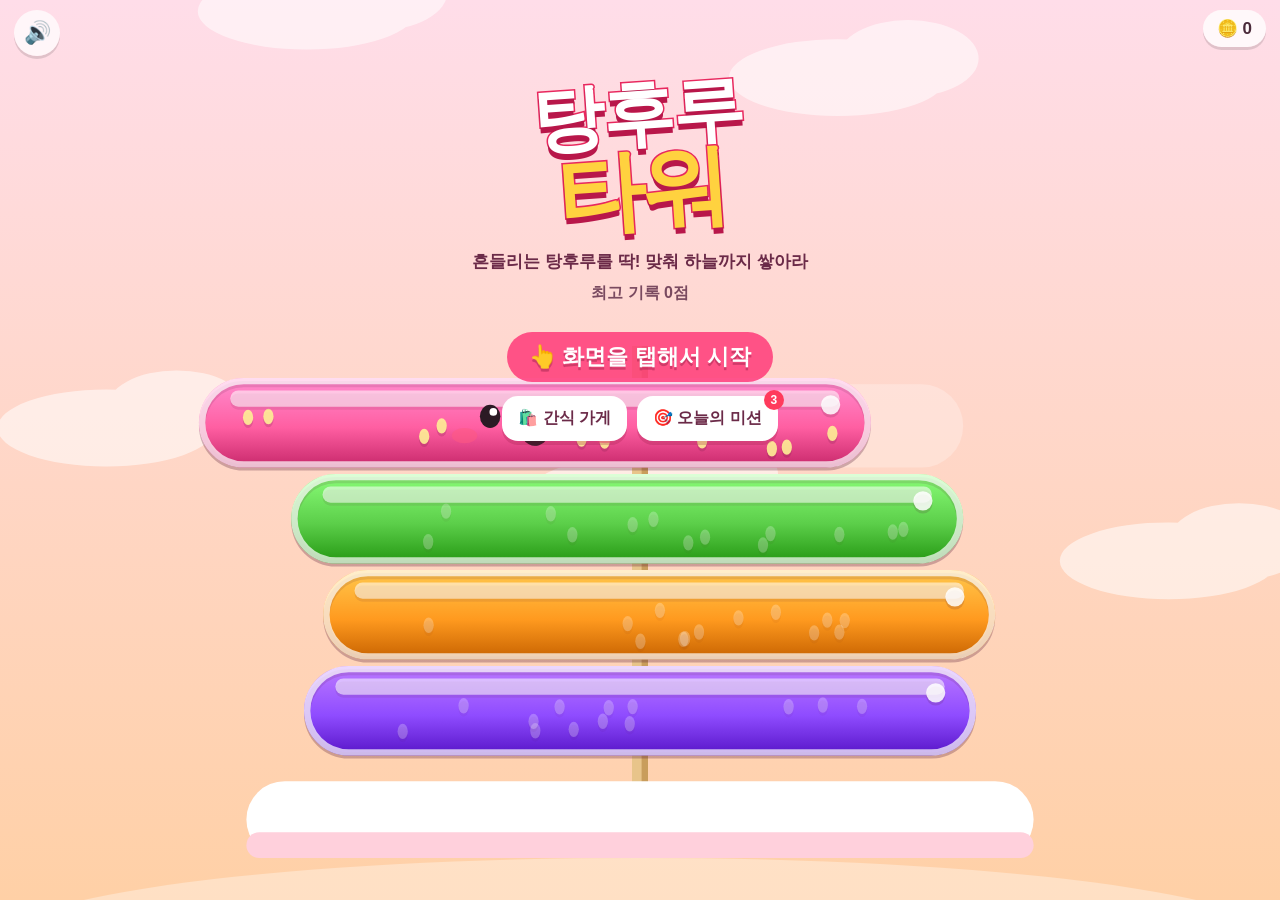
<file: tanghulu/index.html>
<!doctype html>
<html lang="ko">
  <head>
    <meta charset="UTF-8" />
    <meta name="viewport" content="width=device-width, initial-scale=1, maximum-scale=1, user-scalable=no, viewport-fit=cover" />
    <meta name="apple-mobile-web-app-capable" content="yes" />
    <meta name="apple-mobile-web-app-title" content="탕후루 타워" />
    <meta name="theme-color" content="#ffe1ec" />
    <link rel="icon" href="[data-uri]" />
    <link rel="apple-touch-icon" href="[data-uri]" />
    <title>탕후루 타워</title>
    <script type="module" crossorigin>var e=Object.defineProperty,t=(e,t,n)=>()=>{if(n)throw n[0];try{return e&&(t=e(e=0)),t}catch(e){throw n=[e],e}},n=(t,n)=>{let r={};for(var i in t)e(r,i,{get:t[i],enumerable:!0});return n||e(r,Symbol.toStringTag,{value:`Module`}),r};(function(){let e=document.createElement(`link`).relList;if(e&&e.supports&&e.supports(`modulepreload`))return;for(let e of document.querySelectorAll(`link[rel="modulepreload"]`))n(e);new MutationObserver(e=>{for(let t of e)if(t.type===`childList`)for(let e of t.addedNodes)e.tagName===`LINK`&&e.rel===`modulepreload`&&n(e)}).observe(document,{childList:!0,subtree:!0});function t(e){let t={};return e.integrity&&(t.integrity=e.integrity),e.referrerPolicy&&(t.referrerPolicy=e.referrerPolicy),t.credentials=e.crossOrigin===`use-credentials`?`include`:e.crossOrigin===`anonymous`?`omit`:`same-origin`,t}function n(e){if(e.ep)return;e.ep=!0;let n=t(e);fetch(e.href,n)}})();function r(e,t,n,r,i,a){a=Math.max(0,Math.min(a,r/2,i/2)),e.beginPath(),e.moveTo(t+a,n),e.arcTo(t+r,n,t+r,n+i,a),e.arcTo(t+r,n+i,t,n+i,a),e.arcTo(t,n+i,t,n,a),e.arcTo(t,n,t+r,n,a),e.closePath()}function i(e,t){let n=parseInt(e.slice(1),16),r=e=>Math.max(0,Math.min(255,Math.round(e+t*255)));return`rgb(${r(n>>16&255)},${r(n>>8&255)},${r(n&255)})`}function a(e,t,n,r){let a=e.createLinearGradient(0,t,0,t+n);return a.addColorStop(0,i(r,.18)),a.addColorStop(.55,r),a.addColorStop(1,i(r,-.22)),a}function o(e,t){let n=Math.sin(e*127.1+t*311.7)*43758.5453;return n-Math.floor(n)}function s(e,t,n,i,a){e.fillStyle=`rgba(255,255,255,0.55)`,r(e,t+a*.35,n+a*.14,Math.max(0,i-a*.7),a*.18,a*.09),e.fill()}var c=[{id:`tanghulu`,name:`탕후루`,price:0,desc:`반짝반짝 설탕 코팅`,bg:[`#ffe1ec`,`#ffd1a8`],palette:[`#ff3b5c`,`#8f4cff`,`#ff9a1f`,`#5ccf4a`,`#ff5fa2`,`#ffd23f`],draw(e,t,n,i,c,l){let u=this.palette[l%this.palette.length];e.fillStyle=a(e,n,c,u),r(e,t,n,i,c,c*.5),e.fill(),e.fillStyle=l%6==0||l%6==4?`rgba(255,240,150,0.9)`:`rgba(255,255,255,0.25)`;let d=Math.floor(i/16);for(let r=0;r<d;r++){let a=t+c*.4+o(l,r)*Math.max(1,i-c*.8),s=n+c*(.4+o(l,r+50)*.4);e.beginPath(),e.ellipse(a,s,1.6,2.4,0,0,Math.PI*2),e.fill()}e.strokeStyle=`rgba(255,255,255,0.7)`,e.lineWidth=2,r(e,t+1,n+1,i-2,c-2,c*.5),e.stroke(),s(e,t,n,i,c),e.fillStyle=`rgba(255,255,255,0.85)`,e.beginPath(),e.arc(t+i-c*.45,n+c*.3,Math.min(3,i/8),0,Math.PI*2),e.fill()}},{id:`tteokbokki`,name:`떡볶이`,price:100,desc:`매콤달콤 쫀득쫀득`,bg:[`#fff0d6`,`#ffb38a`],palette:[`#e8402f`,`#f05a2a`,`#d93427`,`#ff6a3a`],draw(e,t,n,i,c,l){let u=this.palette[l%this.palette.length];e.fillStyle=a(e,n,c,u),r(e,t,n,i,c,c*.45),e.fill(),e.strokeStyle=`rgba(120,20,10,0.25)`,e.lineWidth=2;for(let r=1;r<i/46;r++){let i=t+r*46+o(l,r)*8;e.beginPath(),e.moveTo(i,n+4),e.quadraticCurveTo(i+4,n+c/2,i,n+c-4),e.stroke()}e.fillStyle=`rgba(160,20,10,0.5)`;for(let r=0;r<i/30;r++)e.beginPath(),e.ellipse(t+8+o(l,r+9)*(i-16),n+c-2,3,4+o(l,r)*3,0,0,Math.PI*2),e.fill();e.fillStyle=`#fff6dc`;for(let r=0;r<i/18;r++)e.beginPath(),e.ellipse(t+6+o(l,r+3)*(i-12),n+5+o(l,r+7)*(c-12),2.2,1.2,o(l,r)*3,0,Math.PI*2),e.fill();s(e,t,n,i,c)}},{id:`bungeoppang`,name:`붕어빵`,price:250,desc:`겉바속촉 팥 듬뿍`,bg:[`#e9f4ff`,`#c9ddf5`],palette:[`#e8a23c`,`#dd9530`,`#efb04a`],draw(e,t,n,i,o,c){let l=this.palette[c%this.palette.length];e.fillStyle=a(e,n,o,l),r(e,t,n,i,o,8),e.fill(),e.strokeStyle=`rgba(140,70,10,0.45)`,e.lineWidth=1.6;for(let r=0;r<2;r++)for(let a=t+10+r*7;a<t+i-6;a+=14)e.beginPath(),e.arc(a,n+9+r*11,6,.15*Math.PI,.85*Math.PI),e.stroke();e.strokeStyle=`#9a5a14`,e.lineWidth=2.5,r(e,t+1,n+1,i-2,o-2,8),e.stroke(),s(e,t,n,i,o)}},{id:`hotteok`,name:`호떡`,price:450,desc:`달달한 꿀이 주르륵`,bg:[`#fff7e0`,`#ffcf7a`],palette:[`#c9792f`,`#b96a25`,`#d4873a`],draw(e,t,n,i,c,l){let u=this.palette[l%this.palette.length];e.fillStyle=a(e,n,c,u),r(e,t,n,i,c,c*.5),e.fill(),e.fillStyle=`rgba(255,190,60,0.85)`;for(let a=0;a<i/40;a++){let s=t+10+o(l,a)*(i-20),u=6+o(l,a+4)*10;r(e,s,n+c-6,5,u,2.5),e.fill()}e.fillStyle=`#5b3a1a`;for(let r=0;r<i/22;r++)e.beginPath(),e.ellipse(t+8+o(l,r+2)*(i-16),n+6+o(l,r+8)*(c-14),3,1.8,o(l,r)*3,0,Math.PI*2),e.fill();s(e,t,n,i,c)}},{id:`bingsu`,name:`빙수`,price:700,desc:`시원한 여름 한 그릇`,bg:[`#e6fbff`,`#b9e6ff`],palette:[`#ffffff`,`#ff8fb1`,`#ffd166`,`#9ad18b`,`#c8a8ff`],draw(e,t,n,i,s,c){let l=this.palette[c%this.palette.length];e.fillStyle=a(e,n,s,l),r(e,t,n,i,s,10),e.fill(),e.strokeStyle=`rgba(120,160,200,0.35)`,e.lineWidth=1.5,r(e,t+1,n+1,i-2,s-2,10),e.stroke(),e.fillStyle=`rgba(255,255,255,0.9)`;for(let r=0;r<i/10;r++)e.beginPath(),e.arc(t+4+o(c,r)*(i-8),n+3+o(c,r+1)*8,1.5+o(c,r+2)*2,0,Math.PI*2),e.fill();let u=[`#e63946`,`#3a86ff`,`#ffbe0b`,`#8338ec`];for(let a=0;a<i/34;a++)e.fillStyle=u[(a+c)%4],r(e,t+8+o(c,a+5)*(i-16),n+s*.5+o(c,a+6)*s*.3,7,3,1.5),e.fill()}},{id:`kimbap`,name:`김밥`,price:1e3,desc:`알록달록 소풍 김밥`,bg:[`#effbe9`,`#bfe8a8`],palette:[`#1d2b1f`],draw(e,t,n,i,a,o){e.fillStyle=`#1d2b1f`,r(e,t,n,i,a,7),e.fill(),e.fillStyle=`#fbfaf3`,r(e,t+3,n+4,i-6,a-8,5),e.fill();let s=[`#ffcc00`,`#ff7b00`,`#3fa34d`,`#e63946`,`#8b5a2b`];for(let c=t+8,l=0;c<t+i-8;c+=14,l++)e.fillStyle=s[(l+o)%s.length],r(e,c,n+a*.33,9,a*.34,2),e.fill();e.fillStyle=`rgba(255,255,255,0.35)`,r(e,t+6,n+1.5,Math.max(0,i-12),2.5,1.2),e.fill()}}];function l(e,t,n,i,a,o){r(e,t,n,i,a,o)}var u=null,d=null,f=null,ee=localStorage.getItem(`tt_muted`)===`1`,p=()=>ee;function te(e){ee=e,localStorage.setItem(`tt_muted`,e?`1`:`0`)}function m(){try{if(!u){let e=window.AudioContext||window.webkitAudioContext;if(!e)return;u=new e,d=u.createGain(),d.gain.value=.7,d.connect(u.destination),f=u.createBuffer(1,u.sampleRate*.4,u.sampleRate);let t=f.getChannelData(0);for(let e=0;e<t.length;e++)t[e]=Math.random()*2-1}u.state===`suspended`&&u.resume()}catch{}}function h(e,t,n,r,i,a=0){if(ee||!u||!d)return;let o=u.currentTime+a,s=u.createOscillator(),c=u.createGain();s.type=n,s.frequency.setValueAtTime(e,o),i&&s.frequency.exponentialRampToValueAtTime(i,o+t),c.gain.setValueAtTime(1e-4,o),c.gain.exponentialRampToValueAtTime(r,o+.008),c.gain.exponentialRampToValueAtTime(1e-4,o+t),s.connect(c).connect(d),s.start(o),s.stop(o+t+.03)}function g(e,t,n,r=0){if(ee||!u||!d||!f)return;let i=u.currentTime+r,a=u.createBufferSource();a.buffer=f;let o=u.createBiquadFilter();o.type=`bandpass`,o.frequency.value=n,o.Q.value=.8;let s=u.createGain();s.gain.setValueAtTime(t,i),s.gain.exponentialRampToValueAtTime(1e-4,i+e),a.connect(o).connect(s).connect(d),a.start(i),a.stop(i+e+.02)}var ne=[0,2,4,7,9];function re(e){let t=Math.min(e,24);return 392*2**((ne[t%5]+12*Math.floor(t/5))/12)}var _={place(){h(180,.09,`sine`,.35,90),g(.05,.12,1800)},perfect(e){let t=re(e);h(t,.22,`triangle`,.32),h(t*2,.16,`sine`,.1,void 0,.02),h(t*1.5,.18,`sine`,.08,void 0,.06)},chop(){g(.12,.35,900),h(140,.12,`square`,.12,70)},nearMiss(){h(660,.08,`sine`,.18,990),h(990,.1,`sine`,.14,1320,.07)},heartbeat(){h(70,.12,`sine`,.45,50),h(65,.12,`sine`,.3,45,.16)},coin(){h(1319,.07,`square`,.07),h(1976,.14,`square`,.07,void 0,.06)},fever(){[523,659,784,1047,1319,1568].forEach((e,t)=>h(e,.16,`sawtooth`,.08,void 0,t*.055)),h(200,.6,`sawtooth`,.06,1200)},feverTick(e){h([1047,1319,1568,1319][e%4],.05,`square`,.035)},grow(){h(523,.1,`triangle`,.2,1047)},gameOver(){h(330,.5,`sawtooth`,.12,80),g(.3,.2,400,.05)},click(){h(900,.04,`sine`,.15)},reward(){[784,988,1175,1568].forEach((e,t)=>h(e,.14,`triangle`,.18,void 0,t*.08))}},ie,ae,oe,se,ce,le,v,y,ue,de,fe,pe,me,he,ge,_e,ve,ye,be,b=t((()=>{(function(e){e.Unimplemented=`UNIMPLEMENTED`,e.Unavailable=`UNAVAILABLE`})(ie||={}),ae=class extends Error{constructor(e,t,n){super(e),this.message=e,this.code=t,this.data=n}},oe=e=>e?.androidBridge?`android`:e?.webkit?.messageHandlers?.bridge?`ios`:`web`,se=e=>{let t=e.CapacitorCustomPlatform||null,n=e.Capacitor||{},r=n.Plugins=n.Plugins||{},i=()=>t===null?oe(e):t.name,a=()=>i()!==`web`,o=e=>!!(l.get(e)?.platforms.has(i())||s(e)),s=e=>n.PluginHeaders?.find(t=>t.name===e),c=t=>e.console.error(t),l=new Map;return n.convertFileSrc||=e=>e,n.getPlatform=i,n.handleError=c,n.isNativePlatform=a,n.isPluginAvailable=o,n.registerPlugin=(e,a={})=>{let o=l.get(e);if(o)return console.warn(`Capacitor plugin "${e}" already registered. Cannot register plugins twice.`),o.proxy;let c=i(),u=s(e),d,f=async()=>(!d&&c in a?d=d=typeof a[c]==`function`?await a[c]():a[c]:t!==null&&!d&&`web`in a&&(d=d=typeof a.web==`function`?await a.web():a.web),d),ee=(t,r)=>{if(u){let i=u?.methods.find(e=>r===e.name);if(i)return i.rtype===`promise`?t=>n.nativePromise(e,r.toString(),t):(t,i)=>n.nativeCallback(e,r.toString(),t,i);if(t)return t[r]?.bind(t)}else if(t)return t[r]?.bind(t);else throw new ae(`"${e}" plugin is not implemented on ${c}`,ie.Unimplemented)},p=t=>{let n,r=(...r)=>{let i=f().then(i=>{let a=ee(i,t);if(a){let e=a(...r);return n=e?.remove,e}throw new ae(`"${e}.${t}()" is not implemented on ${c}`,ie.Unimplemented)});return t===`addListener`&&(i.remove=async()=>n()),i};return r.toString=()=>`${t.toString()}() { [capacitor code] }`,Object.defineProperty(r,"name",{value:t,writable:!1,configurable:!1}),r},te=p(`addListener`),m=p(`removeListener`),h=(e,t)=>{let n=te({eventName:e},t).then(e=>e),r=async()=>{let t=await n;await m({eventName:e,callbackId:t})},i=new Promise(e=>n.then(()=>e({remove:r})));return i.remove=async()=>{console.warn(`Using addListener() without 'await' is deprecated.`),await r()},i},g=new Proxy({},{get(e,t){switch(t){case`$$typeof`:return;case`toJSON`:return()=>({});case`addListener`:return u?h:te;case`removeListener`:return m;default:return p(t)}}});return r[e]=g,l.set(e,{name:e,proxy:g,platforms:new Set([...Object.keys(a),...u?[c]:[]])}),g},n.Exception=ae,n.DEBUG=!!n.DEBUG,n.isLoggingEnabled=!!n.isLoggingEnabled,n},ce=e=>e.Capacitor=se(e),le=ce(typeof globalThis<`u`?globalThis:typeof self<`u`?self:typeof window<`u`?window:typeof global<`u`?global:{}),v=le.registerPlugin,y=class{constructor(){this.listeners={},this.retainedEventArguments={},this.windowListeners={}}addListener(e,t){let n=!1;this.listeners[e]||(this.listeners[e]=[],n=!0),this.listeners[e].push(t);let r=this.windowListeners[e];return r&&!r.registered&&this.addWindowListener(r),n&&this.sendRetainedArgumentsForEvent(e),Promise.resolve({remove:async()=>this.removeListener(e,t)})}async removeAllListeners(){this.listeners={};for(let e in this.windowListeners)this.removeWindowListener(this.windowListeners[e]);this.windowListeners={}}notifyListeners(e,t,n){let r=this.listeners[e];if(r)r.forEach(e=>e(t));else if(n){let n=this.retainedEventArguments[e];n||=[],n.push(t),this.retainedEventArguments[e]=n}}hasListeners(e){return!!this.listeners[e]?.length}registerWindowListener(e,t){this.windowListeners[t]={registered:!1,windowEventName:e,pluginEventName:t,handler:e=>{this.notifyListeners(t,e)}}}unimplemented(e=`not implemented`){return new le.Exception(e,ie.Unimplemented)}unavailable(e=`not available`){return new le.Exception(e,ie.Unavailable)}async removeListener(e,t){let n=this.listeners[e];if(!n)return;let r=n.indexOf(t);r!==-1&&this.listeners[e].splice(r,1),this.listeners[e].length||this.removeWindowListener(this.windowListeners[e])}addWindowListener(e){window.addEventListener(e.windowEventName,e.handler),e.registered=!0}removeWindowListener(e){e&&(window.removeEventListener(e.windowEventName,e.handler),e.registered=!1)}sendRetainedArgumentsForEvent(e){let t=this.retainedEventArguments[e];t&&(delete this.retainedEventArguments[e],t.forEach(t=>{this.notifyListeners(e,t)}))}},ue=e=>encodeURIComponent(e).replace(/%(2[346B]|5E|60|7C)/g,decodeURIComponent).replace(/[()]/g,escape),de=e=>e.replace(/(%[\dA-F]{2})+/gi,decodeURIComponent),fe=class extends y{async getCookies(){let e=document.cookie,t={};return e.split(`;`).forEach(e=>{if(e.length<=0)return;let[n,r]=e.replace(/=/,`CAP_COOKIE`).split(`CAP_COOKIE`);n=de(n).trim(),r=de(r).trim(),t[n]=r}),t}async setCookie(e){try{let t=ue(e.key),n=ue(e.value),r=e.expires?`; expires=${e.expires.replace(`expires=`,``)}`:``,i=(e.path||`/`).replace(`path=`,``),a=e.url!=null&&e.url.length>0?`domain=${e.url}`:``;document.cookie=`${t}=${n||``}${r}; path=${i}; ${a};`}catch(e){return Promise.reject(e)}}async deleteCookie(e){try{document.cookie=`${e.key}=; Max-Age=0`}catch(e){return Promise.reject(e)}}async clearCookies(){try{let e=document.cookie.split(`;`)||[];for(let t of e)document.cookie=t.replace(/^ +/,``).replace(/=.*/,`=;expires=${new Date().toUTCString()};path=/`)}catch(e){return Promise.reject(e)}}async clearAllCookies(){try{await this.clearCookies()}catch(e){return Promise.reject(e)}}},v(`CapacitorCookies`,{web:()=>new fe}),pe=async e=>new Promise((t,n)=>{let r=new FileReader;r.onload=()=>{let e=r.result;t(e.indexOf(`,`)>=0?e.split(`,`)[1]:e)},r.onerror=e=>n(e),r.readAsDataURL(e)}),me=(e={})=>{let t=Object.keys(e);return Object.keys(e).map(e=>e.toLocaleLowerCase()).reduce((n,r,i)=>(n[r]=e[t[i]],n),{})},he=(e,t=!0)=>e?Object.entries(e).reduce((e,n)=>{let[r,i]=n,a,o;return Array.isArray(i)?(o=``,i.forEach(e=>{a=t?encodeURIComponent(e):e,o+=`${r}=${a}&`}),o.slice(0,-1)):(a=t?encodeURIComponent(i):i,o=`${r}=${a}`),`${e}&${o}`},``).substr(1):null,ge=(e,t={})=>{let n=Object.assign({method:e.method||`GET`,headers:e.headers},t),r=me(e.headers)[`content-type`]||``;if(typeof e.data==`string`)n.body=e.data;else if(r.includes(`application/x-www-form-urlencoded`)){let t=new URLSearchParams;for(let[n,r]of Object.entries(e.data||{}))t.set(n,r);n.body=t.toString()}else if(r.includes(`multipart/form-data`)||e.data instanceof FormData){let t=new FormData;if(e.data instanceof FormData)e.data.forEach((e,n)=>{t.append(n,e)});else for(let n of Object.keys(e.data))t.append(n,e.data[n]);n.body=t;let r=new Headers(n.headers);r.delete(`content-type`),n.headers=r}else(r.includes(`application/json`)||typeof e.data==`object`)&&(n.body=JSON.stringify(e.data));return n},_e=class extends y{async request(e){let t=ge(e,e.webFetchExtra),n=he(e.params,e.shouldEncodeUrlParams),r=n?`${e.url}?${n}`:e.url,i=await fetch(r,t),a=i.headers.get(`content-type`)||``,{responseType:o=`text`}=i.ok?e:{};a.includes(`application/json`)&&(o=`json`);let s,c;switch(o){case`arraybuffer`:case`blob`:c=await i.blob(),s=await pe(c);break;case`json`:s=await i.json();break;default:s=await i.text()}let l={};return i.headers.forEach((e,t)=>{l[t]=e}),{data:s,headers:l,status:i.status,url:i.url}}async get(e){return this.request(Object.assign(Object.assign({},e),{method:`GET`}))}async post(e){return this.request(Object.assign(Object.assign({},e),{method:`POST`}))}async put(e){return this.request(Object.assign(Object.assign({},e),{method:`PUT`}))}async patch(e){return this.request(Object.assign(Object.assign({},e),{method:`PATCH`}))}async delete(e){return this.request(Object.assign(Object.assign({},e),{method:`DELETE`}))}},v(`CapacitorHttp`,{web:()=>new _e}),(function(e){e.Dark=`DARK`,e.Light=`LIGHT`,e.Default=`DEFAULT`})(ve||={}),(function(e){e.StatusBar=`StatusBar`,e.NavigationBar=`NavigationBar`})(ye||={}),be=class extends y{async setStyle(){this.unavailable(`not available for web`)}async setAnimation(){this.unavailable(`not available for web`)}async show(){this.unavailable(`not available for web`)}async hide(){this.unavailable(`not available for web`)}},v(`SystemBars`,{web:()=>new be})})),x,S,xe=t((()=>{(function(e){e.Heavy=`HEAVY`,e.Medium=`MEDIUM`,e.Light=`LIGHT`})(x||={}),(function(e){e.Success=`SUCCESS`,e.Warning=`WARNING`,e.Error=`ERROR`})(S||={})})),Se,Ce,we,Te,Ee,De,Oe=t((()=>{Se=`modulepreload`,Ce=function(e,t){return new URL(e,t).href},we={},Te=function(e){return e.pathname.endsWith(`.css`)},Ee=function(e,t,n){if(t in e)return e[t];let r=n();if(!r){e[t]=void 0;return}let i=r.then(()=>{e[t]=void 0},n=>{throw e[t]=void 0,n});return e[t]=i,i},De=function(e,t,n){let r=Promise.resolve();if(t&&t.length>0){let e,i=document.querySelector(`meta[property=csp-nonce]`),a=i?.nonce||i?.getAttribute(`nonce`);function o(e){return Promise.all(e.map(e=>Promise.resolve(e).then(e=>({status:`fulfilled`,value:e}),e=>({status:`rejected`,reason:e}))))}function s(e){return import.meta.resolve?new URL(import.meta.resolve(e)):new URL(e,import.meta.url)}r=o(t.map(t=>{t=Ce(t,n);let r=s(t),i=Te(r);return Ee(we,r.href,()=>{if(e===void 0){e={all:new Set,styles:new Set};let t=document.getElementsByTagName(`link`);for(let n=t.length-1;n>=0;n--){let r=t[n];e.all.add(r.href),r.rel===`stylesheet`&&e.styles.add(r.href)}}if((i?e.styles:e.all).has(r.href))return;let t=document.createElement(`link`);if(t.rel=i?`stylesheet`:Se,i||(t.as=`script`),t.crossOrigin=``,t.href=r.href,a&&t.setAttribute(`nonce`,a),document.head.appendChild(t),i)return new Promise((e,n)=>{let i=a=>{t.removeEventListener(`load`,i),t.removeEventListener(`error`,i),a.type===`error`?n(Error(`Unable to preload CSS for ${r}`)):e(a)};t.addEventListener(`load`,i),t.addEventListener(`error`,i)})})}).filter(e=>e!==void 0))}function i(e){let t=new Event(`vite:preloadError`,{cancelable:!0});if(t.payload=e,window.dispatchEvent(t),!t.defaultPrevented)throw e}return r.then(t=>{for(let e of t||[])e.status===`rejected`&&i(e.reason);return e().catch(i)})}})),ke=n({HapticsWeb:()=>Ae}),Ae,je=t((()=>{b(),xe(),Ae=class extends y{constructor(){super(...arguments),this.selectionStarted=!1}async impact(e){let t=this.patternForImpact(e?.style);this.vibrateWithPattern(t)}async notification(e){let t=this.patternForNotification(e?.type);this.vibrateWithPattern(t)}async vibrate(e){let t=e?.duration||300;this.vibrateWithPattern([t])}async selectionStart(){this.selectionStarted=!0}async selectionChanged(){this.selectionStarted&&this.vibrateWithPattern([70])}async selectionEnd(){this.selectionStarted=!1}patternForImpact(e=x.Heavy){return e===x.Medium?[43]:e===x.Light?[20]:[61]}patternForNotification(e=S.Success){return e===S.Warning?[30,40,30,50,60]:e===S.Error?[27,45,50]:[35,65,21]}vibrateWithPattern(e){if(navigator.vibrate)navigator.vibrate(e);else throw this.unavailable(`Browser does not support the vibrate API`)}}}));b(),xe(),Oe();var Me=v(`Haptics`,{web:()=>De(()=>Promise.resolve().then(()=>(je(),ke)).then(e=>new e.HapticsWeb),void 0,import.meta.url)});b();var Ne=le.isNativePlatform();function Pe(){Ne?Me.impact({style:x.Light}).catch(()=>{}):navigator.vibrate?.(8)}function Fe(){Ne?Me.impact({style:x.Medium}).catch(()=>{}):navigator.vibrate?.(15)}function Ie(){Ne?Me.impact({style:x.Heavy}).catch(()=>{}):navigator.vibrate?.(30)}function Le(){Ne?Me.notification({type:S.Error}).catch(()=>{}):navigator.vibrate?.([40,60,40])}var Re=`tt_save_v1`;function ze(){try{return{coins:0,best:0,owned:[`tanghulu`],skin:`tanghulu`,plays:0,...JSON.parse(localStorage.getItem(Re)||``)}}catch{return{coins:0,best:0,owned:[`tanghulu`],skin:`tanghulu`,plays:0}}}function Be(e){localStorage.setItem(Re,JSON.stringify(e))}var Ve={floor:e=>`한 판에 ${e}층 쌓기`,perfects:e=>`한 판에 PERFECT ${e}번`,streak:e=>`PERFECT ${e}연속`,golden:e=>`황금 블록 ${e}개 잡기`,fever:e=>`피버 타임 ${e}번 발동`,plays:e=>`${e}판 플레이`},He=e=>Ve[e.kind](e.goal),Ue=[[`floor`,[15,25,40],30],[`perfects`,[5,10,15],30],[`streak`,[3,5,7],40],[`golden`,[1,2,3],35],[`fever`,[1,2],50],[`plays`,[3,5],20]];function We(){let e=new Date;return`${e.getFullYear()}-${e.getMonth()+1}-${e.getDate()}`}function Ge(){let e=We();try{let t=JSON.parse(localStorage.getItem(`tt_daily`)||``);if(t.date===e)return t}catch{}let t=0;for(let n of e)t=t*31+n.charCodeAt(0)>>>0;let n=()=>(t=t*1103515245+12345>>>0)/2**32,r=[...Ue],i=[];for(let e=0;e<3;e++){let[e,t,a]=r.splice(Math.floor(n()*r.length),1)[0],o=Math.floor(n()*t.length);i.push({kind:e,goal:t[o],reward:a+o*15,progress:0,done:!1})}let a={date:e,missions:i};return localStorage.setItem(`tt_daily`,JSON.stringify(a)),a}function Ke(e){localStorage.setItem(`tt_daily`,JSON.stringify(e))}var qe=t((()=>{})),Je=n({SplashScreenWeb:()=>Ye}),Ye,Xe=t((()=>{b(),Ye=class extends y{async show(e){}async hide(e){}}})),Ze=n({SplashScreen:()=>Qe}),Qe,$e=t((()=>{b(),qe(),Oe(),Qe=v(`SplashScreen`,{web:()=>De(()=>Promise.resolve().then(()=>(Xe(),Je)).then(e=>new e.SplashScreenWeb),void 0,import.meta.url)})}));Oe();var C=400,w=30,et=230,tt=260,nt=6.5,T=e=>document.getElementById(e),rt=T(`game`),E=rt.getContext(`2d`),D=ze(),O=Ge(),k=c.find(e=>e.id===D.skin)||c[0],A=800,j=1,M=1,N=700,P=`home`,F=[],I=null,L=[],R=[],z=[],B=[],V=0,H=1,U=0,W=0,G=0,K=0,q=0,it=0,at=0,ot=0,J=0,st=0,ct=0,lt=0,ut=0,dt=0,Y=0;function ft(){let e=window.innerWidth,t=window.innerHeight;M=Math.min(window.devicePixelRatio||1,3),j=e/C,A=t/j,rt.width=Math.round(e*M),rt.height=Math.round(t*M),N=A-Math.max(70,A*.11)}window.addEventListener(`resize`,ft),ft();function X(e){return N-(e+1)*w}function pt(){F=[{x:85,w:et,i:0}],L=[],B=[],V=0,H=1}function mt(){pt();let e=[0,6,-4,3,-8,2];for(let t=1;t<=(A<760?3:6);t++)F.push({x:95+e[t-1],w:210,i:t});gt()}function ht(){m(),pt(),R=[],z=[],G=K=q=it=at=ot=ct=0,J=0,P=`play`,T(`home`).classList.remove(`show`),T(`over`).classList.remove(`show`),Q(),gt(),dt=performance.now()}function gt(){let e=F[F.length-1],t=F.length,n=t%2?1:-1,r=Math.min(165+t*6.5,540);J>0&&(r*=.8);let i=J<=0&&t>4&&Math.random()<.075;I={x:n>0?-e.w*.55:C-e.w*.45,w:e.w,i:t,dir:n,speed:r,golden:i}}function _t(){if(P!==`play`||!I)return;let e=performance.now();if(e-dt<90)return;dt=e;let t=F[F.length-1],n=I,r=n.x-t.x,i=F.length,a=J>0?16:i<6?9:6.5,o=X(i),s=t.x+t.w/2;if(Math.abs(r)<=a){K++,it++,q=Math.max(q,K);let e=t.w,r=t.x;if(K%3==0&&e<tt){let t=Math.min(14,tt-e);e+=t,r-=t/2,$(s,o-30,`넓어졌다! ↔`,`#3aa0ff`,20),_.grow()}F.push({x:r,w:e,i,golden:n.golden});let a=J>0?2:1,c=(1+Math.min(K,10))*a;G+=c,_.perfect(K),Fe(),B.push({x:r,y:o,w:e,t:0,gold:!!n.golden||J>0}),Dt(r+e/2,o+w/2,K>=5?26:14,n.golden?`#ffd23f`:`#ffffff`,!0),W=Math.min(.35,.12+K*.03),U=Math.min(10,2+K*.8),$(s,o-8,K>=2?`PERFECT x${K}`:`PERFECT!`,J>0?`#ff3bd4`:`#ff3b7a`,24+Math.min(K,8)*2),Tt(),n.golden?(at++,bt(5,r+e/2,o),$(s,o-56,`✨ 황금 블록! +5🪙`,`#e0a200`,22),vt(),Z(`golden`,1,!0)):(K===6||K>6&&K%8==6)&&vt(),J>0&&bt(1,r+e/2,o),Z(`perfects`,it),Z(`streak`,q)}else{let e=Math.max(n.x,t.x),a=Math.min(n.x+n.w,t.x+t.w),s=a-e;if(s<=0){L.push({x:n.x,y:o,w:n.w,vx:n.dir*60,vy:-40,rot:0,vr:n.dir*2.5,i,golden:n.golden}),I=null,yt();return}let c=n.x<t.x?n.x:a,l=n.w-s;L.push({x:c,y:o,w:l,vx:(n.x<t.x?-1:1)*(60+Math.random()*60),vy:-60,rot:0,vr:(n.x<t.x?-1:1)*(2+Math.random()*3),i,golden:n.golden}),F.push({x:e,w:s,i}),K=0,Et(),G+=J>0?2:1,_.chop(),_.place(),Pe(),U=4,Dt(n.x<t.x?e:a,o+w/2,8,k.palette[i%k.palette.length],!1),s<26||s<n.w*.25?($(e+s/2,o-14,s<16?`헉! 아슬아슬!!`:`아슬아슬!`,`#ff8a00`,24),_.nearMiss(),Ie()):Math.abs(r)<14&&$(e+s/2,o-14,`아깝다! 조금만 더`,`#a05cff`,18),n.golden&&$(e+s/2,o-40,`황금 블록 놓침 ㅠㅠ`,`#c09000`,16)}G>0&&wt(),Z(`floor`,F.length-1);let c=Number(localStorage.getItem(`tt_bestFloor`)||0);c>2&&F.length-1===c+1&&($(C/2,X(F.length)-40,`🎉 신기록 돌파!`,`#ff3b7a`,28),_.reward()),Q(),gt()}function vt(){J<=0&&(ot++,Z(`fever`,1,!0)),J=nt,_.fever(),Ie(),U=12,W=.5,$(C/2,X(F.length)-80,`🔥 피버 타임!! 🔥`,`#ff3bd4`,34),T(`feverBar`).classList.add(`show`)}function yt(){P=`over`,ut=performance.now(),_.gameOver(),Le(),U=14,Et(),J=0,T(`feverBar`).classList.remove(`show`);let e=F.length-1;Wt();let t=ct+Math.floor(G/4);D.coins+=Math.floor(G/4),D.plays++;let n=D.best,r=G>n;r&&(D.best=G),Be(D),Z(`plays`,1,!0),Z(`floor`,e),T(`overTitle`).textContent=r?`🎉 신기록!`:[`와르르!`,`앗! 무너졌다`,`아쉬워라~`][Math.floor(Math.random()*3)],T(`overScore`).textContent=String(G),T(`overBest`).textContent=r?`이전 최고 ${n}점`:`최고 ${D.best}점`;let i=T(`overNear`),a=n-G;i.classList.remove(`show`),!r&&a>0&&a<=Math.max(5,n*.2)&&(i.textContent=`😱 최고 기록까지 ${a}점! 한 판만 더!`,i.classList.add(`show`)),T(`overCoins`).textContent=`+${t}`,T(`overStats`).textContent=`${e}층 · PERFECT ${it}번 · 최대 ${q}연속`,xt(),Q(),setTimeout(()=>{P===`over`&&T(`over`).classList.add(`show`)},650)}function bt(e,t,n){ct+=e,D.coins+=e,Be(D),_.coin();for(let r=0;r<Math.min(e*2,8);r++)R.push({x:t,y:n,vx:(Math.random()-.5)*160,vy:-120-Math.random()*120,life:0,max:.8,color:`#ffd23f`,size:5,star:!0});Q()}function Z(e,t,n=!1){let r=!1;for(let i of O.missions){if(i.kind!==e||i.done)continue;let a=n?i.progress+t:Math.max(i.progress,t);a!==i.progress&&(i.progress=Math.min(a,i.goal),r=!0),i.progress>=i.goal&&(i.done=!0,D.coins+=i.reward,Be(D),Ct(`🎯 미션 완료! ${He(i)} +${i.reward}🪙`),_.reward())}r&&(Ke(O),Q())}function xt(){T(`overMissions`).innerHTML=O.missions.map(e=>`<div class="${e.done?`done`:``}">${e.done?`✅`:`⬜`} ${He(e)} <b>(${e.progress}/${e.goal})</b> · ${e.reward}🪙</div>`).join(``)}var St=0;function Ct(e){let t=T(`toast`);t.textContent=e,t.classList.remove(`show`),t.offsetWidth,t.classList.add(`show`),clearTimeout(St),St=window.setTimeout(()=>t.classList.remove(`show`),1800)}function Q(){T(`score`).textContent=String(G),T(`floor`).textContent=P===`home`?``:`${F.length-1}층`,T(`coins`).querySelector(`span`).textContent=String(D.coins),T(`homeBest`).textContent=String(D.best);let e=O.missions.filter(e=>!e.done).length,t=T(`missionBadge`);t.textContent=String(e),t.classList.toggle(`on`,e>0),T(`score`).style.visibility=P===`home`?`hidden`:`visible`}function wt(){let e=T(`score`);e.classList.add(`bump`),setTimeout(()=>e.classList.remove(`bump`),90)}function Tt(){let e=T(`combo`);if(K<2)return Et();e.textContent=`🔥 ${K} 콤보 · x${Math.min(K,10)+1}`,e.classList.remove(`show`),e.offsetWidth,e.classList.add(`show`)}function Et(){T(`combo`).classList.remove(`show`)}function Dt(e,t,n,r,i){for(let a=0;a<n;a++){let n=Math.random()*Math.PI*2,a=80+Math.random()*260;R.push({x:e,y:t,vx:Math.cos(n)*a,vy:Math.sin(n)*a-80,life:0,max:.5+Math.random()*.5,color:Math.random()<.3?`#ffd23f`:r,size:2+Math.random()*4,star:i})}}function $(e,t,n,r,i){z.push({x:Math.max(70,Math.min(330,e)),y:t,text:n,color:r,size:i,life:0})}function Ot(e,t,n){let r=parseInt(e.slice(1),16),i=parseInt(t.slice(1),16),a=e=>Math.round((r>>e&255)*(1-n)+(i>>e&255)*n);return`rgb(${a(16)},${a(8)},${a(0)})`}function kt(){let e=Math.min(1,V/w/70),t=e<.5?Ot(k.bg[0],`#ff9fb8`,e*2):Ot(`#ff9fb8`,`#2a1b5e`,(e-.5)*2),n=e<.5?Ot(k.bg[1],`#ffc28a`,e*2):Ot(`#ffc28a`,`#6a3d9a`,(e-.5)*2),r=E.createLinearGradient(0,0,0,A);r.addColorStop(0,t),r.addColorStop(1,n),E.fillStyle=r,E.fillRect(-50,-50,500,A+100);for(let t=0;t<18;t++){let n=t*97.3%C,r=(t*61.7%A+V*.3)%(A+40)-20;if(e>.45)E.fillStyle=`rgba(255,255,255,${(e-.45)*1.6*(.5+.5*Math.sin(Y*2+t))})`,E.beginPath(),E.arc(n,r,1.5+t%3,0,Math.PI*2),E.fill();else if(t<6){E.fillStyle=`rgba(255,255,255,0.55)`;let e=(t*151%A+V*.4)%(A+80)-40,n=(t*83+Y*8*(t%2?1:-1))%520-60;E.beginPath(),E.ellipse(n,e,34,12,0,0,Math.PI*2),E.ellipse(n+22,e-6,22,12,0,0,Math.PI*2),E.fill()}}J>0&&(E.fillStyle=`hsla(${Y*240%360},100%,60%,0.16)`,E.fillRect(-50,-50,500,A+100))}function At(){let e=N+V;if(e>A+40)return;E.fillStyle=`#ffffff55`,E.beginPath(),E.ellipse(C/2,e+26,200,26,0,0,Math.PI*2),E.fill();let t=E.createLinearGradient(0,e,0,e+200);t.addColorStop(0,`#c98a5a`),t.addColorStop(1,`#8a5530`),E.fillStyle=t,l(E,-20,e+14,440,300,18),E.fill(),E.fillStyle=`rgba(255,255,255,0.18)`;for(let t=0;t<8;t++)E.fillRect(t*56,e+30,28,4);E.fillStyle=`#ff5f8f`;for(let t=0;t<10;t++)E.beginPath(),E.arc(t*44+10,e+14,22,0,Math.PI),E.fill(),E.fillStyle=E.fillStyle===`#ff5f8f`?`#ffffff`:`#ff5f8f`}function jt(e,t,n){let r=E.createLinearGradient(e,t,e+n,t+w),i=Y*.8%1;r.addColorStop(0,`rgba(255,215,64,0.75)`),r.addColorStop(Math.max(0,i-.1),`rgba(255,200,40,0.7)`),r.addColorStop(i,`rgba(255,255,230,0.95)`),r.addColorStop(Math.min(1,i+.1),`rgba(255,200,40,0.7)`),r.addColorStop(1,`rgba(230,160,0,0.75)`),E.fillStyle=r,l(E,e,t,n,w,w/2),E.fill()}function Mt(e,t){e.i===0?(E.fillStyle=`#ffffff`,l(E,e.x-8,t+6,e.w+16,24,12),E.fill(),E.fillStyle=`#ffd0dc`,l(E,e.x-8,t+w-8,e.w+16,8,4),E.fill()):(E.save(),E.shadowColor=`rgba(80,20,50,0.18)`,E.shadowOffsetY=3,k.draw(E,e.x,t,e.w,28,e.i),E.restore(),e.golden&&jt(e.x,t,e.w))}function Nt(e,t,n){let r=e+n/2,i=t+w/2-1,a=n<55;E.fillStyle=`#2b1a24`;let o=Math.min(14,n*.2),s=Y%3.2<.12;for(let e of[-1,1])E.beginPath(),s?E.ellipse(r+e*o,i-2,3.4,.9,0,0,Math.PI*2):E.ellipse(r+e*o,i-2,3.2,a?4:3.6,0,0,Math.PI*2),E.fill();if(E.fillStyle=`#fff`,!s)for(let e of[-1,1])E.beginPath(),E.arc(r+e*o+1,i-3.4,1.2,0,Math.PI*2),E.fill();E.fillStyle=`rgba(255,90,130,0.55)`;for(let e of[-1,1])E.beginPath(),E.ellipse(r+e*(o+8),i+4,4,2.4,0,0,Math.PI*2),E.fill();E.strokeStyle=`#2b1a24`,E.fillStyle=`#2b1a24`,E.lineWidth=1.6,E.beginPath(),a?(E.ellipse(r,i+5,2.6,3.2,0,0,Math.PI*2),E.fill(),E.fillStyle=`#7fd0ff`,E.beginPath(),E.ellipse(r+o+10,i-8+Math.sin(Y*8)*1.5,2.4,3.5,0,0,Math.PI*2),E.fill()):(E.arc(r,i+3,3.4,.15*Math.PI,.85*Math.PI),E.stroke())}function Pt(e){if(k.id!==`tanghulu`)return;let t=X(e)+V-10,n=N+V;E.fillStyle=`#e8c48a`,E.fillRect(197.5,t,5,n-t),E.fillStyle=`#c99d5c`,E.fillRect(200.5,t,2,n-t)}function Ft(){E.setTransform(1,0,0,1,0,0);let e=U>0?(Math.random()-.5)*U:0,t=U>0?(Math.random()-.5)*U:0;E.setTransform(j*M,0,0,j*M,e*j*M,t*j*M),kt(),E.save(),E.translate(C/2,N),E.scale(H,H),E.translate(-200,-N);let n=Number(localStorage.getItem(`tt_bestFloor`)||0);if(n>2){let e=X(n)+V+w;e>-20&&e<A+20&&(E.strokeStyle=`rgba(255,59,122,0.7)`,E.setLineDash([8,6]),E.lineWidth=2,E.beginPath(),E.moveTo(0,e),E.lineTo(C,e),E.stroke(),E.setLineDash([]),E.fillStyle=`#ff3b7a`,l(E,292,e-22,100,20,10),E.fill(),E.fillStyle=`#fff`,E.font=`900 12px -apple-system, "Apple SD Gothic Neo", "Noto Sans KR", sans-serif`,E.textAlign=`center`,E.textBaseline=`middle`,E.fillText(`🚩 최고 ${n}층`,342,e-12))}At(),Pt(I?I.i:F.length-1);let r=-60/H-A;for(let e of F){let t=X(e.i)+V;t>A/H+100||t<r-2e3||Mt(e,t)}let i=F[F.length-1];if(I){let e=X(I.i)+V;E.fillStyle=`rgba(255,255,255,0.25)`,l(E,i.x,e+2,i.w,26,w/2),E.fill(),Mt(I,e),Nt(I.x,e,I.w)}else i&&i.i>0&&Nt(i.x,X(i.i)+V,i.w);for(let e of L)E.save(),E.translate(e.x+e.w/2,e.y+V+w/2),E.rotate(e.rot),k.draw(E,-e.w/2,-15,e.w,28,e.i),e.golden&&jt(-e.w/2,-15,e.w),E.restore();for(let e of B){let t=e.t/.45,n=4+t*22;E.strokeStyle=e.gold?`rgba(255,210,63,${1-t})`:`rgba(255,255,255,${1-t})`,E.lineWidth=4*(1-t)+1,l(E,e.x-n,e.y+V-n,e.w+n*2,w+n*2,w/2+n),E.stroke()}for(let e of R){let t=1-e.life/e.max;E.globalAlpha=Math.max(0,t),E.fillStyle=e.color,e.star?(E.save(),E.translate(e.x,e.y+V),E.rotate(e.life*6),E.fillRect(-e.size/2,-e.size/2,e.size,e.size),E.restore()):(E.beginPath(),E.arc(e.x,e.y+V,e.size,0,Math.PI*2),E.fill())}E.globalAlpha=1,E.textAlign=`center`,E.textBaseline=`middle`;for(let e of z){let t=e.life,n=t<.12?.5+t/.12*.7:1.2-Math.min(.2,(t-.12)*.6);E.globalAlpha=Math.max(0,Math.min(1,(1.1-t)*2)),E.font=`900 ${e.size*n}px -apple-system, "Apple SD Gothic Neo", "Noto Sans KR", sans-serif`,E.lineWidth=6,E.lineJoin=`round`,E.strokeStyle=`#fff`,E.strokeText(e.text,e.x,e.y+V),E.fillStyle=e.color,E.fillText(e.text,e.x,e.y+V)}if(E.globalAlpha=1,E.restore(),P===`play`&&i&&i.w<50){let e=.25+.15*Math.sin(Y*9),t=E.createRadialGradient(C/2,A/2,A*.3,C/2,A/2,A*.75);t.addColorStop(0,`rgba(255,0,60,0)`),t.addColorStop(1,`rgba(255,0,60,${e})`),E.fillStyle=t,E.fillRect(-50,-50,500,A+100)}W>0&&(E.fillStyle=`rgba(255,255,255,${W})`,E.fillRect(-50,-50,500,A+100))}function It(e){if(Y+=e,(P===`play`||P===`home`)&&I){I.x+=I.dir*I.speed*e;let t=-I.w*.55,n=C-I.w*.45;I.x<t&&(I.x=t,I.dir=1),I.x>n&&(I.x=n,I.dir=-1),P===`play`&&J>0&&(J-=e,T(`feverBar`).firstElementChild.style.width=`${J/nt*100}%`,st-=e,st<=0&&(st=.25,_.feverTick(Math.floor(Y*4))),J<=0&&(T(`feverBar`).classList.remove(`show`),$(C/2,X(F.length)-60,`피버 끝!`,`#8a5cff`,22)));let r=F[F.length-1].w;P===`play`&&r<50&&(lt-=e,lt<=0&&(lt=.75,_.heartbeat()))}let t,n=1;if(P===`over`){let e=(F.length+1)*w+60;n=Math.min(1,(N-150)/e),t=0}else{let e=I?I.i:F.length;t=Math.max(0,(e+1)*w-(N-A*.42))}V+=(t-V)*Math.min(1,e*6),H+=(n-H)*Math.min(1,e*3);for(let t of L)t.vy+=1500*e,t.x+=t.vx*e,t.y+=t.vy*e,t.rot+=t.vr*e;L=L.filter(e=>e.y+V<A+400);for(let t of R)t.vy+=600*e,t.x+=t.vx*e,t.y+=t.vy*e,t.life+=e;R=R.filter(e=>e.life<e.max);for(let t of z)t.life+=e,t.y-=40*e;z=z.filter(e=>e.life<1.1);for(let t of B)t.t+=e;B=B.filter(e=>e.t<.45),U=Math.max(0,U-e*40),W=Math.max(0,W-e*2.5)}var Lt=performance.now();function Rt(e){let t=Math.min(.05,(e-Lt)/1e3);Lt=e,It(t),Ft(),requestAnimationFrame(Rt)}function zt(e){return e instanceof HTMLElement&&!!e.closest(`button, .panel, .card`)}window.addEventListener(`pointerdown`,e=>{document.querySelector(`.panel.show`)||(!zt(e.target)||P===`over`&&!e.target.closest(`button`))&&(m(),P===`home`?ht():P===`play`?_t():P===`over`&&performance.now()-ut>700&&ht())}),window.addEventListener(`keydown`,e=>{e.code===`Space`&&(P===`play`?_t():(P===`home`||performance.now()-ut>700)&&ht())});function Bt(){T(`mute`).textContent=p()?`🔇`:`🔊`}T(`mute`).addEventListener(`click`,()=>{te(!p()),Bt(),m(),_.click()}),T(`againBtn`).addEventListener(`click`,()=>{_.click(),ht()}),T(`overHome`).addEventListener(`click`,()=>{_.click(),Vt()}),T(`overShop`).addEventListener(`click`,()=>{_.click(),Ht()}),T(`shopBtn`).addEventListener(`click`,()=>{m(),_.click(),Ht()}),T(`missionBtn`).addEventListener(`click`,()=>{m(),_.click(),Ut()}),document.querySelectorAll(`[data-close]`).forEach(e=>e.addEventListener(`click`,()=>{_.click(),T(e.dataset.close).classList.remove(`show`)}));function Vt(){P=`home`,mt(),T(`over`).classList.remove(`show`),T(`home`).classList.add(`show`),G=0,Q()}function Ht(){T(`shopCoins`).textContent=String(D.coins);let e=T(`skinGrid`);e.innerHTML=``;for(let t of c){let n=D.owned.includes(t.id),r=document.createElement(`div`);r.className=`skin`+(t.id===k.id?` sel`:``);let i=document.createElement(`canvas`);i.width=300,i.height=144;let a=i.getContext(`2d`),o=a.createLinearGradient(0,0,0,144);o.addColorStop(0,t.bg[0]),o.addColorStop(1,t.bg[1]),a.fillStyle=o,a.fillRect(0,0,300,144),a.scale(2,2),[[30,90],[38,74],[30,58]].forEach(([e,n],r)=>t.draw(a,e+(r===1?6:0)+15,50-r*22,n,22,r+1)),r.appendChild(i),r.insertAdjacentHTML(`beforeend`,`<b>${t.name}</b><small>${t.desc}</small>`);let s=document.createElement(`button`);t.id===k.id?(s.textContent=`사용 중`,s.className=`cur`):n?(s.textContent=`사용하기`,s.className=`use`):(s.textContent=`🪙 ${t.price}`,D.coins<t.price&&(s.className=`no`)),s.addEventListener(`click`,()=>{if(t.id!==k.id){if(n)_.click();else{if(D.coins<t.price){Ct(`코인이 ${t.price-D.coins}개 부족해요!`);return}D.coins-=t.price,D.owned.push(t.id),_.reward(),Ie(),Ct(`🎉 ${t.name} 해금!`)}D.skin=t.id,k=t,Be(D),Q(),Ht()}}),r.appendChild(s),e.appendChild(r)}T(`shop`).classList.add(`show`)}function Ut(){O=Ge(),T(`missionList`).innerHTML=O.missions.map(e=>`<div class="mission ${e.done?`done`:``}"><div class="t"><span>${e.done?`✅ `:``}${He(e)}</span><span>🪙 ${e.reward}</span></div>
      <div class="bar"><div style="width:${e.progress/e.goal*100}%"></div></div><small>${e.progress} / ${e.goal}</small></div>`).join(``),T(`missions`).classList.add(`show`)}function Wt(){let e=F.length-1;e>Number(localStorage.getItem(`tt_bestFloor`)||0)&&localStorage.setItem(`tt_bestFloor`,String(e))}Bt(),mt(),Q(),requestAnimationFrame(Rt),window.__g={state:()=>({mode:P,score:G,combo:K,maxStreak:q,perfects:it,floors:F.length-1,fever:J>0,coins:D.coins,goldens:at,mx:I?.x??null,tx:F[F.length-1]?.x??null,w:F[F.length-1]?.w??null})},De(async()=>{let{SplashScreen:e}=await Promise.resolve().then(()=>($e(),Ze));return{SplashScreen:e}},void 0,import.meta.url).then(({SplashScreen:e})=>e.hide().catch(()=>{})).catch(()=>{});</script>
    <style rel="stylesheet" crossorigin>*{box-sizing:border-box;-webkit-tap-highlight-color:transparent;-webkit-user-select:none;user-select:none;-webkit-touch-callout:none}html,body{overscroll-behavior:none;touch-action:none;color:#4a2a3a;background:#ffe1ec;height:100%;margin:0;font-family:-apple-system,BlinkMacSystemFont,Apple SD Gothic Neo,Noto Sans KR,Malgun Gothic,sans-serif;overflow:hidden}#game{touch-action:none;width:100%;height:100%;display:block;position:fixed;inset:0}button{font:inherit;cursor:pointer}#hud{padding:calc(env(safe-area-inset-top) + 10px) 14px 0;pointer-events:none;z-index:2;position:fixed;top:0;left:0;right:0}#hud .top{justify-content:space-between;align-items:flex-start;display:flex}#hud button,#hud .pill{pointer-events:auto}.icon{background:#ffffffbf;border:none;border-radius:50%;width:46px;height:46px;font-size:22px;box-shadow:0 3px #0000001f}.pill{white-space:nowrap;background:#fffc;border-radius:99px;padding:8px 14px;font-size:17px;font-weight:900;box-shadow:0 3px #0000001f}.pill.small{box-shadow:none;background:#fff3c4;padding:3px 10px;font-size:14px}.mid{text-align:center;flex:1}#score{color:#fff;text-shadow:0 4px #78284659,0 0 18px #ff508259;font-size:64px;font-weight:900;line-height:1;transition:transform 80ms}#score.bump{transform:scale(1.25)}#floor{color:#5a1e3ca6;margin-top:2px;font-size:15px;font-weight:800}#feverBar{background:#ffffff80;border-radius:99px;width:70%;height:18px;margin:8px auto 0;display:none;position:relative;overflow:hidden}#feverBar.show{display:block}#feverBar div{background:linear-gradient(90deg,#ff4d6d,#ffbe0b,#3a86ff,#8338ec) 0 0/200% 100%;width:100%;height:100%;animation:.6s linear infinite rb}#feverBar span{text-align:center;color:#fff;text-shadow:0 1px 2px #0006;font-size:12px;font-weight:900;line-height:18px;position:absolute;inset:0}@keyframes rb{to{background-position:200% 0}}#combo{text-align:center;color:#ff3b7a;text-shadow:0 2px #fff,0 0 10px #fff;opacity:0;margin-top:8px;font-size:22px;font-weight:900;transition:opacity .2s}#combo.show{opacity:1;animation:.25s cubic-bezier(.2,1.8,.4,1) pop}@keyframes pop{0%{transform:scale(.5)}to{transform:scale(1)}}#toast{color:#fff;z-index:30;opacity:0;pointer-events:none;white-space:nowrap;background:#2b1a24e6;border-radius:18px;padding:12px 20px;font-size:17px;font-weight:900;transition:opacity .25s;position:fixed;top:40%;left:50%;transform:translate(-50%,-50%)}#toast.show{opacity:1;animation:.3s cubic-bezier(.2,1.8,.4,1) pop}.screen,.panel{z-index:5;padding:calc(env(safe-area-inset-top) + 20px) 18px calc(env(safe-area-inset-bottom) + 20px);flex-direction:column;justify-content:center;align-items:center;display:none;position:fixed;inset:0}.screen.show,.panel.show{animation:.2s fade;display:flex}.panel{z-index:20;background:#3c142873}@keyframes fade{0%{opacity:0}to{opacity:1}}#home{padding-top:calc(env(safe-area-inset-top) + 80px);padding-bottom:calc(env(safe-area-inset-bottom) + 14vh);justify-content:flex-start}.logo{flex-direction:column;align-items:center;animation:2.4s ease-in-out infinite bob;display:flex;transform:rotate(-4deg)}@keyframes bob{50%{transform:rotate(-2deg)translateY(-6px)}}.logo span{letter-spacing:-2px;color:#fff;-webkit-text-stroke:3px #e8285e;paint-order:stroke fill;text-shadow:0 6px #b8174a;font-weight:900;line-height:.95}.l1{font-size:72px}.l2{font-size:88px;color:#ffd23f!important}.pitch{text-align:center;color:#6b2a48;margin:18px 0 4px;font-size:17px;font-weight:700}.bestline{color:#7a4a60;margin:6px 0;font-weight:700}.tapHint{color:#fff;text-shadow:0 3px #961e4673;background:#ff3b7ad9;border-radius:99px;margin-top:22px;margin-bottom:14px;padding:10px 22px;font-size:22px;font-weight:900;animation:1.1s ease-in-out infinite blink}.tapHint.small{color:#a06080;text-shadow:none;background:0 0;margin:10px 0 0;padding:0;font-size:13px}@keyframes blink{50%{opacity:.45;transform:scale(.96)}}.homeBtns{gap:10px;display:flex}.chip{color:#6b2a48;background:#fff;border:none;border-radius:16px;padding:12px 16px;font-size:16px;font-weight:900;position:relative;box-shadow:0 4px #961e4640}.chip:active,.big:active,.icon:active{transform:translateY(3px);box-shadow:0 1px #961e4640}.chip i{color:#fff;background:#ff3b5c;border-radius:99px;min-width:20px;height:20px;padding:0 5px;font-size:12px;font-style:normal;line-height:20px;display:none;position:absolute;top:-6px;right:-6px}.chip i.on{display:block}.card{text-align:center;background:#fffaf4;border-radius:28px;width:min(90vw,370px);max-height:100%;padding:22px 20px;animation:.35s cubic-bezier(.2,1.6,.4,1) pop;overflow:auto;box-shadow:0 8px #961e4640}.card.wide{width:min(94vw,420px)}.card h2{color:#e8285e;margin:0 0 4px;font-size:26px}.sub{color:#7a4a60;margin:4px 0 10px;font-size:15px}.overTitle{color:#e8285e;font-size:26px;font-weight:900}.bigScore{color:#ff3b7a;font-size:76px;font-weight:900;line-height:1.05}.near{color:#fff;background:#ff8a00;border-radius:12px;margin:4px 0 8px;padding:6px 10px;font-weight:900;display:none}.near.show{animation:.4s cubic-bezier(.2,1.8,.4,1) pop;display:block}.earn{color:#c98a00;margin:6px 0;font-size:22px;font-weight:900}.earn small{color:#a07a90;font-size:13px;font-weight:700;display:block}#overMissions div{text-align:left;background:#fff0f5;border-radius:10px;margin:4px 0;padding:6px 8px;font-size:13px}#overMissions div.done{background:#e8ffe2}.big{color:#fff;background:linear-gradient(#ff5f8f,#ff3b6a);border:none;border-radius:20px;width:100%;margin-top:12px;padding:16px 20px;font-size:24px;font-weight:900;box-shadow:0 6px #c01e4e}.row{gap:10px;margin-top:12px;display:flex}.row .chip{flex:1}#skinGrid{grid-template-columns:1fr 1fr;gap:10px;display:grid}.skin{background:#fff;border:3px solid #f4dbe5;border-radius:18px;flex-direction:column;align-items:center;gap:4px;padding:8px;display:flex}.skin.sel{background:#fff2f7;border-color:#ff3b7a}.skin canvas{border-radius:12px;width:100%;height:72px}.skin b{font-size:16px}.skin small{color:#a07a90;font-size:11px}.skin button{color:#6b4a00;background:#ffe066;border:none;border-radius:12px;width:100%;padding:7px 10px;font-weight:900}.skin button.use{color:#fff;background:#ff3b7a}.skin button.cur{color:#999;background:#eee}.skin button.no{color:#b9a4ae;background:#f3eef0}.mission{text-align:left;background:#fff;border:2px solid #f4dbe5;border-radius:16px;margin:8px 0;padding:12px}.mission.done{background:#f2fff0;border-color:#7bd36a}.mission .t{justify-content:space-between;font-weight:900;display:flex}.bar{background:#f4e6ec;border-radius:99px;height:10px;margin-top:8px;overflow:hidden}.bar div{background:linear-gradient(90deg,#ff7aa2,#ff3b7a);border-radius:99px;height:100%}.mission.done .bar div{background:#7bd36a}@media (height<=700px){.l1{font-size:54px}.l2{font-size:66px}#home{padding-top:calc(env(safe-area-inset-top) + 64px)}.pitch{margin-top:10px}}
/*$vite$:1*/</style>
  </head>
  <body>
    <canvas id="game"></canvas>
    <div id="hud">
      <div class="top">
        <button id="mute" class="icon" aria-label="소리">🔊</button>
        <div class="mid">
          <div id="score">0</div>
          <div id="floor">0층</div>
        </div>
        <div id="coins" class="pill">🪙 <span>0</span></div>
      </div>
      <div id="feverBar"><div></div><span>🔥 피버 타임 x2</span></div>
      <div id="combo"></div>
    </div>
    <div id="toast"></div>

    <div id="home" class="screen show">
      <div class="logo"><span class="l1">탕후루</span><span class="l2">타워</span></div>
      <p class="pitch">흔들리는 탕후루를 <b>딱!</b> 맞춰 하늘까지 쌓아라</p>
      <p class="bestline">최고 기록 <b id="homeBest">0</b>점</p>
      <div class="tapHint">👆 화면을 탭해서 시작</div>
      <div class="homeBtns">
        <button id="shopBtn" class="chip">🛍️ 간식 가게</button>
        <button id="missionBtn" class="chip">🎯 오늘의 미션 <i id="missionBadge"></i></button>
      </div>
    </div>

    <div id="over" class="screen">
      <div class="card">
        <div id="overTitle" class="overTitle">와르르!</div>
        <div class="bigScore" id="overScore">0</div>
        <div id="overBest" class="sub"></div>
        <div id="overNear" class="near"></div>
        <div class="earn"><span id="overCoins">+0</span> 🪙 <small id="overStats"></small></div>
        <div id="overMissions"></div>
        <button id="againBtn" class="big">다시 하기</button>
        <div class="row">
          <button id="overHome" class="chip">🏠 홈</button>
          <button id="overShop" class="chip">🛍️ 가게</button>
        </div>
        <div class="tapHint small">아무 곳이나 탭해도 바로 다시 시작!</div>
      </div>
    </div>

    <div id="shop" class="panel">
      <div class="card wide">
        <h2>🛍️ 간식 가게</h2>
        <p class="sub">코인으로 새로운 간식을 열어 보세요! <b class="pill small">🪙 <span id="shopCoins">0</span></b></p>
        <div id="skinGrid"></div>
        <button class="big closeBtn" data-close="shop">닫기</button>
      </div>
    </div>

    <div id="missions" class="panel">
      <div class="card wide">
        <h2>🎯 오늘의 미션</h2>
        <p class="sub">매일 자정에 새로운 미션이 열려요</p>
        <div id="missionList"></div>
        <button class="big closeBtn" data-close="missions">닫기</button>
      </div>
    </div>
  </body>
</html>
</file>
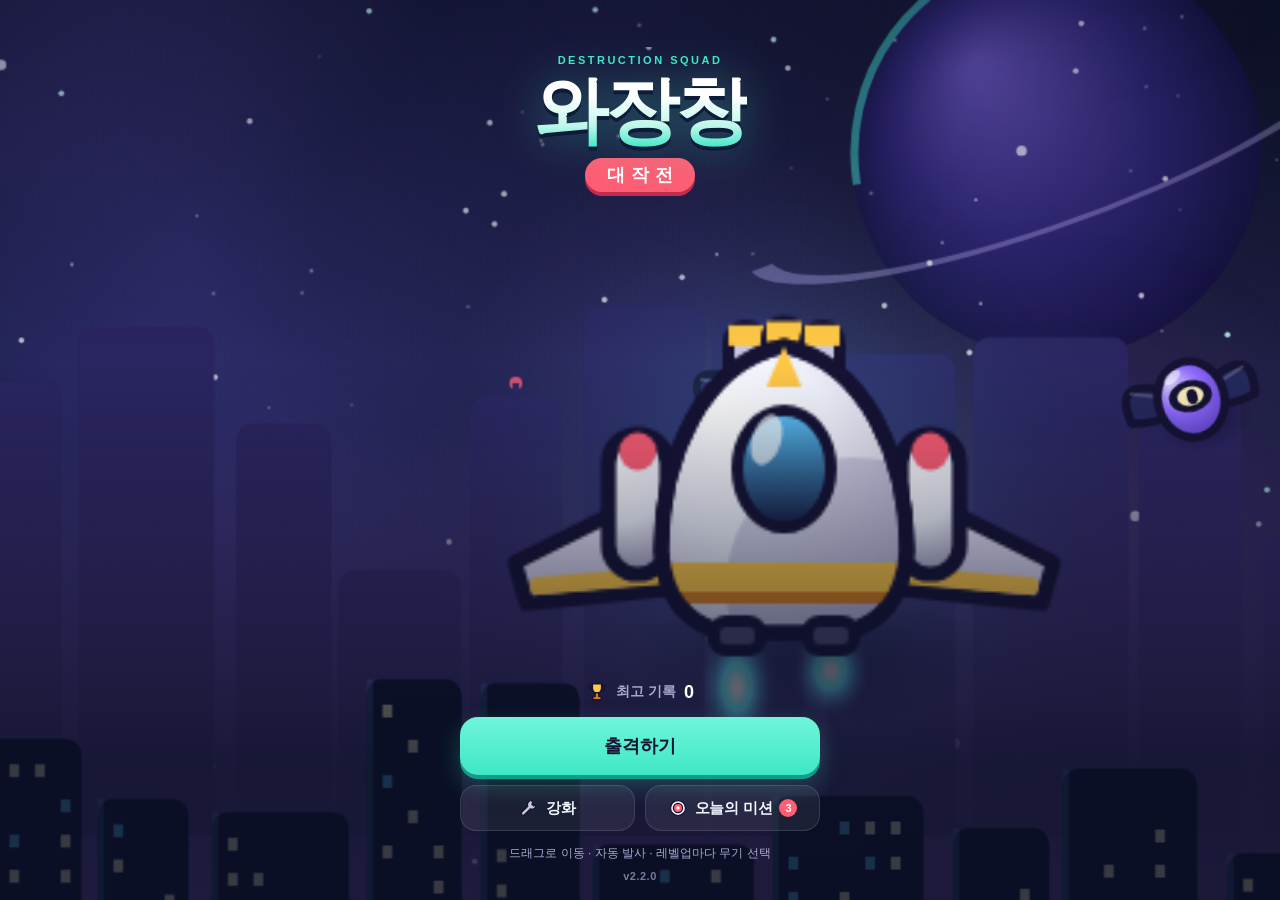
<file: wajangchang/index.html>
<!doctype html>
<html lang="ko">
  <head>
    <meta charset="UTF-8" />
    <meta name="viewport" content="width=device-width, initial-scale=1, maximum-scale=1, user-scalable=no, viewport-fit=cover" />
    <meta name="apple-mobile-web-app-capable" content="yes" />
    <meta name="apple-mobile-web-app-title" content="와장창 대작전" />
    <meta name="theme-color" content="#0a0f24" />
    <meta http-equiv="Cache-Control" content="no-cache, no-store, must-revalidate" />
    <meta http-equiv="Pragma" content="no-cache" />
    <link rel="icon" href="[data-uri]" />
    <link rel="apple-touch-icon" href="[data-uri]" />
    <title>와장창 대작전</title>
    <script type="module" crossorigin>var e=Object.defineProperty,t=(e,t,n)=>()=>{if(n)throw n[0];try{return e&&(t=e(e=0)),t}catch(e){throw n=[e],e}},n=(t,n)=>{let r={};for(var i in t)e(r,i,{get:t[i],enumerable:!0});return n||e(r,Symbol.toStringTag,{value:`Module`}),r};(function(){let e=document.createElement(`link`).relList;if(e&&e.supports&&e.supports(`modulepreload`))return;for(let e of document.querySelectorAll(`link[rel="modulepreload"]`))n(e);new MutationObserver(e=>{for(let t of e)if(t.type===`childList`)for(let e of t.addedNodes)e.tagName===`LINK`&&e.rel===`modulepreload`&&n(e)}).observe(document,{childList:!0,subtree:!0});function t(e){let t={};return e.integrity&&(t.integrity=e.integrity),e.referrerPolicy&&(t.referrerPolicy=e.referrerPolicy),t.credentials=e.crossOrigin===`use-credentials`?`include`:e.crossOrigin===`anonymous`?`omit`:`same-origin`,t}function n(e){if(e.ep)return;e.ep=!0;let n=t(e);fetch(e.href,n)}})();var r=null,i=null,a=null,o=null,s=null,c=localStorage.getItem(`wj_muted`)===`1`,l=0,u=0,d=0,ee=()=>c;function te(e){c=e,localStorage.setItem(`wj_muted`,e?`1`:`0`),i&&r&&i.gain.setTargetAtTime(e?0:.9,r.currentTime,.02)}function ne(){d=0}function re(){try{if(!r){let e=window.AudioContext||window.webkitAudioContext;if(!e)return;r=new e;let t=r.createDynamicsCompressor();t.threshold.value=-16,t.knee.value=8,t.ratio.value=8,t.attack.value=.002,t.release.value=.15,i=r.createGain(),i.gain.value=c?0:.9,a=r.createGain(),a.gain.value=1,o=r.createGain(),o.gain.value=.32,a.connect(i),o.connect(i),i.connect(t).connect(r.destination),s=r.createBuffer(1,r.sampleRate*2,r.sampleRate);let n=s.getChannelData(0);for(let e=0;e<n.length;e++)n[e]=Math.random()*2-1;me()}r.state===`suspended`&&r.resume()}catch{}}function f(e,t,n,i,o,s=0,c=a){if(!r||!c)return;let l=r.currentTime+s,u=r.createOscillator(),d=r.createGain();u.type=n,u.frequency.setValueAtTime(e,l),o&&u.frequency.exponentialRampToValueAtTime(o,l+t),d.gain.setValueAtTime(1e-4,l),d.gain.exponentialRampToValueAtTime(i,l+.004),d.gain.exponentialRampToValueAtTime(1e-4,l+t),u.connect(d).connect(c),u.start(l),u.stop(l+t+.03)}function p(e,t,n,i,o=0,c=`lowpass`,l=a,u=.7){if(!r||!l||!s)return;let d=r.currentTime+o,ee=r.createBufferSource();ee.buffer=s,ee.loop=!0;let te=r.createBiquadFilter();te.type=c,te.Q.value=u,te.frequency.setValueAtTime(n,d),te.frequency.exponentialRampToValueAtTime(Math.max(30,i),d+e);let ne=r.createGain();ne.gain.setValueAtTime(t,d),ne.gain.exponentialRampToValueAtTime(1e-4,d+e),ee.connect(te).connect(ne).connect(l),ee.start(d,Math.random()*1.2),ee.stop(d+e+.05)}var ie=!1,ae=0,oe=0,se=0,ce=!0,le=[36,36,48,36,39,39,51,39,34,34,46,34,41,41,43,46],ue=[72,75,79,82,79,75,84,82,72,75,79,87,84,82,79,75],de=e=>440*2**((e-69)/12);function fe(e){ie=e}function pe(e){ae=e}function me(){r&&(se=r.currentTime+.1,setInterval(()=>{if(!r||!ce||c){r&&(se=r.currentTime+.05);return}let e=60/(ie?156:128+ae*14)/4;for(;se<r.currentTime+.12;){let t=se-r.currentTime,n=oe%16;n%4==0&&(f(150,.16,`sine`,.9,38,t,o),p(.03,.25,4e3,1500,t,`bandpass`,o)),(n%4==2||ie&&n%2==1)&&f(de(le[(oe>>1)%16]),e*1.8,`sawtooth`,.22,void 0,t,o),(n===4||n===12)&&p(.12,.45,2500,600,t,`bandpass`,o,1.2),(ie||ae>.5)&&p(.025,ie?.22:.1,9e3,7e3,t,`highpass`,o),ie&&f(de(ue[n]),e*.9,`square`,.07,void 0,t,o),oe++,se+=e}},25))}var m={shoot(){r&&(r.currentTime-l<.06||(l=r.currentTime,f(1100+Math.random()*300,.035,`square`,.018,500)))},killTick(e){!r||r.currentTime-u<.035||(u=r.currentTime,f(440*2**(Math.min(e,48)*.5/12),.07,`triangle`,.09))},hit(){p(.035,.08,3500,1800,0,`bandpass`)},crit(){f(2400,.08,`square`,.05,3200)},crack(){p(.09,.22,2800,400,0,`bandpass`),f(200,.06,`square`,.04,90)},boom(e=1){if(d++>3)return;let t=Math.min(3,e);p(.03,.6,6e3,2e3,0,`highpass`),p(.3+t*.3,.45+t*.15,2500+t*800,50),f(120/Math.sqrt(t),.25+t*.2,`sine`,.55+t*.1,28)},bigBoom(){p(.04,.9,8e3,3e3,0,`highpass`),p(1.6,1,6e3,35),f(70,1.4,`sine`,1,18),f(140,.6,`sawtooth`,.18,30),p(.9,.5,900,60,.15)},mega(){f(150,.5,`sawtooth`,.15,2200),p(.5,.3,200,8e3,0,`bandpass`),p(2.4,1,7e3,30,.42),f(55,2,`sine`,1,16,.42)},zap(){p(.12,.25,7e3,2e3,0,`bandpass`,a,4),f(1800,.08,`sawtooth`,.05,600)},laser(){f(220,.6,`sawtooth`,.12,880),p(.6,.18,3e3,6e3,0,`bandpass`,a,2)},missile(){p(.15,.08,1500,4e3,0,`bandpass`,a,2)},coin(){f(1568+Math.random()*400,.05,`square`,.03)},hurt(){f(260,.35,`sawtooth`,.3,50),p(.3,.5,1500,80)},heartbeat(){f(65,.12,`sine`,.6,45),f(60,.12,`sine`,.4,40,.15)},levelUp(){[523,659,784,1047,1319,1568].forEach((e,t)=>f(e,.16,`square`,.08,void 0,t*.05)),f(262,.6,`triangle`,.2,1047)},pick(){[784,1175,1568].forEach((e,t)=>f(e,.12,`triangle`,.18,void 0,t*.04)),p(.3,.3,500,6e3,0,`bandpass`)},fever(){[523,659,784,1047,1319,1568,2093].forEach((e,t)=>f(e,.14,`sawtooth`,.09,void 0,t*.045)),f(100,.8,`sawtooth`,.12,1600)},combo(e){[659,880,1175,1568,2093,2637].slice(0,e+2).forEach((e,t)=>f(e,.12,`square`,.07,void 0,t*.04))},siren(){for(let e=0;e<4;e++)f(440,.25,`sawtooth`,.12,900,e*.5),f(900,.25,`sawtooth`,.12,440,e*.5+.25)},warn(){f(700,.12,`square`,.08),f(700,.12,`square`,.08,void 0,.18)},bombReady(){f(880,.1,`triangle`,.2,1760),f(1320,.15,`triangle`,.15,2640,.08)},click(){f(900,.04,`sine`,.15)},over(){f(330,.7,`sawtooth`,.15,50)},revive(){[392,523,659,784,1047].forEach((e,t)=>f(e,.2,`triangle`,.2,void 0,t*.07))},reward(){[784,988,1175,1568].forEach((e,t)=>f(e,.14,`triangle`,.18,void 0,t*.08))}},he,ge,_e,ve,ye,be,xe,Se,Ce,we,Te,Ee,De,Oe,ke,Ae,je,Me,Ne,Pe=t((()=>{(function(e){e.Unimplemented=`UNIMPLEMENTED`,e.Unavailable=`UNAVAILABLE`})(he||={}),ge=class extends Error{constructor(e,t,n){super(e),this.message=e,this.code=t,this.data=n}},_e=e=>e?.androidBridge?`android`:e?.webkit?.messageHandlers?.bridge?`ios`:`web`,ve=e=>{let t=e.CapacitorCustomPlatform||null,n=e.Capacitor||{},r=n.Plugins=n.Plugins||{},i=()=>t===null?_e(e):t.name,a=()=>i()!==`web`,o=e=>!!(l.get(e)?.platforms.has(i())||s(e)),s=e=>n.PluginHeaders?.find(t=>t.name===e),c=t=>e.console.error(t),l=new Map;return n.convertFileSrc||=e=>e,n.getPlatform=i,n.handleError=c,n.isNativePlatform=a,n.isPluginAvailable=o,n.registerPlugin=(e,a={})=>{let o=l.get(e);if(o)return console.warn(`Capacitor plugin "${e}" already registered. Cannot register plugins twice.`),o.proxy;let c=i(),u=s(e),d,ee=async()=>(!d&&c in a?d=d=typeof a[c]==`function`?await a[c]():a[c]:t!==null&&!d&&`web`in a&&(d=d=typeof a.web==`function`?await a.web():a.web),d),te=(t,r)=>{if(u){let i=u?.methods.find(e=>r===e.name);if(i)return i.rtype===`promise`?t=>n.nativePromise(e,r.toString(),t):(t,i)=>n.nativeCallback(e,r.toString(),t,i);if(t)return t[r]?.bind(t)}else if(t)return t[r]?.bind(t);else throw new ge(`"${e}" plugin is not implemented on ${c}`,he.Unimplemented)},ne=t=>{let n,r=(...r)=>{let i=ee().then(i=>{let a=te(i,t);if(a){let e=a(...r);return n=e?.remove,e}throw new ge(`"${e}.${t}()" is not implemented on ${c}`,he.Unimplemented)});return t===`addListener`&&(i.remove=async()=>n()),i};return r.toString=()=>`${t.toString()}() { [capacitor code] }`,Object.defineProperty(r,"name",{value:t,writable:!1,configurable:!1}),r},re=ne(`addListener`),f=ne(`removeListener`),p=(e,t)=>{let n=re({eventName:e},t).then(e=>e),r=async()=>{let t=await n;await f({eventName:e,callbackId:t})},i=new Promise(e=>n.then(()=>e({remove:r})));return i.remove=async()=>{console.warn(`Using addListener() without 'await' is deprecated.`),await r()},i},ie=new Proxy({},{get(e,t){switch(t){case`$$typeof`:return;case`toJSON`:return()=>({});case`addListener`:return u?p:re;case`removeListener`:return f;default:return ne(t)}}});return r[e]=ie,l.set(e,{name:e,proxy:ie,platforms:new Set([...Object.keys(a),...u?[c]:[]])}),ie},n.Exception=ge,n.DEBUG=!!n.DEBUG,n.isLoggingEnabled=!!n.isLoggingEnabled,n},ye=e=>e.Capacitor=ve(e),be=ye(typeof globalThis<`u`?globalThis:typeof self<`u`?self:typeof window<`u`?window:typeof global<`u`?global:{}),xe=be.registerPlugin,Se=class{constructor(){this.listeners={},this.retainedEventArguments={},this.windowListeners={}}addListener(e,t){let n=!1;this.listeners[e]||(this.listeners[e]=[],n=!0),this.listeners[e].push(t);let r=this.windowListeners[e];return r&&!r.registered&&this.addWindowListener(r),n&&this.sendRetainedArgumentsForEvent(e),Promise.resolve({remove:async()=>this.removeListener(e,t)})}async removeAllListeners(){this.listeners={};for(let e in this.windowListeners)this.removeWindowListener(this.windowListeners[e]);this.windowListeners={}}notifyListeners(e,t,n){let r=this.listeners[e];if(r)r.forEach(e=>e(t));else if(n){let n=this.retainedEventArguments[e];n||=[],n.push(t),this.retainedEventArguments[e]=n}}hasListeners(e){return!!this.listeners[e]?.length}registerWindowListener(e,t){this.windowListeners[t]={registered:!1,windowEventName:e,pluginEventName:t,handler:e=>{this.notifyListeners(t,e)}}}unimplemented(e=`not implemented`){return new be.Exception(e,he.Unimplemented)}unavailable(e=`not available`){return new be.Exception(e,he.Unavailable)}async removeListener(e,t){let n=this.listeners[e];if(!n)return;let r=n.indexOf(t);r!==-1&&this.listeners[e].splice(r,1),this.listeners[e].length||this.removeWindowListener(this.windowListeners[e])}addWindowListener(e){window.addEventListener(e.windowEventName,e.handler),e.registered=!0}removeWindowListener(e){e&&(window.removeEventListener(e.windowEventName,e.handler),e.registered=!1)}sendRetainedArgumentsForEvent(e){let t=this.retainedEventArguments[e];t&&(delete this.retainedEventArguments[e],t.forEach(t=>{this.notifyListeners(e,t)}))}},Ce=e=>encodeURIComponent(e).replace(/%(2[346B]|5E|60|7C)/g,decodeURIComponent).replace(/[()]/g,escape),we=e=>e.replace(/(%[\dA-F]{2})+/gi,decodeURIComponent),Te=class extends Se{async getCookies(){let e=document.cookie,t={};return e.split(`;`).forEach(e=>{if(e.length<=0)return;let[n,r]=e.replace(/=/,`CAP_COOKIE`).split(`CAP_COOKIE`);n=we(n).trim(),r=we(r).trim(),t[n]=r}),t}async setCookie(e){try{let t=Ce(e.key),n=Ce(e.value),r=e.expires?`; expires=${e.expires.replace(`expires=`,``)}`:``,i=(e.path||`/`).replace(`path=`,``),a=e.url!=null&&e.url.length>0?`domain=${e.url}`:``;document.cookie=`${t}=${n||``}${r}; path=${i}; ${a};`}catch(e){return Promise.reject(e)}}async deleteCookie(e){try{document.cookie=`${e.key}=; Max-Age=0`}catch(e){return Promise.reject(e)}}async clearCookies(){try{let e=document.cookie.split(`;`)||[];for(let t of e)document.cookie=t.replace(/^ +/,``).replace(/=.*/,`=;expires=${new Date().toUTCString()};path=/`)}catch(e){return Promise.reject(e)}}async clearAllCookies(){try{await this.clearCookies()}catch(e){return Promise.reject(e)}}},xe(`CapacitorCookies`,{web:()=>new Te}),Ee=async e=>new Promise((t,n)=>{let r=new FileReader;r.onload=()=>{let e=r.result;t(e.indexOf(`,`)>=0?e.split(`,`)[1]:e)},r.onerror=e=>n(e),r.readAsDataURL(e)}),De=(e={})=>{let t=Object.keys(e);return Object.keys(e).map(e=>e.toLocaleLowerCase()).reduce((n,r,i)=>(n[r]=e[t[i]],n),{})},Oe=(e,t=!0)=>e?Object.entries(e).reduce((e,n)=>{let[r,i]=n,a,o;return Array.isArray(i)?(o=``,i.forEach(e=>{a=t?encodeURIComponent(e):e,o+=`${r}=${a}&`}),o.slice(0,-1)):(a=t?encodeURIComponent(i):i,o=`${r}=${a}`),`${e}&${o}`},``).substr(1):null,ke=(e,t={})=>{let n=Object.assign({method:e.method||`GET`,headers:e.headers},t),r=De(e.headers)[`content-type`]||``;if(typeof e.data==`string`)n.body=e.data;else if(r.includes(`application/x-www-form-urlencoded`)){let t=new URLSearchParams;for(let[n,r]of Object.entries(e.data||{}))t.set(n,r);n.body=t.toString()}else if(r.includes(`multipart/form-data`)||e.data instanceof FormData){let t=new FormData;if(e.data instanceof FormData)e.data.forEach((e,n)=>{t.append(n,e)});else for(let n of Object.keys(e.data))t.append(n,e.data[n]);n.body=t;let r=new Headers(n.headers);r.delete(`content-type`),n.headers=r}else(r.includes(`application/json`)||typeof e.data==`object`)&&(n.body=JSON.stringify(e.data));return n},Ae=class extends Se{async request(e){let t=ke(e,e.webFetchExtra),n=Oe(e.params,e.shouldEncodeUrlParams),r=n?`${e.url}?${n}`:e.url,i=await fetch(r,t),a=i.headers.get(`content-type`)||``,{responseType:o=`text`}=i.ok?e:{};a.includes(`application/json`)&&(o=`json`);let s,c;switch(o){case`arraybuffer`:case`blob`:c=await i.blob(),s=await Ee(c);break;case`json`:s=await i.json();break;default:s=await i.text()}let l={};return i.headers.forEach((e,t)=>{l[t]=e}),{data:s,headers:l,status:i.status,url:i.url}}async get(e){return this.request(Object.assign(Object.assign({},e),{method:`GET`}))}async post(e){return this.request(Object.assign(Object.assign({},e),{method:`POST`}))}async put(e){return this.request(Object.assign(Object.assign({},e),{method:`PUT`}))}async patch(e){return this.request(Object.assign(Object.assign({},e),{method:`PATCH`}))}async delete(e){return this.request(Object.assign(Object.assign({},e),{method:`DELETE`}))}},xe(`CapacitorHttp`,{web:()=>new Ae}),(function(e){e.Dark=`DARK`,e.Light=`LIGHT`,e.Default=`DEFAULT`})(je||={}),(function(e){e.StatusBar=`StatusBar`,e.NavigationBar=`NavigationBar`})(Me||={}),Ne=class extends Se{async setStyle(){this.unavailable(`not available for web`)}async setAnimation(){this.unavailable(`not available for web`)}async show(){this.unavailable(`not available for web`)}async hide(){this.unavailable(`not available for web`)}},xe(`SystemBars`,{web:()=>new Ne})})),Fe,Ie,Le=t((()=>{(function(e){e.Heavy=`HEAVY`,e.Medium=`MEDIUM`,e.Light=`LIGHT`})(Fe||={}),(function(e){e.Success=`SUCCESS`,e.Warning=`WARNING`,e.Error=`ERROR`})(Ie||={})})),Re,ze,Be,Ve,He,Ue,We=t((()=>{Re=`modulepreload`,ze=function(e,t){return new URL(e,t).href},Be={},Ve=function(e){return e.pathname.endsWith(`.css`)},He=function(e,t,n){if(t in e)return e[t];let r=n();if(!r){e[t]=void 0;return}let i=r.then(()=>{e[t]=void 0},n=>{throw e[t]=void 0,n});return e[t]=i,i},Ue=function(e,t,n){let r=Promise.resolve();if(t&&t.length>0){let e,i=document.querySelector(`meta[property=csp-nonce]`),a=i?.nonce||i?.getAttribute(`nonce`);function o(e){return Promise.all(e.map(e=>Promise.resolve(e).then(e=>({status:`fulfilled`,value:e}),e=>({status:`rejected`,reason:e}))))}function s(e){return import.meta.resolve?new URL(import.meta.resolve(e)):new URL(e,import.meta.url)}r=o(t.map(t=>{t=ze(t,n);let r=s(t),i=Ve(r);return He(Be,r.href,()=>{if(e===void 0){e={all:new Set,styles:new Set};let t=document.getElementsByTagName(`link`);for(let n=t.length-1;n>=0;n--){let r=t[n];e.all.add(r.href),r.rel===`stylesheet`&&e.styles.add(r.href)}}if((i?e.styles:e.all).has(r.href))return;let t=document.createElement(`link`);if(t.rel=i?`stylesheet`:Re,i||(t.as=`script`),t.crossOrigin=``,t.href=r.href,a&&t.setAttribute(`nonce`,a),document.head.appendChild(t),i)return new Promise((e,n)=>{let i=a=>{t.removeEventListener(`load`,i),t.removeEventListener(`error`,i),a.type===`error`?n(Error(`Unable to preload CSS for ${r}`)):e(a)};t.addEventListener(`load`,i),t.addEventListener(`error`,i)})})}).filter(e=>e!==void 0))}function i(e){let t=new Event(`vite:preloadError`,{cancelable:!0});if(t.payload=e,window.dispatchEvent(t),!t.defaultPrevented)throw e}return r.then(t=>{for(let e of t||[])e.status===`rejected`&&i(e.reason);return e().catch(i)})}})),Ge=n({HapticsWeb:()=>Ke}),Ke,qe=t((()=>{Pe(),Le(),Ke=class extends Se{constructor(){super(...arguments),this.selectionStarted=!1}async impact(e){let t=this.patternForImpact(e?.style);this.vibrateWithPattern(t)}async notification(e){let t=this.patternForNotification(e?.type);this.vibrateWithPattern(t)}async vibrate(e){let t=e?.duration||300;this.vibrateWithPattern([t])}async selectionStart(){this.selectionStarted=!0}async selectionChanged(){this.selectionStarted&&this.vibrateWithPattern([70])}async selectionEnd(){this.selectionStarted=!1}patternForImpact(e=Fe.Heavy){return e===Fe.Medium?[43]:e===Fe.Light?[20]:[61]}patternForNotification(e=Ie.Success){return e===Ie.Warning?[30,40,30,50,60]:e===Ie.Error?[27,45,50]:[35,65,21]}vibrateWithPattern(e){if(navigator.vibrate)navigator.vibrate(e);else throw this.unavailable(`Browser does not support the vibrate API`)}}}));Pe(),Le(),We();var Je=xe(`Haptics`,{web:()=>Ue(()=>Promise.resolve().then(()=>(qe(),Ge)).then(e=>new e.HapticsWeb),void 0,import.meta.url)});Pe();var Ye=be.isNativePlatform();function Xe(){Ye?Je.impact({style:Fe.Light}).catch(()=>{}):navigator.vibrate?.(8)}function Ze(){Ye?Je.impact({style:Fe.Medium}).catch(()=>{}):navigator.vibrate?.(15)}function h(){Ye?Je.impact({style:Fe.Heavy}).catch(()=>{}):navigator.vibrate?.(30)}function Qe(){Ye?Je.notification({type:Ie.Error}).catch(()=>{}):navigator.vibrate?.([40,60,40])}var $e=`wj_save_v1`,et=`wj_daily_v2`;function tt(){let e={coins:0,best:0,plays:0,up:{dmg:0,rate:0,bomb:0,magnet:0,hp:0}};try{let t=JSON.parse(localStorage.getItem($e)||``);return{...e,...t,up:{...e.up,...t.up||{}}}}catch{return e}}function nt(e){localStorage.setItem($e,JSON.stringify(e))}var rt=[{id:`dmg`,name:`화력`,desc:`모든 공격력 +20%`,max:10},{id:`rate`,name:`연사`,desc:`발사 속도 +10%`,max:10},{id:`bomb`,name:`폭탄 충전`,desc:`메가 폭탄 충전 속도 증가`,max:8},{id:`magnet`,name:`자석`,desc:`코인 흡수 범위 증가`,max:6},{id:`hp`,name:`체력`,desc:`시작 하트 +1`,max:3}],it=(e,t)=>Math.round((e===`hp`?300:40)*1.7**t),at={kills:e=>`한 판에 ${e}개 부수기`,combo:e=>`파괴 콤보 ${e} 달성`,chain:e=>`연쇄 폭발 한 번에 ${e}개`,bomb:e=>`메가 폭탄 ${e}번 터뜨리기`,boss:e=>`보스 ${e}마리 박살`,plays:e=>`${e}판 플레이`,score:e=>`한 판에 ${e.toLocaleString()}점`},ot=e=>at[e.kind](e.goal),st=[[`kills`,[800,1500,3e3],40],[`combo`,[100,250,500],45],[`chain`,[15,25,40],45],[`bomb`,[2,4],40],[`boss`,[1,2],70],[`plays`,[3,5],25],[`score`,[3e5,8e5,15e5],50]];function ct(){let e=new Date;return`${e.getFullYear()}-${e.getMonth()+1}-${e.getDate()}`}function lt(){let e=ct();try{let t=JSON.parse(localStorage.getItem(et)||``);if(t.date===e)return t}catch{}let t=7;for(let n of e)t=t*31+n.charCodeAt(0)>>>0;let n=()=>(t=t*1103515245+12345>>>0)/2**32,r=[...st],i=[];for(let e=0;e<3;e++){let[e,t,a]=r.splice(Math.floor(n()*r.length),1)[0],o=Math.floor(n()*t.length);i.push({kind:e,goal:t[o],reward:a+o*20,progress:0,done:!1})}let a={date:e,missions:i};return localStorage.setItem(et,JSON.stringify(a)),a}function ut(e){localStorage.setItem(et,JSON.stringify(e))}var g={ink:`#151233`,bg0:`#0a0f24`,bg1:`#141b40`,bg2:`#25285c`,bg3:`#4a3270`,haze:`#7a4a86`,mint:`#3ee8c5`,mintD:`#139c8a`,mintL:`#c4fff2`,sky:`#5cc8ff`,skyD:`#2a7fd0`,skyL:`#d2f0ff`,coral:`#ff5d73`,coralD:`#c42c4f`,coralL:`#ffc0c8`,violet:`#8f6bff`,violetD:`#5536c0`,violetL:`#d2c6ff`,gold:`#ffc845`,goldD:`#d9801a`,goldL:`#fff1bf`,slate:`#8a84a8`,slateD:`#4b4670`,slateL:`#cdc8e2`,white:`#f4f6ff`},_=`stroke="${g.ink}" stroke-width="3" stroke-linejoin="round" stroke-linecap="round"`,dt={heart:`<path d="M24 41 C10 31 5 24 5 16.5 5 10.5 9.7 6 15.3 6c3.8 0 6.8 2 8.7 5 1.9-3 4.9-5 8.7-5C38.3 6 43 10.5 43 16.5 43 24 38 31 24 41Z" fill="${g.coral}" ${_}/><path d="M11 15c0-3 2-5 5-5" fill="none" stroke="#fff" stroke-width="3" stroke-linecap="round" opacity=".6"/>`,heartEmpty:`<path d="M24 41 C10 31 5 24 5 16.5 5 10.5 9.7 6 15.3 6c3.8 0 6.8 2 8.7 5 1.9-3 4.9-5 8.7-5C38.3 6 43 10.5 43 16.5 43 24 38 31 24 41Z" fill="${g.bg2}" ${_}/>`,coin:`<circle cx="24" cy="24" r="17" fill="${g.gold}" ${_}/><circle cx="24" cy="24" r="11" fill="none" stroke="${g.goldD}" stroke-width="3"/><path d="M24 17l2 4.6 5 .4-3.8 3.3 1.2 4.9L24 27.6 19.6 30.2l1.2-4.9L17 22l5-.4Z" fill="${g.goldD}"/><path d="M13 19a12 12 0 0 1 7-7" fill="none" stroke="#fff" stroke-width="3" stroke-linecap="round" opacity=".6"/>`,bomb:`<circle cx="22" cy="28" r="14" fill="${g.bg2}" ${_}/><path d="M30 15l4-4 4 4-4 4Z" fill="${g.slate}" ${_}/><path d="M37 11c2-3 5-3 6-1" fill="none" stroke="${g.gold}" stroke-width="3" stroke-linecap="round"/><circle cx="17" cy="23" r="3.5" fill="#fff" opacity=".45"/>`,sound:`<path d="M8 19h7l9-8v26l-9-8H8Z" fill="${g.white}" ${_}/><path d="M31 17c3 4 3 10 0 14M36 12c6 7 6 17 0 24" fill="none" stroke="${g.white}" stroke-width="3.5" stroke-linecap="round"/>`,mute:`<path d="M8 19h7l9-8v26l-9-8H8Z" fill="${g.white}" ${_}/><path d="M31 19l10 10M41 19 31 29" fill="none" stroke="${g.coral}" stroke-width="4" stroke-linecap="round"/>`,multi:`<path d="M24 6l5 11h-10Z M10 12l7 9-9 3Z M38 12l1 12-9-3Z" fill="${g.sky}" ${_}/><rect x="19" y="20" width="10" height="22" rx="4" fill="${g.white}" ${_}/>`,rate:`<path d="M27 4 10 27h12l-3 17 19-25H26Z" fill="${g.gold}" ${_}/><path d="M24 10l-7 11" stroke="#fff" stroke-width="3" stroke-linecap="round" opacity=".6"/>`,power:`<path d="M24 4l5 11 12-3-6 11 9 8-12 1 1 12-9-8-9 8 1-12-12-1 9-8-6-11 12 3Z" fill="${g.coral}" ${_}/><circle cx="24" cy="24" r="6" fill="${g.goldL}"/>`,pierce:`<path d="M6 42 34 14" stroke="${g.ink}" stroke-width="9" stroke-linecap="round"/><path d="M6 42 34 14" stroke="${g.slateL}" stroke-width="4" stroke-linecap="round"/><path d="M30 8h12v12Z" fill="${g.violet}" ${_}/>`,boom:`<path d="M24 5l4 9 9-5-2 10 10 2-8 6 6 8-10-1-1 10-8-7-8 7-1-10-10 1 6-8-8-6 10-2-2-10 9 5Z" fill="${g.gold}" ${_}/><path d="M24 15l2 6 6-1-4 5 4 5-6-1-2 6-2-6-6 1 4-5-4-5 6 1Z" fill="${g.coral}"/>`,missile:`<path d="M24 4c6 5 7 13 6 22l5 6v6l-6-3-2 5h-6l-2-5-6 3v-6l5-6c-1-9 0-17 6-22Z" fill="${g.white}" ${_}/><path d="M24 4c4 3 5.5 6 6 10H18c.5-4 2-7 6-10Z" fill="${g.coral}" ${_}/><circle cx="24" cy="21" r="3" fill="${g.sky}"/>`,laser:`<rect x="17" y="3" width="14" height="42" rx="7" fill="${g.sky}" ${_}/><rect x="21.5" y="3" width="5" height="42" rx="2.5" fill="#fff"/>`,zap:`<path d="M20 4h14l-7 13h10L17 44l5-18H12Z" fill="${g.skyL}" ${_}/><path d="M22 8h7l-5 9" stroke="${g.sky}" stroke-width="3" fill="none" stroke-linecap="round"/>`,drone:`<circle cx="24" cy="24" r="17" fill="none" stroke="${g.mint}" stroke-width="3" stroke-dasharray="6 5"/><circle cx="24" cy="24" r="9" fill="${g.mint}" ${_}/><circle cx="24" cy="24" r="3.5" fill="${g.ink}"/><circle cx="40" cy="15" r="5" fill="${g.white}" ${_}/>`,blast:`<circle cx="24" cy="24" r="18" fill="${g.coral}" ${_}/><circle cx="24" cy="24" r="11" fill="${g.gold}"/><circle cx="24" cy="24" r="5" fill="#fff"/>`,crit:`<circle cx="24" cy="24" r="17" fill="${g.white}" ${_}/><circle cx="24" cy="24" r="10" fill="${g.coral}" ${_}/><circle cx="24" cy="24" r="3.5" fill="${g.white}"/><path d="M24 2v8M24 38v8M2 24h8M38 24h8" stroke="${g.ink}" stroke-width="3" stroke-linecap="round"/>`,heal:`<rect x="6" y="6" width="36" height="36" rx="10" fill="${g.white}" ${_}/><path d="M24 14v20M14 24h20" stroke="${g.coral}" stroke-width="7" stroke-linecap="round"/>`,magnet:`<path d="M10 8h9v16a5 5 0 0 0 10 0V8h9v16a14 14 0 0 1-28 0Z" fill="${g.coral}" ${_}/><path d="M10 8h9v7h-9ZM29 8h9v7h-9Z" fill="${g.slateL}" ${_}/>`,fever:`<path d="M24 4l6 13 14 2-10 10 2 14-12-7-12 7 2-14L4 19l14-2Z" fill="${g.gold}" ${_}/><path d="M24 12l3 7" stroke="#fff" stroke-width="3" stroke-linecap="round" opacity=".7"/>`,wrench:`<path d="M30 6a10 10 0 0 0-9 14L7 34a4 4 0 0 0 6 6l14-14a10 10 0 0 0 14-9l-6 2-4-4 2-6Z" fill="${g.slateL}" ${_}/>`,target:`<circle cx="24" cy="24" r="18" fill="${g.white}" ${_}/><circle cx="24" cy="24" r="11" fill="${g.coral}" ${_}/><circle cx="24" cy="24" r="4" fill="${g.white}"/>`,home:`<path d="M6 22 24 7l18 15v19H30V30H18v11H6Z" fill="${g.white}" ${_}/>`,check:`<rect x="5" y="5" width="38" height="38" rx="11" fill="${g.mint}" ${_}/><path d="M14 24l7 7 13-14" fill="none" stroke="${g.ink}" stroke-width="5" stroke-linecap="round" stroke-linejoin="round"/>`,box:`<rect x="5" y="5" width="38" height="38" rx="11" fill="none" stroke="${g.slate}" stroke-width="3.5"/>`,play:`<path d="M15 8l26 16-26 16Z" fill="${g.ink}"/>`,trophy:`<path d="M14 6h20v10a10 10 0 0 1-20 0Z" fill="${g.gold}" ${_}/><path d="M14 10H7c0 7 4 10 8 10M34 10h7c0 7-4 10-8 10" fill="none" ${_}/><path d="M20 26h8v8h5v7H15v-7h5Z" fill="${g.goldD}" ${_}/>`,skull:`<path d="M24 6c10 0 16 7 16 15 0 5-2 8-5 10v6H13v-6c-3-2-5-5-5-10 0-8 6-15 16-15Z" fill="${g.white}" ${_}/><circle cx="18" cy="22" r="4.5" fill="${g.ink}"/><circle cx="30" cy="22" r="4.5" fill="${g.ink}"/>`};function ft(e,t=24,n=``){return`<svg class="ic ${n}" width="${t}" height="${t}" viewBox="0 0 48 48" aria-hidden="true">${dt[e]||``}</svg>`}function pt(e){return`data:image/svg+xml;charset=utf-8,`+encodeURIComponent(`<svg xmlns="http://www.w3.org/2000/svg" width="96" height="96" viewBox="0 0 48 48">${dt[e]}</svg>`)}var mt=Math.min(3,Math.max(2,Math.ceil(window.devicePixelRatio||2))),ht=2.6;function gt(e,t){let n=document.createElement(`canvas`);n.width=Math.ceil(e*mt),n.height=Math.ceil(t*mt);let r=n.getContext(`2d`);return r.scale(mt,mt),r.translate(e/2,t/2),r.lineJoin=`round`,r.lineCap=`round`,[n,r]}var _t=new Map,vt=[];function v(e,t,n,r){let i=_t.get(e);if(!i){let a=performance.now(),[o,s]=gt(t,n);r(s),_t.set(e,o),i=o,vt.length<400&&vt.push(e+`:`+(performance.now()-a).toFixed(1))}return i}function y(e,t,n,r,i,a,o,s,c=!0){t();let l=e.createRadialGradient(a-s*.45,o-s*.55,s*.05,a,o,s*1.25);l.addColorStop(0,n),l.addColorStop(.45,r),l.addColorStop(1,i),e.fillStyle=l,e.fill(),c&&(e.lineWidth=ht,e.strokeStyle=g.ink,e.stroke())}function yt(e,t,n,r=4,i=8){e.save(),e.translate(r,i),e.scale(1,n/t);let a=e.createRadialGradient(0,0,0,0,0,t);a.addColorStop(0,`rgba(5,4,20,0.42)`),a.addColorStop(1,`rgba(5,4,20,0)`),e.fillStyle=a,e.beginPath(),e.arc(0,0,t,0,7),e.fill(),e.restore()}function bt(e,t,n,r,i,a=-.6,o=.5){e.fillStyle=`rgba(255,255,255,${o})`,e.beginPath(),e.ellipse(t,n,r,i,a,0,7),e.fill()}function xt(e){let t=e;return()=>(t=t*16807%2147483647)/2147483647}function b(e,t=.15){return v(`g`+e+t,64,64,n=>{let r=n.createRadialGradient(0,0,0,0,0,32);r.addColorStop(0,`#ffffff`),r.addColorStop(t,e),r.addColorStop(1,`rgba(0,0,0,0)`),n.fillStyle=r,n.fillRect(-32,-32,64,64)})}function St(e){return v(`s`+e,64,64,t=>{let n=t.createRadialGradient(0,0,0,0,0,32);n.addColorStop(0,e),n.addColorStop(1,`rgba(0,0,0,0)`),t.fillStyle=n,t.fillRect(-32,-32,64,64)})}var Ct=()=>v(`smoke`,64,64,e=>{let t=e.createRadialGradient(-4,-4,0,0,0,32);t.addColorStop(0,`rgba(120,110,160,0.55)`),t.addColorStop(.55,`rgba(70,62,110,0.35)`),t.addColorStop(1,`rgba(40,36,80,0)`),e.fillStyle=t,e.fillRect(-32,-32,64,64)});function wt(e){return v(`v`+e,100,180,t=>{t.scale(1,1.8);let n=t.createRadialGradient(0,0,30,0,0,62);n.addColorStop(0,`rgba(${e},0)`),n.addColorStop(1,`rgba(${e},0.85)`),t.fillStyle=n,t.fillRect(-50,-50,100,100)})}var Tt=[0,18,34,60],Et=e=>Tt[e];function Dt(e,t){let n=Tt[e],r=n*2+22;return v(`rock${e}:${t}`,r,r,r=>{let i=xt(100+e*31+t*7),a=9+e*2,o=[];for(let e=0;e<a;e++){let t=e/a*6.283+(i()-.5)*.35,r=n*(.82+i()*.22);o.push(Math.cos(t)*r,Math.sin(t)*r)}let s=()=>{r.beginPath(),r.moveTo(o[0],o[1]);for(let e=2;e<o.length;e+=2)r.lineTo(o[e],o[e+1]);r.closePath()};yt(r,n*1.05,n*.9,5,9),y(r,s,g.slateL,g.slate,g.slateD,0,0,n),r.save(),s(),r.clip(),r.fillStyle=`rgba(30,24,70,0.32)`,r.beginPath(),r.arc(n*.35,n*.45,n*.95,0,7),r.fill();for(let t=0;t<2+e;t++){let e=(i()-.5)*n*1.1,t=(i()-.5)*n*1.1,a=n*(.12+i()*.14);r.fillStyle=`rgba(40,34,80,0.35)`,r.beginPath(),r.ellipse(e,t,a,a*.8,0,0,7),r.fill(),r.strokeStyle=`rgba(255,255,255,0.28)`,r.lineWidth=1.4,r.beginPath(),r.ellipse(e+a*.15,t+a*.2,a,a*.8,0,.2,2.6),r.stroke()}e===3&&(r.strokeStyle=g.gold,r.lineWidth=3,r.shadowColor=g.gold,r.shadowBlur=8,r.beginPath(),r.moveTo(-n*.6,n*.2),r.lineTo(-n*.2,n*.05),r.lineTo(n*.05,n*.35),r.lineTo(n*.45,n*.25),r.stroke(),r.beginPath(),r.moveTo(-n*.1,-n*.5),r.lineTo(n*.1,-n*.2),r.lineTo(n*.4,-n*.3),r.stroke(),r.shadowBlur=0),r.restore(),s(),r.lineWidth=ht+(e===3?.6:0),r.strokeStyle=g.ink,r.stroke(),bt(r,-n*.42,-n*.48,n*.22,n*.09,-.7,.4)})}var Ot=e=>v(`bug`+e,48,48,t=>{let[n,r,i]=e%2?[g.violetL,g.violet,g.violetD]:[g.coralL,g.coral,g.coralD];yt(t,15,10,3,8);for(let e of[-1,1])t.beginPath(),t.moveTo(e*6,-3),t.quadraticCurveTo(e*22,-12,e*19,4),t.quadraticCurveTo(e*12,6,e*6,4),t.closePath(),t.fillStyle=g.bg2,t.fill(),t.lineWidth=ht,t.strokeStyle=g.ink,t.stroke(),t.strokeStyle=`rgba(255,255,255,0.18)`,t.lineWidth=1.2,t.beginPath(),t.moveTo(e*9,-2),t.lineTo(e*17,-5),t.stroke();y(t,()=>{t.beginPath(),t.ellipse(0,1,10,12,0,0,7)},n,r,i,0,1,12),t.fillStyle=g.ink,t.beginPath(),t.ellipse(0,0,6.5,5,0,0,7),t.fill(),t.fillStyle=g.goldL,t.beginPath(),t.ellipse(0,0,4,3,0,0,7),t.fill(),t.fillStyle=g.ink,t.beginPath(),t.ellipse(.5,.3,1.6,2.4,0,0,7),t.fill(),bt(t,-4,-7,3,1.5,-.5,.55)}),kt=()=>v(`ufo`,70,50,e=>{yt(e,28,10,4,12),y(e,()=>{e.beginPath(),e.ellipse(0,-4,13,12,0,Math.PI,0),e.closePath()},g.skyL,g.sky,g.skyD,0,-8,13),e.fillStyle=g.coral,e.beginPath(),e.arc(0,-6,4,0,7),e.fill(),e.fillStyle=`#fff`,e.beginPath(),e.arc(-1,-7,1.3,0,7),e.fill(),y(e,()=>{e.beginPath(),e.ellipse(0,2,29,9,0,0,7)},g.violetL,g.violet,g.violetD,0,0,29),e.fillStyle=`rgba(255,255,255,0.35)`,e.beginPath(),e.ellipse(-8,-1,12,2,0,0,7),e.fill();for(let t=0;t<5;t++)e.fillStyle=g.goldL,e.beginPath(),e.arc(-18+t*9,4.5,2,0,7),e.fill()}),At=()=>v(`crate`,54,54,e=>{yt(e,22,18,4,8);let t=()=>{e.beginPath(),e.roundRect(-19,-19,38,38,7)};y(e,t,g.slateL,`#7f7aa8`,g.slateD,0,0,22),e.fillStyle=g.gold,e.strokeStyle=g.ink,e.lineWidth=2;for(let t of[-1,1])e.beginPath(),e.rect(-19,t*9-3,38,6),e.fill(),e.stroke();e.beginPath(),e.roundRect(-8,-8,16,16,4),e.fillStyle=g.bg1,e.fill(),e.lineWidth=2,e.stroke(),e.strokeStyle=g.gold,e.lineWidth=2.6,e.beginPath(),e.moveTo(-4,2),e.lineTo(0,-3),e.lineTo(4,2),e.stroke(),t(),e.lineWidth=ht,e.strokeStyle=g.ink,e.stroke(),bt(e,-10,-14,6,2,0,.45)}),jt=e=>v(`barrel`+e,44,54,t=>{yt(t,16,11,4,10);let n=()=>{t.beginPath(),t.roundRect(-14,-19,28,38,8)};y(t,n,e?`#fff`:g.coralL,e?g.coralL:g.coral,g.coralD,0,0,20),t.fillStyle=g.ink,t.globalAlpha=.85,t.fillRect(-14,-9,28,4),t.fillRect(-14,7,28,4),t.globalAlpha=1,t.fillStyle=g.goldL,t.strokeStyle=g.ink,t.lineWidth=2,t.beginPath(),t.moveTo(0,-4.5),t.lineTo(5.5,4.5),t.lineTo(-5.5,4.5),t.closePath(),t.fill(),t.stroke(),t.fillStyle=g.ink,t.fillRect(-.8,-1.5,1.6,3.2),t.fillRect(-.8,2.3,1.6,1.2),t.fillStyle=g.slateL,t.beginPath(),t.roundRect(-6,-23,12,6,2),t.fill(),t.lineWidth=2,t.stroke(),n(),t.lineWidth=ht,t.strokeStyle=g.ink,t.stroke(),bt(t,-8,-10,2.2,7,0,.5)}),Mt=e=>v(`bld`+e,104,236,t=>{t.fillStyle=`rgba(5,4,20,0.35)`,t.beginPath(),t.roundRect(-36,-82,84,200,8),t.fill();let n=t.createLinearGradient(-42,0,42,0);n.addColorStop(0,`#5a4c9a`),n.addColorStop(.32,`#3d3478`),n.addColorStop(1,`#221c4d`),t.fillStyle=n,t.beginPath(),t.roundRect(-42,-92,84,200,8),t.fill(),t.fillStyle=`rgba(255,255,255,0.06)`;for(let e=-68;e<108;e+=32)t.fillRect(-42,e,84,3);let r=xt(500+e*13);for(let e=-78;e<92;e+=16)for(let n=-32;n<30;n+=14){let i=r()<.55;t.fillStyle=i?r()<.2?g.sky:g.goldL:`rgba(10,8,30,0.6)`,t.globalAlpha=i?.9:1,t.beginPath(),t.roundRect(n,e,8,9,2),t.fill()}t.globalAlpha=1,t.fillStyle=g.slateD,t.beginPath(),t.roundRect(-32,-102,64,12,4),t.fill(),t.lineWidth=2,t.strokeStyle=g.ink,t.stroke(),t.strokeStyle=g.slateL,t.lineWidth=3,t.beginPath(),t.moveTo(e%2?-14:12,-102),t.lineTo(e%2?-14:12,-118),t.stroke(),t.beginPath(),t.roundRect(-42,-92,84,200,8),t.lineWidth=ht,t.strokeStyle=g.ink,t.stroke(),t.fillStyle=`rgba(255,255,255,0.18)`,t.fillRect(-39,-88,4,192)}),Nt=()=>v(`mini`,140,120,e=>{yt(e,56,22,6,30);for(let t of[-1,1])y(e,()=>{e.beginPath(),e.roundRect(t*46-8,2,16,26,6)},g.slateL,g.slate,g.slateD,t*46,12,14);y(e,()=>{e.beginPath(),e.moveTo(-50,-4),e.quadraticCurveTo(-46,-34,0,-38),e.quadraticCurveTo(46,-34,50,-4),e.quadraticCurveTo(40,26,0,30),e.quadraticCurveTo(-40,26,-50,-4),e.closePath()},g.coralL,g.coral,g.coralD,0,-6,50),e.strokeStyle=`rgba(21,18,51,0.55)`,e.lineWidth=2,e.beginPath(),e.moveTo(-36,-18),e.quadraticCurveTo(0,-4,36,-18),e.stroke(),e.beginPath(),e.moveTo(-30,12),e.quadraticCurveTo(0,22,30,12),e.stroke(),e.fillStyle=g.ink,e.beginPath(),e.ellipse(0,-4,15,11,0,0,7),e.fill();let t=e.createRadialGradient(0,-4,1,0,-4,11);t.addColorStop(0,`#fff`),t.addColorStop(.35,g.goldL),t.addColorStop(1,g.gold),e.fillStyle=t,e.beginPath(),e.ellipse(0,-4,11,7.5,0,0,7),e.fill(),bt(e,-24,-24,10,4,-.4,.45)}),Pt=()=>v(`boss`,220,200,e=>{yt(e,90,30,8,70),y(e,()=>{e.beginPath(),e.ellipse(0,-12,80,59.2,0,0,7)},g.violetL,g.violet,g.violetD,0,-12,80),e.save(),e.beginPath(),e.ellipse(0,-12,80,59.2,0,0,7),e.clip(),e.fillStyle=`rgba(21,18,51,0.25)`,e.beginPath(),e.ellipse(25,20,80,48,0,0,7),e.fill(),e.fillStyle=`rgba(255,255,255,0.12)`;for(let[t,n,r]of[[-50,-30,9],[44,-40,7],[-30,18,6],[56,0,5]])e.beginPath(),e.arc(t,n,r,0,7),e.fill();e.restore(),y(e,()=>{e.beginPath(),e.ellipse(0,33.6,80*1.18,19.2,0,0,7)},g.slateL,g.slate,g.slateD,0,33.6,88);for(let t=0;t<9;t++)e.fillStyle=t%2?g.goldL:g.coralL,e.beginPath(),e.arc(-80+t*20,36,3.2,0,7),e.fill();e.fillStyle=g.ink,e.beginPath(),e.ellipse(0,-14,34,27,0,0,7),e.fill(),e.fillStyle=`#f2eefe`,e.beginPath(),e.ellipse(0,-14,29,22,0,0,7),e.fill(),bt(e,-38,-52,18,7,-.5,.4)}),Ft=[g.mint,g.mint,g.sky,g.sky,g.gold,g.gold],It=[g.mintD,g.mintD,g.skyD,g.skyD,g.goldD,g.goldD];function Lt(e,t,n,r){return v(`pl${e}:${t}:${n}:${r}`,120,100,i=>{let a=Ft[e],o=It[e];if(yt(i,30,12,5,26),r)for(let t of[-1,1]){i.beginPath(),i.moveTo(t*14,-6),i.lineTo(t*(38+e*2),10),i.lineTo(t*(36+e*2),17),i.lineTo(t*14,14),i.closePath();let n=i.createLinearGradient(0,-6,0,17);n.addColorStop(0,g.white),n.addColorStop(1,g.slateL),i.fillStyle=n,i.fill(),i.lineWidth=ht,i.strokeStyle=g.ink,i.stroke(),i.strokeStyle=a,i.lineWidth=3,i.beginPath(),i.moveTo(t*18,12),i.lineTo(t*(34+e*2),14),i.stroke()}if(n)for(let e of[-1,1])y(i,()=>{i.beginPath(),i.roundRect(e*25-5,-12,10,24,5)},`#fff`,g.white,g.slate,e*25,0,12),i.fillStyle=g.coral,i.beginPath(),i.arc(e*25,-9,3.2,0,7),i.fill();let s=Math.max(1,Math.min(5,t));for(let e=0;e<s;e++){let t=(e-(s-1)/2)*6.5,n=18-Math.abs(t)*.25;i.beginPath(),i.roundRect(t-3,-24-n*.4,6,n,3),i.fillStyle=g.slateL,i.fill(),i.lineWidth=2,i.strokeStyle=g.ink,i.stroke(),i.fillStyle=a,i.fillRect(t-3,-24-n*.4,6,3.5)}let c=()=>{i.beginPath(),i.moveTo(0,-27),i.bezierCurveTo(14,-24,21,-8,21,8),i.quadraticCurveTo(20,20,10,22),i.lineTo(-10,22),i.quadraticCurveTo(-20,20,-21,8),i.bezierCurveTo(-21,-8,-14,-24,0,-27),i.closePath()};y(i,c,`#ffffff`,g.white,g.slateL,0,-2,26),i.save(),c(),i.clip(),i.fillStyle=`rgba(60,50,120,0.18)`,i.beginPath(),i.arc(12,14,22,0,7),i.fill(),i.fillStyle=a,i.fillRect(-22,10,44,5),i.fillStyle=o,i.fillRect(-22,15,44,2),i.restore(),c(),i.lineWidth=ht,i.strokeStyle=g.ink,i.stroke(),i.beginPath(),i.ellipse(0,-6,8,10,0,0,7);let l=i.createLinearGradient(0,-16,0,4);l.addColorStop(0,g.sky),l.addColorStop(1,g.bg1),i.fillStyle=l,i.fill(),i.lineWidth=2,i.strokeStyle=g.ink,i.stroke(),bt(i,-3,-11,2.5,4.5,.3,.7);for(let e of[-1,1])i.fillStyle=g.slateD,i.beginPath(),i.roundRect(e*8-4,20,8,5,2),i.fill(),i.lineWidth=2,i.strokeStyle=g.ink,i.stroke();e>=3&&(i.fillStyle=a,i.beginPath(),i.moveTo(0,-27),i.lineTo(3,-20),i.lineTo(-3,-20),i.closePath(),i.fill())})}function Rt(e){return v(`b`+e,20,40,t=>{let n=t.createRadialGradient(0,0,0,0,0,14);n.addColorStop(0,e),n.addColorStop(1,`rgba(0,0,0,0)`),t.save(),t.scale(.7,1.4),t.fillStyle=n,t.globalAlpha=.7,t.beginPath(),t.arc(0,0,14,0,7),t.fill(),t.restore(),t.fillStyle=e,t.beginPath(),t.roundRect(-3.2,-11,6.4,20,3.2),t.fill(),t.fillStyle=`#fff`,t.beginPath(),t.roundRect(-1.5,-9,3,13,1.5),t.fill()})}var zt=()=>v(`eb`,28,28,e=>{let t=e.createRadialGradient(0,0,4,0,0,14);t.addColorStop(0,`rgba(255,93,115,0.6)`),t.addColorStop(1,`rgba(255,93,115,0)`),e.fillStyle=t,e.fillRect(-14,-14,28,28),e.fillStyle=g.coral,e.beginPath(),e.arc(0,0,6.5,0,7),e.fill(),e.lineWidth=2,e.strokeStyle=g.ink,e.stroke(),e.fillStyle=`#fff`,e.beginPath(),e.arc(-.8,-.8,3,0,7),e.fill()}),Bt=()=>v(`coin`,18,18,e=>{e.fillStyle=g.gold,e.beginPath(),e.arc(0,0,6.5,0,7),e.fill(),e.lineWidth=1.8,e.strokeStyle=g.ink,e.stroke(),e.strokeStyle=g.goldD,e.lineWidth=1.4,e.beginPath(),e.arc(0,0,3.6,0,7),e.stroke(),bt(e,-2,-2.5,2,1,-.6,.8)}),Vt=()=>v(`missile`,16,32,e=>{e.fillStyle=g.mint,e.beginPath(),e.moveTo(-6,9),e.lineTo(-3,3),e.lineTo(3,3),e.lineTo(6,9),e.closePath(),e.fill(),e.lineWidth=1.6,e.strokeStyle=g.ink,e.stroke(),e.fillStyle=g.white,e.beginPath(),e.roundRect(-3,-10,6,18,3),e.fill(),e.stroke(),e.fillStyle=g.gold,e.beginPath(),e.moveTo(-3,-7),e.lineTo(0,-13),e.lineTo(3,-7),e.closePath(),e.fill(),e.stroke()}),Ht=()=>v(`drone`,32,32,e=>{yt(e,10,5,2,8),y(e,()=>{e.beginPath(),e.arc(0,0,9,0,7)},g.mintL,g.mint,g.mintD,0,0,9),e.fillStyle=g.ink,e.beginPath(),e.arc(0,0,3.6,0,7),e.fill(),e.fillStyle=g.mintL,e.beginPath(),e.arc(0,0,1.6,0,7),e.fill()}),Ut=new Map;function Wt(e){let t=`pk`+e,n=_t.get(t);if(n)return n;let r=Ut.get(e);return r||(r=new Image,r.src=pt(e),Ut.set(e,r)),!r.complete||!r.naturalWidth?null:v(t,44,44,e=>{let t=e.createRadialGradient(0,0,10,0,0,22);t.addColorStop(0,`rgba(255,200,69,0.45)`),t.addColorStop(1,`rgba(255,200,69,0)`),e.fillStyle=t,e.fillRect(-22,-22,44,44),e.fillStyle=g.white,e.beginPath(),e.arc(0,0,15,0,7),e.fill(),e.lineWidth=2.6,e.strokeStyle=g.ink,e.stroke(),e.lineWidth=2,e.strokeStyle=g.gold,e.beginPath(),e.arc(0,0,17.5,0,7),e.stroke(),e.drawImage(r,-10,-10,20,20)})}var Gt=t((()=>{})),Kt=n({SplashScreenWeb:()=>qt}),qt,Jt=t((()=>{Pe(),qt=class extends Se{async show(e){}async hide(e){}}})),Yt=n({SplashScreen:()=>Xt}),Xt,Zt=t((()=>{Pe(),Gt(),We(),Xt=xe(`SplashScreen`,{web:()=>Ue(()=>Promise.resolve().then(()=>(Jt(),Kt)).then(e=>new e.SplashScreenWeb),void 0,import.meta.url)})}));We();var Qt=`2.2.0`,x=400,S=e=>document.getElementById(e),$t=S(`game`),C=$t.getContext(`2d`),w=tt(),en=lt(),T=800,tn=1,nn=1;function rn(){nn=Math.min(window.devicePixelRatio||1,2),tn=window.innerWidth/x,T=window.innerHeight/tn,$t.width=Math.round(window.innerWidth*nn),$t.height=Math.round(window.innerHeight*nn),vi=null}window.addEventListener(`resize`,rn),rn();var E=`home`,D=[],O=[],an=[],k=[],on=[],sn=[],A=[],cn=[],ln=[],un=[],dn=[],fn=[],j={x:x/2,tx:x/2,y:0,ty:0,hp:3,maxHp:3,inv:0,fireT:0,recoil:0,revived:!1},M={shots:2,rate:1,dmg:1,pierce:0,boom:0,missile:0,laser:0,zap:0,drone:0,blast:1,crit:.05},N={},pn=0,mn=2,hn=0,gn=0,_n=1,vn=0,yn=0,bn=0,xn=0,P=0,Sn=1,Cn=0,wn=8,Tn=0,En=0,Dn=0,On=0,F=0,kn=0,An=0,jn=0,Mn=0,Nn=0,Pn=0,I=0,Fn=!1,L=0,R=0,In=0,Ln=0,z=0,Rn=0,zn=`255,255,255`,Bn=0,Vn=1,Hn=0,B=0,Un=1,Wn=0,V=0,Gn=0,Kn=0,qn=0,Jn=0,Yn=0,Xn=new Map,H=null,Zn=0,U={x:0,t:0,warn:0},W={fill:0,spawn:0,swarm:0,cluster:0,field:0,bld:0,nextMini:30,nextBoss:90,bossN:0},Qn=!1,$n=!1,er=0,tr=0,G=(e,t)=>e+Math.random()*(t-e),nr=e=>e[Math.floor(Math.random()*e.length)],rr=(e,t,n)=>Math.max(t,Math.min(n,e));function ir(e,t){let n=[];for(let r=0;r<e;r++){let i=r/e*6.283+G(-.3,.3),a=t*G(.5,1.15);n.push(Math.cos(i)*a,Math.sin(i)*a)}return n}function K(e,t){fn.push({t:e,fn:t})}function ar(e){return e.width/2}function or(e){return e.height/2}function sr(e,t,n,r=1){let i=ar(e)*r,a=or(e)*r;C.drawImage(e,t-i/2,n-a/2,i,a)}var cr=[{id:`multi`,icon:`multi`,name:`멀티샷`,max:6,c:`#2f6fd6`,desc:e=>`총알이 ${e+3}갈래로 퍼져요`,apply:()=>M.shots++},{id:`rate`,icon:`rate`,name:`초고속 연사`,max:6,c:`#c98a1e`,desc:()=>`연사 속도 +30%`,apply:()=>M.rate*=1.3},{id:`power`,icon:`power`,name:`화력 강화`,max:8,c:`#c42c4f`,desc:()=>`모든 데미지 +40%`,apply:()=>M.dmg*=1.4},{id:`pierce`,icon:`pierce`,name:`관통탄`,max:4,c:`#5536c0`,desc:e=>`총알이 ${e+1}개 더 뚫고 지나감`,apply:()=>M.pierce++},{id:`boom`,icon:`boom`,name:`폭발탄`,max:5,c:`#c4552c`,desc:e=>e?`폭발 범위·위력 증가`:`명중하면 작은 폭발`,apply:()=>M.boom++},{id:`missile`,icon:`missile`,name:`유도 미사일`,max:6,c:`#139c8a`,desc:e=>e?`미사일 ${2*(e+1)}발 연속 발사`:`적을 쫓아가는 미사일 2발`,apply:()=>M.missile++,weapon:!0},{id:`laser`,icon:`laser`,name:`메가 레이저`,max:5,c:`#2a7fd0`,desc:e=>e?`더 굵고 더 자주 발사`:`화면을 가르는 관통 레이저`,apply:()=>M.laser++,weapon:!0},{id:`zap`,icon:`zap`,name:`체인 번개`,max:5,c:`#2a5fb0`,desc:e=>`번개가 적 ${5+e*3}마리를 연쇄 타격`,apply:()=>M.zap++,weapon:!0},{id:`drone`,icon:`drone`,name:`궤도 드론`,max:4,c:`#1d6f8a`,desc:e=>`주위를 도는 공격 드론 ${e+1}대`,apply:()=>M.drone++,weapon:!0},{id:`blast`,icon:`blast`,name:`대폭발`,max:5,c:`#b8442e`,desc:()=>`모든 폭발 범위 +30%`,apply:()=>M.blast*=1.3},{id:`crit`,icon:`crit`,name:`치명타`,max:5,c:`#8a3a9a`,desc:()=>`치명타 확률 +10% (3배 데미지)`,apply:()=>M.crit+=.1},{id:`heal`,icon:`heal`,name:`응급 수리`,max:99,c:`#c42c4f`,desc:()=>`하트 1개 회복`,apply:()=>{j.hp=Math.min(j.maxHp,j.hp+1)}}];function lr(){let e=cr.filter(e=>(N[e.id]||0)<e.max&&(e.id!==`heal`||j.hp<j.maxHp)),t=[],n=e.map(e=>(e.weapon&&!N[e.id]?3:1)*(e.id===`heal`?j.hp<=1?3:.5:1));for(;t.length<3&&e.length;){let r=Math.random()*n.reduce((e,t)=>e+t,0),i=0;for(;i<e.length&&(r-=n[i],!(r<=0));i++);i=Math.min(i,e.length-1),t.push(e[i]),e.splice(i,1),n.splice(i,1)}return t}var ur=()=>Object.values(N).reduce((e,t)=>e+t,0);function dr(){let e=1+w.up.dmg*.2;return M.dmg*e*Math.sqrt(M.shots)*M.rate*(1+M.missile*.5+M.laser*.7+M.zap*.45+M.drone*.35+M.boom*.3+M.pierce*.2)}var fr=1,pr=30,mr=()=>(1+P*.02+(P/60)**2*.4)*fr;function hr(e,t,n,r){let i={k:e,x:t,y:n,vx:0,vy:80,r:16,w:0,h:0,hp:1,max:1,rot:0,vr:0,flash:0,dead:!1,tier:1,v:0,fireT:G(1,2),phase:Math.random()*6,score:10,xp:1,t:0,mode:0,ax:t,...r};return i.max=i.hp,(D.length<220||e===`boss`||e===`mini`)&&D.push(i),i}function gr(e,t,n,r=G(70,120)){return hr(`rock`,e,t,{r:n===3?G(54,64):n===2?G(30,38):G(16,21),tier:n,v:Math.floor(Math.random()*4),vy:r+P*.6,vx:G(-30,30),vr:G(-1.4,1.4),rot:G(0,6),hp:Math.ceil((n===3?40:n===2?8:2)*mr()),score:n*n*15,xp:n===3?6:n})}var _r=(e,t,n=85)=>hr(`crate`,e,t,{r:22,w:40,vy:n,vr:G(-.6,.6),hp:Math.ceil(5*mr()),score:30,xp:2}),vr=(e,t,n=90)=>hr(`barrel`,e,t,{r:16,vy:n,hp:1,score:20,xp:1}),yr=()=>hr(`ufo`,G(40,360),-30,{r:24,vy:70,hp:Math.ceil(6*mr()),score:60,xp:4,fireT:G(.8,1.6)});function br(e,t,n,r,i){return hr(`bug`,e,t,{r:13,vx:n,vy:r,mode:i,v:Math.floor(Math.random()*3),hp:Math.ceil(1.6*mr()),score:12,xp:1,ax:e})}function xr(e){let t=G(70,96),n=G(170,240);return hr(`building`,e??G(t/2+6,x-t/2-6),-n/2-20,{w:t,h:n,r:t/2,v:Math.floor(Math.random()*3),vy:45+P*.25,hp:Math.ceil(45*mr()),score:300,xp:12})}function Sr(){let e=Math.min(34,10+Math.floor(P/4)),t=Math.floor(Math.random()*(P>12?4:3));for(let n=0;n<e;n++)if(t===0){let e=Math.floor(n/8);br(40+n%8*46,-30-e*34,0,95,0)}else if(t===1){let t=n-e/2;br(x/2+t*22,-30-Math.abs(t)*22,0,100,1)}else if(t===2){let t=n%2?1:-1;br(t>0?-20-(n>>1)*14:420+(n>>1)*14,T*.12+(n>>1)/(e/2)*T*.55,t*160,30,2)}else{let t=n<e/2?1:-1,r=n%Math.ceil(e/2);br(t>0?-20-r*30:420+r*30,T*(t>0?.62:.8),t*190,0,2)}}function Cr(){let e=G(90,310);gr(e,-70,3,60);for(let t=0;t<5;t++)gr(e+G(-90,90),-60+G(-60,30),2,70);for(let e=0;e<6;e++)gr(G(20,380),G(-140,-30),1,100)}function wr(){let e=3+Math.min(3,Math.floor(P/40));for(let t=0;t<e;t++)for(let e=0;e<8;e++){let n=28+344/7*e,r=-30-t*40;(t+e)%4==1?_r(n,r,80):vr(n,r,80)}}function Tr(){Ai=`spawnMini@`+P.toFixed(1),Pn++;let e=hr(`mini`,x/2,-70,{r:50,vy:70,hp:Math.ceil(320*Math.max(1,dr())**.7*(1+Pn*.1)),score:1500,xp:40,fireT:1.2});return Y(`중간 보스 출현`,`WARNING`,`coral`),m.warn(),h(),e}function Er(){Ai=`spawnBoss@`+P.toFixed(1),W.bossN++,H=hr(`boss`,x/2,-140,{r:80,vy:70,hp:Math.ceil(1500*Math.max(1,dr())**.7*(1+(W.bossN-1)*.3)),score:8e3,xp:150,fireT:1.5}),Zn=0,Y(`대왕 문어 UFO`,`BOSS`,`coral`),m.siren(),h(),q(.5),S(`bossBar`).classList.add(`show`),ui()}function Dr(e){let t=P,n=H?.35:1;fr=Math.max(1,dr())**.8;let r=Math.min(130,28+t*1.3)*(H?.45:1);if(W.fill-=e,D.length<r&&W.fill<=0){W.fill=.16;let e=Math.random();if(e<.45){let e=G(40,360);for(let t=0;t<5;t++)br(rr(e+G(-60,60),16,384),G(-90,-20),0,G(80,110),0)}else if(e<.75)gr(G(24,376),G(-80,-30),Math.random()<.3?2:1);else{let e=G(50,350);for(let t=0;t<4;t++)vr(rr(e+(t-1.5)*30,16,384),-40-t%2*26)}}if(W.spawn-=e,W.swarm-=e,W.cluster-=e,W.field-=e,W.bld-=e,W.spawn<=0){W.spawn=Math.max(.07,.3-t*.003)/n*G(.6,1.4);let e=Math.random()*100;if(e<40)gr(G(20,380),-40,Math.random()<.35?2:1);else if(e<55)_r(G(30,370),-40);else if(e<80){let e=G(50,350);for(let t=0;t<3;t++)vr(rr(e+(t-1)*30,16,384),-40-Math.abs(t-1)*24)}else t>6?yr():gr(G(20,380),-40,1)}W.swarm<=0&&(W.swarm=Math.max(1.8,3.6-t*.02)/n,Sr()),W.cluster<=0&&(W.cluster=6.5/n,Cr()),W.field<=0&&(W.field=9.5/n,wr()),W.bld<=0&&t>7&&(W.bld=11/n,xr(G(60,160)),xr(G(240,340)),t>40&&K(1,()=>xr())),t>=W.nextMini&&!H&&(W.nextMini+=30,Math.abs(W.nextMini-30-W.nextBoss)>1&&Tr()),t>=W.nextBoss&&!H&&(W.nextBoss+=90,W.nextMini=Math.max(W.nextMini,t+30),Er())}function q(e,t=1){z<t&&(z=Math.min(t,z+e))}function Or(e,t=`255,255,255`){Rn=Math.min(.55,Math.max(Rn,e)),zn=t}function kr(e){Vn=Math.max(Vn,1+e)}function Ar(e){Ln>0||(Hn=Math.max(Hn,Math.min(e,.035)),Ln=.7)}function J(e,t){let n=0;for(let r=0;r<e.length;r++){let i=e[r];t(i)&&(e[n++]=i)}return e.length=n,e}function jr(e,t){B>0&&Un<=t?B=Math.max(B,e):(B=e,Un=t)}function Y(e,t=``,n=``){let r=S(`banner`);r.className=``,r.querySelector(`b`).textContent=e,r.querySelector(`small`).textContent=t,r.offsetWidth,r.className=(`show `+n).trim()}function Mr(e,t,n,r=g.white,i=15,a=46){un.length>14&&un.shift(),un.push({x:rr(e,36,364),y:t,s:n,col:r,size:i,life:0,vy:a})}var Nr=[g.goldL,g.gold,`#ff9a4a`,g.coral];function X(e,t,n,r,i,a,o,s){n=Math.min(n,460-A.length);for(let c=0;c<n;c++){let n=Math.random()*6.283,c=i*Math.sqrt(Math.random()),l=o[Math.random()*o.length|0];A.push({x:e,y:t,vx:Math.cos(n)*c,vy:Math.sin(n)*c,life:0,max:s*G(.7,1.25),size:a*G(.7,1.3),kind:r,col:l,spr:r===0||r===3?b(l,.25):r===4?b(g.goldL,.4):r===1?Ct():null})}}function Pr(e,t,n,r=[g.gold,g.goldL,g.mint]){n=Math.min(n,460-A.length);for(let i=0;i<n;i++){let n=G(0,6.283),i=G(80,360);A.push({x:e,y:t,vx:Math.cos(n)*i,vy:Math.sin(n)*i-80,life:0,max:G(.7,1.3),size:G(3,6),kind:3,col:nr(r),spr:b(nr(r),.3)})}}function Z(e,t,n,r,i,a=260,o=120){n=Math.min(n,150-cn.length);for(let s=0;s<n;s++){let n=Math.random()*6.283,s=a*G(.35,1);cn.push({x:e+G(-r,r),y:t+G(-r,r),vx:Math.cos(n)*s,vy:Math.sin(n)*s-o,rot:G(0,6),vr:G(-10,10),v:ir(Math.random()<.5?3:4,r*G(.6,1.15)),col:nr(i),life:0,max:G(.9,1.6)})}}function Fr(e,t,n,r,i,a=3){ln.length<28&&ln.push({x:e,y:t,max:n,t:0,dur:r,col:i,w:a})}function Q(e,t,n,r,i,a=!0){n*=M.blast;let o=er--<=0||A.length>330;A.length<460&&A.push({x:e,y:t,vx:0,vy:0,life:0,max:.2,size:n*.85,kind:4,col:``,spr:b(g.goldL,.35)}),o||(X(e,t,Math.round(4+n/14),0,n*3,n/5.5,Nr,.4),X(e,t,Math.round(2+n/32),1,n*1.1,n/3.4,[`s`],.9),X(e,t,Math.round(2+n/25),2,n*6.5,2,[g.goldL],.3)),n>=75&&Fr(e,t,n*1.1,.26,`255,226,170`,2),a&&m.boom(n/70),q(n/1800,.16),i>0&&K(.05,()=>{for(let a of D){if(a.dead)continue;let o=a.x-e,s=a.y-t,c=n+(a.k===`building`?a.w/2:a.r);if(o*o+s*s<c*c){if(a.k!==`boss`&&a.k!==`mini`&&a.k!==`building`){let e=Math.sqrt(o*o+s*s)||1;a.vx+=o/e*140,a.vy+=s/e*50}Lr(a,i,r,!1)}}})}var Ir=0;function Lr(e,t,n=0,r=!0){if(e.dead||e.y+(e.k===`building`?e.h/2:e.r)<12)return;let i=!1;r&&Math.random()<M.crit&&(t*=3,i=!0),R>0&&(t*=1.5),Qn&&(t*=40),e.hp-=t,Tn+=Math.min(t,e.hp+t),xn+=Math.min(t,e.hp+t),e.flash=.05;let a=e.max>40&&t>=e.max*.2;(i||a)&&V-Ir>.09&&E===`play`&&(Ir=V,Mr(e.x+G(-8,8),e.y-e.r*.7,Math.round(t).toLocaleString(),i?g.gold:g.white,i?14+Math.min(6,Math.log10(t+1)*2):13,55),i&&Math.random()<.3&&m.crit()),e===H&&ui(),e.hp<=0&&Wr(e,n)}function Rr(e,t,n){let r=Math.ceil(n/3);w.coins+=n-r,Dn+=n-r,n=Math.min(r,60-on.length);for(let r=0;r<n;r++)on.push({x:e,y:t,vx:G(-200,200),vy:G(-340,-120),t:0})}function zr(e){Cn+=e,Cn>=wn&&E===`play`&&$r(),si()}var Br=[25,50,100,200,400,800],Vr=[`GREAT`,`AWESOME`,`INSANE`,`UNSTOPPABLE`,`GODLIKE`,`LEGENDARY`],Hr=[[g.coral,g.coralD,g.bg2],[g.violet,g.violetD,g.bg2]],Ur=[g.slate,g.slateD,g.slateL];function Wr(e,t=0){if(e.dead)return;if(e.dead=!0,E===`home`){Q(e.x,e.y,34,0,0,!1),Z(e.x,e.y,4,4,Hr[e.v%2],200,60);return}On++,F++,kn=2.4,An=Math.max(An,F),li(),m.killTick(F);let n=(1+Math.min(F,300)*.04)*(R>0?2:1),r=Math.round(e.score*n);En+=r,e.score>=300&&Mr(e.x,e.y-20,`+${r.toLocaleString()}`,g.goldL,17+Math.min(6,Math.log10(r)),40),I=Math.min(100,I+(e.k===`boss`||e.k===`mini`?0:(.16+w.up.bomb*.04)*(e.k===`building`?10:1))),R<=0&&(L=Math.min(100,L+(e.k===`building`?4:e.k===`mini`?30:.16))),L>=100&&R<=0&&Kr();let i=Br.indexOf(F);if(i>=0&&(Y(`${F} 콤보`,Vr[i]),m.combo(i),q(.12,.35),Ze()),t){let e=(Xn.get(t)||0)+1;Xn.set(t,e),(e===20||e===50||e===100)&&(Y(`연쇄 폭발 ${e}`,`CHAIN`),Wn=2,m.combo(3)),e>Nn&&(Nn=e,ri(`chain`,e))}switch(zr(e.xp),e.k){case`bug`:X(e.x,e.y,4,0,110,4,[e.v%2?g.violetL:g.coralL,g.goldL],.28),Z(e.x,e.y,3,3.5,Hr[e.v%2],200,60),Math.random()<.3&&Rr(e.x,e.y,1);break;case`rock`:if(Z(e.x,e.y,e.tier===3?14:e.tier===2?7:4,e.tier===3?9:e.tier===2?6:3.5,Ur,220+e.tier*40),X(e.x,e.y,e.tier*2,1,70*e.tier,8*e.tier,[`s`],.9),e.tier>1)for(let t=0;t<(e.tier===3?4:3);t++){let t=gr(e.x+G(-10,10),e.y+G(-10,10),e.tier-1,0);t.vx=G(-180,180),t.vy=G(-110,40)}m.crack(),e.tier===3&&(Q(e.x,e.y,70,0,0),q(.2,.5),h()),Rr(e.x,e.y,e.tier===3?4:e.tier-1),e.tier>=2&&Xe();break;case`crate`:Z(e.x,e.y,8,5,[g.slate,`#7f7aa8`,g.gold],280,140),X(e.x,e.y,3,1,90,9,[`s`],.7),m.crack(),Rr(e.x,e.y,2),Math.random()<.07&&sn.length<3&&sn.push({x:e.x,y:e.y,vy:60,type:nr([`bomb`,`magnet`,`fever`,`heart`,`bomb`,`magnet`]),t:0});break;case`barrel`:{let n=t||++Yn;t||Xn.set(n,1),Q(e.x,e.y,78,n,2.6*mr()),Z(e.x,e.y,4,5,[g.coral,g.coralD,g.ink],340,160),Math.random()<.3&&Rr(e.x,e.y,1),Ze();break}case`ufo`:Q(e.x,e.y,64,t||++Yn,3*mr()),Z(e.x,e.y,8,5,[g.violet,g.violetD,g.skyL],320,150),Rr(e.x,e.y,4),Ze();break;case`building`:{Ai=`bld@`+P.toFixed(1);let t=++Yn;for(let n=0;n<5;n++)K(n*.07,()=>{let r=e.y-e.h/2+n/4*e.h;Q(e.x+G(-e.w/3,e.w/3),r,60,t,3*mr(),n%2==0),Z(e.x,r,6,7,[`#5a4c9a`,`#3d3478`,`#221c4d`,g.goldL],300,130)});X(e.x,e.y+e.h/2,8,1,200,22,[`s`],1.5),Rr(e.x,e.y,10),m.bigBoom(),q(.3,.6),Or(.12),Ar(.03),kr(.025),h();break}case`mini`:{Ai=`miniDie@`+P.toFixed(1);let t=++Yn;for(let n=0;n<6;n++)K(n*.08,()=>Q(e.x+G(-50,50),e.y+G(-30,30),G(55,80),t,20*M.dmg,n%2==0));K(.55,()=>{Q(e.x,e.y,140,t,40*M.dmg),Pr(e.x,e.y,26),Z(e.x,e.y,22,9,[g.coral,g.coralD,g.slate,g.gold],520,220)}),m.bigBoom(),q(.55),Or(.22),Ar(.035),kr(.05),Y(`중간 보스 격파`,`FEVER +35%`,`mint`),Rr(e.x,e.y,20),L=Math.min(100,L+35),h();break}case`boss`:Gr(e)}ri(`kills`,On),ri(`combo`,An),ri(`score`,En)}function Gr(e){Ai=`bossDeath@`+P.toFixed(1),H=null,U={x:0,t:0,warn:0},Mn++,S(`bossBar`).classList.remove(`show`),k=[],jr(.9,.55),Y(`보스 격파!`,`BOSS DEFEATED`,`mint`),m.bigBoom(),Ar(.05),kr(.14),Bn=.6,q(.8),h();let t=++Yn;for(let n=0;n<12;n++)K(n*.1,()=>{Q(e.x+G(-e.r,e.r),e.y+G(-e.r*.6,e.r*.6),G(60,110),t,30*M.dmg,n%3==0),Z(e.x,e.y,5,10,[g.violet,g.violetD,g.slate,g.goldL],420,180)});K(1.4,()=>{Q(e.x,e.y,240,t,200*M.dmg),Fr(e.x,e.y,620,.8,`255,255,255`,6),Z(e.x,e.y,40,12,[g.violet,g.violetD,g.violetL,g.slate,g.goldL],700,240),Pr(e.x,e.y,60),m.bigBoom(),Or(.5),q(.9),kr(.18),Bn=.8,Rr(e.x,e.y,50);for(let e of D)!e.dead&&e.k!==`boss`&&e.k!==`mini`&&K(G(.05,.5),()=>Wr(e,t));h()}),ri(`boss`,1,!0)}function Kr(){Ai=`startFever@`+P.toFixed(1),R=8,L=100,In++,Y(`FEVER`,`점수 2배 · 화력 폭주`),m.fever(),fe(!0),Or(.18,`255,200,69`),q(.25,.4),Pr(j.x,j.y-20,16),S(`feverRow`).classList.add(`on`),h()}function qr(){E!==`play`||I<100||(I=0,Fn=!1,jn++,ri(`bomb`,1,!0),Jr(!0),$())}function Jr(e){Ai=`nova@`+P.toFixed(1),Y(e?`메가 폭탄`:`부활`,e?`MEGA BOMB`:`REVIVE`,`mint`),m.mega(),h(),jr(.35,.6),k=[];let t=j.x,n=j.y;Fr(t,n,1400,.9,`196,255,242`,10),K(.25,()=>{Or(.45),q(.6),kr(.06),Fr(t,n,1e3,.6,`255,200,69`,6)});let r=++Yn;for(let e of D)e.dead||K(.25+Math.hypot(e.x-t,e.y-n)/1200,()=>{e.k===`boss`||e.k===`mini`?(Lr(e,e.max*(e.k===`mini`?.5:.2),r,!1),Q(e.x,e.y,100,r,0)):(Math.random()<.5&&Q(e.x,e.y,44,r,0,Math.random()<.2),Wr(e,r))})}function Yr(){Ai=`hurt@`+P.toFixed(1),j.inv>0||E!==`play`||$n||(j.hp--,j.inv=1.8,q(.5),Or(.22,`255,93,115`),Ar(.035),m.hurt(),h(),F=Math.floor(F/2),li(),Fr(j.x,j.y,170,.4,`255,192,200`,4),k=k.filter(e=>Math.hypot(e.x-j.x,e.y-j.y)>=170),$(),j.hp<=0?j.revived?Zr():(E=`revive`,Jn=4,S(`revive`).classList.add(`show`),jr(99,.05)):j.hp===1&&Y(`위험!`,`하트 1개 남음`,`coral`))}function Xr(){E===`revive`&&(j.revived=!0,j.hp=j.maxHp,j.inv=3,E=`play`,S(`revive`).classList.remove(`show`),B=0,Un=1,m.revive(),Jr(!1),$())}function Zr(){S(`revive`).classList.remove(`show`),B=0,E=`dying`,Q(j.x,j.y,130,0,0),Z(j.x,j.y,18,7,[g.white,g.slateL,g.mint,g.ink],460,220),jr(1.4,.25),Or(.4,`255,93,115`),q(.8),Bn=.5,m.over(),fe(!1),Qe(),setTimeout(Qr,1300)}function Qr(){E=`over`,F=0,li(),Gn=performance.now(),R=0,S(`feverRow`).classList.remove(`on`),S(`bossBar`).classList.remove(`show`);let e=Math.floor(En/400);w.coins+=e,Dn+=e,w.plays++;let t=w.best,n=En>t;n&&(w.best=En),nt(w),ri(`plays`,1,!0),S(`overTitle`).textContent=n?`NEW RECORD`:`GAME OVER`,S(`overTitle`).style.color=n?g.gold:``,S(`overScore`).textContent=En.toLocaleString(),S(`overBest`).textContent=n?`이전 최고 ${t.toLocaleString()}`:`최고 기록 ${w.best.toLocaleString()}`;let r=S(`overNear`);r.classList.remove(`show`);let i=t-En;!n&&i>0&&i<=t*.3&&(r.textContent=`신기록까지 ${i.toLocaleString()}점 남았어요`,r.classList.add(`show`)),S(`overCoins`).textContent=`+${Dn.toLocaleString()}`;let a=Math.floor(P/60),o=Math.floor(P%60),s=(e,t)=>`<div><b>${e}</b><span>${t}</span></div>`;S(`overStats`).innerHTML=s(`${a}:${String(o).padStart(2,`0`)}`,`생존`)+s(String(Sn),`레벨`)+s(On.toLocaleString(),`파괴`)+s(String(An),`최대 콤보`),S(`overMissions`).innerHTML=en.missions.map(e=>`<div class="mrow ${e.done?`done`:``}">${ft(e.done?`check`:`box`,20)}<span class="mt">${ot(e)}</span><em>${Math.min(e.progress,e.goal).toLocaleString()}/${e.goal.toLocaleString()}</em></div>`).join(``),S(`over`).classList.add(`show`),$()}function $r(){Ai=`levelUp@`+P.toFixed(1),Cn-=wn,Sn++,wn=Math.round(10+Sn**2.2*4),m.levelUp(),h(),Pr(j.x,j.y-20,22,[g.mint,g.mintL,g.goldL]),Fr(j.x,j.y,220,.45,`62,232,197`,5);let e=lr();e.length&&ni(e[0]),si()}var ei=0;function ti(e){let t=S(`lvPop`);t.style.setProperty(`--c`,e.c),t.innerHTML=`<div class="tile">${ft(e.icon,26)}</div><div class="t"><small>LEVEL ${Sn}</small><b>${e.name} <em>Lv.${N[e.id]}</em></b></div>`,t.classList.remove(`show`),t.offsetWidth,t.classList.add(`show`),clearTimeout(ei),ei=window.setTimeout(()=>t.classList.remove(`show`),1700)}function ni(e){N[e.id]=(N[e.id]||0)+1,e.apply(),M.rate*=1.06,M.dmg*=1.05,ti(e),j.inv=Math.max(j.inv,.5),Q(j.x,j.y-40,90,++Yn,4*mr(),!1),e.id===`laser`&&N.laser===1&&(mn=.3),$(),Cn>=wn&&K(.6,()=>{E===`play`&&Cn>=wn&&$r()})}function ri(e,t,n=!1){let r=!1;for(let i of en.missions){if(i.kind!==e||i.done)continue;let a=n?i.progress+t:Math.max(i.progress,t);a!==i.progress&&(i.progress=Math.min(a,i.goal),r=!0),i.progress>=i.goal&&(i.done=!0,w.coins+=i.reward,nt(w),ai(`미션 완료 · ${ot(i)}  +${i.reward}`),m.reward())}r&&ut(en)}var ii=0;function ai(e){let t=S(`toast`);t.textContent=e,t.classList.add(`show`),clearTimeout(ii),ii=window.setTimeout(()=>t.classList.remove(`show`),1900)}var oi=``;function $(){let e=E!==`home`&&E!==`over`;S(`hud`).style.visibility=E===`home`?`hidden`:`visible`,S(`score`).textContent=En.toLocaleString(),S(`coins`).querySelector(`span`).textContent=w.coins.toLocaleString();let t=e?`${j.hp}/${j.maxHp}`:``;if(t!==oi){oi=t;let n=``;if(e)for(let e=0;e<j.maxHp;e++)n+=ft(e<j.hp?`heart`:`heartEmpty`,22,e<j.hp?``:`lost`);S(`hearts`).innerHTML=n}S(`homeBest`).textContent=w.best.toLocaleString();let n=en.missions.filter(e=>!e.done).length,r=S(`missionBadge`);r.textContent=String(n),r.classList.toggle(`on`,n>0);let i=S(`bombBtn`);i.classList.toggle(`show`,e),S(`bombRing`).style.strokeDashoffset=String(176*(1-I/100)),i.classList.toggle(`ready`,I>=100),S(`bombPct`).textContent=I>=100?`READY`:Math.floor(I)+`%`,I>=100&&!Fn&&E===`play`&&(Fn=!0,m.bombReady(),ai(`메가 폭탄 준비 완료`)),S(`meters`).style.visibility=e?`visible`:`hidden`,S(`feverFill`).style.width=(R>0?R/8*100:L)+`%`,si()}function si(){S(`lvl`).textContent=String(Sn),S(`xpFill`).style.width=Math.min(100,Cn/wn*100)+`%`}var ci=0;function li(){let e=S(`combo`);if(F<10){e.classList.remove(`show`);return}e.querySelector(`b`).textContent=String(F),e.classList.add(`show`);let t=performance.now();t-ci>150&&(ci=t,e.classList.remove(`bump`),e.offsetWidth,e.classList.add(`bump`))}function ui(){H&&(S(`bossFill`).style.width=Math.max(0,H.hp/H.max*100)+`%`)}function di(){D=[],O=[],an=[],k=[],on=[],sn=[],fn=[],cn=[],ln=[],un=[],A=[],dn=[],Object.assign(M,{shots:2,rate:1,dmg:1,pierce:0,boom:0,missile:0,laser:0,zap:0,drone:0,blast:1,crit:.05});for(let e of Object.keys(N))delete N[e];P=0,Sn=1,Cn=0,wn=10,fr=1,pr=30,Tn=0,En=0,Dn=0,On=0,F=0,kn=0,An=0,jn=0,Mn=0,Nn=0,Pn=0,I=0,Fn=!1,L=0,R=0,In=0,pn=1,mn=2,hn=0,_n=1,H=null,Zn=0,U={x:0,t:0,warn:0},W={fill:0,spawn:.3,swarm:1.2,cluster:3,field:0,bld:6,nextMini:30,nextBoss:90,bossN:0},Xn.clear(),j.maxHp=3+w.up.hp,j.hp=j.maxHp,j.inv=1.2,j.x=j.tx=x/2,j.y=j.ty=T-130,j.revived=!1,B=0,Un=1,z=0,Rn=0,Bn=0,Vn=1,fe(!1)}function fi(){re(),di(),E=`play`;for(let e of[`home`,`over`,`revive`,`levelup`])S(e).classList.remove(`show`);S(`bossBar`).classList.remove(`show`),S(`feverRow`).classList.remove(`on`),oi=``,li(),$(),wr();for(let e=0;e<6;e++)gr(G(30,370),G(-200,-60),1,110);Y(`출격`,`GO`,`mint`)}function pi(e,t,n,r){let i=null,a=n*n;for(let n of D){if(n.dead||n.y<-20||r&&r.has(n))continue;let o=(n.x-e)**2+(n.y-t)**2;o<a&&(a=o,i=n)}return i}function mi(e){let t=R>0?2.5:1,n=1+w.up.dmg*.2,r=M.dmg*n;j.fireT-=e;let i=.13/(M.rate*(1+w.up.rate*.1)*t);for(;j.fireT<=0;){j.fireT+=i;let e=M.shots,t=e>2?Math.min(.12,.6/e):.02;for(let n=0;n<e;n++){let i=(n-(e-1)/2)*t;O.length<420&&O.push({x:j.x+(n-(e-1)/2)*6,y:j.y-34,vx:Math.sin(i)*1e3,vy:-Math.cos(i)*1e3,dmg:r,pierce:M.pierce,last:null,col:R>0?n%4:0})}j.recoil=4,m.shoot()}if(M.missile&&(pn-=e*t,pn<=0)){pn=1.1;let e=2*M.missile;for(let t=0;t<e;t++)K(t*.04,()=>{let e=t%2?1:-1;an.push({x:j.x+e*18,y:j.y-6,vx:e*G(150,260),vy:G(-200,-80),tgt:null,t:0})});m.missile()}if(M.laser){if(hn>0){hn-=e,gn-=e;let t=10+M.laser*5;if(gn<=0){gn=.05;for(let e of D){if(e.dead||e.y>j.y||e.y<-40)continue;let n=e.k===`building`?e.w/2:e.r;Math.abs(e.x-j.x)<t/2+n&&(Lr(e,2.2*r,0,!0),Math.random()<.12&&X(j.x+G(-t/2,t/2),e.y+e.r*.5,1,0,160,4,[g.skyL],.22))}}}else mn-=e*t,mn<=0&&(mn=Math.max(1.4,3.4-M.laser*.4),hn=.55+M.laser*.12,m.laser())}if(M.zap&&(_n-=e*t,_n<=0)){_n=Math.max(.45,1.25-M.zap*.15);let e=new Set,t=j.x,n=j.y-30,i=[t,n];for(let a=0;a<5+M.zap*3;a++){let o=pi(t,n,a===0?420:170,e);if(!o)break;e.add(o),i.push(o.x,o.y),t=o.x,n=o.y,Lr(o,5*r,0,!0),X(o.x,o.y,2,0,120,4,[g.skyL],.2)}i.length>2&&(dn.push({pts:i,t:0}),m.zap())}if(M.drone){vn+=e*3.4,bn-=e,yn-=e*t;let n=yn<=0;n&&(yn=.3);for(let e=0;e<M.drone;e++){let t=vn+e/M.drone*6.283,i=j.x+Math.cos(t)*60,a=j.y-10+Math.sin(t)*60;if(n&&O.length<420&&O.push({x:i,y:a,vx:0,vy:-900,dmg:r*.7,pierce:0,last:null,col:1}),bn<=0)for(let e of D)!e.dead&&(e.x-i)**2+(e.y-a)**2<(e.r+14)**2&&Lr(e,3*r,0,!1)}bn<=0&&(bn=.1)}}function hi(e){if(V+=e,ne(),er=10,Ln=Math.max(0,Ln-e),Hn>0){Hn-=e,z=Math.max(0,z-e*.5);return}B>0&&(B-=e,B<=0&&(Un=1)),Wn=Math.max(0,Wn-e);let t=e*(B>0?Un:1);E===`home`&&(j.y=j.ty=T*.56),E===`home`&&ta(e),Kn+=t*(80+P*2+(R>0?300:0)),E===`revive`&&(Jn-=e,S(`reviveT`).textContent=String(Math.max(0,Math.ceil(Jn))),Jn<=0&&Zr());for(let e=fn.length-1;e>=0;e--)if(fn[e].t-=t,fn[e].t<=0){let t=fn[e].fn;fn.splice(e,1),t()}E===`play`&&t>0&&(P+=t,pr+=(xn/t-pr)*Math.min(1,t*.25),xn=0,Dr(t),j.ty=rr(j.ty,Ki(),qi()),j.x+=(j.tx-j.x)*Math.min(1,t*22),j.y+=(j.ty-j.y)*Math.min(1,t*22),j.inv=Math.max(0,j.inv-t),j.recoil=Math.max(0,j.recoil-t*30),mi(t),kn-=t,kn<=0&&F>0&&(F=0,li()),R>0&&(R-=t,R<=0&&(L=0,S(`feverRow`).classList.remove(`on`),fe(!1))),pe(Math.min(1,P/90+(H?.5:0))),j.hp===1&&(qn-=t,qn<=0&&(qn=.8,m.heartbeat())));for(let e of O)e.x+=e.vx*t,e.y+=e.vy*t;O=J(O,e=>{if(e.y<-40||e.x<-30||e.x>430)return!1;for(let t of D)if(!(t.dead||t===e.last)&&(t.k===`building`?Math.abs(e.x-t.x)<t.w/2&&Math.abs(e.y-t.y)<t.h/2:(e.x-t.x)**2+(e.y-t.y)**2<(t.r+5)**2)){if(Math.random()<.18&&X(e.x,e.y,1,2,220,2,[g.goldL],.15),Math.random()<.15&&m.hit(),Lr(t,e.dmg),M.boom&&Math.random()<.35+M.boom*.1&&Q(e.x,e.y,18+M.boom*8,0,e.dmg*(1+M.boom*.6),!1),e.last=t,e.pierce--<=0)return!1;break}return!0});for(let e of an){if(e.t+=t,(!e.tgt||e.tgt.dead)&&(e.tgt=pi(e.x,e.y,600)),e.tgt&&e.t>.12){let n=Math.atan2(e.tgt.y-e.y,e.tgt.x-e.x);e.vx+=Math.cos(n)*2600*t,e.vy+=Math.sin(n)*2600*t}else e.vy-=900*t;let n=Math.hypot(e.vx,e.vy)||1;e.vx=e.vx/n*Math.min(n,560),e.vy=e.vy/n*Math.min(n,560),e.x+=e.vx*t,e.y+=e.vy*t,Math.random()<.3&&X(e.x,e.y,1,1,15,4,[`s`],.4),e.tgt&&!e.tgt.dead&&(e.tgt.x-e.x)**2+(e.tgt.y-e.y)**2<(e.tgt.r+8)**2&&(Q(e.x,e.y,40+M.missile*4,++Yn,6*M.dmg*(1+w.up.dmg*.2),Math.random()<.4),e.t=99)}an=J(an,e=>e.t<4&&e.y>-60&&e.y<T+40);for(let e of D)if(!e.dead){switch(e.flash=Math.max(0,e.flash-t),e.phase+=t,e.t+=t,e.k){case`bug`:e.mode===2?(e.x+=e.vx*t,e.y+=e.vy*t+Math.sin(e.phase*4)*40*t,(e.x<20&&e.vx<0||e.x>380&&e.vx>0)&&(e.vx*=-1,e.y+=30)):(e.y+=(e.mode!==3&&e.y>T*.35&&e.y<T*.5?e.vy*.35:e.vy)*t,e.x=e.ax+Math.sin(e.phase*3+e.ax)*26,e.t>2.2&&e.mode!==3&&Math.random()<t*.3&&(e.mode=3),e.mode===3&&(e.ax+=rr(j.x-e.ax,-1,1)*120*t,e.vy=170));break;case`ufo`:if(e.x+=Math.sin(e.phase*2)*140*t,e.y+=(e.y<T*.3?e.vy:12)*t,e.fireT-=t,e.fireT<=0&&E===`play`&&e.y>0){e.fireT=G(1.3,2.1);let t=Math.atan2(j.y-e.y,j.x-e.x);k.push({x:e.x,y:e.y+10,vx:Math.cos(t)*200,vy:Math.sin(t)*200,r:6})}break;case`mini`:if(e.y<170&&(e.y+=e.vy*t),e.x=x/2+Math.sin(e.phase*.9)*(x/2-70),e.fireT-=t,e.fireT<=0&&E===`play`&&e.y>60){e.fireT=1.7;let t=e.phase;for(let n=0;n<14;n++){let r=t+n/14*6.283;k.push({x:e.x,y:e.y,vx:Math.cos(r)*150,vy:Math.sin(r)*150,r:6})}}break;case`boss`:gi(e,t);break;default:e.x+=e.vx*t,e.y+=e.vy*t,e.vx*=1-t*.8,(e.k===`rock`||e.k===`crate`)&&(e.rot+=e.vr*t,e.vy<70&&(e.vy+=140*t)),e.x<e.r&&e.vx<0&&(e.vx*=-1),e.x>x-e.r&&e.vx>0&&(e.vx*=-1)}e.y>T+140&&(e.dead=!0),E===`play`&&j.inv<=0&&(e.k===`building`?Math.abs(j.x-e.x)<e.w/2+14&&Math.abs(j.y-e.y)<e.h/2+12:(e.x-j.x)**2+(e.y-j.y)**2<(e.r+16)**2)&&(Yr(),e.k!==`boss`&&e.k!==`mini`&&e.k!==`building`&&Wr(e))}D=J(D,e=>!e.dead);for(let e of k)e.x+=e.vx*t,e.y+=e.vy*t;k=J(k,e=>e.y>T+20||e.y<-60||e.x<-30||e.x>430?!1:E===`play`&&(e.x-j.x)**2+(e.y-j.y)**2<(e.r+9)**2&&j.inv<=0?(Yr(),!1):!0),k.length>260&&k.splice(0,k.length-260);let n=110+w.up.magnet*45;for(let e of on){e.t+=t;let r=j.x-e.x,i=j.y-e.y,a=Math.hypot(r,i)||1;if((a<n||e.t>.35)&&E===`play`){let n=1400+e.t*500;e.vx+=r/a*n*t*3,e.vy+=i/a*n*t*3,e.vx*=.88,e.vy*=.88}else e.vy+=800*t,e.vx*=.98;e.x+=e.vx*t,e.y+=e.vy*t,e.y>T-12&&(e.y=T-12,e.vy*=-.5),a<24&&E===`play`&&(e.t=-99,Dn++,w.coins++,m.coin())}on=J(on,e=>e.t>=0&&e.t<6);for(let e of sn)if(e.t+=t,e.y+=e.vy*t,E===`play`&&Math.hypot(e.x-j.x,e.y-j.y)<40){if(e.t=99,m.pick(),Ze(),e.type===`heart`&&(j.hp=Math.min(j.maxHp,j.hp+1),Mr(e.x,e.y,`하트 +1`,g.coralL,15)),e.type===`bomb`&&(I=Math.min(100,I+45),Mr(e.x,e.y,`폭탄 +45%`,g.goldL,15)),e.type===`magnet`){for(let e of on)e.t=Math.max(e.t,1);Mr(e.x,e.y,`코인 자석`,g.goldL,15)}e.type===`fever`&&(L=Math.min(100,L+50),Mr(e.x,e.y,`피버 +50%`,g.goldL,15),L>=100&&R<=0&&Kr())}sn=J(sn,e=>e.t<12&&e.y<T+30);for(let e of A)e.life+=t,e.x+=e.vx*t,e.y+=e.vy*t,e.kind===0?(e.vx*=1-Math.min(1,4*t),e.vy*=1-Math.min(1,4*t),e.vy-=30*t):e.kind===1?(e.vx*=1-Math.min(1,2.5*t),e.vy*=1-Math.min(1,2.5*t),e.vy-=25*t):e.kind===2?(e.vy+=600*t,e.vx*=1-t):e.kind===3&&(e.vy+=160*t,e.vx*=1-t*2,e.vy*=1-t*1.2);A=J(A,e=>e.life<e.max);let r=T-6;for(let e of cn)e.life+=t,e.vy+=950*t,e.x+=e.vx*t,e.y+=e.vy*t,e.rot+=e.vr*t,e.y>r&&(e.y=r,e.vy*=-.35,e.vx*=.6,e.vr*=.5),(e.x<0||e.x>x)&&(e.vx*=-.6);cn=J(cn,e=>e.life<e.max);for(let e of ln)e.t+=t;ln=J(ln,e=>e.t<e.dur);for(let t of dn)t.t+=e;dn=J(dn,e=>e.t<.14);for(let t of un)t.life+=e,t.y-=t.vy*e;un=J(un,e=>e.life<.85),z=Math.max(0,z-e*1.4),Rn=Math.max(0,Rn-e*3),Bn=Math.max(0,Bn-e*2.2),Vn=1+(Vn-1)*Math.max(0,1-e*7),++tr%6==0&&$()}function gi(e,t){e.y<160&&(e.y+=e.vy*t);let n=e.hp/e.max,r=n>.66?0:n>.33?1:2;if(r!==Zn){Zn=r,Y(r===1?`2페이즈`:`최종 페이즈`,`BOSS ENRAGED`,`coral`),Ar(.035),q(.5),Or(.2,`255,93,115`),kr(.05);for(let t=0;t<6;t++)Q(e.x+G(-70,70),e.y+G(-50,50),60,0,0,t===0);Z(e.x,e.y,16,9,[g.violet,g.violetD,g.slate],460,180),m.siren()}let i=r===2?1.5:1;if(e.x=x/2+Math.sin(e.phase*.6*i)*(x/2-90),!(E!==`play`||e.y<80)){if(e.fireT-=t,r===0&&e.fireT<=0){e.fireT=1.15;let t=Math.atan2(j.y-e.y,j.x-e.x);for(let n=-4;n<=4;n++)k.push({x:e.x,y:e.y+40,vx:Math.cos(t+n*.13)*190,vy:Math.sin(t+n*.13)*190,r:7});if(Math.random()<.4)for(let t=0;t<6;t++)br(e.x+(t-2.5)*26,e.y+50,0,110,1)}else if(r>=1){if(e.fireT<=0){e.fireT=r===2?.07:.1;let t=r===2?2:1;for(let n=0;n<t;n++){let t=e.phase*(r===2?3.1:2.3)+n*Math.PI;k.push({x:e.x,y:e.y+20,vx:Math.cos(t)*150,vy:Math.abs(Math.sin(t))*150+40,r:6})}}if(Math.random()<t*.5)for(let e=0;e<3;e++)vr(G(30,370),-30,140)}r===2&&(U.t<=0&&U.warn<=0&&Math.random()<t*.45&&(U.x=j.x,U.warn=.9,m.warn()),U.warn>0&&(U.warn-=t,U.warn<=0&&(U.t=.55,q(.4),m.laser())),U.t>0&&(U.t-=t,Math.abs(j.x-U.x)<30&&j.inv<=0&&Yr()))}}var _i=`"Pretendard", "Apple SD Gothic Neo", -apple-system, "Noto Sans KR", sans-serif`,vi=null;function yi(e,t,n){let r=document.createElement(`canvas`),i=Math.min(2,nn*tn);r.width=Math.ceil(e*i),r.height=Math.ceil(t*i);let a=r.getContext(`2d`);return a.scale(i,i),n(a),r}function bi(e){let t=e;return()=>(t=t*16807%2147483647)/2147483647}function xi(){let e=T,t=yi(x,e,t=>{let n=t.createLinearGradient(0,0,0,e);n.addColorStop(0,g.bg0),n.addColorStop(.45,g.bg1),n.addColorStop(.78,g.bg2),n.addColorStop(1,g.bg3),t.fillStyle=n,t.fillRect(0,0,x,e),t.globalCompositeOperation=`lighter`;for(let[n,r,i,a,o]of[[60,e*.28,220,g.violet,.16],[340,e*.55,260,g.coral,.08],[200,e*.8,300,g.haze,.18]]){let e=t.createRadialGradient(n,r,0,n,r,i);e.addColorStop(0,a),e.addColorStop(1,`rgba(0,0,0,0)`),t.globalAlpha=o,t.fillStyle=e,t.fillRect(n-i,r-i,i*2,i*2)}t.globalAlpha=1,t.globalCompositeOperation=`source-over`;let r=e*.17,i=t.createRadialGradient(306,r-26,4,330,r,64);i.addColorStop(0,`#5a4aa8`),i.addColorStop(.6,`#2c2470`),i.addColorStop(1,`#151240`),t.fillStyle=i,t.beginPath(),t.arc(330,r,64,0,7),t.fill(),t.strokeStyle=`rgba(62,232,197,0.55)`,t.lineWidth=2.5,t.beginPath(),t.arc(330,r,63,Math.PI*.95,Math.PI*1.6),t.stroke(),t.save(),t.translate(330,r),t.rotate(-.35),t.scale(1,.22),t.strokeStyle=`rgba(203,188,255,0.35)`,t.lineWidth=7,t.beginPath(),t.arc(0,0,99.2,.1,Math.PI-.1),t.stroke(),t.restore();let a=bi(7);for(let n=0;n<60;n++)t.fillStyle=`rgba(255,255,255,${.15+a()*.35})`,t.fillRect(a()*x,a()*e*.8,1,1)}),n=yi(x,e,t=>{let n=bi(11);for(let r=0;r<70;r++){let r=n()*x,i=n()*e,a=n()<.15?1.6:.9;t.fillStyle=n()<.2?`rgba(196,255,242,0.85)`:`rgba(255,255,255,0.7)`,t.beginPath(),t.arc(r,i,a,0,7),t.fill()}}),r=yi(x,e,t=>{let n=bi(23);for(let r=0;r<7;r++){let r=n()*x,i=n()*e,a=70+n()*90;for(let n of[i-e,i,i+e]){let e=t.createRadialGradient(r,n,0,r,n,a);e.addColorStop(0,`rgba(143,107,255,0.10)`),e.addColorStop(1,`rgba(143,107,255,0)`),t.fillStyle=e,t.beginPath(),t.arc(r,n,a,0,7),t.fill()}}}),i=e=>yi(460,190,t=>{let n=bi(e?41:17),r=-10;for(;r<460;){let i=26+n()*30,a=e?40+n()*70:70+n()*100,o=190-a;if(t.fillStyle=e?`#0c0f2a`:`#2a2560`,t.beginPath(),t.roundRect(r,o,i,a+4,[5,5,0,0]),t.fill(),e){t.fillStyle=`rgba(92,200,255,0.22)`,t.fillRect(r,o,2,a);for(let e=o+8;e<186;e+=11)for(let a=r+5;a<r+i-6;a+=8)n()<.3&&(t.fillStyle=n()<.7?`rgba(255,241,191,0.75)`:`rgba(92,200,255,0.7)`,t.fillRect(a,e,3,4))}else n()<.4&&(t.fillStyle=`rgba(255,93,115,0.8)`,t.beginPath(),t.arc(r+i/2,o-4,2,0,7),t.fill(),t.fillStyle=`#2a2560`,t.fillRect(r+i/2-1,o-4,2,4));r+=i+(e?4:2)+n()*6}if(!e){let e=t.createLinearGradient(0,60,0,190);e.addColorStop(0,`rgba(74,50,112,0)`),e.addColorStop(1,`rgba(74,50,112,0.85)`),t.fillStyle=e,t.fillRect(0,0,460,190)}});return{sky:t,stars:n,haze:r,far:i(!1),near:i(!0)}}function Si(e,t){let n=t%T;C.drawImage(e,0,n,x,T),C.drawImage(e,0,n-T,x,T)}function Ci(){vi||=xi(),C.drawImage(vi.sky,0,0,x,T),Si(vi.stars,Kn*.12),Si(vi.haze,Kn*.35);let e=j.x-x/2;C.drawImage(vi.far,-30-e*.03,T-210,460,190),C.drawImage(vi.near,-30-e*.07,T-150,460,190)}function wi(e,t,n,r){C.drawImage(St(`rgba(5,4,20,0.5)`),e+4-n,t+8-r,n*2,r*2)}function Ti(e){switch(e.k){case`rock`:{let t=Dt(e.tier,e.v%3),n=e.r/Et(e.tier);wi(e.x,e.y,e.r*1.05,e.r*.85),C.save(),C.translate(e.x,e.y),C.rotate(e.rot*.5);let r=ar(t)*n;C.drawImage(t,-r/2,-r/2,r,r),C.restore();break}case`bug`:{C.save(),C.translate(e.x,e.y),C.rotate(rr(e.vx*.002,-.4,.4));let t=1+Math.sin(e.phase*18)*.06;C.scale(t,1),sr(Ot(e.v%2),0,0),C.restore();break}case`crate`:wi(e.x,e.y,22,18),C.save(),C.translate(e.x,e.y),C.rotate(e.rot),sr(At(),0,0),C.restore();break;case`barrel`:sr(jt(!1),e.x,e.y);break;case`ufo`:C.save(),C.translate(e.x,e.y),C.rotate(Math.sin(e.phase*2)*.12),sr(kt(),0,0),C.restore();break;case`mini`:C.globalCompositeOperation=`lighter`,C.drawImage(b(g.coral,.2),e.x-22,e.y+26,44,34+Math.sin(V*30)*4),C.globalCompositeOperation=`source-over`,sr(Nt(),e.x,e.y+4);break;case`boss`:{for(let t=0;t<6;t++){let n=e.x-e.r*.72+t*e.r*1.44/5,r=n+Math.sin(e.phase*2.6+t+1)*26,i=e.y+e.r*1.15,a=n+Math.sin(e.phase*2.6+t)*20,o=e.y+e.r*.75;for(let[t,s]of[[15,g.ink],[10,Zn===2?g.coralD:g.violetD],[4,Zn===2?g.coral:g.violet]])C.strokeStyle=s,C.lineWidth=t,C.lineCap=`round`,C.beginPath(),C.moveTo(n,e.y+e.r*.3),C.quadraticCurveTo(a,o,r,i),C.stroke()}sr(Pt(),e.x,e.y);let t=Math.atan2(j.y-e.y,j.x-e.x),n=e.x+Math.cos(t)*9,r=e.y-14+Math.sin(t)*6;C.fillStyle=Zn===2?g.gold:g.coral,C.beginPath(),C.arc(n,r,13,0,7),C.fill(),C.lineWidth=2.5,C.strokeStyle=g.ink,C.stroke(),C.fillStyle=g.ink,C.beginPath(),C.arc(n,r,5.5,0,7),C.fill(),C.fillStyle=`#fff`,C.beginPath(),C.arc(n-4,r-4,3,0,7),C.fill(),Zn===2&&(C.globalCompositeOperation=`lighter`,C.globalAlpha=.25+.15*Math.sin(V*10),C.drawImage(b(g.coral,.1),e.x-130,e.y-130,260,260),C.globalAlpha=1,C.globalCompositeOperation=`source-over`);break}case`building`:{let t=Mt(e.v%3),n=e.w/84,r=e.h/200,i=104*n,a=236*r;C.drawImage(t,e.x-i/2,e.y-8*r-a/2,i,a);let o=1-e.hp/e.max;if(o>.3){C.strokeStyle=g.ink,C.lineWidth=2.5;let t=e.x-e.w/2,n=e.y-e.h/2;for(let r=0;r<Math.floor(o*5);r++){let i=n+20+r*53%(e.h-40),a=r%2;C.beginPath(),a?(C.moveTo(t+e.w,i),C.lineTo(t+e.w-16,i+8),C.lineTo(t+e.w-8,i+20)):(C.moveTo(t,i),C.lineTo(t+18,i+9),C.lineTo(t+7,i+22)),C.stroke()}o>.6&&(C.globalCompositeOperation=`lighter`,C.drawImage(b(`#ff9a4a`,.2),e.x-18,e.y-e.h*.15-18+Math.sin(V*20)*2,36,36),C.globalCompositeOperation=`source-over`)}break}}if(e.flash>0){C.globalCompositeOperation=`lighter`,C.globalAlpha=e.k===`boss`||e.k===`mini`||e.k===`building`?.14:.45;let t=e.k===`building`?e.w*.8:e.r*1.4;C.drawImage(b(`#ffffff`,.45),e.x-t,e.y-t,t*2,t*2),C.globalAlpha=1,C.globalCompositeOperation=`source-over`}}function Ei(){if(E===`dying`||E===`over`)return;let e=E===`home`,t=e?4:Math.min(5,Math.floor(ur()/3)),n=(e?1.55:1)*(1+t*.045),r=j.inv>0&&E===`play`&&Math.floor(V*16)%2==0;C.save(),C.translate(j.x,j.y),C.globalCompositeOperation=`lighter`,C.globalAlpha=.22+(R>0?.25:0);let i=(44+t*5)*n;C.drawImage(b(R>0?g.gold:g.mint,.02),-i,-i,i*2,i*2),C.globalAlpha=1;for(let e of[-1,1]){let t=(16+Math.random()*8+(R>0?10:0))*n;C.drawImage(b(R>0?g.gold:g.mint,.3),e*8*n-7*n,20*n,14*n,t)}C.globalCompositeOperation=`source-over`,r&&(C.globalAlpha=.35),C.rotate(rr((j.tx-j.x)*.01,-.25,.25)),C.scale(n,n);let a=Lt(t,e?3:M.shots,e||M.missile>0,t>=2);C.drawImage(a,-60,-50,120,100),C.restore(),C.globalAlpha=1}function Di(){C.setTransform(1,0,0,1,0,0);let e=z*z*18,t=e?G(-1,1)*e:0,n=e?G(-1,1)*e:0,r=tn*nn;C.setTransform(r,0,0,r,t*r,n*r),Ci(),C.save(),Vn>1.001&&(C.translate(x/2,T*.45),C.scale(Vn,Vn),C.translate(-200,-T*.45));for(let e of A)if(e.kind===1){let t=e.life/e.max;C.globalAlpha=(1-t)*.7;let n=e.size*(1+t*1.4);C.drawImage(e.spr,e.x-n,e.y-n,n*2,n*2)}C.globalAlpha=1;for(let e of D)Ti(e);C.lineWidth=1.5,C.strokeStyle=g.ink,C.lineJoin=`round`;for(let e of cn){C.globalAlpha=Math.min(1,(e.max-e.life)*3),C.fillStyle=e.col;let t=Math.cos(e.rot),n=Math.sin(e.rot),r=e.v;C.beginPath(),C.moveTo(e.x+r[0]*t-r[1]*n,e.y+r[0]*n+r[1]*t);for(let i=2;i<r.length;i+=2)C.lineTo(e.x+r[i]*t-r[i+1]*n,e.y+r[i]*n+r[i+1]*t);C.closePath(),C.fill(),C.stroke()}C.globalAlpha=1;for(let e of sn){let t=Wt(e.type===`fever`?`fever`:e.type),n=Math.sin(e.t*5)*3;t&&sr(t,e.x,e.y+n)}let i=Bt();for(let e of on){let t=4+Math.abs(Math.cos(V*8+e.x))*8;C.drawImage(i,e.x-t/2,e.y-6,t,12)}if(U.warn>0&&(C.fillStyle=`rgba(255,93,115,${.12+.12*Math.sin(V*28)})`,C.fillRect(U.x-30,0,60,T),C.strokeStyle=`rgba(255,93,115,0.8)`,C.lineWidth=1.5,C.setLineDash([8,8]),C.beginPath(),C.moveTo(U.x-30,0),C.lineTo(U.x-30,T),C.moveTo(U.x+30,0),C.lineTo(U.x+30,T),C.stroke(),C.setLineDash([])),Ei(),M.drone&&(E===`play`||E===`levelup`)){let e=Ht();for(let t=0;t<M.drone;t++){let n=vn+t/M.drone*6.283;sr(e,j.x+Math.cos(n)*60,j.y-10+Math.sin(n)*60)}}let a=Vt();for(let e of an)C.save(),C.translate(e.x,e.y),C.rotate(Math.atan2(e.vx,-e.vy)),sr(a,0,0),C.restore();C.globalCompositeOperation=`lighter`;let o=Rt(R>0?g.gold:g.mint),s=Rt(g.sky);for(let e of O)C.drawImage(e.col===1?s:o,e.x-8,e.y-16,16,32);for(let e of A)if(e.kind===0){let t=e.life/e.max;C.globalAlpha=(1-t)*.9;let n=e.size*(1.3-t*.7);C.drawImage(e.spr,e.x-n,e.y-n,n*2,n*2)}else if(e.kind===4){let t=e.life/e.max;C.globalAlpha=(1-t)*(1-t);let n=e.size*(.6+t*.7);C.drawImage(e.spr,e.x-n,e.y-n,n*2,n*2)}else if(e.kind===3){C.globalAlpha=(1-e.life/e.max)*(.6+.4*Math.sin(e.life*30));let t=e.size;C.drawImage(e.spr,e.x-t,e.y-t,t*2,t*2)}C.globalAlpha=1,C.strokeStyle=`rgba(255,241,191,0.85)`,C.lineWidth=1.6,C.beginPath();for(let e of A)e.kind===2&&(C.moveTo(e.x,e.y),C.lineTo(e.x-e.vx*.02,e.y-e.vy*.02));if(C.stroke(),hn>0&&E!==`over`){let e=(8+M.laser*4)*(.9+Math.random()*.2),t=j.y-34;C.globalAlpha=.55,C.drawImage(St(g.sky),j.x-e*2,-20,e*4,t- -20),C.globalAlpha=.9,C.fillStyle=g.sky,C.fillRect(j.x-e/2,-20,e,t- -20),C.globalAlpha=1,C.fillStyle=`#fff`,C.fillRect(j.x-e/6,-20,e/3,t- -20),C.drawImage(b(g.sky,.3),j.x-e*1.8,t-e*1.8,e*3.6,e*3.6)}U.t>0&&(C.globalAlpha=.85,C.drawImage(St(g.coral),U.x-50,0,100,T),C.fillStyle=g.coral,C.fillRect(U.x-18,0,36,T),C.fillStyle=`#fff`,C.fillRect(U.x-6,0,12,T),C.globalAlpha=1);for(let e of dn){C.globalAlpha=1-e.t/.14;for(let[t,n]of[[5,`rgba(92,200,255,0.5)`],[1.8,`#ffffff`]]){C.strokeStyle=n,C.lineWidth=t,C.beginPath(),C.moveTo(e.pts[0],e.pts[1]);for(let t=2;t<e.pts.length;t+=2){let n=e.pts[t-2],r=e.pts[t-1],i=e.pts[t],a=e.pts[t+1];for(let e=1;e<=3;e++)C.lineTo(n+(i-n)*e/4+G(-7,7),r+(a-r)*e/4+G(-7,7));C.lineTo(i,a)}C.stroke()}}C.globalAlpha=1;for(let e of ln){let t=e.t/e.dur,n=1-(1-t)**3;C.strokeStyle=`rgba(${e.col},${(1-t)*.8})`,C.lineWidth=e.w*(1-t)+.5,C.beginPath(),C.arc(e.x,e.y,e.max*n,0,7),C.stroke()}C.globalCompositeOperation=`source-over`;let c=zt();for(let e of k){let t=24*(e.r/6);C.drawImage(c,e.x-t/2,e.y-t/2,t,t)}C.textAlign=`center`,C.textBaseline=`middle`,C.lineJoin=`round`;for(let e of un){let t=e.life<.06?.6+e.life*7:1;C.globalAlpha=Math.max(0,Math.min(1,(.8-e.life)*4)),C.font=`800 ${Math.round(e.size*t)}px ${_i}`,C.lineWidth=3.5,C.strokeStyle=g.ink,C.strokeText(e.s,e.x,e.y),C.fillStyle=e.col,C.fillText(e.s,e.x,e.y)}if(C.globalAlpha=1,C.restore(),R>0&&(C.globalCompositeOperation=`lighter`,C.globalAlpha=.35+.1*Math.sin(V*6),C.drawImage(wt(`255,200,69`),-10,-10,420,T+20),C.globalAlpha=1,C.globalCompositeOperation=`source-over`),E===`play`&&j.hp===1&&(C.globalAlpha=.45+.2*Math.sin(V*7),C.drawImage(wt(`255,40,80`),-10,-10,420,T+20),C.globalAlpha=1),B>0&&Un<.5&&E===`play`&&(C.fillStyle=`rgba(5,6,20,0.18)`,C.fillRect(-40,-40,480,T+80)),Rn>.01&&(C.fillStyle=`rgba(${zn},${Rn*.8})`,C.fillRect(-40,-40,480,T+80)),Bn>.1){C.setTransform(1,0,0,1,0,0);let e=Bn*4*nn;C.globalCompositeOperation=`lighter`,C.globalAlpha=Bn*.16,C.drawImage($t,e,0),C.drawImage($t,-e,0),C.globalAlpha=1,C.globalCompositeOperation=`source-over`}}var Oi=performance.now(),ki=[],Ai=``,ji=0,Mi=0,Ni=0,Pi=0,Fi=0,Ii=0;function Li(e){let t=Math.min(.05,(e-Oi)/1e3);Oi=e;let n=performance.now();hi(t),ji=performance.now(),Di();let r=performance.now()-n;Mi=Mi*.95+r*.05,E===`play`&&(Ii++,r>Ni&&(Ni=r),r>16&&(Pi++,ki.length<60&&ki.push(`${P.toFixed(1)}s ${r.toFixed(0)}ms u${(ji-n).toFixed(0)} o${D.length} p${A.length} d${cn.length} ${Ai}`)),(Hn>0||B>0&&Un<.6)&&Fi++),requestAnimationFrame(Li)}var Ri=!1,zi=0,Bi=0,Vi=-1,Hi=0;function Ui(){let e=document.createElement(`div`);e.style.cssText=`position:fixed;visibility:hidden;padding-top:env(safe-area-inset-top);padding-bottom:env(safe-area-inset-bottom)`,document.body.appendChild(e);let t=getComputedStyle(e);Vi=parseFloat(t.paddingTop)||0,Hi=parseFloat(t.paddingBottom)||0,e.remove()}window.addEventListener(`resize`,()=>{Vi=-1});var Wi=()=>(Vi<0&&Ui(),Vi/tn),Gi=()=>(Vi<0&&Ui(),Hi/tn),Ki=()=>Math.max(T*.28,Wi()+250),qi=()=>T-70-Gi();window.addEventListener(`pointerdown`,e=>{if(document.querySelector(`.panel.show`))return;let t=e.target instanceof HTMLElement?e.target:null;if(!(t&&t.closest(`button`))&&!(t&&t.closest(`.card`)&&E!==`over`)){if(re(),E===`home`)fi();else if(E===`over`){performance.now()-Gn>800&&fi();return}Ri=!0,zi=e.clientX,Bi=e.clientY}}),window.addEventListener(`pointermove`,e=>{if(!Ri||E!==`play`){zi=e.clientX,Bi=e.clientY;return}let t=(e.clientX-zi)/tn,n=(e.clientY-Bi)/tn;zi=e.clientX,Bi=e.clientY,j.tx=rr(j.tx+t*1.4,22,378),j.ty=rr(j.ty+n*1.4,Ki(),qi())}),window.addEventListener(`pointerup`,()=>Ri=!1),window.addEventListener(`pointercancel`,()=>Ri=!1);var Ji=new Set;window.addEventListener(`keydown`,e=>{Ji.add(e.code),e.code===`Space`&&(E===`play`?qr():(E===`home`||E===`over`&&performance.now()-Gn>800)&&fi())}),window.addEventListener(`keyup`,e=>Ji.delete(e.code)),setInterval(()=>{E===`play`&&(Ji.has(`ArrowLeft`)&&(j.tx=Math.max(22,j.tx-9)),Ji.has(`ArrowRight`)&&(j.tx=Math.min(378,j.tx+9)),Ji.has(`ArrowUp`)&&(j.ty=Math.max(Ki(),j.ty-9)),Ji.has(`ArrowDown`)&&(j.ty=Math.min(qi(),j.ty+9)))},16),S(`bombBtn`).addEventListener(`pointerdown`,e=>{e.stopPropagation(),re(),qr()}),S(`reviveBtn`).addEventListener(`pointerdown`,e=>{e.stopPropagation(),Xr()}),S(`giveUpBtn`).addEventListener(`pointerdown`,e=>{e.stopPropagation(),E===`revive`&&Zr()});function Yi(){S(`mute`).innerHTML=ft(ee()?`mute`:`sound`,20)}S(`mute`).addEventListener(`click`,()=>{te(!ee()),Yi(),re(),m.click()}),S(`startBtn`).addEventListener(`click`,()=>{E===`home`&&fi()}),S(`againBtn`).addEventListener(`click`,()=>{m.click(),fi()}),S(`overHome`).addEventListener(`click`,()=>{m.click(),di(),E=`home`,S(`over`).classList.remove(`show`),S(`home`).classList.add(`show`),$()}),S(`overUp`).addEventListener(`click`,()=>{m.click(),Zi()}),S(`upBtn`).addEventListener(`click`,()=>{re(),m.click(),Zi()}),S(`missionBtn`).addEventListener(`click`,()=>{re(),m.click(),Qi()}),document.querySelectorAll(`[data-close]`).forEach(e=>e.addEventListener(`click`,()=>{m.click(),S(e.dataset.close).classList.remove(`show`),$()}));var Xi={dmg:`power`,rate:`rate`,bomb:`bomb`,magnet:`magnet`,hp:`heart`};function Zi(){S(`upCoins`).textContent=w.coins.toLocaleString();let e=S(`upList`);e.innerHTML=``;for(let t of rt){let n=w.up[t.id]||0,r=it(t.id,n),i=document.createElement(`div`);i.className=`up`,i.innerHTML=`<div class="tile">${ft(Xi[t.id]||`power`,28)}</div><div class="info"><b>${t.name}</b><small>${t.desc}</small><div class="pips">${Array.from({length:t.max},(e,t)=>`<i class="${t<n?`on`:``}"></i>`).join(``)}</div></div>`;let a=document.createElement(`button`);n>=t.max?(a.textContent=`MAX`,a.className=`max`):(a.innerHTML=`${ft(`coin`,16)}${r.toLocaleString()}`,w.coins<r&&(a.className=`no`)),a.addEventListener(`click`,()=>{n>=t.max||(w.coins<r?ai(`코인이 ${(r-w.coins).toLocaleString()}개 부족해요`):(w.coins-=r,w.up[t.id]=n+1,nt(w),m.reward(),h(),ai(`${t.name} Lv.${n+1}`),$(),Zi()))}),i.appendChild(a),e.appendChild(i)}S(`upgrades`).classList.add(`show`)}function Qi(){en=lt(),S(`missionList`).innerHTML=en.missions.map(e=>`<div class="mission ${e.done?`done`:``}"><div class="t"><span>${ot(e)}</span><span class="rw">${e.done?ft(`check`,18):ft(`coin`,16)+e.reward}</span></div>
    <div class="track"><div style="width:${Math.min(e.progress,e.goal)/e.goal*100}%"></div></div><small>${Math.min(e.progress,e.goal).toLocaleString()} / ${e.goal.toLocaleString()}</small></div>`).join(``),S(`missions`).classList.add(`show`)}var $i=0,ea=0;function ta(e){if(j.tx=j.x=x/2+Math.sin(V*.9)*46,$i-=e,ea-=e,$i<=0){$i=1.1;let e=Math.random()<.5?1:-1;br(e>0?-20:420,T*G(.36,.44),e*120,0,2)}if(ea<=0){ea=.16;for(let e of[-1,1])O.push({x:j.x+e*7,y:j.y-50,vx:0,vy:-900,dmg:99,pierce:0,last:null,col:0})}for(let e of D)e.k===`bug`&&e.y>T*.48&&(e.dead=!0)}document.querySelectorAll(`[data-ic]`).forEach(e=>{e.innerHTML=ft(e.dataset.ic,Number(e.dataset.size||18))}),S(`version`).textContent=`v${Qt}`,location.protocol.startsWith(`http`)&&fetch(`./version.json?t=${Date.now()}`,{cache:`no-store`}).then(e=>e.ok?e.json():null).then(e=>{e&&e.v&&e.v!==`2.2.0`&&sessionStorage.getItem(`wj_reload`)!==e.v&&(sessionStorage.setItem(`wj_reload`,e.v),location.replace(location.pathname+`?v=`+encodeURIComponent(e.v)))}).catch(()=>{}),Yi(),$(),requestAnimationFrame(Li),window.__g={state:()=>({mode:E,score:En,kills:On,combo:F,maxCombo:An,meter:I,bombs:jn,bossKills:Mn,boss:!!H,bossPhase:Zn,hp:j.hp,level:Sn,fever:R>0,fevers:In,objs:D.length,bullets:O.length,parts:A.length,debs:cn.length,elapsed:Math.round(P*10)/10,dps:Math.round(Tn/Math.max(1,P)),lv:{...N},revived:j.revived,ms:Math.round(Mi*10)/10,bossHp:H?Math.round(H.hp):0,dpsAvg:Math.round(pr),pw:Math.round(dr()*10)/10,py:Math.round(j.y),px:Math.round(j.x),yMin:Math.round(Ki()),yMax:Math.round(qi()),maxMs:Math.round(Ni*10)/10,spikes:Pi,frozenFrames:Fi,playFrames:Ii,pop:S(`lvPop`).classList.contains(`show`)}),spikeLog:()=>ki,misses:()=>vt.slice(),resetPerf:()=>{Ni=0,Pi=0,Fi=0,Ii=0},spawnBoss:()=>{H||Er()},spawnMini:()=>Tr(),cheat:e=>{Qn=e},god:e=>{$n=e},autoPick:e=>{},pickCard:e=>{document.querySelectorAll(`#cards .wcard`)[e]?.dispatchEvent(new PointerEvent(`pointerdown`,{bubbles:!0}))},fillBomb:()=>{I=100,$()},fever:()=>{R<=0&&Kr()},hurt:()=>{j.inv=0;let e=$n;$n=!1,Yr(),$n=e},moveTo:e=>{j.tx=e},skip:e=>{P=e}},Ue(async()=>{let{SplashScreen:e}=await Promise.resolve().then(()=>(Zt(),Yt));return{SplashScreen:e}},void 0,import.meta.url).then(({SplashScreen:e})=>e.hide().catch(()=>{})).catch(()=>{});</script>
    <style rel="stylesheet" crossorigin>:root{--ink:#151233;--bg0:#0a0f24;--bg1:#141b40;--bg2:#25285c;--mint:#3ee8c5;--mintD:#139c8a;--sky:#5cc8ff;--coral:#ff5d73;--gold:#ffc845;--violet:#8f6bff;--text:#f4f6ff;--muted:#a9a8cf;--glass:#14163ab8;--line:#ffffff1a;--st:env(safe-area-inset-top,0px);--sb:env(safe-area-inset-bottom,0px);font-family:Pretendard,Apple SD Gothic Neo,-apple-system,BlinkMacSystemFont,Noto Sans KR,Malgun Gothic,sans-serif}*{box-sizing:border-box;-webkit-tap-highlight-color:transparent;margin:0;padding:0}html,body{background:var(--bg0);width:100%;height:100%;color:var(--text);-webkit-user-select:none;user-select:none;touch-action:none;overscroll-behavior:none;overflow:hidden}canvas#game{width:100%;height:100%;display:block;position:fixed;inset:0}button{cursor:pointer;color:inherit;background:0 0;border:none;font-family:inherit}.ic{flex:none;display:block}[data-ic]{font-style:normal;display:inline-flex}#hud{padding:calc(var(--st) + 10px) 14px 0;pointer-events:none;z-index:5;position:fixed;top:0;left:0;right:0}.topbar{grid-template-columns:1fr auto 1fr;align-items:center;height:40px;display:grid}#hearts{gap:3px;display:flex}#hearts .ic{filter:drop-shadow(0 2px #00000059)}#hearts .ic.lost{opacity:.55}#score{letter-spacing:-.5px;font-variant-numeric:tabular-nums;text-shadow:0 2px #00000059,0 0 18px #3ee8c540;font-size:28px;font-weight:800}.right{pointer-events:auto;justify-content:flex-end;align-items:center;gap:8px;display:flex}.pill{background:var(--glass);border:1px solid var(--line);font-variant-numeric:tabular-nums;-webkit-backdrop-filter:blur(8px);border-radius:99px;align-items:center;gap:5px;height:30px;padding:0 11px 0 6px;font-size:14px;font-weight:800;display:inline-flex}.iconBtn{background:var(--glass);border:1px solid var(--line);border-radius:12px;place-items:center;width:34px;height:34px;display:grid}#meters{flex-direction:column;gap:5px;width:min(70%,300px);margin:8px auto 0;display:flex}.meter{align-items:center;gap:8px;display:flex}.meter #lvl{min-width:34px;height:20px;color:var(--ink);background:var(--mint);box-shadow:0 2px 0 var(--mintD);border-radius:7px;place-items:center;font-size:12px;font-weight:900;display:grid}.meter .lab{letter-spacing:.8px;min-width:34px;color:var(--gold);text-align:center;font-size:9.5px;font-weight:900}.track{background:#080a20b3;border-radius:99px;flex:1;height:7px;position:relative;overflow:hidden;box-shadow:inset 0 0 0 1px #ffffff14}.track>div{border-radius:99px;width:0;position:absolute;inset:0 auto 0 0}.xp>div{background:linear-gradient(90deg, var(--mintD), var(--mint));transition:width .15s}.fv>div{background:linear-gradient(90deg, #d9801a, var(--gold))}#feverRow.on .fv>div{background:linear-gradient(90deg, var(--gold), #fff1bf, var(--gold));background-size:200% 100%;animation:.6s linear infinite shine}#feverRow.on .lab{color:#fff;text-shadow:0 0 10px var(--gold)}@keyframes shine{to{background-position:-200% 0}}#bossBar{opacity:0;width:min(78%,320px);margin:10px auto 0;transition:all .3s;transform:translateY(-6px)}#bossBar.show{opacity:1;transform:none}.bname{color:#ffd0d6;justify-content:center;align-items:center;gap:5px;margin-bottom:4px;font-size:12px;font-weight:800;display:flex}.track.boss{height:9px}.boss>div{background:linear-gradient(90deg, #c42c4f, var(--coral));transition:width .1s}.boss i{background:#0a0f24cc;width:2px;position:absolute;top:0;bottom:0}#combo{right:16px;top:calc(var(--st) + 150px);text-align:right;opacity:0;transition:opacity .25s;position:absolute}#combo.show{opacity:1}#combo b{font-variant-numeric:tabular-nums;color:#fff;text-shadow:0 2px #0006;font-size:26px;font-weight:900;line-height:1;display:block}#combo span{letter-spacing:1.5px;color:var(--gold);font-size:9.5px;font-weight:900}#combo.bump b{animation:.18s ease-out bump}@keyframes bump{40%{transform:scale(1.18)}}#bombBtn{right:16px;bottom:calc(var(--sb) + 22px);z-index:6;background:radial-gradient(circle at 35% 30%,#2d3170,#151a40);border-radius:50%;place-items:center;width:66px;height:66px;display:none;position:fixed;box-shadow:0 6px 18px #00000073,inset 0 0 0 1px #ffffff14}#bombBtn.show{display:grid}#bombBtn .ring{position:absolute;inset:0;transform:rotate(-90deg)}#bombBtn .ring circle{fill:none;stroke-width:5px}#bombBtn .ring .bg{stroke:#ffffff1a}#bombBtn .ring .fg{stroke:var(--mint);stroke-linecap:round;stroke-dasharray:176;stroke-dashoffset:176px;transition:stroke-dashoffset .2s}#bombBtn em{color:var(--muted);font-size:11px;font-style:normal;font-weight:800;position:absolute;bottom:-18px}#bombBtn.ready{animation:1s ease-in-out infinite ready}#bombBtn.ready .fg{stroke:var(--gold)}#bombBtn.ready em{color:var(--gold)}@keyframes ready{50%{box-shadow:0 0 0 8px #ffc8452e,0 0 28px #ffc8458c}}#banner{text-align:center;pointer-events:none;z-index:7;opacity:0;position:fixed;top:34%;left:0;right:0}#banner b{letter-spacing:-.5px;color:#fff;text-shadow:0 3px #0a081e99,0 0 24px #ffffff40;font-size:30px;font-weight:900;display:block}#banner small{letter-spacing:2px;color:var(--ink);background:var(--gold);border-radius:99px;margin-top:6px;padding:3px 10px;font-size:12px;font-weight:800;display:inline-block}#banner small:empty{display:none}#banner.show{animation:1.5s cubic-bezier(.2,.9,.3,1) forwards banner}#banner.coral small{background:var(--coral);color:#fff}#banner.mint small{background:var(--mint)}@keyframes banner{0%{opacity:0;transform:scale(.85)}10%{opacity:1;transform:scale(1.04)}18%{transform:scale(1)}80%{opacity:1}to{opacity:0;transform:translateY(-14px)}}#toast{left:50%;top:calc(var(--st) + 210px);background:var(--glass);border:1px solid var(--line);white-space:nowrap;opacity:0;z-index:9;pointer-events:none;-webkit-backdrop-filter:blur(10px);border-radius:14px;padding:10px 16px;font-size:13.5px;font-weight:700;transition:all .25s;position:fixed;transform:translate(-50%,10px)}#toast.show{opacity:1;transform:translate(-50%)}.screen,.panel{z-index:10;display:none;position:fixed;inset:0}.screen.show,.panel.show{display:flex}.panel{-webkit-backdrop-filter:blur(6px);background:#0608189e;flex-direction:column;justify-content:center;align-items:center;padding:20px}.card{background:linear-gradient(#222658f5,#14163af5);border:1px solid #ffffff1f;border-radius:26px;width:min(92vw,380px);max-height:86vh;padding:22px 20px;animation:.32s cubic-bezier(.2,1.2,.4,1) rise;overflow-y:auto;box-shadow:0 20px 50px #00000080}.card.narrow{width:min(86vw,330px)}.card.center{text-align:center}@keyframes rise{0%{opacity:0;transform:translateY(18px)scale(.97)}}.card h2{letter-spacing:-.4px;font-size:22px;font-weight:800}.cardHead{justify-content:space-between;align-items:center;display:flex}.sub{color:var(--muted);margin:6px 0 14px;font-size:13.5px}.kicker{letter-spacing:2.5px;color:var(--mint);font-size:11px;font-weight:900}.btn{letter-spacing:-.2px;border-radius:16px;justify-content:center;align-items:center;gap:7px;width:100%;height:50px;font-size:16px;font-weight:800;transition:transform 80ms;display:flex}.btn:active{transform:scale(.97)}.btn.primary{background:linear-gradient(180deg, #6ff5d9, var(--mint));color:var(--ink);box-shadow:0 4px 0 var(--mintD), 0 10px 24px #3ee8c540}.btn.big{border-radius:18px;height:58px;font-size:18px}.btn.ghost{color:var(--text);background:#ffffff12;border:1px solid #ffffff1f;height:46px;font-size:14.5px}.row2{gap:10px;margin-top:10px;display:flex}.closeBtn{margin-top:14px}.count{background:#15123326;border-radius:50%;place-items:center;width:26px;height:26px;font-size:14px;display:inline-grid}.bigIcon{place-items:center;margin:2px auto 8px;animation:.8s ease-in-out infinite beat;display:grid}@keyframes beat{30%{transform:scale(1.12)}}#revive .btn+.btn{margin-top:10px}#home{padding:calc(var(--st) + 54px) 22px calc(var(--sb) + 18px);background:linear-gradient(#0a0f2440,#0a0f2400 40%,#0a0f24bf 85%);flex-direction:column;align-items:center}.logoWrap{text-align:center;animation:.5s ease-out rise}.logo{letter-spacing:-3px;background:linear-gradient(180deg, #fff 30%, #bff7ea 70%, var(--mint));color:#0000;filter:drop-shadow(0 4px #0d1a3a)drop-shadow(0 0 24px #3ee8c559);-webkit-background-clip:text;background-clip:text;margin-top:8px;font-size:74px;font-weight:900;line-height:1}.logoSub{background:var(--coral);color:#fff;letter-spacing:6px;border-radius:99px;margin-top:10px;padding:5px 16px 5px 22px;font-size:18px;font-weight:900;display:inline-block;box-shadow:0 4px #c42c4f}.homeSpacer{flex:1}.homeBottom{width:min(100%,360px)}.bestCard{color:var(--muted);justify-content:center;align-items:center;gap:8px;margin-bottom:14px;font-size:14px;font-weight:700;display:flex}.bestCard b{color:#fff;font-variant-numeric:tabular-nums;font-size:18px}#missionBadge{background:var(--coral);color:#fff;border-radius:9px;place-items:center;min-width:18px;height:18px;padding:0 5px;font-size:11px;font-style:normal;display:none}#missionBadge.on{display:inline-grid}.how{text-align:center;color:var(--muted);margin-top:14px;font-size:12px}#version{text-align:center;color:#a9a8cfb3;letter-spacing:.5px;margin-top:8px;font-size:11px;font-weight:700}.lvHead{text-align:center;margin-bottom:16px;animation:.3s ease-out rise}.lvHead h3{margin-top:4px;font-size:21px;font-weight:800}#cards{flex-direction:column;gap:10px;width:min(92vw,380px);display:flex}.wcard{text-align:left;background:linear-gradient(#282c62f7,#1a1c46f7);border:1px solid #ffffff1f;border-radius:20px;align-items:center;gap:14px;padding:14px;animation:.34s cubic-bezier(.2,1.3,.4,1) backwards cardIn;display:flex;box-shadow:0 8px 22px #00000059}.wcard:nth-child(2){animation-delay:60ms}.wcard:nth-child(3){animation-delay:.12s}@keyframes cardIn{0%{opacity:0;transform:translateY(16px)scale(.96)}}.wcard:active{border-color:var(--mint);transform:scale(.97)}.wcard .tile{background:radial-gradient(circle at 30% 25%, #ffffff40, transparent 60%), var(--c);border-radius:16px;flex:none;place-items:center;width:58px;height:58px;display:grid;box-shadow:inset 0 -3px #0003}.wcard .t{flex:1;min-width:0}.wcard b{color:#fff;align-items:center;gap:6px;font-size:17px;font-weight:800;display:flex}.wcard small{color:var(--muted);margin-top:3px;font-size:13px;display:block}.wcard .new{letter-spacing:1px;color:var(--ink);background:var(--mint);border-radius:6px;padding:2px 6px;font-size:10px;font-weight:900}.pips{gap:4px;margin-top:7px;display:flex}.pips i{background:#ffffff24;border-radius:2px;width:14px;height:4px}.pips i.on{background:var(--mint)}.pips i.next{background:var(--gold)}#over{background:#0608188c;justify-content:center;align-items:center;padding:20px}#over .card{text-align:center}.bigScore{letter-spacing:-1.5px;font-variant-numeric:tabular-nums;margin-top:4px;font-size:50px;font-weight:900}#overBest{margin:0 0 12px}.near{color:var(--gold);margin-bottom:10px;font-size:13.5px;font-weight:800;display:none}.near.show{display:block}.stats{grid-template-columns:repeat(4,1fr);gap:6px;margin:4px 0 12px;display:grid}.stats div{background:#ffffff0d;border-radius:12px;padding:8px 2px}.stats b{font-variant-numeric:tabular-nums;font-size:16px;font-weight:800;display:block}.stats span{color:var(--muted);font-size:10.5px;font-weight:700}.earn{color:var(--gold);justify-content:center;align-items:center;gap:6px;margin-bottom:12px;font-size:18px;font-weight:800;display:flex}#overMissions{text-align:left;flex-direction:column;gap:6px;margin-bottom:16px;display:flex}.mrow{color:var(--text);background:#ffffff0a;border-radius:12px;align-items:center;gap:9px;padding:8px 10px;font-size:13px;display:flex}.mrow .mt{flex:1}.mrow em{color:var(--muted);font-variant-numeric:tabular-nums;font-size:12px;font-style:normal}.mrow.done .mt{color:var(--muted);text-decoration:line-through}.up{background:#ffffff0d;border-radius:16px;align-items:center;gap:12px;margin-bottom:8px;padding:12px;display:flex}.up .tile{background:#ffffff14;border-radius:12px;flex:none;place-items:center;width:42px;height:42px;display:grid}.up .info{flex:1;min-width:0}.up .info b{font-size:15px}.up .info small{color:var(--muted);margin-top:2px;font-size:12px;display:block}.up .pips i{width:10px}.up button{background:var(--gold);min-width:76px;height:38px;color:var(--ink);border-radius:12px;justify-content:center;align-items:center;gap:4px;font-size:14px;font-weight:800;display:flex;box-shadow:0 3px #d9801a}.up button.no{color:var(--muted);box-shadow:none;background:#ffffff1a}.up button.max{color:var(--mint);box-shadow:none;background:0 0}.mission{background:#ffffff0d;border-radius:16px;margin-bottom:8px;padding:12px}.mission .t{justify-content:space-between;align-items:center;gap:8px;font-size:14px;font-weight:700;display:flex}.mission .rw{color:var(--gold);align-items:center;gap:4px;font-weight:800;display:inline-flex}.mission .track{margin-top:9px}.mission .track>div{background:linear-gradient(90deg, var(--mintD), var(--mint))}.mission small{text-align:right;color:var(--muted);margin-top:4px;font-size:11px;display:block}.mission.done{opacity:.6}#lvPop{left:14px;top:calc(var(--st) + 150px);background:var(--glass);border:1px solid var(--line);-webkit-backdrop-filter:blur(10px);opacity:0;pointer-events:none;z-index:9;border-radius:16px;align-items:center;gap:10px;padding:7px 14px 7px 7px;transition:opacity .2s,transform .25s cubic-bezier(.2,1.4,.4,1);display:flex;position:fixed;transform:translate(-24px)scale(.96)}#lvPop.show{opacity:1;transform:none}#lvPop .tile{background:var(--c);border-radius:11px;place-items:center;width:38px;height:38px;display:grid;box-shadow:inset 0 -3px #00000040}#lvPop .t{flex-direction:column;line-height:1.15;display:flex}#lvPop small{letter-spacing:.12em;color:#3ee8c5;font-size:10px;font-weight:800}#lvPop b{white-space:nowrap;font-size:14px;font-weight:800}#lvPop em{color:#ffc845;margin-left:2px;font-style:normal}
/*$vite$:1*/</style>
  </head>
  <body>
    <canvas id="game"></canvas>
    <div id="hud">
      <div class="topbar">
        <div id="hearts"></div>
        <div id="score">0</div>
        <div class="right"><div id="coins" class="pill"><i data-ic="coin"></i><span>0</span></div><button id="mute" class="iconBtn" aria-label="소리"></button></div>
      </div>
      <div id="meters">
        <div class="meter"><b id="lvl">1</b><div class="track xp"><div id="xpFill"></div></div></div>
        <div class="meter" id="feverRow"><span class="lab">FEVER</span><div class="track fv"><div id="feverFill"></div></div></div>
      </div>
      <div id="bossBar"><div class="bname"><i data-ic="skull"></i><span id="bossName">대왕 문어 UFO</span></div><div class="track boss"><div id="bossFill"></div><i style="left:33.3%"></i><i style="left:66.6%"></i></div></div>
      <div id="combo"><b>0</b><span>COMBO</span></div>
    </div>
    <button id="bombBtn" aria-label="메가 폭탄"><svg class="ring" viewBox="0 0 64 64"><circle cx="32" cy="32" r="28" class="bg"/><circle cx="32" cy="32" r="28" class="fg" id="bombRing"/></svg><i data-ic="bomb" data-size="30"></i><em id="bombPct">0%</em></button>
    <div id="banner"><b></b><small></small></div>
    <div id="toast"></div>
    <div id="lvPop"></div>
    <div id="vfx"></div>

    <div id="levelup" class="panel">
      <div class="lvHead"><span class="kicker">LEVEL UP</span><h3>강화를 하나 고르세요</h3></div>
      <div id="cards"></div>
    </div>
    <div id="revive" class="panel">
      <div class="card narrow center">
        <div class="bigIcon"><i data-ic="heart" data-size="56"></i></div>
        <h2>격추 직전!</h2>
        <p class="sub">한 판에 한 번, 무료로 부활할 수 있어요</p>
        <button id="reviveBtn" class="btn primary">부활하기 <span id="reviveT" class="count">4</span></button>
        <button id="giveUpBtn" class="btn ghost">그만하기</button>
      </div>
    </div>

    <div id="home" class="screen show">
      <div class="logoWrap">
        <div class="kicker">DESTRUCTION SQUAD</div>
        <h1 class="logo">와장창</h1>
        <div class="logoSub">대작전</div>
      </div>
      <div class="homeSpacer"></div>
      <div class="homeBottom">
        <div class="bestCard"><i data-ic="trophy" data-size="22"></i><span>최고 기록</span><b id="homeBest">0</b></div>
        <button id="startBtn" class="btn primary big">출격하기</button>
        <div class="row2">
          <button id="upBtn" class="btn ghost"><i data-ic="wrench" data-size="20"></i>강화</button>
          <button id="missionBtn" class="btn ghost"><i data-ic="target" data-size="20"></i>오늘의 미션<em id="missionBadge"></em></button>
        </div>
        <p class="how">드래그로 이동 · 자동 발사 · 레벨업마다 무기 선택</p>
        <div id="version"></div>
      </div>
    </div>

    <div id="over" class="screen">
      <div class="card">
        <div id="overTitle" class="kicker">GAME OVER</div>
        <div class="bigScore" id="overScore">0</div>
        <div id="overBest" class="sub"></div>
        <div id="overNear" class="near"></div>
        <div class="stats" id="overStats"></div>
        <div class="earn"><i data-ic="coin" data-size="20"></i><span id="overCoins">+0</span></div>
        <div id="overMissions"></div>
        <button id="againBtn" class="btn primary big">한 판 더</button>
        <div class="row2">
          <button id="overHome" class="btn ghost"><i data-ic="home" data-size="20"></i>홈</button>
          <button id="overUp" class="btn ghost"><i data-ic="wrench" data-size="20"></i>강화</button>
        </div>
      </div>
    </div>

    <div id="upgrades" class="panel">
      <div class="card">
        <div class="cardHead"><h2>강화</h2><div class="pill"><i data-ic="coin"></i><span id="upCoins">0</span></div></div>
        <p class="sub">모은 코인으로 영구 강화</p>
        <div id="upList"></div>
        <button class="btn ghost closeBtn" data-close="upgrades">닫기</button>
      </div>
    </div>
    <div id="missions" class="panel">
      <div class="card">
        <div class="cardHead"><h2>오늘의 미션</h2></div>
        <p class="sub">매일 자정에 새로운 미션이 열려요</p>
        <div id="missionList"></div>
        <button class="btn ghost closeBtn" data-close="missions">닫기</button>
      </div>
    </div>
  </body>
</html>
</file>
<file: bloodmoon/assets/index-DQ2bCv6O.css>
@font-face{font-family:BHS;src:url(../assets/fonts/BlackHanSans.woff2)format("woff2");font-display:block}@font-face{font-family:Pret;font-weight:700;src:url(../assets/fonts/Pretendard-Bold.woff2)format("woff2");font-display:swap}@font-face{font-family:Pret;font-weight:800;src:url(../assets/fonts/Pretendard-ExtraBold.woff2)format("woff2");font-display:swap}:root{--red:#e0263c;--red2:#8c0f22;--gold:#e9b54a;--gold2:#8a6420;--ink:#f3ece4;--mute:#a99f98;--panel:#120c10c7;--line:#e9b54a47;--sat:env(safe-area-inset-top,0px);--sab:env(safe-area-inset-bottom,0px)}*{box-sizing:border-box;-webkit-tap-highlight-color:transparent;-webkit-user-select:none;user-select:none;-webkit-touch-callout:none;margin:0;padding:0}html,body{width:100%;height:100%;color:var(--ink);touch-action:none;overscroll-behavior:none;background:#07060a;font-family:Pret,-apple-system,Apple SD Gothic Neo,sans-serif;font-weight:700;overflow:hidden}button{font:inherit;color:inherit;cursor:pointer;background:0 0;border:0}#stage,#touch{position:fixed;inset:0}#stage canvas{display:block;width:100%!important;height:100%!important}#touch{z-index:2}.screen{z-index:5;display:none;position:fixed;inset:0}.screen.show{display:block}#hud{pointer-events:none;z-index:4}#hud .iconBtn{pointer-events:auto}svg{fill:none;stroke:currentColor;stroke-width:2.2px;stroke-linecap:round;stroke-linejoin:round;width:22px;height:22px}.bgArt{background:url(../assets/img/keyart.webp) 50% 30%/cover no-repeat;position:absolute;inset:0}.bgArt:after{content:"";background:linear-gradient(#07060a8c 0%,#07060a00 22% 48%,#07060ad9 72%,#07060a 100%);position:absolute;inset:0}.logoWrap{left:0;right:0;top:calc(13% + var(--sat));text-align:center;z-index:1;position:absolute}.logoWrap.home{top:calc(9% + var(--sat))}.logo{letter-spacing:6px;color:#fff4ec;-webkit-text-stroke:1.2px #ffd6a08c;background:linear-gradient(#fff 0%,#f8e2d2 34%,#ff5a62 50%,#c0121f 72%,#5e0712 100%);-webkit-text-fill-color:transparent;filter:drop-shadow(0 3px #2a0309)drop-shadow(0 6px 10px #000c)drop-shadow(0 0 28px #ff283c8c);-webkit-background-clip:text;background-clip:text;font-family:BHS,sans-serif;font-size:92px;line-height:1}.logoSub{letter-spacing:4px;color:#f0d9c0;text-shadow:0 2px 8px #000;margin-top:10px;font-size:12.5px;font-weight:800}.logoSub:before,.logoSub:after{content:"";background:linear-gradient(90deg, transparent, var(--gold));vertical-align:middle;width:26px;height:1px;margin:0 10px;display:inline-block}.logoSub:after{background:linear-gradient(270deg, transparent, var(--gold))}.loadBar{left:50%;bottom:calc(14% + var(--sab));z-index:1;background:#ffffff1a;border-radius:6px;width:220px;height:6px;position:absolute;overflow:hidden;transform:translate(-50%)}.loadBar i{background:linear-gradient(90deg, var(--red2), var(--red), #ff8a6a);border-radius:6px;width:0;height:100%;transition:width .15s;display:block}.loadTxt{left:0;right:0;bottom:calc(14% + var(--sab) - 28px);text-align:center;color:var(--mute);letter-spacing:2px;z-index:1;font-size:12px;position:absolute}.topbar{top:calc(12px + var(--sat));z-index:2;justify-content:space-between;align-items:center;display:flex;position:absolute;left:14px;right:14px}.topR{gap:8px;display:flex}.pill{border:1px solid var(--line);background:#0a0608b3;border-radius:18px;align-items:center;gap:6px;height:34px;padding:0 14px 0 6px;font-size:15px;display:flex}.pill img{width:24px;height:24px}.iconBtn{border:1px solid var(--line);color:#f0dcc0;background:#0a0608b3;border-radius:13px;place-items:center;width:42px;height:42px;display:grid;position:relative}.iconBtn img{object-fit:contain;width:30px;height:30px}.iconBtn.sm{border-radius:11px;width:36px;height:36px}.dot{background:#ff2b46;border-radius:50%;width:11px;height:11px;display:none;position:absolute;top:-3px;right:-3px;box-shadow:0 0 0 2px #120a0c,0 0 10px #ff2b46}.dot.on{display:block}.homeBottom{left:16px;right:16px;bottom:calc(22px + var(--sab));z-index:2;flex-direction:column;gap:12px;display:flex;position:absolute}.chapCard{border:1px solid var(--line);background:linear-gradient(#1e1014db,#0e090ce6);border-radius:18px;align-items:center;gap:10px;padding:12px 6px;display:flex;position:relative;box-shadow:0 10px 30px #0009,inset 0 1px #ffdcb414}.chEmblem{border-radius:12px;width:58px;height:58px}.chInfo{flex:1;min-width:0}.chNo{letter-spacing:3px;color:var(--gold);font-size:11px;font-weight:800}.chName{color:#fff3ea;margin:2px 0 3px;font-family:BHS;font-size:24px}.chMeta{color:var(--mute);flex-wrap:wrap;gap:10px;font-size:12px;display:flex}.chMeta b{color:#e9ddd2}.chArrow{color:#d9c4a8;opacity:.85;place-items:center;width:32px;height:52px;display:grid}.chArrow:disabled{opacity:.2}.chLock{color:#cbb9a8;pointer-events:none;background:#060406c7;border-radius:18px;justify-content:center;align-items:center;gap:8px;font-size:14px;display:none;position:absolute;inset:0}.chLock.on{display:flex}.cta{letter-spacing:4px;color:#fff;text-shadow:0 2px #5a0412;background:linear-gradient(#ff4258 0%,#c3142c 55%,#8c0a1e 100%);border:1.5px solid #ffb08a;border-radius:18px;height:66px;font-family:BHS;font-size:28px;position:relative;overflow:hidden;box-shadow:0 8px 26px #e0263c73,inset 0 2px #ffffff59,inset 0 -4px #00000040}.cta:after{content:"";background:linear-gradient(100deg,#0000,#ffffff59,#0000);width:40%;height:100%;animation:3.2s infinite shine;position:absolute;top:0;left:-60%}@keyframes shine{0%,60%{left:-60%}to{left:130%}}.cta:active{transform:translateY(2px)scale(.99)}.cta:disabled{filter:grayscale(.8)brightness(.6)}.cta.small{width:100%;height:56px;font-size:22px}.homeRow{gap:10px;display:flex}.sub{border:1px solid var(--line);color:#f2e2cf;background:linear-gradient(#24161aeb,#100a0df2);border-radius:15px;flex:1;justify-content:center;align-items:center;gap:8px;height:54px;font-size:16px;font-weight:800;display:flex;position:relative}.sub img{border-radius:8px;width:32px;height:32px}.sub .dot{top:6px;right:8px}.ver{right:12px;bottom:calc(4px + var(--sab));color:#ffffff4d;z-index:2;font-size:10px;position:absolute}#shop{touch-action:pan-y;background:#0a0709;overflow-y:auto}.shopBg{opacity:.18;filter:blur(2px);background:url(../assets/img/keyart.webp) 50% 20%/cover;position:fixed;inset:0}.shopHead{z-index:2;padding:calc(12px + var(--sat)) 14px 12px;background:linear-gradient(#0a0709 70%,#0000);align-items:center;gap:12px;display:flex;position:sticky;top:0}.shopHead h2{flex:1;font-family:BHS;font-size:24px;font-weight:400}.shopList{padding:4px 14px calc(24px + var(--sab));flex-direction:column;gap:10px;display:flex;position:relative}.up{background:linear-gradient(#221418eb,#100a0df2);border:1px solid #e9b54a2e;border-radius:16px;align-items:center;gap:12px;padding:12px;display:flex}.up img{border-radius:12px;width:56px;height:56px}.up .ui{flex:1;min-width:0}.up .un{font-size:17px;font-weight:800}.up .ud{color:var(--mute);margin:3px 0 7px;font-size:12.5px}.pips{gap:3px;display:flex}.pips i{background:#ffffff1f;border-radius:2px;width:14px;height:5px}.pips i.on{background:linear-gradient(90deg, var(--gold), #ffe39a);box-shadow:0 0 6px #e9b54a99}.buy{color:#2a1804;background:linear-gradient(#f2c35a,#b07c22);border-radius:12px;justify-content:center;align-items:center;gap:4px;min-width:86px;height:44px;font-size:15px;font-weight:800;display:flex;box-shadow:inset 0 1px #ffffff80}.buy img{width:18px;height:18px}.buy:disabled{color:#6f625c;box-shadow:none;background:#2a2224}.buy.max{color:var(--gold);border:1px solid var(--line);background:0 0}.xpBar{top:calc(6px + var(--sat));background:#0009;border:1px solid #e9b54a59;border-radius:7px;height:12px;position:absolute;left:12px;right:12px}.xpBar i{background:linear-gradient(90deg,#3aa0ff,#7fe0ff);border-radius:6px;width:0;transition:width .12s;position:absolute;top:1px;bottom:1px;left:1px;box-shadow:0 0 10px #50b4ffb3}.lvBadge{border:2px solid var(--gold);color:#ffe8b8;background:radial-gradient(circle at 50% 35%,#3a2a20,#140c0a);border-radius:50%;place-items:center;width:30px;height:30px;font-family:BHS;font-size:15px;display:grid;position:absolute;top:50%;left:-6px;transform:translateY(-50%)}.hudTop{top:calc(26px + var(--sat));justify-content:space-between;align-items:center;display:flex;position:absolute;left:12px;right:12px}.hudL,.hudR{align-items:center;gap:8px;width:120px;display:flex}.hudR{justify-content:flex-end}.stat{text-shadow:0 1px 3px #000,0 0 2px #000;align-items:center;gap:5px;font-size:15px;font-weight:800;display:flex}.stat img{width:20px;height:20px}.skull{fill:#e9ddd2;stroke:none;width:19px;height:19px}.timer{letter-spacing:1px;text-shadow:0 2px #000,0 0 12px #000c;font-family:BHS;font-size:30px}.goal{top:calc(68px + var(--sat));color:#e8d3bc;white-space:nowrap;background:#0a06088c;border:1px solid #e9b54a33;border-radius:10px;padding:4px 12px;font-size:11.5px;position:absolute;left:50%;transform:translate(-50%)}.bossBar{top:calc(66px + var(--sat));text-align:center;display:none;position:absolute;left:30px;right:30px}.bossBar.show{display:block}.bossName{color:#ffd0c8;text-shadow:0 2px 4px #000;letter-spacing:1px;margin-bottom:4px;font-family:BHS;font-size:16px}.bossTrack{background:#000000b3;border:1px solid #ff505a99;border-radius:6px;height:12px;overflow:hidden}.bossTrack i{background:linear-gradient(90deg,#7a0618,#ff2a40);width:100%;height:100%;transition:width .15s;display:block}.banner{top:calc(98px + var(--sat));opacity:0;text-align:center;white-space:nowrap;background:#5a0814b8;border:1px solid #ff787859;border-radius:12px;padding:5px 16px 6px;transition:opacity .16s,transform .2s;position:absolute;left:50%;transform:translate(-50%)translateY(-6px)}.banner.gold{background:#50360ac7;border-color:#ffd27873}.banner.blue{background:#0a2450bf;border-color:#78b4ff66}.banner.show{opacity:1;transform:translate(-50%)}.banner b{letter-spacing:1px;text-shadow:0 2px #00000080;margin-right:8px;font-family:BHS;font-size:17px;font-weight:400;display:inline}.banner span{color:#f3dccb;font-size:11.5px}.wStrip{left:10px;right:10px;bottom:calc(14px + var(--sab));flex-wrap:nowrap;justify-content:center;align-items:center;gap:4px;display:flex;position:absolute}.wStrip .o{background:#0a060899;border:1px solid #e9b54a73;border-radius:7px;width:30px;height:30px;position:relative}.wStrip .o.p{border-color:#e9b54a40;width:24px;height:24px}.wStrip .o.evo{border-color:#ffcf5a;box-shadow:0 0 8px #ffc85099}.wStrip .o img{border-radius:6px;width:100%;height:100%}.wStrip .o i{border:1px solid var(--gold);color:#ffe0a0;background:#120a0c;border-radius:4px;place-items:center;min-width:14px;height:14px;padding:0 2px;font-size:9px;font-style:normal;display:grid;position:absolute;bottom:-4px;right:-4px}.wStrip .sep{width:6px}.wStrip .o.pulse{animation:.7s ease-out pulse}@keyframes pulse{0%{transform:scale(1.7);box-shadow:0 0 18px #ffd070}to{transform:scale(1);box-shadow:0 0 #0000}}.lvBadge.pulse{animation:.5s ease-out pulseB}@keyframes pulseB{0%{transform:translateY(-50%)scale(1.5);box-shadow:0 0 16px #ffd070}to{transform:translateY(-50%)scale(1)}}.toasts{left:8px;top:calc(134px + var(--sat));flex-direction:column;align-items:flex-start;gap:4px;display:flex;position:absolute}.toast{color:#f3e6d6;background:#0e080ab8;border:1px solid #e9b54a4d;border-radius:9px;align-items:center;gap:6px;padding:3px 9px 3px 3px;font-size:11.5px;animation:.18s ease-out toastIn,.35s ease-in 1.35s forwards toastOut;display:flex}.toast.evo{background:#462c06d1;border-color:#ffcf5a;animation:.18s ease-out toastIn,.4s ease-in 2.2s forwards toastOut}.toast.chest{border-color:#ffc85a8c}.toast img{border-radius:5px;width:22px;height:22px}.toast i{color:#ffd27a;font-size:10px;font-style:normal}@keyframes toastIn{0%{opacity:0;transform:translate(-14px)}to{opacity:1;transform:none}}@keyframes toastOut{to{opacity:0;transform:translate(-10px)}}.hint{bottom:calc(150px + var(--sab));text-align:center;color:#fff0e6cc;text-shadow:0 2px 6px #000;font-size:14px;transition:opacity .4s;position:absolute;left:0;right:0}#joy{z-index:3;pointer-events:none;opacity:0;transition:opacity .12s;position:fixed;top:0;left:0}#joy.on{opacity:1;transition:none}#joy.idle{opacity:.45}#joyBase{background:radial-gradient(circle,#0a060826 40%,#0a060873 100%);border:2px solid #e9b54a73;border-radius:50%;width:124px;height:124px;margin:-62px;position:absolute;box-shadow:0 0 20px #00000080,inset 0 0 18px #e9b54a1f}#joyKnob{background:radial-gradient(circle at 40% 35%,#fff2dc,#e9b54a 55%,#8a5a14);border-radius:50%;width:56px;height:56px;margin:-28px;position:absolute;box-shadow:0 4px 12px #0009,0 0 14px #e9b54a80}#lvl{background:radial-gradient(at 50% 40%,#14080c8c,#050305e0)}#lvl.show .lvlHead,#lvl.show .card{animation:.22s cubic-bezier(.2,1.3,.4,1) both pop}@keyframes pop{0%{opacity:0;transform:translateY(16px)scale(.96)}}.lvlHead{top:calc(13% + var(--sat));text-align:center;position:absolute;left:0;right:0}.lvlKick{letter-spacing:6px;color:var(--gold);font-size:12px;font-weight:800}.lvlTitle{background:linear-gradient(#fff,#ffd9a8);-webkit-text-fill-color:transparent;filter:drop-shadow(0 0 16px #e9b54a73);-webkit-background-clip:text;background-clip:text;margin-top:4px;font-family:BHS;font-size:40px}.cards{left:14px;right:14px;top:calc(25% + var(--sat));flex-direction:column;gap:12px;display:flex;position:absolute}.card{text-align:left;background:linear-gradient(#28181cf5,#120b0ef7);border:1.5px solid #e9b54a59;border-radius:18px;align-items:center;gap:14px;min-height:104px;padding:12px 14px 12px 12px;display:flex;position:relative;box-shadow:0 10px 26px #0000008c,inset 0 1px #ffe6be1a}.card:nth-child(2){animation-delay:40ms!important}.card:nth-child(3){animation-delay:80ms!important}.card:active{border-color:var(--gold);transform:scale(.98)}.card img{border-radius:14px;flex:none;width:76px;height:76px;box-shadow:0 4px 12px #0009}.card .cn{align-items:center;gap:8px;font-size:19px;font-weight:800;display:flex}.card .cd{color:#cdbfb3;margin-top:5px;font-size:13px;line-height:1.35}.tag{color:#fff;letter-spacing:.5px;background:#3a8fff;border-radius:6px;padding:2px 7px;font-size:10.5px;font-weight:800}.tag.lv{color:#ffd890;background:#e9b54a2e;border:1px solid #e9b54a66}.card .pips{margin-top:8px}.card.evo{background:linear-gradient(#501e0af5,#1e0a08f7);border-color:#ffb040;box-shadow:0 0 0 1px #ffaa3c4d,0 0 30px #ff781e59,0 10px 26px #0000008c}.card.evo .tag{background:linear-gradient(90deg,#ff6a2a,#ffb040)}.ownRow{left:0;right:0;bottom:calc(9% + var(--sab));flex-wrap:wrap;justify-content:center;gap:5px;padding:0 16px;display:flex;position:absolute}.ownRow .o{width:38px;height:38px;position:relative}.ownRow .o img{opacity:.95;border-radius:8px;width:100%;height:100%}.ownRow .o i{border:1px solid var(--gold);color:#ffe0a0;background:#120a0c;border-radius:5px;place-items:center;min-width:16px;height:16px;padding:0 3px;font-size:10px;font-style:normal;display:grid;position:absolute;bottom:-3px;right:-3px}.ownRow.big,#rOwn{margin:14px 0;position:static}#chest{text-align:center;background:radial-gradient(circle at 50% 38%,#5a320a80,#050305e6 65%)}.chestGlow{filter:sepia()saturate(5)hue-rotate(-15deg);opacity:.8;mix-blend-mode:screen;background:url(../assets/fx/light_03.webp) 50%/contain;width:360px;height:360px;margin:-180px;animation:6s linear infinite spin;position:absolute;top:30%;left:50%}@keyframes spin{to{transform:rotate(360deg)}}.chestImg{filter:drop-shadow(0 0 24px #ffbe50b3);width:150px;animation:.5s cubic-bezier(.2,1.5,.4,1) chestIn;position:absolute;top:30%;left:50%;transform:translate(-50%,-50%)}@keyframes chestIn{0%{transform:translate(-50%,-50%)scale(.3)rotate(-12deg)}60%{transform:translate(-50%,-50%)scale(1.12)rotate(4deg)}}.chestTitle{color:#ffe2a8;text-shadow:0 0 18px #ffaa3c99;font-family:BHS;font-size:32px;position:absolute;top:43%;left:0;right:0}.chestList{flex-direction:column;gap:8px;display:flex;position:absolute;top:51%;left:24px;right:24px}.cItem{text-align:left;background:#1e120ed9;border:1px solid #e9b54a59;border-radius:14px;align-items:center;gap:12px;padding:8px 12px;animation:.3s both pop;display:flex}.cItem img{border-radius:10px;width:48px;height:48px}.cItem b{font-size:16px}.cItem span{color:#cdbfb3;font-size:12px;display:block}.tapHint{bottom:calc(10% + var(--sab));color:#fff0dc99;font-size:13px;animation:1.2s infinite blink;position:absolute;left:0;right:0}@keyframes blink{50%{opacity:.3}}#pause,#daily,#result{background:#050305c7}.modal{border:1px solid var(--line);text-align:center;background:linear-gradient(#24161afa,#0e090cfa);border-radius:22px;padding:24px 20px 18px;animation:.25s both pop;position:absolute;top:50%;left:20px;right:20px;transform:translateY(-50%);box-shadow:0 20px 60px #000000b3}.modal h3{margin-bottom:6px;font-family:BHS;font-size:30px;font-weight:400}.mSub{color:var(--mute);margin-bottom:14px;font-size:13px}.ghost{color:#d8c8bb;border:1px solid #ffffff1f;border-radius:14px;width:100%;height:48px;margin-top:8px;font-size:15px;display:block}.rRow{gap:8px;display:flex}.rRow .ghost{flex:1}.dailyChest{filter:drop-shadow(0 0 20px #ffb44699);width:110px;margin:-70px auto 4px;display:block}.days{grid-template-columns:repeat(7,1fr);gap:5px;margin-bottom:16px;display:grid}.days div{color:var(--mute);background:#ffffff0d;border:1px solid #ffffff14;border-radius:10px;padding:7px 0 6px;font-size:10px}.days div b{color:#f0e0c8;margin-top:3px;font-size:12px;display:block}.days div.done{opacity:.45}.days div.today{border-color:var(--gold);color:#ffe0a0;background:#e9b54a24;box-shadow:0 0 12px #e9b54a4d}.result .rKick{letter-spacing:3px;color:var(--gold);font-size:12px;font-weight:800}.result h3{margin:4px 0 12px;font-size:40px}.result h3.win{background:linear-gradient(#fff2d0,#e9b54a);-webkit-text-fill-color:transparent;-webkit-background-clip:text;background-clip:text}.result h3.lose{color:#ff4a5c}.rStats{grid-template-columns:1fr 1fr;gap:8px;display:grid}.rStats div{text-align:left;background:#ffffff0a;border:1px solid #ffffff12;border-radius:12px;padding:10px}.rStats span{color:var(--mute);font-size:11.5px}.rStats b{margin-top:2px;font-family:BHS;font-size:24px;font-weight:400;display:block}.goldTxt{color:#ffd36a}#flash{opacity:0;pointer-events:none;z-index:20;background:#fff;transition:opacity .3s;position:fixed;inset:0}.floatGold{z-index:30;pointer-events:none;color:#ffd36a;text-shadow:0 2px #000;font-family:BHS;font-size:30px;animation:1.3s ease-out forwards fg;position:fixed}@keyframes fg{to{opacity:0;transform:translateY(-80px)}}
</file>
